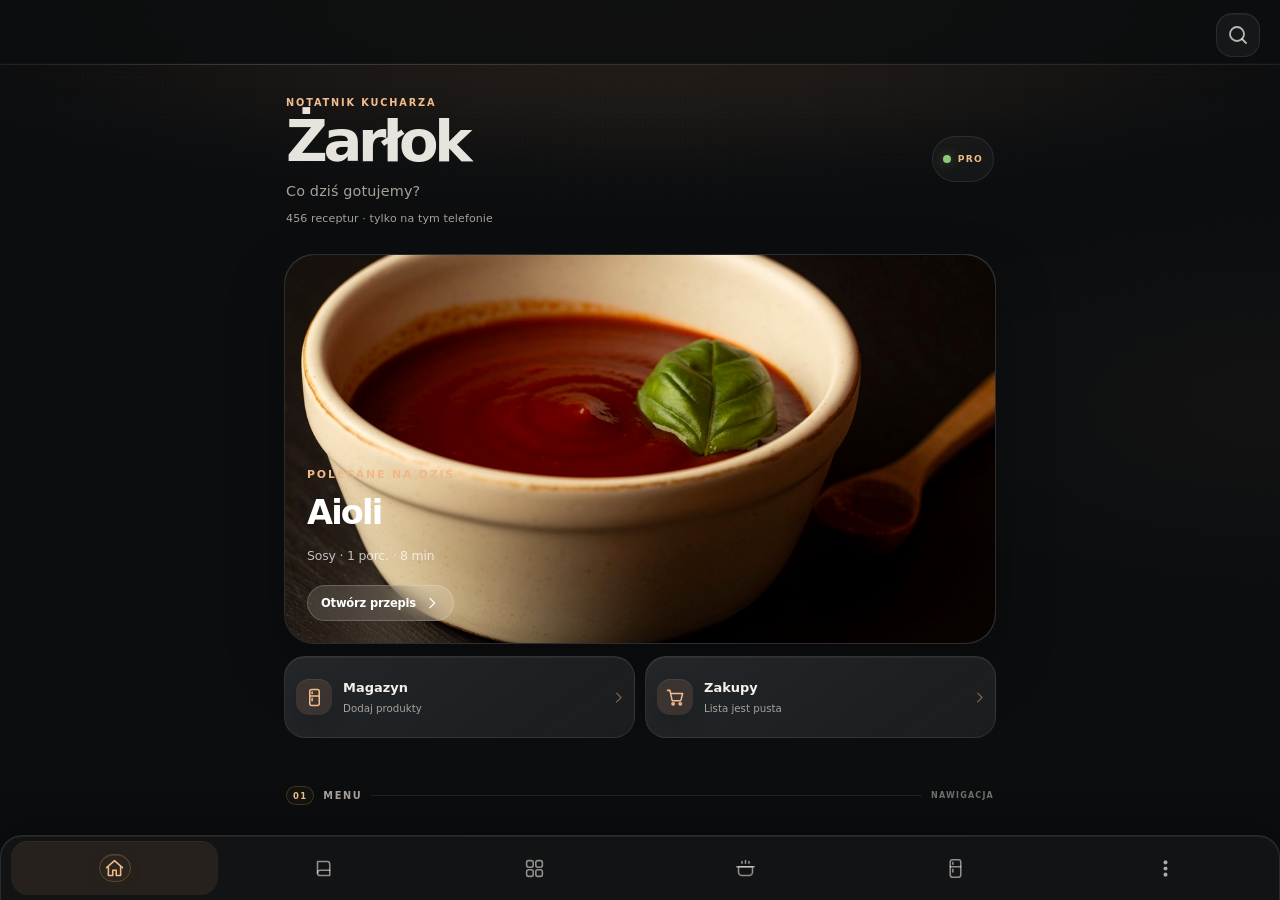
<file: index.html>
<!doctype html>
<html lang="pl" data-theme="dark">
<head>
  <meta charset="utf-8">
  <title>Żarłok</title>
  <meta name="viewport" content="width=device-width, initial-scale=1, viewport-fit=cover">
  <meta name="description" content="Żarłok — prywatny notatnik szefa kuchni: receptury, przeliczanie, procenty piekarskie, food cost, zakupy. Działa offline.">

  <!-- Kolor paska systemowego (jasny / ciemny) -->
  <meta name="theme-color" content="#0b0d0f">
  <meta name="color-scheme" content="dark light">

  <!-- iOS: aplikacja na ekranie początkowym -->
  <meta name="apple-mobile-web-app-capable" content="yes">
  <meta name="mobile-web-app-capable" content="yes">
  <meta name="apple-mobile-web-app-status-bar-style" content="default">
  <meta name="apple-mobile-web-app-title" content="Żarłok">
  <meta name="format-detection" content="telephone=no">
  <link rel="apple-touch-icon" href="apple-touch-icon.png">
  <link rel="icon" type="image/png" sizes="192x192" href="icon-192.png">
  <link rel="manifest" href="manifest.webmanifest">

  <link rel="stylesheet" href="styles.css?v=2.1.34">
  <link rel="stylesheet" href="start-final.css?v=2.1.34">
  <link rel="stylesheet" href="visual-system.css?v=2.1.34">
  <link rel="stylesheet" href="kucharzyna-visual.css?v=2.1.34">
  <link rel="stylesheet" href="claude-completion.css?v=2.1.34">

  <!-- Motyw ustawiany zanim pojawi się cokolwiek (brak błysku). Źródłem prawdy jest IndexedDB. -->
  <script>
    (function () {
      try {
        var t = localStorage.getItem('k:theme'), z = localStorage.getItem('k:tap'), s = localStorage.getItem('k:ts'), g = localStorage.getItem('k:glass'), tl = localStorage.getItem('k:tl');
        var d = document.documentElement;
        if (t) d.setAttribute('data-theme', t);
        if (z) d.setAttribute('data-tap', z);
        if (s) d.style.setProperty('--ts', String(+s / 100));
        if (g) d.style.setProperty('--glass', String(+g / 100));
        if (tl) d.setAttribute('data-tablabels', tl);
      } catch (e) {}
    })();
  </script>
  <style>
    #view.boot-shell {
      min-height: 100%;
      display: grid;
      place-items: center;
      padding: 30px;
    }
    .boot-shell-inner {
      display: grid;
      justify-items: center;
      gap: 12px;
      color: rgba(247,247,244,.72);
      text-align: center;
    }
    .boot-shell-mark {
      width: 72px;
      height: 72px;
      display: grid;
      place-items: center;
      border-radius: 50%;
      border: 1px solid rgba(242,184,75,.24);
      background: rgba(242,184,75,.055);
      color: #f2b84b;
      box-shadow: 0 0 0 9px rgba(242,184,75,.02);
      font-size: 30px;
    }
    .boot-shell-name {
      color: rgba(247,247,244,.92);
      font: 520 1.2rem -apple-system,BlinkMacSystemFont,"SF Pro Text",system-ui,sans-serif;
      letter-spacing: -.03em;
    }
    .boot-shell-note {
      color: rgba(247,247,244,.42);
      font: 500 .68rem -apple-system,BlinkMacSystemFont,"SF Pro Text",system-ui,sans-serif;
    }
  </style>
  <link rel="stylesheet" href="visual-redesign.css?v=2.1.34">
  <link rel="stylesheet" href="generated-art.css?v=2.1.34">
  <link rel="stylesheet" href="zarlok-v2.css?v=2.1.34">
  <link rel="stylesheet" href="design-overhaul.css?v=2.1.34">
  <link rel="stylesheet" href="mobile-polish.css?v=2.1.34">
  <link rel="stylesheet" href="art-direction.css?v=2.1.34">
</head>
<body>
  <div id="app">
    <main id="view" class="boot-shell" aria-live="polite">
    <div class="boot-shell-inner">
      <div class="boot-shell-mark" aria-hidden="true">👨‍🍳</div>
      <div class="boot-shell-name">Żarłok</div>
      <div class="boot-shell-note">Przygotowuję Twój notatnik…</div>
    </div>
  </main>
    <nav id="tabbar" aria-label="Główna nawigacja"></nav>
  </div>
  <div id="toasts" aria-live="polite"></div>
  <div id="overlays"></div>
  <noscript><p style="padding:24px;font:16px system-ui">Żarłok wymaga włączonego JavaScriptu.</p></noscript>
  <script>
    (function () {
      var shown = false;
      function showError(message) {
        if (shown) return;
        shown = true;
        var view = document.getElementById('view');
        if (!view) return;
        view.className = '';
        view.innerHTML =
          '<div style="min-height:100%;display:grid;place-items:center;padding:28px;text-align:center;color:#f7f7f4">' +
            '<div style="max-width:330px">' +
              '<div style="font-size:40px;margin-bottom:16px">⚠️</div>' +
              '<h2 style="margin:0 0 10px;font:600 24px system-ui">Żarłok nie wystartował</h2>' +
              '<p style="margin:0 0 16px;color:rgba(247,247,244,.55);font:14px/1.5 system-ui">Wystąpił błąd podczas ładowania aplikacji.</p>' +
              '<pre style="margin:0 0 18px;padding:12px;border:1px solid rgba(255,255,255,.1);border-radius:14px;white-space:pre-wrap;overflow:auto;max-height:150px;color:rgba(247,247,244,.7);font:11px/1.45 ui-monospace">' +
                String(message || 'Nieznany błąd').replace(/[<>&]/g, function (x) {
                  return x === '<' ? '&lt;' : x === '>' ? '&gt;' : '&amp;';
                }) +
              '</pre>' +
              '<button id="boot-retry" style="border:0;border-radius:999px;padding:13px 20px;background:#f7f7f4;color:#151515;font:600 14px system-ui">Uruchom ponownie</button>' +
            '</div>' +
          '</div>';
        var retry = document.getElementById('boot-retry');
        if (retry) retry.addEventListener('click', function () { location.reload(); });
      }

      window.addEventListener('error', function (event) {
        var file = event && event.filename ? String(event.filename) : '';
        var msg = event && event.error ? String(event.error.stack || event.error.message || event.error) : (event && event.message ? event.message : '');
        if (event && event.filename) msg += '\\nŹRÓDŁO: ' + event.filename + ':' + (event.lineno || 0) + ':' + (event.colno || 0);
        if (file.indexOf('app.js') >= 0 || file.indexOf('views-') >= 0 || file.indexOf('recipes.js') >= 0) {
          showError(msg || 'Błąd JavaScript podczas uruchamiania.');
        }
      });

      window.addEventListener('unhandledrejection', function (event) {
        var reason = event && event.reason;
        showError(reason && (reason.stack || reason.message) ? (reason.stack || reason.message) : String(reason || 'Nieobsłużony błąd Promise.'));
      });

      window.setTimeout(function () {
        var view = document.getElementById('view');
        if (view && view.className.indexOf('boot-shell') >= 0) {
          showError('Aplikacja nie odpowiedziała podczas uruchamiania.');
        }
      }, 8000);
    }());
  </script>
  <script type="module" src="app.js?v=2.1.34"></script>
</body>
</html>
</file>
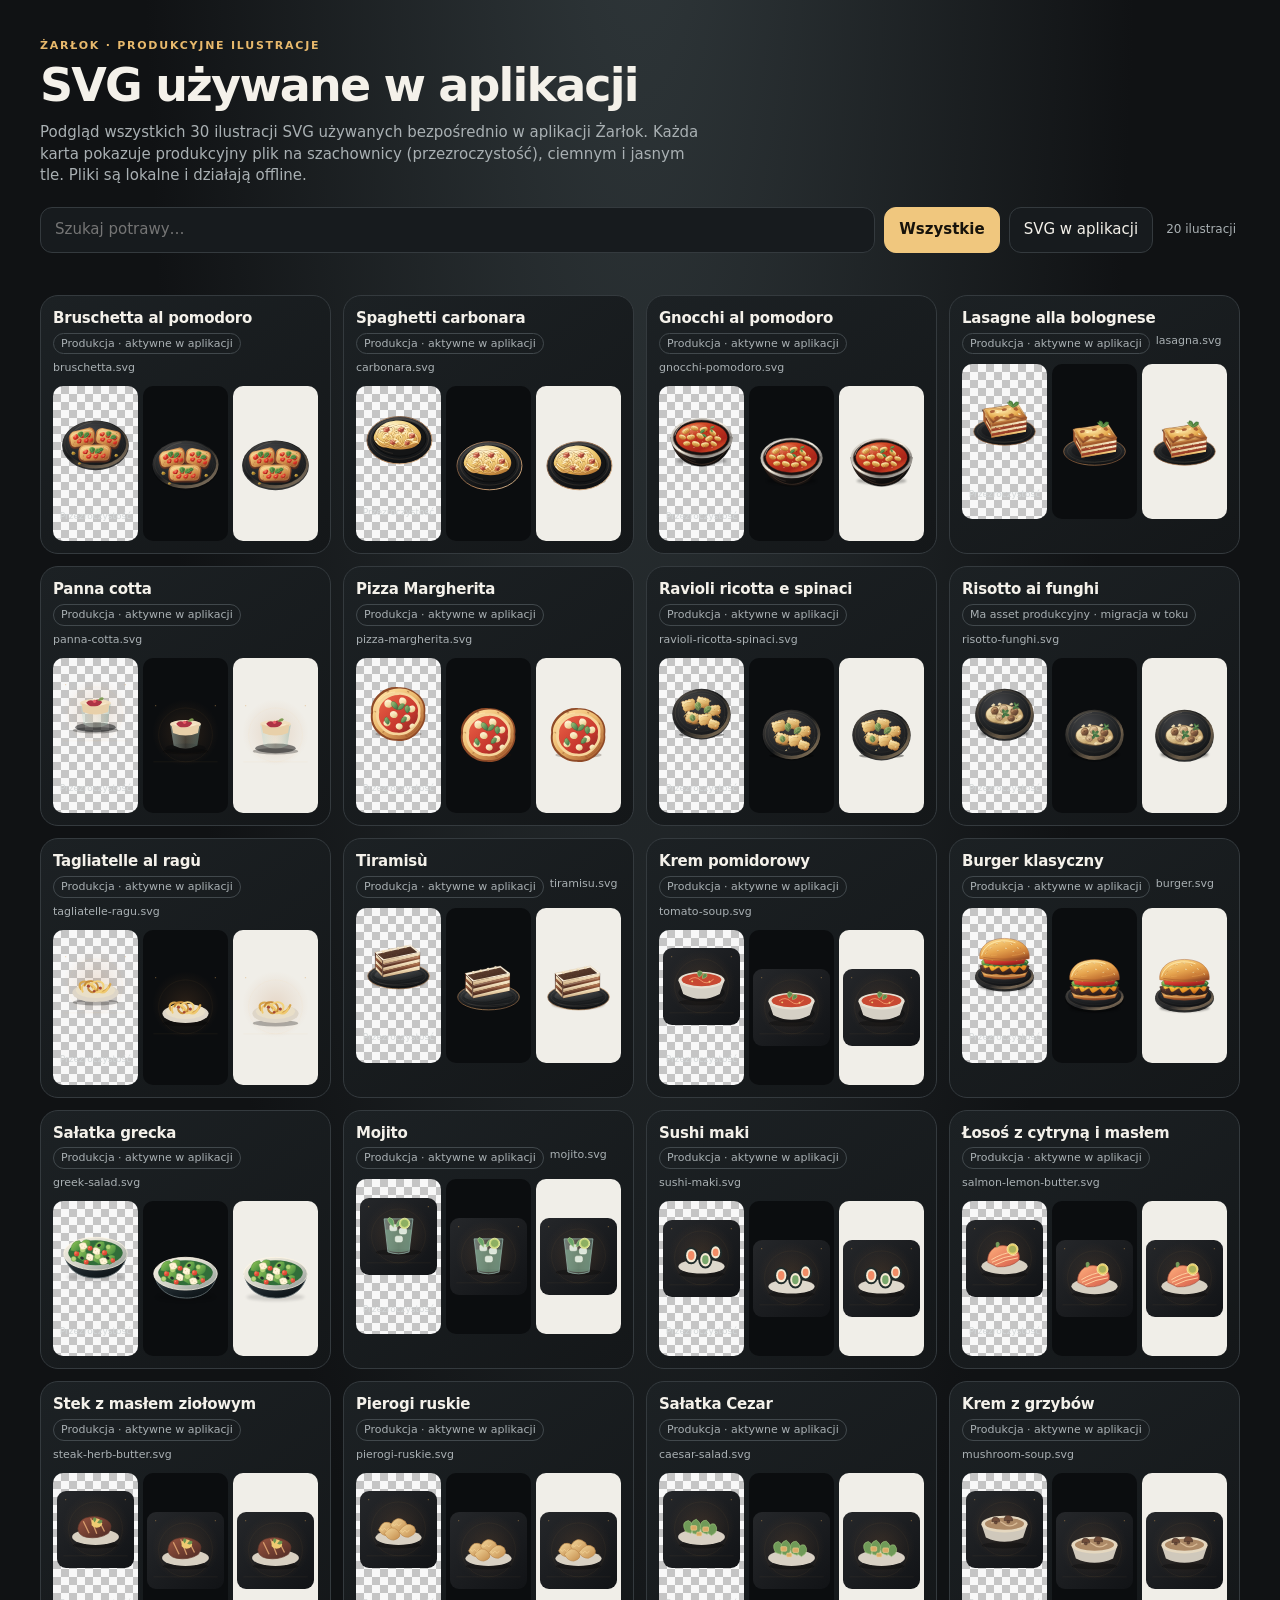
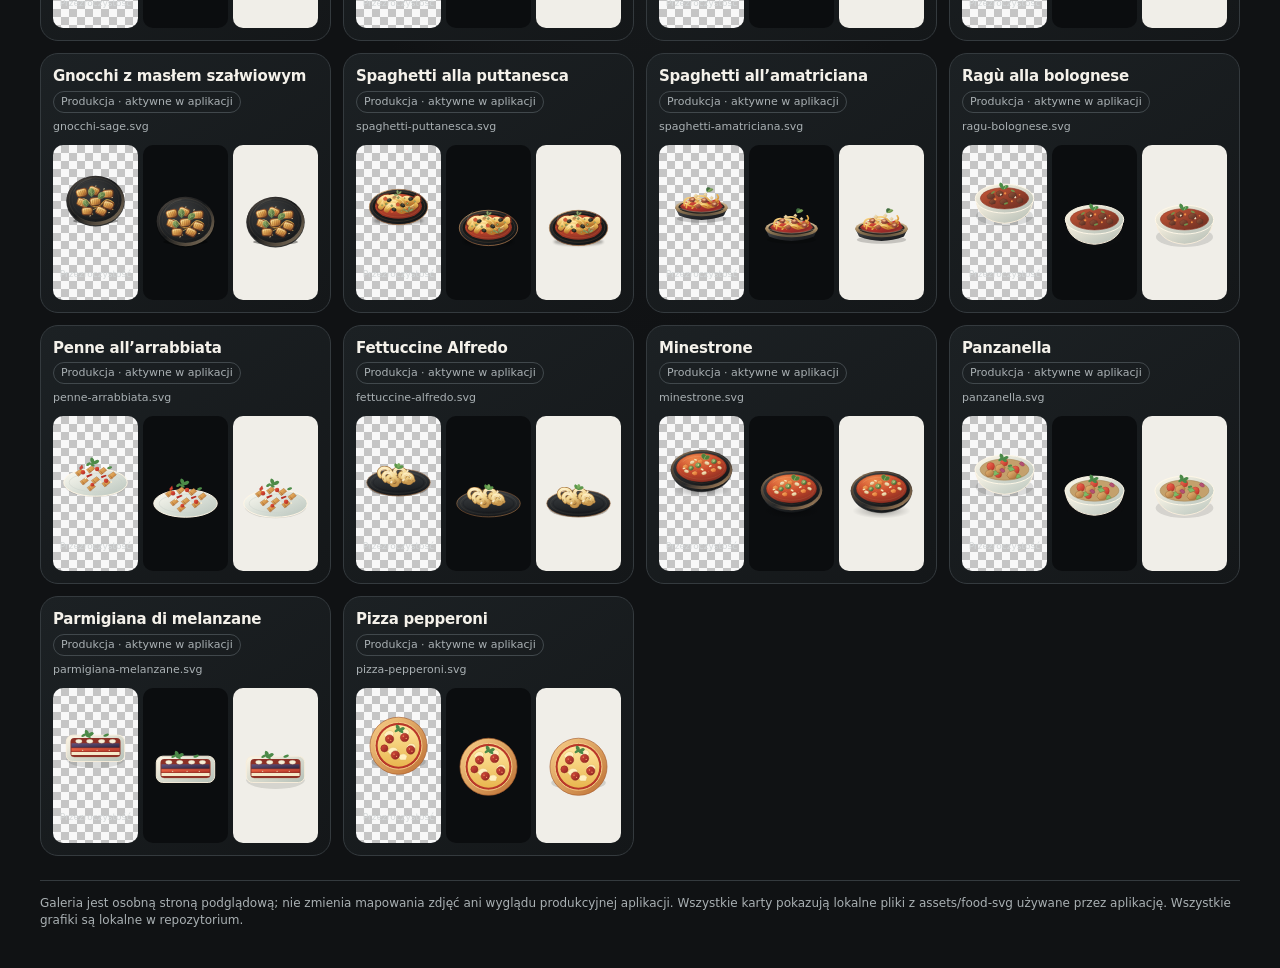
<file: svg-gallery.html>
<!doctype html>
<html lang="pl">
<head>
<meta charset="utf-8">
<meta name="viewport" content="width=device-width, initial-scale=1, viewport-fit=cover">
<meta name="color-scheme" content="dark">
<meta name="theme-color" content="#101214">
<title>Żarłok — galeria ilustracji SVG</title>
<style>
:root{color-scheme:dark;--bg:#101214;--panel:#191d20;--line:#343a3e;--text:#f4f1ea;--muted:#a9b0b3;--accent:#e8b96c}
*{box-sizing:border-box}
body{margin:0;background:radial-gradient(ellipse at 50% -10%,#30383b 0,var(--bg) 55%);color:var(--text);font:15px/1.45 -apple-system,BlinkMacSystemFont,"SF Pro Text",system-ui,sans-serif;padding:clamp(14px,3vw,30px)}
main{max-width:1200px;margin:auto}
header{padding:8px 0 22px}
.kicker{font-size:11px;letter-spacing:.16em;text-transform:uppercase;color:var(--accent);font-weight:800}
h1{font-size:clamp(28px,6vw,46px);line-height:1.04;letter-spacing:-.04em;margin:8px 0 12px}
p{color:var(--muted);max-width:70ch;margin:0}
.toolbar{display:flex;gap:9px;flex-wrap:wrap;margin:20px 0}
input,button{font:inherit;border:1px solid var(--line);border-radius:12px;background:#171b1e;color:var(--text);padding:11px 14px}
input{flex:1;min-width:190px}
button{cursor:pointer}
button[aria-pressed=true]{background:#f0c77e;color:#17130b;border-color:#f0c77e;font-weight:750}
#count{font-size:12px;color:var(--muted);align-self:center;padding:0 4px}
.grid{display:grid;grid-template-columns:repeat(2,minmax(0,1fr));gap:12px}
.card{min-width:0;overflow:hidden;border:1px solid var(--line);border-radius:18px;background:linear-gradient(145deg,#1c2124,#141719);padding:12px}
.card h2{font-size:15px;margin:0 0 3px;letter-spacing:-.015em}
.meta{font-size:11px;color:var(--muted);display:flex;gap:6px;flex-wrap:wrap}
.tag{border:1px solid #41484c;border-radius:99px;padding:2px 7px}
.preview{margin-top:10px;display:grid;grid-template-columns:repeat(3,minmax(0,1fr));gap:5px}
.swatch{height:clamp(92px,22vw,155px);display:grid;place-items:center;border-radius:10px;overflow:hidden;padding:4px}
.swatch img{width:100%;height:100%;object-fit:contain;display:block}
.swatch.checker{background-color:#eee;background-image:conic-gradient(#c5c5c5 25%,#f8f8f8 0 50%,#c5c5c5 0 75%,#f8f8f8 0);background-size:16px 16px}
.swatch.dark{background:#0b0d0f}
.swatch.light{background:#f0eee8}
.swatch small{font-size:9px;color:#697074;text-align:center}
.swatch.checker small,.swatch.dark small{color:#d4d8d9}
footer{margin:24px 0 8px;border-top:1px solid var(--line);padding-top:14px;color:var(--muted);font-size:12px}
@media(min-width:720px){.grid{grid-template-columns:repeat(3,minmax(0,1fr))}}
@media(min-width:1040px){.grid{grid-template-columns:repeat(4,minmax(0,1fr))}}
@media(prefers-reduced-motion:no-preference){.card{transition:transform .18s ease,border-color .18s ease}.card:hover{transform:translateY(-2px);border-color:#6d6250}}
</style>
</head>
<body>
<main>
<header>
<div class="kicker">Żarłok · produkcyjne ilustracje</div>
<h1>SVG używane w aplikacji</h1>
<p>Podgląd wszystkich 30 ilustracji SVG używanych bezpośrednio w aplikacji Żarłok. Każda karta pokazuje produkcyjny plik na szachownicy (przezroczystość), ciemnym i jasnym tle. Pliki są lokalne i działają offline.</p>
<div class="toolbar" role="search">
<input id="search" type="search" placeholder="Szukaj potrawy…" aria-label="Szukaj potrawy">
<button type="button" data-filter="all" aria-pressed="true">Wszystkie</button>

<button type="button" data-filter="production" aria-pressed="false">SVG w aplikacji</button>
<span id="count" aria-live="polite">20 ilustracji</span>
</div>
</header>
<section class="grid" id="gallery" aria-label="Ilustracje SVG">
<article class="card" data-kind="production" data-name="bruschetta al pomodoro">
<h2>Bruschetta al pomodoro</h2><div class="meta"><span class="tag">Produkcja · aktywne w aplikacji</span><span>bruschetta.svg</span></div>
<div class="preview"><div class="swatch checker"><img src="assets/food-svg/bruschetta.svg" alt="Bruschetta na szachownicy" loading="lazy"><small>Przezroczystość</small></div><div class="swatch dark"><img src="assets/food-svg/bruschetta.svg" alt="Bruschetta na ciemnym tle" loading="lazy"></div><div class="swatch light"><img src="assets/food-svg/bruschetta.svg" alt="Bruschetta na jasnym tle" loading="lazy"></div></div></article>
<article class="card" data-kind="production" data-name="spaghetti carbonara">
<h2>Spaghetti carbonara</h2><div class="meta"><span class="tag">Produkcja · aktywne w aplikacji</span><span>carbonara.svg</span></div>
<div class="preview"><div class="swatch checker"><img src="assets/food-svg/carbonara.svg" alt="Carbonara na szachownicy" loading="lazy"><small>Przezroczystość</small></div><div class="swatch dark"><img src="assets/food-svg/carbonara.svg" alt="Carbonara na ciemnym tle" loading="lazy"></div><div class="swatch light"><img src="assets/food-svg/carbonara.svg" alt="Carbonara na jasnym tle" loading="lazy"></div></div></article>
<article class="card" data-kind="production" data-name="gnocchi al pomodoro">
<h2>Gnocchi al pomodoro</h2><div class="meta"><span class="tag">Produkcja · aktywne w aplikacji</span><span>gnocchi-pomodoro.svg</span></div>
<div class="preview"><div class="swatch checker"><img src="assets/food-svg/gnocchi-pomodoro.svg" alt="Gnocchi na szachownicy" loading="lazy"><small>Przezroczystość</small></div><div class="swatch dark"><img src="assets/food-svg/gnocchi-pomodoro.svg" alt="Gnocchi na ciemnym tle" loading="lazy"></div><div class="swatch light"><img src="assets/food-svg/gnocchi-pomodoro.svg" alt="Gnocchi na jasnym tle" loading="lazy"></div></div></article>
<article class="card" data-kind="production" data-name="lasagne alla bolognese">
<h2>Lasagne alla bolognese</h2><div class="meta"><span class="tag">Produkcja · aktywne w aplikacji</span><span>lasagna.svg</span></div>
<div class="preview"><div class="swatch checker"><img src="assets/food-svg/lasagna.svg" alt="Lasagne na szachownicy" loading="lazy"><small>Przezroczystość</small></div><div class="swatch dark"><img src="assets/food-svg/lasagna.svg" alt="Lasagne na ciemnym tle" loading="lazy"></div><div class="swatch light"><img src="assets/food-svg/lasagna.svg" alt="Lasagne na jasnym tle" loading="lazy"></div></div></article>
<article class="card" data-kind="production" data-name="panna cotta">
<h2>Panna cotta</h2><div class="meta"><span class="tag">Produkcja · aktywne w aplikacji</span><span>panna-cotta.svg</span></div>
<div class="preview"><div class="swatch checker"><img src="assets/food-svg/panna-cotta.svg" alt="Panna cotta na szachownicy" loading="lazy"><small>Przezroczystość</small></div><div class="swatch dark"><img src="assets/food-svg/panna-cotta.svg" alt="Panna cotta na ciemnym tle" loading="lazy"></div><div class="swatch light"><img src="assets/food-svg/panna-cotta.svg" alt="Panna cotta na jasnym tle" loading="lazy"></div></div></article>
<article class="card" data-kind="production" data-name="pizza margherita">
<h2>Pizza Margherita</h2><div class="meta"><span class="tag">Produkcja · aktywne w aplikacji</span><span>pizza-margherita.svg</span></div>
<div class="preview"><div class="swatch checker"><img src="assets/food-svg/pizza-margherita.svg" alt="Pizza Margherita na szachownicy" loading="lazy"><small>Przezroczystość</small></div><div class="swatch dark"><img src="assets/food-svg/pizza-margherita.svg" alt="Pizza Margherita na ciemnym tle" loading="lazy"></div><div class="swatch light"><img src="assets/food-svg/pizza-margherita.svg" alt="Pizza Margherita na jasnym tle" loading="lazy"></div></div></article>
<article class="card" data-kind="production" data-name="ravioli ricotta e spinaci">
<h2>Ravioli ricotta e spinaci</h2><div class="meta"><span class="tag">Produkcja · aktywne w aplikacji</span><span>ravioli-ricotta-spinaci.svg</span></div>
<div class="preview"><div class="swatch checker"><img src="assets/food-svg/ravioli-ricotta-spinaci.svg" alt="Ravioli na szachownicy" loading="lazy"><small>Przezroczystość</small></div><div class="swatch dark"><img src="assets/food-svg/ravioli-ricotta-spinaci.svg" alt="Ravioli na ciemnym tle" loading="lazy"></div><div class="swatch light"><img src="assets/food-svg/ravioli-ricotta-spinaci.svg" alt="Ravioli na jasnym tle" loading="lazy"></div></div></article>
<article class="card" data-kind="production" data-name="risotto ai funghi">
<h2>Risotto ai funghi</h2><div class="meta"><span class="tag">Ma asset produkcyjny · migracja w toku</span><span>risotto-funghi.svg</span></div>
<div class="preview"><div class="swatch checker"><img src="assets/food-svg/risotto-funghi.svg" alt="Risotto na szachownicy" loading="lazy"><small>Przezroczystość</small></div><div class="swatch dark"><img src="assets/food-svg/risotto-funghi.svg" alt="Risotto na ciemnym tle" loading="lazy"></div><div class="swatch light"><img src="assets/food-svg/risotto-funghi.svg" alt="Risotto na jasnym tle" loading="lazy"></div></div></article>
<article class="card" data-kind="production" data-name="tagliatelle al ragu">
<h2>Tagliatelle al ragù</h2><div class="meta"><span class="tag">Produkcja · aktywne w aplikacji</span><span>tagliatelle-ragu.svg</span></div>
<div class="preview"><div class="swatch checker"><img src="assets/food-svg/tagliatelle-ragu.svg" alt="Tagliatelle na szachownicy" loading="lazy"><small>Przezroczystość</small></div><div class="swatch dark"><img src="assets/food-svg/tagliatelle-ragu.svg" alt="Tagliatelle na ciemnym tle" loading="lazy"></div><div class="swatch light"><img src="assets/food-svg/tagliatelle-ragu.svg" alt="Tagliatelle na jasnym tle" loading="lazy"></div></div></article>
<article class="card" data-kind="production" data-name="tiramisu">
<h2>Tiramisù</h2><div class="meta"><span class="tag">Produkcja · aktywne w aplikacji</span><span>tiramisu.svg</span></div>
<div class="preview"><div class="swatch checker"><img src="assets/food-svg/tiramisu.svg" alt="Tiramisù na szachownicy" loading="lazy"><small>Przezroczystość</small></div><div class="swatch dark"><img src="assets/food-svg/tiramisu.svg" alt="Tiramisù na ciemnym tle" loading="lazy"></div><div class="swatch light"><img src="assets/food-svg/tiramisu.svg" alt="Tiramisù na jasnym tle" loading="lazy"></div></div></article>
<article class="card" data-kind="production" data-name="krem pomidorowy">
<h2>Krem pomidorowy</h2><div class="meta"><span class="tag">Produkcja · aktywne w aplikacji</span><span>tomato-soup.svg</span></div>
<div class="preview"><div class="swatch checker"><img src="assets/food-svg/tomato-soup.svg" alt="Krem pomidorowy na szachownicy" loading="lazy"><small>Przezroczystość</small></div><div class="swatch dark"><img src="assets/food-svg/tomato-soup.svg" alt="Krem pomidorowy na ciemnym tle" loading="lazy"></div><div class="swatch light"><img src="assets/food-svg/tomato-soup.svg" alt="Krem pomidorowy na jasnym tle" loading="lazy"></div></div></article>
<article class="card" data-kind="production" data-name="burger klasyczny">
<h2>Burger klasyczny</h2><div class="meta"><span class="tag">Produkcja · aktywne w aplikacji</span><span>burger.svg</span></div>
<div class="preview"><div class="swatch checker"><img src="assets/food-svg/burger.svg" alt="Burger na szachownicy" loading="lazy"><small>Przezroczystość</small></div><div class="swatch dark"><img src="assets/food-svg/burger.svg" alt="Burger na ciemnym tle" loading="lazy"></div><div class="swatch light"><img src="assets/food-svg/burger.svg" alt="Burger na jasnym tle" loading="lazy"></div></div></article>
<article class="card" data-kind="production" data-name="salatka grecka">
<h2>Sałatka grecka</h2><div class="meta"><span class="tag">Produkcja · aktywne w aplikacji</span><span>greek-salad.svg</span></div>
<div class="preview"><div class="swatch checker"><img src="assets/food-svg/greek-salad.svg" alt="Sałatka grecka na szachownicy" loading="lazy"><small>Przezroczystość</small></div><div class="swatch dark"><img src="assets/food-svg/greek-salad.svg" alt="Sałatka grecka na ciemnym tle" loading="lazy"></div><div class="swatch light"><img src="assets/food-svg/greek-salad.svg" alt="Sałatka grecka na jasnym tle" loading="lazy"></div></div></article>
<article class="card" data-kind="production" data-name="mojito">
<h2>Mojito</h2><div class="meta"><span class="tag">Produkcja · aktywne w aplikacji</span><span>mojito.svg</span></div>
<div class="preview"><div class="swatch checker"><img src="assets/food-svg/mojito.svg" alt="Mojito na szachownicy" loading="lazy"><small>Przezroczystość</small></div><div class="swatch dark"><img src="assets/food-svg/mojito.svg" alt="Mojito na ciemnym tle" loading="lazy"></div><div class="swatch light"><img src="assets/food-svg/mojito.svg" alt="Mojito na jasnym tle" loading="lazy"></div></div></article>
<article class="card" data-kind="production" data-name="sushi maki">
<h2>Sushi maki</h2><div class="meta"><span class="tag">Produkcja · aktywne w aplikacji</span><span>sushi-maki.svg</span></div>
<div class="preview"><div class="swatch checker"><img src="assets/food-svg/sushi-maki.svg" alt="Sushi maki na szachownicy" loading="lazy"><small>Przezroczystość</small></div><div class="swatch dark"><img src="assets/food-svg/sushi-maki.svg" alt="Sushi maki na ciemnym tle" loading="lazy"></div><div class="swatch light"><img src="assets/food-svg/sushi-maki.svg" alt="Sushi maki na jasnym tle" loading="lazy"></div></div></article>
<article class="card" data-kind="production" data-name="losos cytryna maslo">
<h2>Łosoś z cytryną i masłem</h2><div class="meta"><span class="tag">Produkcja · aktywne w aplikacji</span><span>salmon-lemon-butter.svg</span></div>
<div class="preview"><div class="swatch checker"><img src="assets/food-svg/salmon-lemon-butter.svg" alt="Łosoś na szachownicy" loading="lazy"><small>Przezroczystość</small></div><div class="swatch dark"><img src="assets/food-svg/salmon-lemon-butter.svg" alt="Łosoś na ciemnym tle" loading="lazy"></div><div class="swatch light"><img src="assets/food-svg/salmon-lemon-butter.svg" alt="Łosoś na jasnym tle" loading="lazy"></div></div></article>
<article class="card" data-kind="production" data-name="stek maslo ziolowe">
<h2>Stek z masłem ziołowym</h2><div class="meta"><span class="tag">Produkcja · aktywne w aplikacji</span><span>steak-herb-butter.svg</span></div>
<div class="preview"><div class="swatch checker"><img src="assets/food-svg/steak-herb-butter.svg" alt="Stek na szachownicy" loading="lazy"><small>Przezroczystość</small></div><div class="swatch dark"><img src="assets/food-svg/steak-herb-butter.svg" alt="Stek na ciemnym tle" loading="lazy"></div><div class="swatch light"><img src="assets/food-svg/steak-herb-butter.svg" alt="Stek na jasnym tle" loading="lazy"></div></div></article>
<article class="card" data-kind="production" data-name="pierogi ruskie">
<h2>Pierogi ruskie</h2><div class="meta"><span class="tag">Produkcja · aktywne w aplikacji</span><span>pierogi-ruskie.svg</span></div>
<div class="preview"><div class="swatch checker"><img src="assets/food-svg/pierogi-ruskie.svg" alt="Pierogi ruskie na szachownicy" loading="lazy"><small>Przezroczystość</small></div><div class="swatch dark"><img src="assets/food-svg/pierogi-ruskie.svg" alt="Pierogi ruskie na ciemnym tle" loading="lazy"></div><div class="swatch light"><img src="assets/food-svg/pierogi-ruskie.svg" alt="Pierogi ruskie na jasnym tle" loading="lazy"></div></div></article>
<article class="card" data-kind="production" data-name="salatka cezar">
<h2>Sałatka Cezar</h2><div class="meta"><span class="tag">Produkcja · aktywne w aplikacji</span><span>caesar-salad.svg</span></div>
<div class="preview"><div class="swatch checker"><img src="assets/food-svg/caesar-salad.svg" alt="Sałatka Cezar na szachownicy" loading="lazy"><small>Przezroczystość</small></div><div class="swatch dark"><img src="assets/food-svg/caesar-salad.svg" alt="Sałatka Cezar na ciemnym tle" loading="lazy"></div><div class="swatch light"><img src="assets/food-svg/caesar-salad.svg" alt="Sałatka Cezar na jasnym tle" loading="lazy"></div></div></article>
<article class="card" data-kind="production" data-name="krem z grzybow">
<h2>Krem z grzybów</h2><div class="meta"><span class="tag">Produkcja · aktywne w aplikacji</span><span>mushroom-soup.svg</span></div>
<div class="preview"><div class="swatch checker"><img src="assets/food-svg/mushroom-soup.svg" alt="Krem z grzybów na szachownicy" loading="lazy"><small>Przezroczystość</small></div><div class="swatch dark"><img src="assets/food-svg/mushroom-soup.svg" alt="Krem z grzybów na ciemnym tle" loading="lazy"></div><div class="swatch light"><img src="assets/food-svg/mushroom-soup.svg" alt="Krem z grzybów na jasnym tle" loading="lazy"></div></div></article>


<article class="card" data-kind="production" data-name="gnocchi z maslem szalwiowym">
<h2>Gnocchi z masłem szałwiowym</h2><div class="meta"><span class="tag">Produkcja · aktywne w aplikacji</span><span>gnocchi-sage.svg</span></div>
<div class="preview"><div class="swatch checker"><img src="assets/food-svg/gnocchi-sage.svg" alt="Gnocchi z masłem szałwiowym na szachownicy" loading="lazy"><small>Przezroczystość</small></div><div class="swatch dark"><img src="assets/food-svg/gnocchi-sage.svg" alt="Gnocchi z masłem szałwiowym na ciemnym tle" loading="lazy"></div><div class="swatch light"><img src="assets/food-svg/gnocchi-sage.svg" alt="Gnocchi z masłem szałwiowym na jasnym tle" loading="lazy"></div></div></article>
<article class="card" data-kind="production" data-name="spaghetti alla puttanesca">
<h2>Spaghetti alla puttanesca</h2><div class="meta"><span class="tag">Produkcja · aktywne w aplikacji</span><span>spaghetti-puttanesca.svg</span></div>
<div class="preview"><div class="swatch checker"><img src="assets/food-svg/spaghetti-puttanesca.svg" alt="Spaghetti alla puttanesca na szachownicy" loading="lazy"><small>Przezroczystość</small></div><div class="swatch dark"><img src="assets/food-svg/spaghetti-puttanesca.svg" alt="Spaghetti alla puttanesca na ciemnym tle" loading="lazy"></div><div class="swatch light"><img src="assets/food-svg/spaghetti-puttanesca.svg" alt="Spaghetti alla puttanesca na jasnym tle" loading="lazy"></div></div></article>
<article class="card" data-kind="production" data-name="spaghetti all amatriciana">
<h2>Spaghetti all’amatriciana</h2><div class="meta"><span class="tag">Produkcja · aktywne w aplikacji</span><span>spaghetti-amatriciana.svg</span></div>
<div class="preview"><div class="swatch checker"><img src="assets/food-svg/spaghetti-amatriciana.svg" alt="Spaghetti all’amatriciana na szachownicy" loading="lazy"><small>Przezroczystość</small></div><div class="swatch dark"><img src="assets/food-svg/spaghetti-amatriciana.svg" alt="Spaghetti all’amatriciana na ciemnym tle" loading="lazy"></div><div class="swatch light"><img src="assets/food-svg/spaghetti-amatriciana.svg" alt="Spaghetti all’amatriciana na jasnym tle" loading="lazy"></div></div></article>
<article class="card" data-kind="production" data-name="ragu alla bolognese">
<h2>Ragù alla bolognese</h2><div class="meta"><span class="tag">Produkcja · aktywne w aplikacji</span><span>ragu-bolognese.svg</span></div>
<div class="preview"><div class="swatch checker"><img src="assets/food-svg/ragu-bolognese.svg" alt="Ragù alla bolognese na szachownicy" loading="lazy"><small>Przezroczystość</small></div><div class="swatch dark"><img src="assets/food-svg/ragu-bolognese.svg" alt="Ragù alla bolognese na ciemnym tle" loading="lazy"></div><div class="swatch light"><img src="assets/food-svg/ragu-bolognese.svg" alt="Ragù alla bolognese na jasnym tle" loading="lazy"></div></div></article>
<article class="card" data-kind="production" data-name="penne all arrabbiata">
<h2>Penne all’arrabbiata</h2><div class="meta"><span class="tag">Produkcja · aktywne w aplikacji</span><span>penne-arrabbiata.svg</span></div>
<div class="preview"><div class="swatch checker"><img src="assets/food-svg/penne-arrabbiata.svg" alt="Penne all’arrabbiata na szachownicy" loading="lazy"><small>Przezroczystość</small></div><div class="swatch dark"><img src="assets/food-svg/penne-arrabbiata.svg" alt="Penne all’arrabbiata na ciemnym tle" loading="lazy"></div><div class="swatch light"><img src="assets/food-svg/penne-arrabbiata.svg" alt="Penne all’arrabbiata na jasnym tle" loading="lazy"></div></div></article>
<article class="card" data-kind="production" data-name="fettuccine alfredo">
<h2>Fettuccine Alfredo</h2><div class="meta"><span class="tag">Produkcja · aktywne w aplikacji</span><span>fettuccine-alfredo.svg</span></div>
<div class="preview"><div class="swatch checker"><img src="assets/food-svg/fettuccine-alfredo.svg" alt="Fettuccine Alfredo na szachownicy" loading="lazy"><small>Przezroczystość</small></div><div class="swatch dark"><img src="assets/food-svg/fettuccine-alfredo.svg" alt="Fettuccine Alfredo na ciemnym tle" loading="lazy"></div><div class="swatch light"><img src="assets/food-svg/fettuccine-alfredo.svg" alt="Fettuccine Alfredo na jasnym tle" loading="lazy"></div></div></article>
<article class="card" data-kind="production" data-name="minestrone">
<h2>Minestrone</h2><div class="meta"><span class="tag">Produkcja · aktywne w aplikacji</span><span>minestrone.svg</span></div>
<div class="preview"><div class="swatch checker"><img src="assets/food-svg/minestrone.svg" alt="Minestrone na szachownicy" loading="lazy"><small>Przezroczystość</small></div><div class="swatch dark"><img src="assets/food-svg/minestrone.svg" alt="Minestrone na ciemnym tle" loading="lazy"></div><div class="swatch light"><img src="assets/food-svg/minestrone.svg" alt="Minestrone na jasnym tle" loading="lazy"></div></div></article>
<article class="card" data-kind="production" data-name="panzanella">
<h2>Panzanella</h2><div class="meta"><span class="tag">Produkcja · aktywne w aplikacji</span><span>panzanella.svg</span></div>
<div class="preview"><div class="swatch checker"><img src="assets/food-svg/panzanella.svg" alt="Panzanella na szachownicy" loading="lazy"><small>Przezroczystość</small></div><div class="swatch dark"><img src="assets/food-svg/panzanella.svg" alt="Panzanella na ciemnym tle" loading="lazy"></div><div class="swatch light"><img src="assets/food-svg/panzanella.svg" alt="Panzanella na jasnym tle" loading="lazy"></div></div></article>
<article class="card" data-kind="production" data-name="parmigiana di melanzane">
<h2>Parmigiana di melanzane</h2><div class="meta"><span class="tag">Produkcja · aktywne w aplikacji</span><span>parmigiana-melanzane.svg</span></div>
<div class="preview"><div class="swatch checker"><img src="assets/food-svg/parmigiana-melanzane.svg" alt="Parmigiana di melanzane na szachownicy" loading="lazy"><small>Przezroczystość</small></div><div class="swatch dark"><img src="assets/food-svg/parmigiana-melanzane.svg" alt="Parmigiana di melanzane na ciemnym tle" loading="lazy"></div><div class="swatch light"><img src="assets/food-svg/parmigiana-melanzane.svg" alt="Parmigiana di melanzane na jasnym tle" loading="lazy"></div></div></article>
<article class="card" data-kind="production" data-name="pizza pepperoni">
<h2>Pizza pepperoni</h2><div class="meta"><span class="tag">Produkcja · aktywne w aplikacji</span><span>pizza-pepperoni.svg</span></div>
<div class="preview"><div class="swatch checker"><img src="assets/food-svg/pizza-pepperoni.svg" alt="Pizza pepperoni na szachownicy" loading="lazy"><small>Przezroczystość</small></div><div class="swatch dark"><img src="assets/food-svg/pizza-pepperoni.svg" alt="Pizza pepperoni na ciemnym tle" loading="lazy"></div><div class="swatch light"><img src="assets/food-svg/pizza-pepperoni.svg" alt="Pizza pepperoni na jasnym tle" loading="lazy"></div></div></article>
</section>
<footer>Galeria jest osobną stroną podglądową; nie zmienia mapowania zdjęć ani wyglądu produkcyjnej aplikacji. Wszystkie karty pokazują lokalne pliki z assets/food-svg używane przez aplikację. Wszystkie grafiki są lokalne w repozytorium.</footer>
</main>
<script>
const cards=[...document.querySelectorAll('.card')];
const search=document.querySelector('#search');
const count=document.querySelector('#count');
let filter='all';
function update(){let visible=0;for(const card of cards){const matches=card.dataset.name.includes(search.value.trim().toLocaleLowerCase('pl'));const kind=filter==='all'||(filter==='production'?card.dataset.kind==='production':card.dataset.kind==='prototype');card.hidden=!(matches&&kind);if(!card.hidden)visible++;}count.textContent=visible+' ilustracji';}
search.addEventListener('input',update);
for(const button of document.querySelectorAll('[data-filter]'))button.addEventListener('click',()=>{filter=button.dataset.filter;for(const other of document.querySelectorAll('[data-filter]'))other.setAttribute('aria-pressed',String(other===button));update();});
</script>
</body>
</html>
</file>
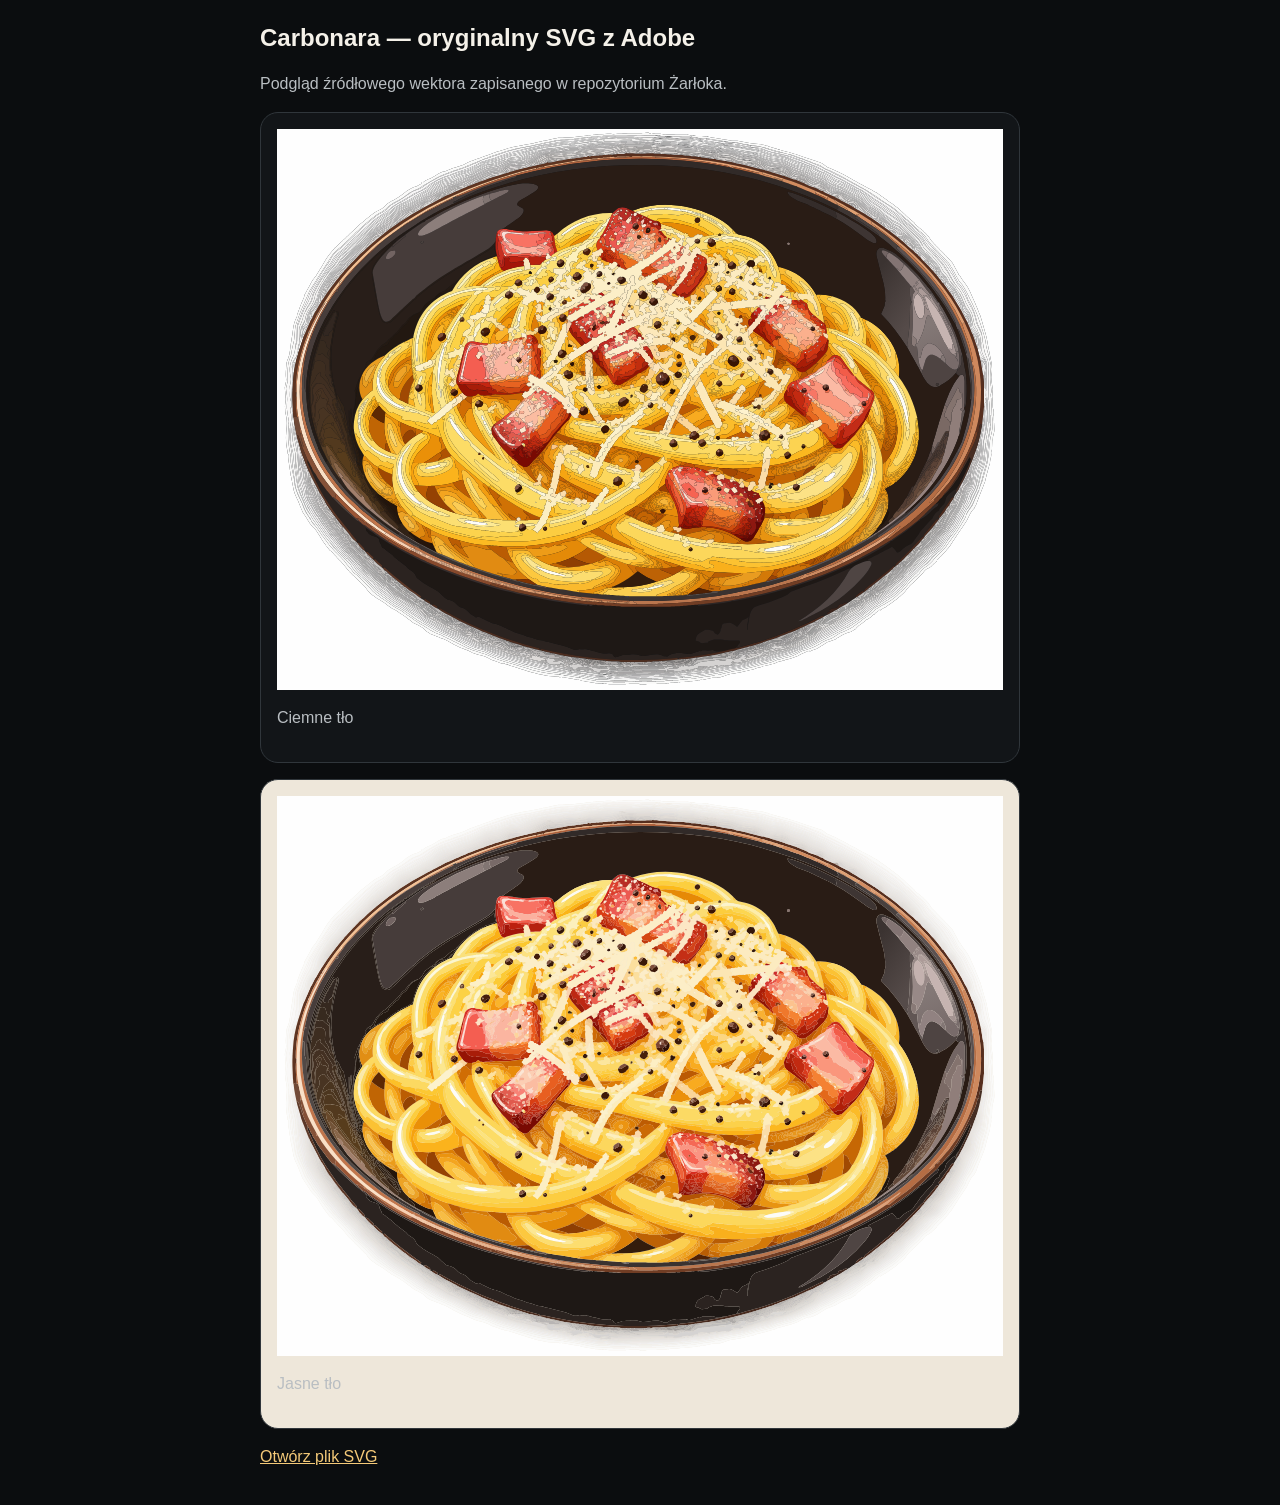
<file: design/carbonara-original-preview.html>
<!doctype html>
<html lang="pl">
<head>
<meta charset="utf-8">
<meta name="viewport" content="width=device-width,initial-scale=1,viewport-fit=cover">
<title>Żarłok — Carbonara SVG</title>
<style>
*{box-sizing:border-box}body{margin:0;padding:20px;background:#0b0d0f;color:#f5f1e9;font:16px/1.5 -apple-system,BlinkMacSystemFont,sans-serif}
main{max-width:760px;margin:auto}h1{font-size:24px;margin:0 0 8px}p{color:#b9bec2}
.panel{background:#121518;border:1px solid #30363b;border-radius:18px;padding:16px;margin:16px 0}
.light{background:#eee7da}
img{display:block;width:100%;height:auto;max-height:75vh;object-fit:contain}
a{color:#f4c978}
</style>
</head>
<body><main>
<h1>Carbonara — oryginalny SVG z Adobe</h1>
<p>Podgląd źródłowego wektora zapisanego w repozytorium Żarłoka.</p>
<div class="panel"><img src="svg-detailed/carbonara-original.svg" alt="Carbonara — ciemne tło"><p>Ciemne tło</p></div>
<div class="panel light"><img src="svg-detailed/carbonara-original.svg" alt="Carbonara — jasne tło"><p>Jasne tło</p></div>
<p><a href="svg-detailed/carbonara-original.svg">Otwórz plik SVG</a></p>
</main></body></html>
</file>
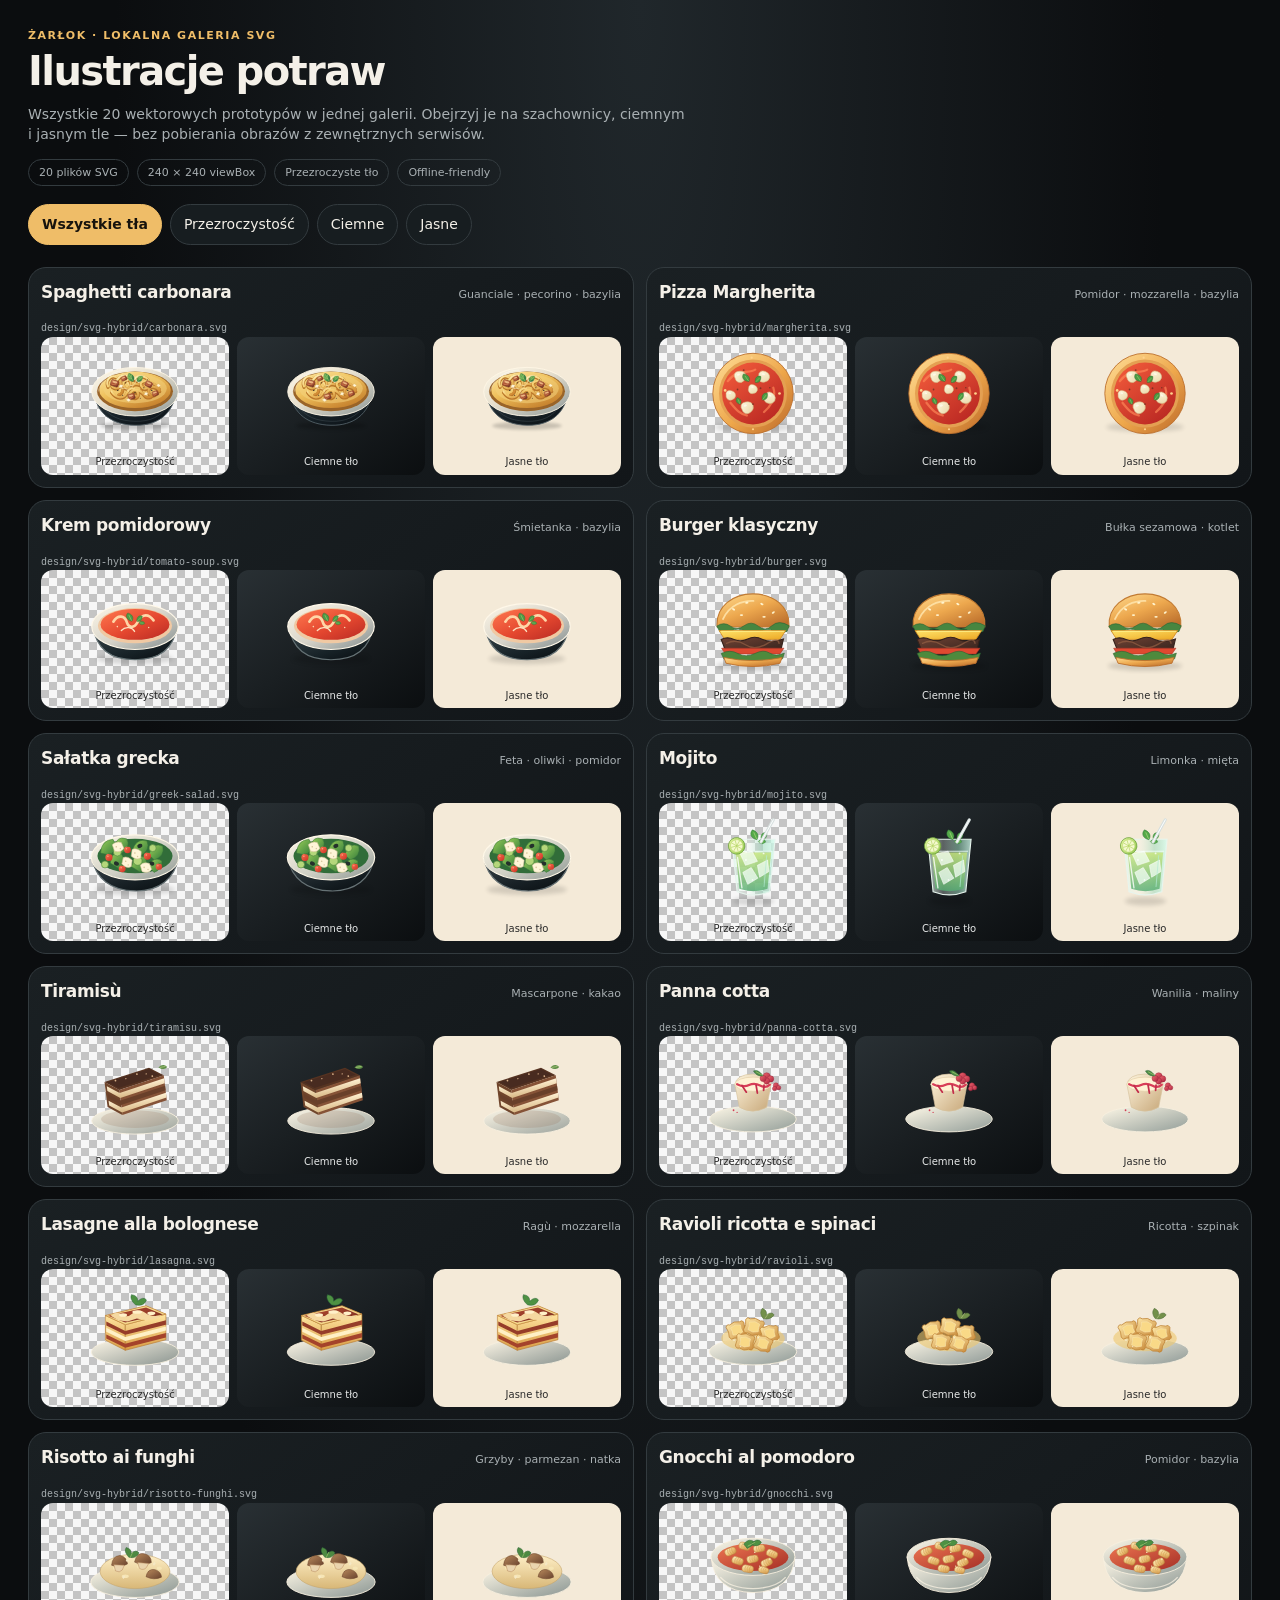
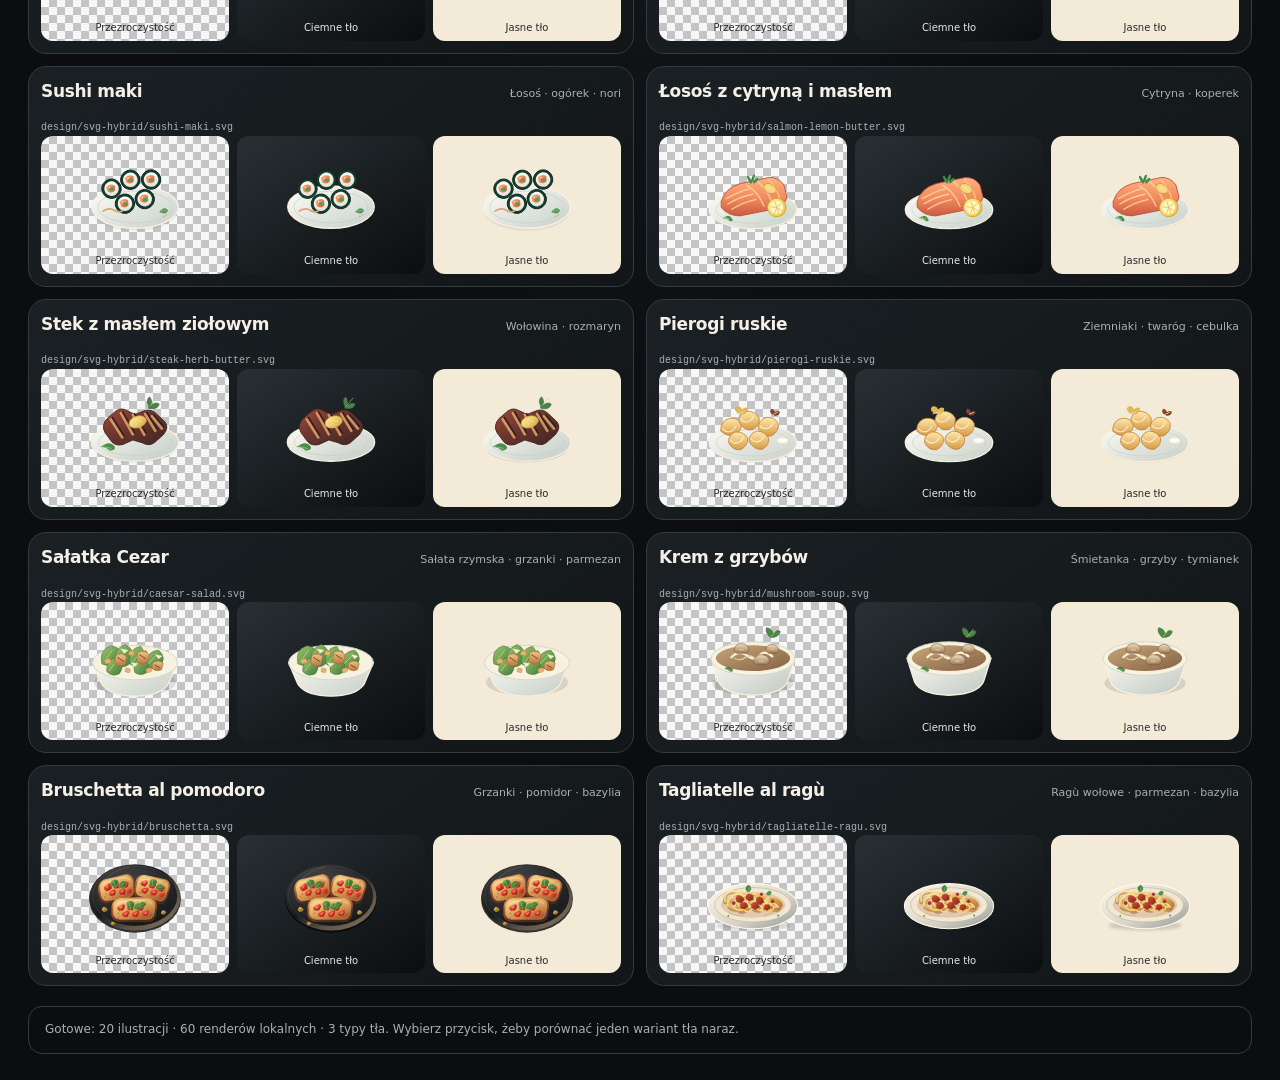
<file: design/svg-art-gallery.html>
<!doctype html>
<html lang="pl">
<head>
<meta charset="utf-8">
<meta name="viewport" content="width=device-width, initial-scale=1, viewport-fit=cover">
<meta name="color-scheme" content="dark light">
<title>Żarłok — galeria SVG premium</title>
<style>
:root{color-scheme:dark;--page:#0b0d0f;--card:#151a1d;--line:#333b3f;--ink:#f4f0e8;--muted:#a9b0b3;--accent:#efbd68}
*{box-sizing:border-box}
body{margin:0;padding:clamp(12px,3vw,28px);background:radial-gradient(ellipse at top,#20272b 0%,var(--page) 58%);color:var(--ink);font:14px/1.45 -apple-system,BlinkMacSystemFont,"SF Pro Text",system-ui,sans-serif}
main{max-width:1240px;margin:0 auto}
header{margin:0 0 22px}.eyebrow{text-transform:uppercase;letter-spacing:.14em;font-size:11px;color:var(--accent);font-weight:800}
h1{font-size:clamp(26px,5vw,40px);line-height:1.08;letter-spacing:-.04em;margin:.4rem 0 .65rem}
p{max-width:74ch;color:var(--muted);margin:.45rem 0}
.legend{display:flex;flex-wrap:wrap;gap:8px;margin-top:14px}.legend span{border:1px solid var(--line);border-radius:999px;padding:5px 10px;font-size:11px;color:var(--muted)}
.toolbar{display:flex;gap:8px;flex-wrap:wrap;margin:18px 0}
button{appearance:none;border:1px solid var(--line);border-radius:999px;padding:9px 13px;background:#171d20;color:var(--ink);font:inherit;cursor:pointer}
button[aria-pressed=true]{background:#efbd68;color:#17130d;border-color:#efbd68;font-weight:700}
.grid{display:grid;grid-template-columns:1fr;gap:12px}
.dish-card{min-width:0;padding:14px;border:1px solid var(--line);border-radius:18px;background:linear-gradient(145deg,#1a2023,#121619)}
.dish-head{display:flex;align-items:baseline;justify-content:space-between;gap:10px;flex-wrap:wrap;margin-bottom:12px}
h2{margin:0;font-size:17px;letter-spacing:-.02em}.dish-head span{font-size:11px;color:var(--muted)}
.samples{display:grid;grid-template-columns:repeat(3,minmax(0,1fr));gap:8px}
.sample{min-width:0;height:154px;border-radius:12px;padding:8px 4px;display:flex;flex-direction:column;align-items:center;justify-content:center;gap:6px;overflow:hidden}
.sample img{display:block;width:100%;height:122px;object-fit:contain}
.sample small{font-size:10px;line-height:1.1;text-align:center;color:#e6e8e8}
.sample.checker{background-color:#eee;background-image:conic-gradient(#c4c4c4 25%,#f7f7f7 0 50%,#c4c4c4 0 75%,#f7f7f7 0);background-size:16px 16px}
.sample.dark{background:linear-gradient(145deg,#293034,#0b0e10)}
.sample.light{background:#f4ead8}
.sample.checker small,.sample.light small{color:#292929}
code{font-size:10px;color:var(--muted);overflow-wrap:anywhere}
.hidden{display:none!important}
footer{margin:20px 0 0;padding:14px 16px;border:1px solid var(--line);border-radius:14px;color:var(--muted);font-size:12px}
@media(min-width:760px){.grid{grid-template-columns:repeat(2,minmax(0,1fr))}.dish-card{padding:12px}.sample{height:138px}.sample img{height:106px}}
@media(max-width:420px){.samples{gap:5px}.sample{height:118px;padding:5px 2px}.sample img{height:88px}.sample small{font-size:9px}}
@media(prefers-reduced-motion:reduce){*{scroll-behavior:auto!important;animation:none!important;transition:none!important}}
</style>
</head>
<body>
<main>
<header>
<div class="eyebrow">Żarłok · lokalna galeria SVG</div>
<h1>Ilustracje potraw</h1>
<p>Wszystkie 20 wektorowych prototypów w jednej galerii. Obejrzyj je na szachownicy, ciemnym i jasnym tle — bez pobierania obrazów z zewnętrznych serwisów.</p>
<div class="legend"><span>20 plików SVG</span><span>240 × 240 viewBox</span><span>Przezroczyste tło</span><span>Offline-friendly</span></div>
<div class="toolbar" aria-label="Filtr tła">
<button type="button" data-filter="all" aria-pressed="true">Wszystkie tła</button>
<button type="button" data-filter="checker" aria-pressed="false">Przezroczystość</button>
<button type="button" data-filter="dark" aria-pressed="false">Ciemne</button>
<button type="button" data-filter="light" aria-pressed="false">Jasne</button>
</div>
</header>
<section class="grid" aria-label="Ilustracje SVG">
<article class="dish-card" data-dish="carbonara"><header class="dish-head"><h2>Spaghetti carbonara</h2><span>Guanciale · pecorino · bazylia</span></header><code>design/svg-hybrid/carbonara.svg</code><div class="samples"><div class="sample checker"><img src="svg-hybrid/carbonara.svg" alt="Carbonara na szachownicy"><small>Przezroczystość</small></div><div class="sample dark"><img src="svg-hybrid/carbonara.svg" alt="Carbonara na ciemnym tle"><small>Ciemne tło</small></div><div class="sample light"><img src="svg-hybrid/carbonara.svg" alt="Carbonara na jasnym tle"><small>Jasne tło</small></div></div></article>
<article class="dish-card" data-dish="margherita"><header class="dish-head"><h2>Pizza Margherita</h2><span>Pomidor · mozzarella · bazylia</span></header><code>design/svg-hybrid/margherita.svg</code><div class="samples"><div class="sample checker"><img src="svg-hybrid/margherita.svg" alt="Pizza Margherita na szachownicy"><small>Przezroczystość</small></div><div class="sample dark"><img src="svg-hybrid/margherita.svg" alt="Pizza Margherita na ciemnym tle"><small>Ciemne tło</small></div><div class="sample light"><img src="svg-hybrid/margherita.svg" alt="Pizza Margherita na jasnym tle"><small>Jasne tło</small></div></div></article>
<article class="dish-card" data-dish="tomato-soup"><header class="dish-head"><h2>Krem pomidorowy</h2><span>Śmietanka · bazylia</span></header><code>design/svg-hybrid/tomato-soup.svg</code><div class="samples"><div class="sample checker"><img src="svg-hybrid/tomato-soup.svg" alt="Krem pomidorowy na szachownicy"><small>Przezroczystość</small></div><div class="sample dark"><img src="svg-hybrid/tomato-soup.svg" alt="Krem pomidorowy na ciemnym tle"><small>Ciemne tło</small></div><div class="sample light"><img src="svg-hybrid/tomato-soup.svg" alt="Krem pomidorowy na jasnym tle"><small>Jasne tło</small></div></div></article>
<article class="dish-card" data-dish="burger"><header class="dish-head"><h2>Burger klasyczny</h2><span>Bułka sezamowa · kotlet</span></header><code>design/svg-hybrid/burger.svg</code><div class="samples"><div class="sample checker"><img src="svg-hybrid/burger.svg" alt="Burger na szachownicy"><small>Przezroczystość</small></div><div class="sample dark"><img src="svg-hybrid/burger.svg" alt="Burger na ciemnym tle"><small>Ciemne tło</small></div><div class="sample light"><img src="svg-hybrid/burger.svg" alt="Burger na jasnym tle"><small>Jasne tło</small></div></div></article>
<article class="dish-card" data-dish="greek-salad"><header class="dish-head"><h2>Sałatka grecka</h2><span>Feta · oliwki · pomidor</span></header><code>design/svg-hybrid/greek-salad.svg</code><div class="samples"><div class="sample checker"><img src="svg-hybrid/greek-salad.svg" alt="Sałatka grecka na szachownicy"><small>Przezroczystość</small></div><div class="sample dark"><img src="svg-hybrid/greek-salad.svg" alt="Sałatka grecka na ciemnym tle"><small>Ciemne tło</small></div><div class="sample light"><img src="svg-hybrid/greek-salad.svg" alt="Sałatka grecka na jasnym tle"><small>Jasne tło</small></div></div></article>
<article class="dish-card" data-dish="mojito"><header class="dish-head"><h2>Mojito</h2><span>Limonka · mięta</span></header><code>design/svg-hybrid/mojito.svg</code><div class="samples"><div class="sample checker"><img src="svg-hybrid/mojito.svg" alt="Mojito na szachownicy"><small>Przezroczystość</small></div><div class="sample dark"><img src="svg-hybrid/mojito.svg" alt="Mojito na ciemnym tle"><small>Ciemne tło</small></div><div class="sample light"><img src="svg-hybrid/mojito.svg" alt="Mojito na jasnym tle"><small>Jasne tło</small></div></div></article>
<article class="dish-card" data-dish="tiramisu"><header class="dish-head"><h2>Tiramisù</h2><span>Mascarpone · kakao</span></header><code>design/svg-hybrid/tiramisu.svg</code><div class="samples"><div class="sample checker"><img src="svg-hybrid/tiramisu.svg" alt="Tiramisù na szachownicy"><small>Przezroczystość</small></div><div class="sample dark"><img src="svg-hybrid/tiramisu.svg" alt="Tiramisù na ciemnym tle"><small>Ciemne tło</small></div><div class="sample light"><img src="svg-hybrid/tiramisu.svg" alt="Tiramisù na jasnym tle"><small>Jasne tło</small></div></div></article>
<article class="dish-card" data-dish="panna-cotta"><header class="dish-head"><h2>Panna cotta</h2><span>Wanilia · maliny</span></header><code>design/svg-hybrid/panna-cotta.svg</code><div class="samples"><div class="sample checker"><img src="svg-hybrid/panna-cotta.svg" alt="Panna cotta na szachownicy"><small>Przezroczystość</small></div><div class="sample dark"><img src="svg-hybrid/panna-cotta.svg" alt="Panna cotta na ciemnym tle"><small>Ciemne tło</small></div><div class="sample light"><img src="svg-hybrid/panna-cotta.svg" alt="Panna cotta na jasnym tle"><small>Jasne tło</small></div></div></article>
<article class="dish-card" data-dish="lasagna"><header class="dish-head"><h2>Lasagne alla bolognese</h2><span>Ragù · mozzarella</span></header><code>design/svg-hybrid/lasagna.svg</code><div class="samples"><div class="sample checker"><img src="svg-hybrid/lasagna.svg" alt="Lasagne na szachownicy"><small>Przezroczystość</small></div><div class="sample dark"><img src="svg-hybrid/lasagna.svg" alt="Lasagne na ciemnym tle"><small>Ciemne tło</small></div><div class="sample light"><img src="svg-hybrid/lasagna.svg" alt="Lasagne na jasnym tle"><small>Jasne tło</small></div></div></article>
<article class="dish-card" data-dish="ravioli"><header class="dish-head"><h2>Ravioli ricotta e spinaci</h2><span>Ricotta · szpinak</span></header><code>design/svg-hybrid/ravioli.svg</code><div class="samples"><div class="sample checker"><img src="svg-hybrid/ravioli.svg" alt="Ravioli na szachownicy"><small>Przezroczystość</small></div><div class="sample dark"><img src="svg-hybrid/ravioli.svg" alt="Ravioli na ciemnym tle"><small>Ciemne tło</small></div><div class="sample light"><img src="svg-hybrid/ravioli.svg" alt="Ravioli na jasnym tle"><small>Jasne tło</small></div></div></article>
<article class="dish-card" data-dish="risotto-funghi"><header class="dish-head"><h2>Risotto ai funghi</h2><span>Grzyby · parmezan · natka</span></header><code>design/svg-hybrid/risotto-funghi.svg</code><div class="samples"><div class="sample checker"><img src="svg-hybrid/risotto-funghi.svg" alt="Risotto na szachownicy"><small>Przezroczystość</small></div><div class="sample dark"><img src="svg-hybrid/risotto-funghi.svg" alt="Risotto na ciemnym tle"><small>Ciemne tło</small></div><div class="sample light"><img src="svg-hybrid/risotto-funghi.svg" alt="Risotto na jasnym tle"><small>Jasne tło</small></div></div></article>
<article class="dish-card" data-dish="gnocchi"><header class="dish-head"><h2>Gnocchi al pomodoro</h2><span>Pomidor · bazylia</span></header><code>design/svg-hybrid/gnocchi.svg</code><div class="samples"><div class="sample checker"><img src="svg-hybrid/gnocchi.svg" alt="Gnocchi na szachownicy"><small>Przezroczystość</small></div><div class="sample dark"><img src="svg-hybrid/gnocchi.svg" alt="Gnocchi na ciemnym tle"><small>Ciemne tło</small></div><div class="sample light"><img src="svg-hybrid/gnocchi.svg" alt="Gnocchi na jasnym tle"><small>Jasne tło</small></div></div></article>
<article class="dish-card" data-dish="sushi-maki"><header class="dish-head"><h2>Sushi maki</h2><span>Łosoś · ogórek · nori</span></header><code>design/svg-hybrid/sushi-maki.svg</code><div class="samples"><div class="sample checker"><img src="svg-hybrid/sushi-maki.svg" alt="Sushi maki na szachownicy"><small>Przezroczystość</small></div><div class="sample dark"><img src="svg-hybrid/sushi-maki.svg" alt="Sushi maki na ciemnym tle"><small>Ciemne tło</small></div><div class="sample light"><img src="svg-hybrid/sushi-maki.svg" alt="Sushi maki na jasnym tle"><small>Jasne tło</small></div></div></article>
<article class="dish-card" data-dish="salmon-lemon-butter"><header class="dish-head"><h2>Łosoś z cytryną i masłem</h2><span>Cytryna · koperek</span></header><code>design/svg-hybrid/salmon-lemon-butter.svg</code><div class="samples"><div class="sample checker"><img src="svg-hybrid/salmon-lemon-butter.svg" alt="Łosoś na szachownicy"><small>Przezroczystość</small></div><div class="sample dark"><img src="svg-hybrid/salmon-lemon-butter.svg" alt="Łosoś na ciemnym tle"><small>Ciemne tło</small></div><div class="sample light"><img src="svg-hybrid/salmon-lemon-butter.svg" alt="Łosoś na jasnym tle"><small>Jasne tło</small></div></div></article>
<article class="dish-card" data-dish="steak-herb-butter"><header class="dish-head"><h2>Stek z masłem ziołowym</h2><span>Wołowina · rozmaryn</span></header><code>design/svg-hybrid/steak-herb-butter.svg</code><div class="samples"><div class="sample checker"><img src="svg-hybrid/steak-herb-butter.svg" alt="Stek na szachownicy"><small>Przezroczystość</small></div><div class="sample dark"><img src="svg-hybrid/steak-herb-butter.svg" alt="Stek na ciemnym tle"><small>Ciemne tło</small></div><div class="sample light"><img src="svg-hybrid/steak-herb-butter.svg" alt="Stek na jasnym tle"><small>Jasne tło</small></div></div></article>
<article class="dish-card" data-dish="pierogi-ruskie"><header class="dish-head"><h2>Pierogi ruskie</h2><span>Ziemniaki · twaróg · cebulka</span></header><code>design/svg-hybrid/pierogi-ruskie.svg</code><div class="samples"><div class="sample checker"><img src="svg-hybrid/pierogi-ruskie.svg" alt="Pierogi ruskie na szachownicy"><small>Przezroczystość</small></div><div class="sample dark"><img src="svg-hybrid/pierogi-ruskie.svg" alt="Pierogi ruskie na ciemnym tle"><small>Ciemne tło</small></div><div class="sample light"><img src="svg-hybrid/pierogi-ruskie.svg" alt="Pierogi ruskie na jasnym tle"><small>Jasne tło</small></div></div></article>
<article class="dish-card" data-dish="caesar-salad"><header class="dish-head"><h2>Sałatka Cezar</h2><span>Sałata rzymska · grzanki · parmezan</span></header><code>design/svg-hybrid/caesar-salad.svg</code><div class="samples"><div class="sample checker"><img src="svg-hybrid/caesar-salad.svg" alt="Sałatka Cezar na szachownicy"><small>Przezroczystość</small></div><div class="sample dark"><img src="svg-hybrid/caesar-salad.svg" alt="Sałatka Cezar na ciemnym tle"><small>Ciemne tło</small></div><div class="sample light"><img src="svg-hybrid/caesar-salad.svg" alt="Sałatka Cezar na jasnym tle"><small>Jasne tło</small></div></div></article>
<article class="dish-card" data-dish="mushroom-soup"><header class="dish-head"><h2>Krem z grzybów</h2><span>Śmietanka · grzyby · tymianek</span></header><code>design/svg-hybrid/mushroom-soup.svg</code><div class="samples"><div class="sample checker"><img src="svg-hybrid/mushroom-soup.svg" alt="Krem z grzybów na szachownicy"><small>Przezroczystość</small></div><div class="sample dark"><img src="svg-hybrid/mushroom-soup.svg" alt="Krem z grzybów na ciemnym tle"><small>Ciemne tło</small></div><div class="sample light"><img src="svg-hybrid/mushroom-soup.svg" alt="Krem z grzybów na jasnym tle"><small>Jasne tło</small></div></div></article>
<article class="dish-card" data-dish="bruschetta"><header class="dish-head"><h2>Bruschetta al pomodoro</h2><span>Grzanki · pomidor · bazylia</span></header><code>design/svg-hybrid/bruschetta.svg</code><div class="samples"><div class="sample checker"><img src="svg-hybrid/bruschetta.svg" alt="Bruschetta na szachownicy"><small>Przezroczystość</small></div><div class="sample dark"><img src="svg-hybrid/bruschetta.svg" alt="Bruschetta na ciemnym tle"><small>Ciemne tło</small></div><div class="sample light"><img src="svg-hybrid/bruschetta.svg" alt="Bruschetta na jasnym tle"><small>Jasne tło</small></div></div></article>
<article class="dish-card" data-dish="tagliatelle-ragu"><header class="dish-head"><h2>Tagliatelle al ragù</h2><span>Ragù wołowe · parmezan · bazylia</span></header><code>design/svg-hybrid/tagliatelle-ragu.svg</code><div class="samples"><div class="sample checker"><img src="svg-hybrid/tagliatelle-ragu.svg" alt="Tagliatelle na szachownicy"><small>Przezroczystość</small></div><div class="sample dark"><img src="svg-hybrid/tagliatelle-ragu.svg" alt="Tagliatelle na ciemnym tle"><small>Ciemne tło</small></div><div class="sample light"><img src="svg-hybrid/tagliatelle-ragu.svg" alt="Tagliatelle na jasnym tle"><small>Jasne tło</small></div></div></article>
</section>
<footer id="gallery-status">Ładowanie galerii…</footer>
</main>
<script>
(() => {
  const buttons = [...document.querySelectorAll('[data-filter]')];
  const samples = [...document.querySelectorAll('.sample')];
  const cards = [...document.querySelectorAll('.dish-card')];
  const status = document.getElementById('gallery-status');
  for (const button of buttons) {
    button.addEventListener('click', () => {
      const filter = button.dataset.filter;
      for (const option of buttons) option.setAttribute('aria-pressed', String(option === button));
      for (const sample of samples) sample.classList.toggle('hidden', filter !== 'all' && !sample.classList.contains(filter));
      for (const card of cards) card.querySelector('.samples').style.gridTemplateColumns = filter === 'all' ? '' : 'minmax(0,1fr)';
    });
  }
  const imgs = [...document.querySelectorAll('.sample img')];
  Promise.all(imgs.map((img) => img.decode().catch(() => undefined))).then(() => {
    const missing = imgs.filter((img) => !img.naturalWidth);
    status.textContent = missing.length ? 'Uwaga: nie udało się wczytać ' + missing.length + ' ilustracji.' : 'Gotowe: 20 ilustracji · 60 renderów lokalnych · 3 typy tła. Wybierz przycisk, żeby porównać jeden wariant tła naraz.';
  });
})();
</script>
</body>
</html>
</file>
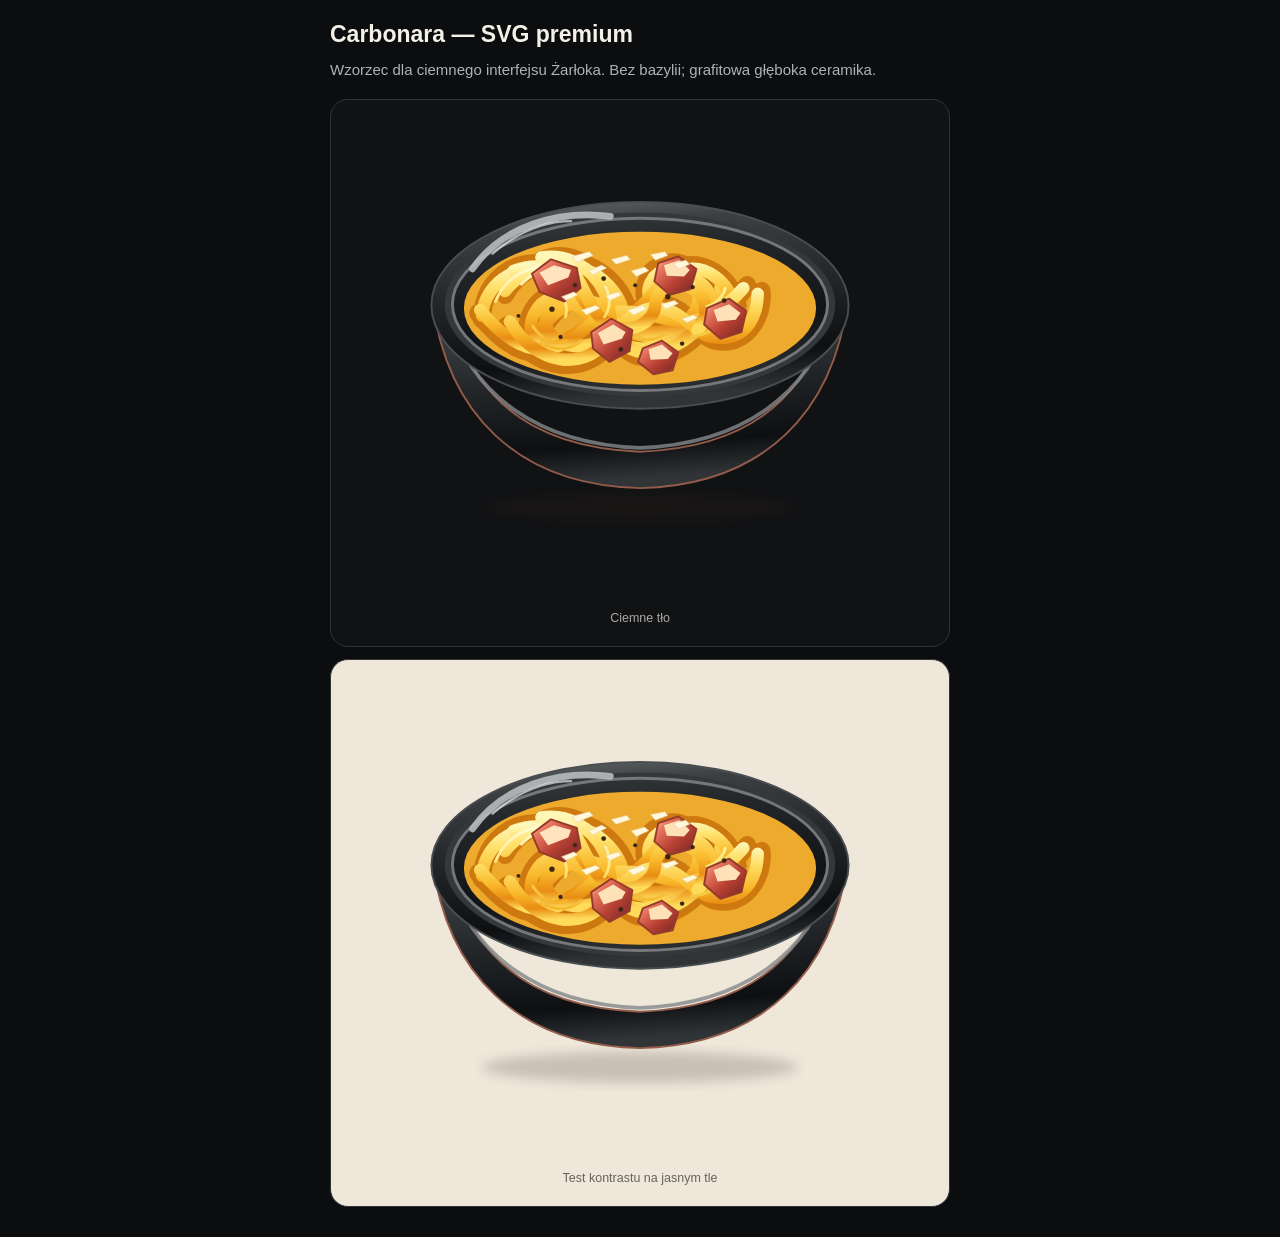
<file: design/svg-detailed-preview.html>
<!doctype html>
<html lang="pl"><head><meta charset="utf-8"><meta name="viewport" content="width=device-width,initial-scale=1,viewport-fit=cover"><title>Żarłok — Carbonara SVG</title>
<style>*{box-sizing:border-box}body{margin:0;padding:18px;background:#0b0d0f;color:#f5f1e9;font:15px/1.45 -apple-system,BlinkMacSystemFont,sans-serif}main{max-width:620px;margin:auto}h1{font-size:23px;margin:0 0 8px}p{color:#adb3b6;margin:0 0 18px}.panel{border:1px solid #303438;border-radius:18px;padding:12px;margin:12px 0;background:#101214}.light{background:#eee7da;color:#282420}img{width:100%;max-width:490px;height:auto;display:block;margin:auto}small{display:block;text-align:center;opacity:.68;margin:7px}</style></head>
<body><main><h1>Carbonara — SVG premium</h1><p>Wzorzec dla ciemnego interfejsu Żarłoka. Bez bazylii; grafitowa głęboka ceramika.</p><div class="panel"><img src="svg-detailed/carbonara.svg" alt="Carbonara na ciemnym tle"><small>Ciemne tło</small></div><div class="panel light"><img src="svg-detailed/carbonara.svg" alt="Carbonara na jasnym tle"><small>Test kontrastu na jasnym tle</small></div></main></body></html>
</file>
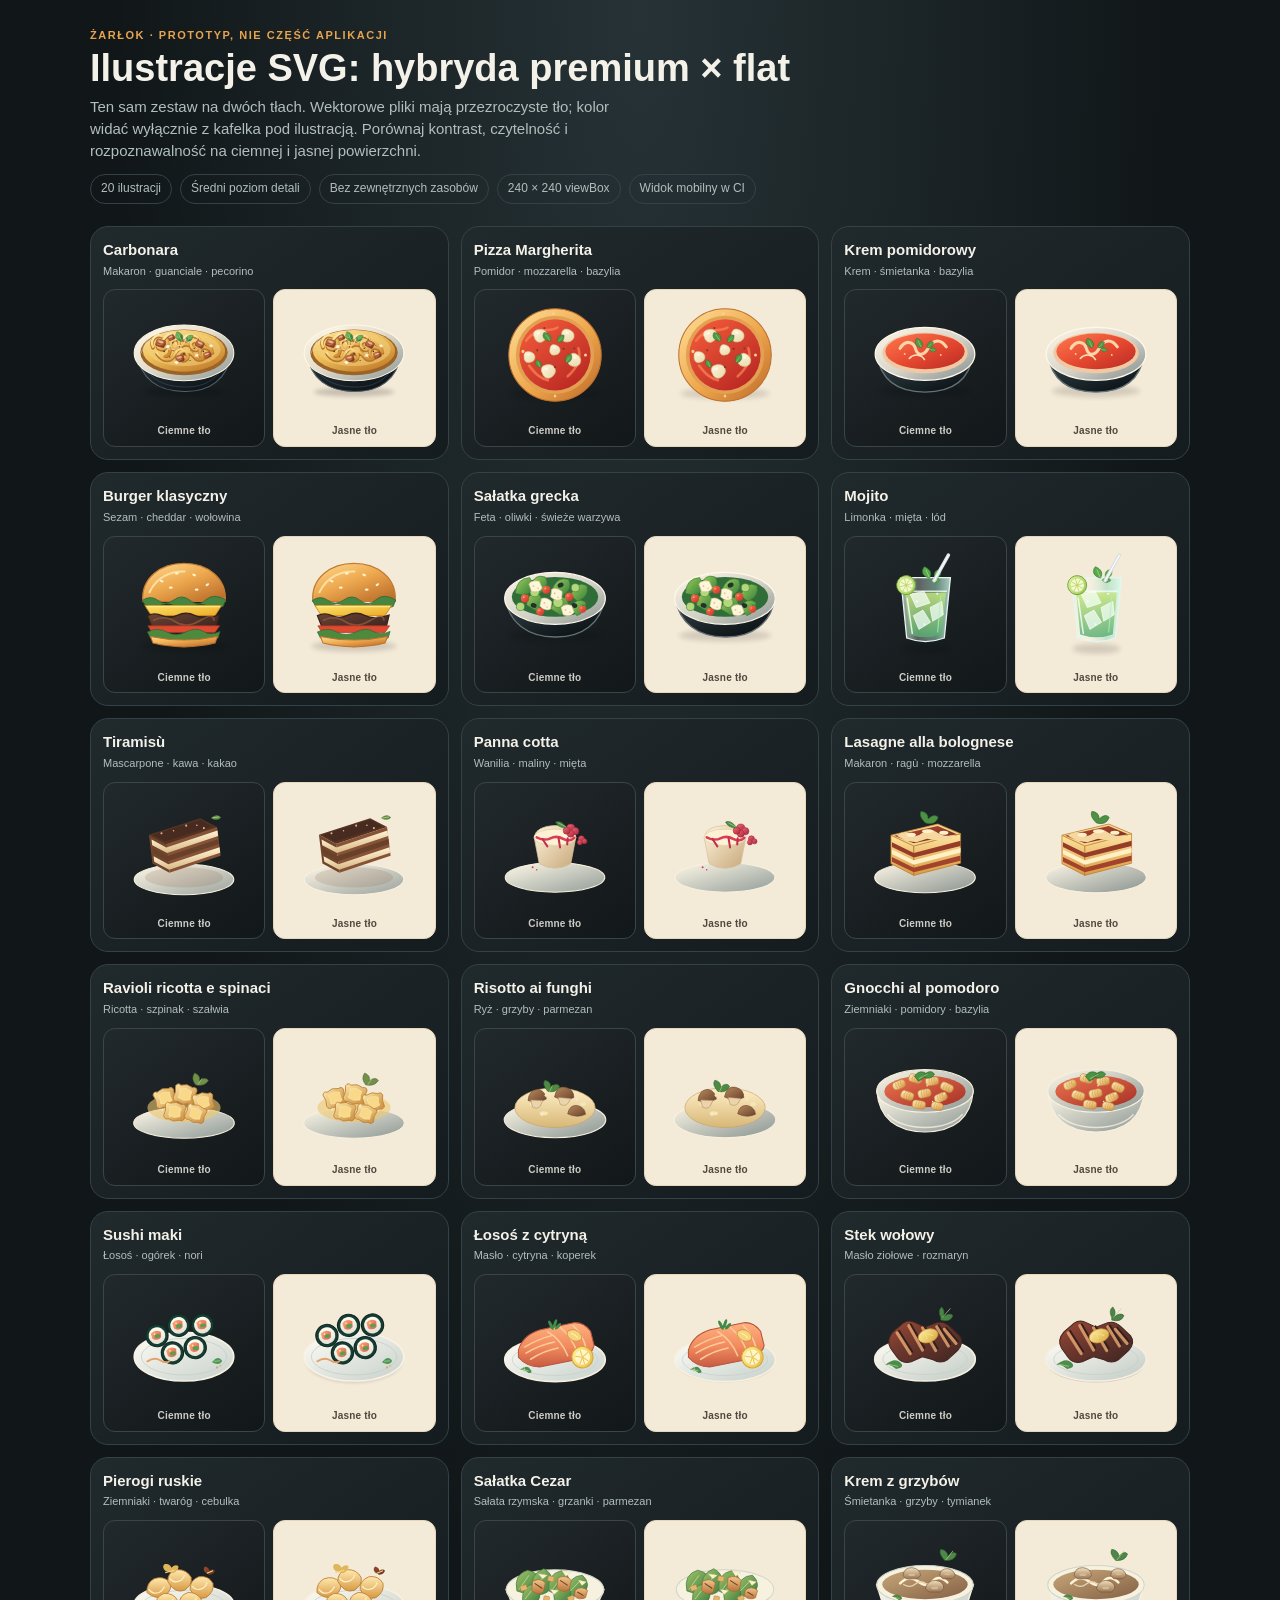
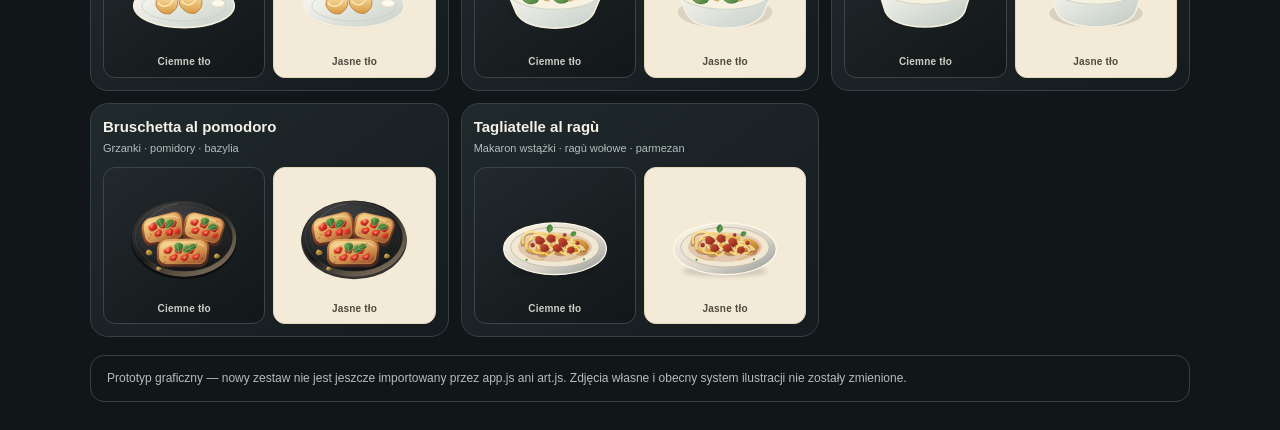
<file: design/svg-hybrid-preview.html>
<!doctype html>
<html lang="pl">
<head>
<meta charset="utf-8">
<meta name="viewport" content="width=device-width, initial-scale=1, viewport-fit=cover">
<meta name="color-scheme" content="dark light">
<title>Żarłok — audyt ilustracji SVG</title>
<style>
:root{color-scheme:dark;--page:#111719;--panel:#1b2326;--border:#344247;--ink:#f4f1e8;--muted:#b2bebd;--accent:#e8a34d}
*{box-sizing:border-box}
body{margin:0;padding:clamp(12px,3vw,28px);background:radial-gradient(ellipse at top,#263236 0%,var(--page) 58%);color:var(--ink);font:15px/1.45 -apple-system,BlinkMacSystemFont,"Segoe UI",sans-serif}
main{max-width:1100px;margin:0 auto}
header{margin:0 0 22px}
.eyebrow{text-transform:uppercase;letter-spacing:.14em;font-size:11px;color:var(--accent);font-weight:800}
h1{margin:.25rem 0 .4rem;font-size:clamp(25px,5vw,38px);line-height:1.1}
header p{margin:0;color:var(--muted);max-width:64ch}
.legend{display:flex;gap:8px;flex-wrap:wrap;margin-top:13px}
.legend span{border:1px solid var(--border);border-radius:999px;padding:5px 10px;color:var(--muted);font-size:12px}
.grid{display:grid;grid-template-columns:repeat(3,minmax(0,1fr));gap:12px}
.card{min-width:0;overflow:hidden;background:linear-gradient(145deg,#20292c,#151c1f);border:1px solid var(--border);border-radius:18px;padding:12px}
h2{font-size:15px;margin:0 0 3px}
.slug{font-size:11px;color:var(--muted);margin-bottom:10px}
.samples{display:grid;grid-template-columns:repeat(2,minmax(0,1fr));gap:8px}
.sample{min-width:0;border-radius:12px;min-height:140px;padding:8px 5px 7px;display:flex;flex-direction:column;align-items:center;justify-content:center;gap:4px;overflow:hidden}
.sample.dark{background:linear-gradient(145deg,#22292c,#121719);border:1px solid #3b4548}
.sample.light{background:#f4ead8;color:#30281f;border:1px solid #e6d7bc}
.sample img{display:block;width:min(100%,122px);aspect-ratio:1;object-fit:contain}
.sample small{font-size:10px;letter-spacing:.02em;font-weight:700;opacity:.83}
footer{margin:18px 0 0;padding:14px 16px;border:1px solid var(--border);border-radius:14px;color:var(--muted);font-size:12px}
@media(max-width:740px){.grid{grid-template-columns:repeat(2,minmax(0,1fr))}.card{padding:9px;border-radius:14px}.sample{min-height:124px}.sample img{width:min(100%,112px)}}
@media(max-width:430px){.grid{grid-template-columns:1fr}.card{padding:12px}.sample{min-height:142px}.sample img{width:min(100%,124px)}}
@media(prefers-reduced-motion:reduce){*{scroll-behavior:auto!important;animation:none!important;transition:none!important}}
</style>
</head>
<body>
<main>
<header>
 <div class="eyebrow">Żarłok · prototyp, nie część aplikacji</div>
 <h1>Ilustracje SVG: hybryda premium × flat</h1>
 <p>Ten sam zestaw na dwóch tłach. Wektorowe pliki mają przezroczyste tło; kolor widać wyłącznie z kafelka pod ilustracją. Porównaj kontrast, czytelność i rozpoznawalność na ciemnej i jasnej powierzchni.</p>
 <div class="legend"><span>20 ilustracji</span><span>Średni poziom detali</span><span>Bez zewnętrznych zasobów</span><span>240 × 240 viewBox</span><span>Widok mobilny w CI</span></div>
</header>
<section class="grid" aria-label="Porównanie dwudziestu ilustracji">
<article class="card"><h2>Carbonara</h2><div class="slug">Makaron · guanciale · pecorino</div><div class="samples">
<div class="sample dark"><img src="svg-hybrid/carbonara.svg" alt="Carbonara na ciemnym tle" data-dish="carbonara" data-background="dark"><small>Ciemne tło</small></div>
<div class="sample light"><img src="svg-hybrid/carbonara.svg" alt="Carbonara na jasnym tle" data-dish="carbonara" data-background="light"><small>Jasne tło</small></div></div></article>
<article class="card"><h2>Pizza Margherita</h2><div class="slug">Pomidor · mozzarella · bazylia</div><div class="samples">
<div class="sample dark"><img src="svg-hybrid/margherita.svg" alt="Pizza na ciemnym tle" data-dish="margherita" data-background="dark"><small>Ciemne tło</small></div>
<div class="sample light"><img src="svg-hybrid/margherita.svg" alt="Pizza na jasnym tle" data-dish="margherita" data-background="light"><small>Jasne tło</small></div></div></article>
<article class="card"><h2>Krem pomidorowy</h2><div class="slug">Krem · śmietanka · bazylia</div><div class="samples">
<div class="sample dark"><img src="svg-hybrid/tomato-soup.svg" alt="Krem na ciemnym tle" data-dish="tomato-soup" data-background="dark"><small>Ciemne tło</small></div>
<div class="sample light"><img src="svg-hybrid/tomato-soup.svg" alt="Krem na jasnym tle" data-dish="tomato-soup" data-background="light"><small>Jasne tło</small></div></div></article>
<article class="card"><h2>Burger klasyczny</h2><div class="slug">Sezam · cheddar · wołowina</div><div class="samples">
<div class="sample dark"><img src="svg-hybrid/burger.svg" alt="Burger na ciemnym tle" data-dish="burger" data-background="dark"><small>Ciemne tło</small></div>
<div class="sample light"><img src="svg-hybrid/burger.svg" alt="Burger na jasnym tle" data-dish="burger" data-background="light"><small>Jasne tło</small></div></div></article>
<article class="card"><h2>Sałatka grecka</h2><div class="slug">Feta · oliwki · świeże warzywa</div><div class="samples">
<div class="sample dark"><img src="svg-hybrid/greek-salad.svg" alt="Sałatka na ciemnym tle" data-dish="greek-salad" data-background="dark"><small>Ciemne tło</small></div>
<div class="sample light"><img src="svg-hybrid/greek-salad.svg" alt="Sałatka na jasnym tle" data-dish="greek-salad" data-background="light"><small>Jasne tło</small></div></div></article>
<article class="card"><h2>Mojito</h2><div class="slug">Limonka · mięta · lód</div><div class="samples">
<div class="sample dark"><img src="svg-hybrid/mojito.svg" alt="Mojito na ciemnym tle" data-dish="mojito" data-background="dark"><small>Ciemne tło</small></div>
<div class="sample light"><img src="svg-hybrid/mojito.svg" alt="Mojito na jasnym tle" data-dish="mojito" data-background="light"><small>Jasne tło</small></div></div></article>
<article class="card"><h2>Tiramisù</h2><div class="slug">Mascarpone · kawa · kakao</div><div class="samples"><div class="sample dark"><img src="svg-hybrid/tiramisu.svg" alt="Tiramisù na ciemnym tle" data-dish="tiramisu" data-background="dark"><small>Ciemne tło</small></div><div class="sample light"><img src="svg-hybrid/tiramisu.svg" alt="Tiramisù na jasnym tle" data-dish="tiramisu" data-background="light"><small>Jasne tło</small></div></div></article>
<article class="card"><h2>Panna cotta</h2><div class="slug">Wanilia · maliny · mięta</div><div class="samples"><div class="sample dark"><img src="svg-hybrid/panna-cotta.svg" alt="Panna cotta na ciemnym tle" data-dish="panna-cotta" data-background="dark"><small>Ciemne tło</small></div><div class="sample light"><img src="svg-hybrid/panna-cotta.svg" alt="Panna cotta na jasnym tle" data-dish="panna-cotta" data-background="light"><small>Jasne tło</small></div></div></article>
<article class="card"><h2>Lasagne alla bolognese</h2><div class="slug">Makaron · ragù · mozzarella</div><div class="samples"><div class="sample dark"><img src="svg-hybrid/lasagna.svg" alt="Lasagne na ciemnym tle" data-dish="lasagna" data-background="dark"><small>Ciemne tło</small></div><div class="sample light"><img src="svg-hybrid/lasagna.svg" alt="Lasagne na jasnym tle" data-dish="lasagna" data-background="light"><small>Jasne tło</small></div></div></article>
<article class="card"><h2>Ravioli ricotta e spinaci</h2><div class="slug">Ricotta · szpinak · szałwia</div><div class="samples"><div class="sample dark"><img src="svg-hybrid/ravioli.svg" alt="Ravioli na ciemnym tle" data-dish="ravioli" data-background="dark"><small>Ciemne tło</small></div><div class="sample light"><img src="svg-hybrid/ravioli.svg" alt="Ravioli na jasnym tle" data-dish="ravioli" data-background="light"><small>Jasne tło</small></div></div></article>
<article class="card"><h2>Risotto ai funghi</h2><div class="slug">Ryż · grzyby · parmezan</div><div class="samples"><div class="sample dark"><img src="svg-hybrid/risotto-funghi.svg" alt="Risotto na ciemnym tle" data-dish="risotto-funghi" data-background="dark"><small>Ciemne tło</small></div><div class="sample light"><img src="svg-hybrid/risotto-funghi.svg" alt="Risotto na jasnym tle" data-dish="risotto-funghi" data-background="light"><small>Jasne tło</small></div></div></article>
<article class="card"><h2>Gnocchi al pomodoro</h2><div class="slug">Ziemniaki · pomidory · bazylia</div><div class="samples"><div class="sample dark"><img src="svg-hybrid/gnocchi.svg" alt="Gnocchi na ciemnym tle" data-dish="gnocchi" data-background="dark"><small>Ciemne tło</small></div><div class="sample light"><img src="svg-hybrid/gnocchi.svg" alt="Gnocchi na jasnym tle" data-dish="gnocchi" data-background="light"><small>Jasne tło</small></div></div></article>
<article class="card"><h2>Sushi maki</h2><div class="slug">Łosoś · ogórek · nori</div><div class="samples"><div class="sample dark"><img src="svg-hybrid/sushi-maki.svg" alt="Sushi maki z łososiem i ogórkiem na ciemnym tle" data-dish="sushi-maki" data-background="dark"><small>Ciemne tło</small></div><div class="sample light"><img src="svg-hybrid/sushi-maki.svg" alt="Sushi maki z łososiem i ogórkiem na jasnym tle" data-dish="sushi-maki" data-background="light"><small>Jasne tło</small></div></div></article>
<article class="card"><h2>Łosoś z cytryną</h2><div class="slug">Masło · cytryna · koperek</div><div class="samples"><div class="sample dark"><img src="svg-hybrid/salmon-lemon-butter.svg" alt="Łosoś z cytryną i masłem na ciemnym tle" data-dish="salmon-lemon-butter" data-background="dark"><small>Ciemne tło</small></div><div class="sample light"><img src="svg-hybrid/salmon-lemon-butter.svg" alt="Łosoś z cytryną i masłem na jasnym tle" data-dish="salmon-lemon-butter" data-background="light"><small>Jasne tło</small></div></div></article>
<article class="card"><h2>Stek wołowy</h2><div class="slug">Masło ziołowe · rozmaryn</div><div class="samples"><div class="sample dark"><img src="svg-hybrid/steak-herb-butter.svg" alt="Stek wołowy z masłem ziołowym na ciemnym tle" data-dish="steak-herb-butter" data-background="dark"><small>Ciemne tło</small></div><div class="sample light"><img src="svg-hybrid/steak-herb-butter.svg" alt="Stek wołowy z masłem ziołowym na jasnym tle" data-dish="steak-herb-butter" data-background="light"><small>Jasne tło</small></div></div></article>
<article class="card"><h2>Pierogi ruskie</h2><div class="slug">Ziemniaki · twaróg · cebulka</div><div class="samples"><div class="sample dark"><img src="svg-hybrid/pierogi-ruskie.svg" alt="Pierogi ruskie z cebulką na ciemnym tle" data-dish="pierogi-ruskie" data-background="dark"><small>Ciemne tło</small></div><div class="sample light"><img src="svg-hybrid/pierogi-ruskie.svg" alt="Pierogi ruskie z cebulką na jasnym tle" data-dish="pierogi-ruskie" data-background="light"><small>Jasne tło</small></div></div></article>
<article class="card"><h2>Sałatka Cezar</h2><div class="slug">Sałata rzymska · grzanki · parmezan</div><div class="samples"><div class="sample dark"><img src="svg-hybrid/caesar-salad.svg" alt="Sałatka Cezar na ciemnym tle" data-dish="caesar-salad" data-background="dark"><small>Ciemne tło</small></div><div class="sample light"><img src="svg-hybrid/caesar-salad.svg" alt="Sałatka Cezar na jasnym tle" data-dish="caesar-salad" data-background="light"><small>Jasne tło</small></div></div></article>
<article class="card"><h2>Krem z grzybów</h2><div class="slug">Śmietanka · grzyby · tymianek</div><div class="samples"><div class="sample dark"><img src="svg-hybrid/mushroom-soup.svg" alt="Krem z grzybów na ciemnym tle" data-dish="mushroom-soup" data-background="dark"><small>Ciemne tło</small></div><div class="sample light"><img src="svg-hybrid/mushroom-soup.svg" alt="Krem z grzybów na jasnym tle" data-dish="mushroom-soup" data-background="light"><small>Jasne tło</small></div></div></article>
<article class="card"><h2>Bruschetta al pomodoro</h2><div class="slug">Grzanki · pomidory · bazylia</div><div class="samples">
<div class="sample dark"><img src="svg-hybrid/bruschetta.svg" alt="Bruschetta al pomodoro na ciemnym tle" data-dish="bruschetta" data-background="dark"><small>Ciemne tło</small></div>
<div class="sample light"><img src="svg-hybrid/bruschetta.svg" alt="Bruschetta al pomodoro na jasnym tle" data-dish="bruschetta" data-background="light"><small>Jasne tło</small></div></div></article>
<article class="card"><h2>Tagliatelle al ragù</h2><div class="slug">Makaron wstążki · ragù wołowe · parmezan</div><div class="samples">
<div class="sample dark"><img src="svg-hybrid/tagliatelle-ragu.svg" alt="Tagliatelle al ragù na ciemnym tle" data-dish="tagliatelle-ragu" data-background="dark"><small>Ciemne tło</small></div>
<div class="sample light"><img src="svg-hybrid/tagliatelle-ragu.svg" alt="Tagliatelle al ragù na jasnym tle" data-dish="tagliatelle-ragu" data-background="light"><small>Jasne tło</small></div></div></article>
</section>
<footer>Prototyp graficzny — nowy zestaw nie jest jeszcze importowany przez app.js ani art.js. Zdjęcia własne i obecny system ilustracji nie zostały zmienione.</footer>
</main>
</body>
</html>
</file>
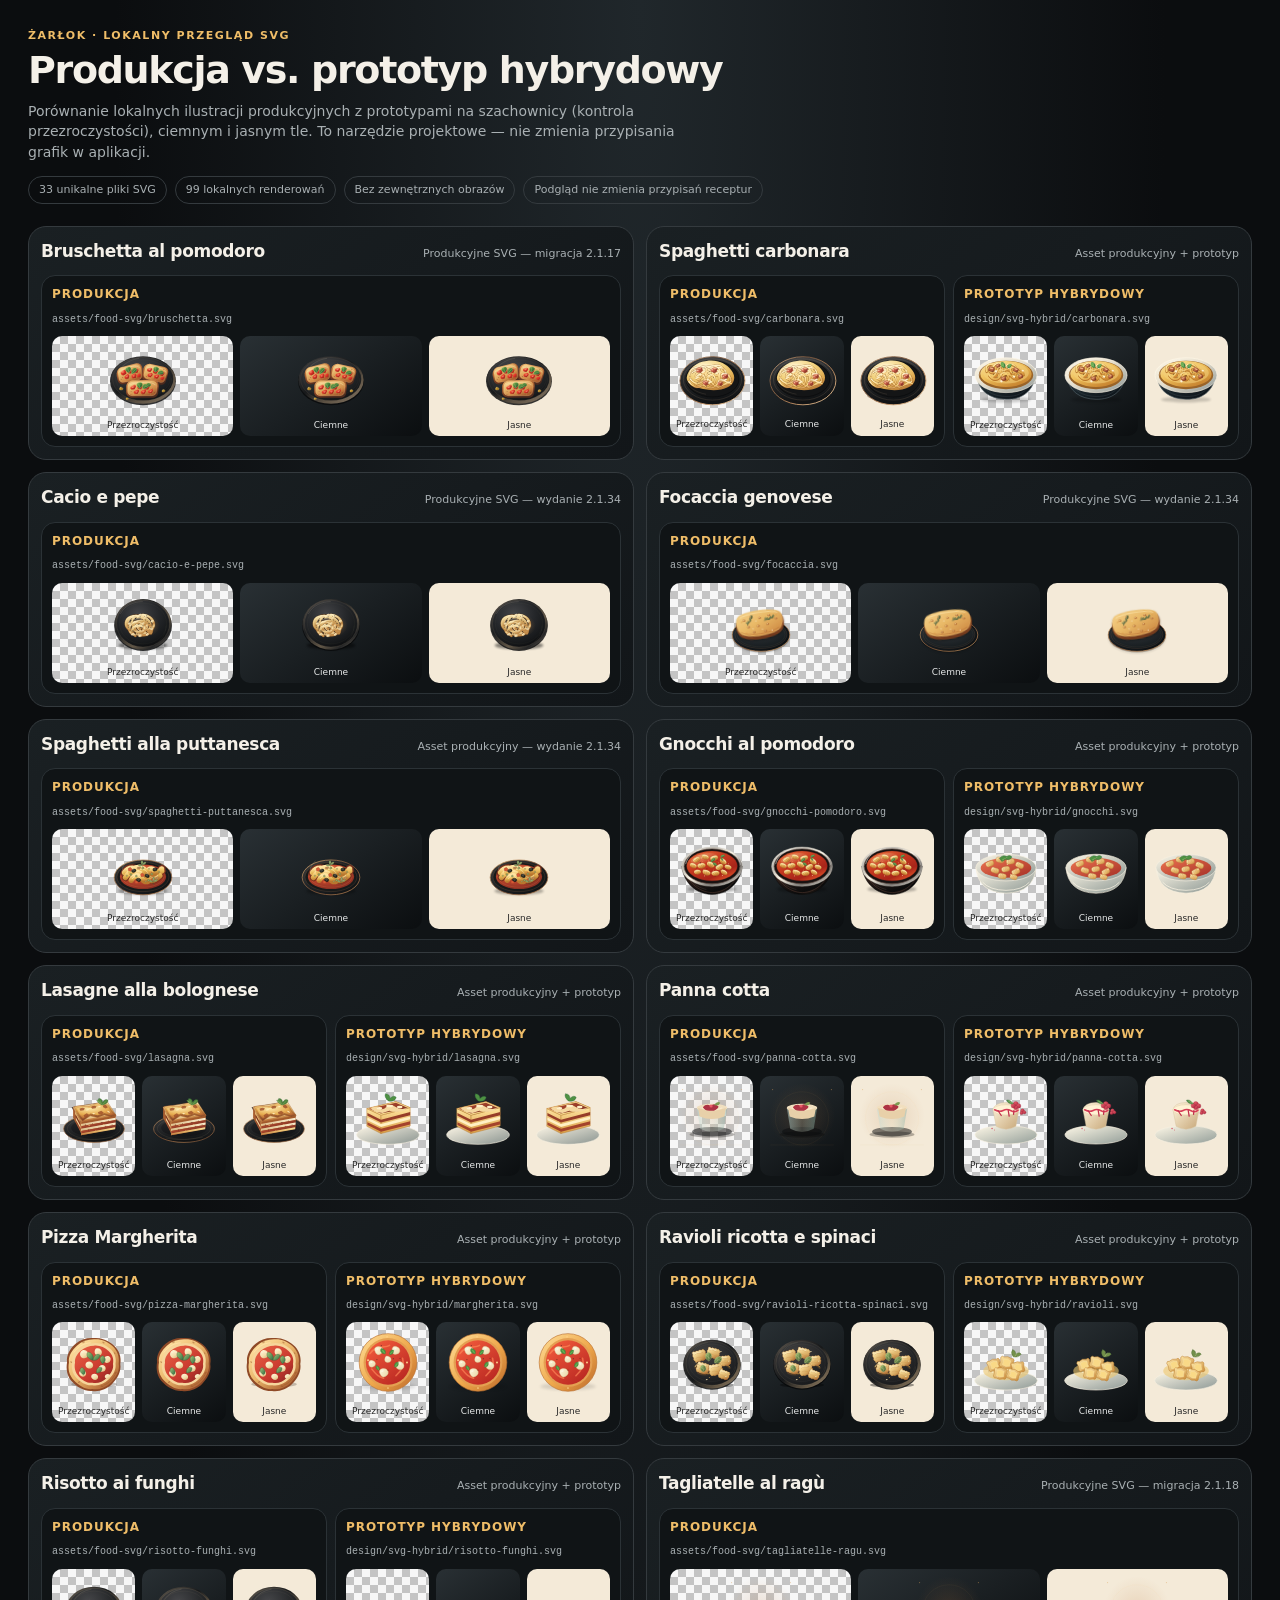
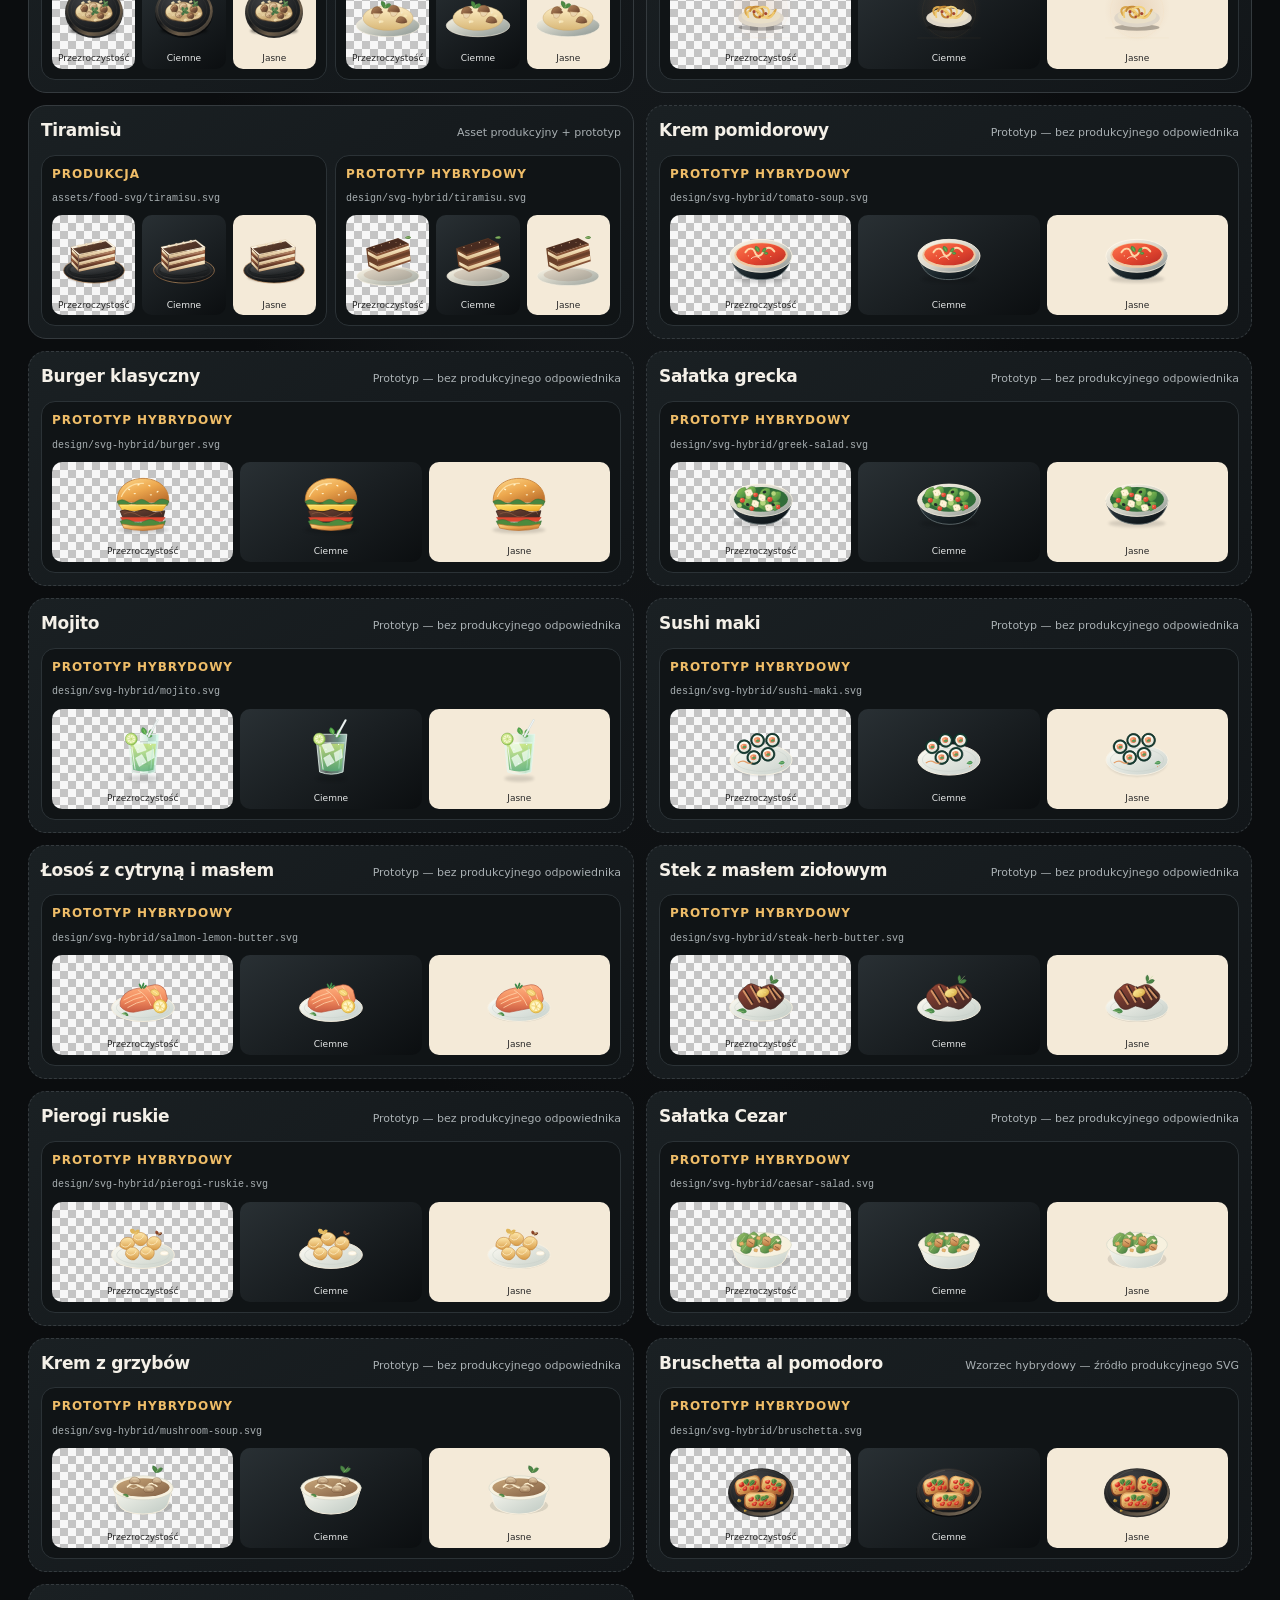
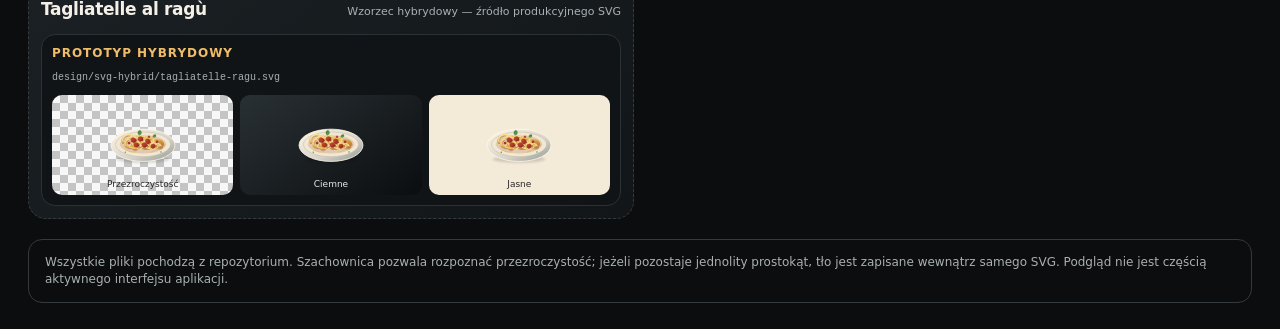
<file: design/svg-production-compare.html>
<!doctype html>
<html lang="pl">
<head>
<meta charset="utf-8">
<meta name="viewport" content="width=device-width, initial-scale=1, viewport-fit=cover">
<meta name="color-scheme" content="dark light">
<title>Żarłok — porównanie SVG produkcyjnych i prototypów</title>
<style>
:root{color-scheme:dark;--page:#0b0d0f;--panel:#15191c;--border:#343a3e;--ink:#f4f0e8;--muted:#a9b0b3;--accent:#efbd68}
*{box-sizing:border-box}
body{margin:0;padding:clamp(12px,3vw,28px);background:radial-gradient(ellipse at top,#20272b 0%,var(--page) 58%);color:var(--ink);font:14px/1.45 -apple-system,BlinkMacSystemFont,"SF Pro Text",system-ui,sans-serif}
main{max-width:1240px;margin:0 auto}
.page-head{margin:0 0 22px}.eyebrow{font-size:11px;font-weight:800;letter-spacing:.14em;text-transform:uppercase;color:var(--accent)}
h1{margin:.35rem 0 .6rem;font-size:clamp(25px,5vw,38px);line-height:1.1;letter-spacing:-.035em}
.page-head p{max-width:75ch;color:var(--muted);margin:.4rem 0}
.legend{display:flex;flex-wrap:wrap;gap:8px;margin-top:14px}.legend span{border:1px solid var(--border);border-radius:999px;padding:5px 10px;font-size:11px;color:var(--muted)}
.grid{display:grid;grid-template-columns:1fr;gap:12px}
.dish-card{min-width:0;padding:14px;border:1px solid var(--border);border-radius:18px;background:linear-gradient(145deg,#1a2023,#121619)}
.dish-head{display:flex;align-items:baseline;justify-content:space-between;gap:10px;flex-wrap:wrap;margin-bottom:12px}
h2{margin:0;font-size:17px;letter-spacing:-.02em}.dish-head span{font-size:11px;color:var(--muted)}
.compare-grid{display:grid;grid-template-columns:1fr 1fr;gap:12px}.compare-grid.single{grid-template-columns:minmax(0,1fr)}
.variant{min-width:0;border:1px solid #2b3236;border-radius:14px;padding:10px;background:#101416}
h3{font-size:12px;text-transform:uppercase;letter-spacing:.08em;margin:0 0 3px;color:var(--accent)}
code{font-size:10px;color:var(--muted);overflow-wrap:anywhere}
.samples{display:grid;grid-template-columns:repeat(3,minmax(0,1fr));gap:7px;margin-top:9px}
.sample{min-width:0;height:112px;border-radius:10px;padding:6px 3px;display:flex;flex-direction:column;align-items:center;justify-content:center;gap:4px;overflow:hidden}
.sample img{display:block;width:100%;height:86px;object-fit:contain}
.sample small{font-size:9px;line-height:1.1;text-align:center;color:#e6e8e8;white-space:nowrap}
.sample.checker{background-color:#eee;background-image:conic-gradient(#c4c4c4 25%,#f7f7f7 0 50%,#c4c4c4 0 75%,#f7f7f7 0);background-size:16px 16px}
.sample.checker small,.sample.light small{color:#292929}
.sample.dark{background:linear-gradient(145deg,#293034,#0b0e10)}
.sample.light{background:#f4ead8}
.prototype-only{border-style:dashed}
footer{margin:20px 0 0;padding:14px 16px;border:1px solid var(--border);border-radius:14px;color:var(--muted);font-size:12px}
@media(min-width:760px){.grid{grid-template-columns:repeat(2,minmax(0,1fr))}.dish-card{padding:12px}.compare-grid{gap:8px}.sample{height:100px}.sample img{height:76px}}
@media(max-width:600px){.compare-grid{grid-template-columns:minmax(0,1fr)}.dish-card{padding:11px}.samples{gap:6px}.sample{height:112px}.sample img{height:86px}}
@media(prefers-reduced-motion:reduce){*{scroll-behavior:auto!important;animation:none!important;transition:none!important}}
</style>
</head>
<body>
<main>
<header class="page-head">
<div class="eyebrow">Żarłok · lokalny przegląd SVG</div>
<h1>Produkcja vs. prototyp hybrydowy</h1>
<p>Porównanie lokalnych ilustracji produkcyjnych z prototypami na szachownicy (kontrola przezroczystości), ciemnym i jasnym tle. To narzędzie projektowe — nie zmienia przypisania grafik w aplikacji.</p>
<div class="legend"><span>33 unikalne pliki SVG</span><span>99 lokalnych renderowań</span><span>Bez zewnętrznych obrazów</span><span>Podgląd nie zmienia przypisań receptur</span></div>
</header>
<section class="grid" aria-label="Porównanie ilustracji produkcyjnych i prototypów">
<article class="dish-card"><header class="dish-head"><h2>Bruschetta al pomodoro</h2><span>Produkcyjne SVG — migracja 2.1.17</span></header><div class="compare-grid single"><section class="variant"><h3>Produkcja</h3><code>assets/food-svg/bruschetta.svg</code><div class="samples"><div class="sample checker"><img src="../assets/food-svg/bruschetta.svg" alt="Bruschetta al pomodoro — przezroczystość" data-asset-kind="production" data-asset-id="production:bruschetta" data-background="checker" decoding="async"><small>Przezroczystość</small></div><div class="sample dark"><img src="../assets/food-svg/bruschetta.svg" alt="Bruschetta al pomodoro — ciemne" data-asset-kind="production" data-asset-id="production:bruschetta" data-background="dark" decoding="async"><small>Ciemne</small></div><div class="sample light"><img src="../assets/food-svg/bruschetta.svg" alt="Bruschetta al pomodoro — jasne" data-asset-kind="production" data-asset-id="production:bruschetta" data-background="light" decoding="async"><small>Jasne</small></div></div></section></div></article>
<article class="dish-card"><header class="dish-head"><h2>Spaghetti carbonara</h2><span>Asset produkcyjny + prototyp</span></header><div class="compare-grid "><section class="variant"><h3>Produkcja</h3><code>assets/food-svg/carbonara.svg</code><div class="samples"><div class="sample checker"><img src="../assets/food-svg/carbonara.svg" alt="Spaghetti carbonara — przezroczystość" data-asset-kind="production" data-asset-id="production:carbonara" data-background="checker" decoding="async"><small>Przezroczystość</small></div><div class="sample dark"><img src="../assets/food-svg/carbonara.svg" alt="Spaghetti carbonara — ciemne" data-asset-kind="production" data-asset-id="production:carbonara" data-background="dark" decoding="async"><small>Ciemne</small></div><div class="sample light"><img src="../assets/food-svg/carbonara.svg" alt="Spaghetti carbonara — jasne" data-asset-kind="production" data-asset-id="production:carbonara" data-background="light" decoding="async"><small>Jasne</small></div></div></section><section class="variant"><h3>Prototyp hybrydowy</h3><code>design/svg-hybrid/carbonara.svg</code><div class="samples"><div class="sample checker"><img src="svg-hybrid/carbonara.svg" alt="Carbonara — przezroczystość" data-asset-kind="prototype" data-asset-id="prototype:carbonara" data-background="checker" decoding="async"><small>Przezroczystość</small></div><div class="sample dark"><img src="svg-hybrid/carbonara.svg" alt="Carbonara — ciemne" data-asset-kind="prototype" data-asset-id="prototype:carbonara" data-background="dark" decoding="async"><small>Ciemne</small></div><div class="sample light"><img src="svg-hybrid/carbonara.svg" alt="Carbonara — jasne" data-asset-kind="prototype" data-asset-id="prototype:carbonara" data-background="light" decoding="async"><small>Jasne</small></div></div></section></div></article>
<article class="dish-card"><header class="dish-head"><h2>Cacio e pepe</h2><span>Produkcyjne SVG — wydanie 2.1.34</span></header><div class="compare-grid single"><section class="variant"><h3>Produkcja</h3><code>assets/food-svg/cacio-e-pepe.svg</code><div class="samples"><div class="sample checker"><img src="../assets/food-svg/cacio-e-pepe.svg" alt="Cacio e pepe — przezroczystość" data-asset-kind="production" data-asset-id="production:cacio-e-pepe" data-background="checker" decoding="async"><small>Przezroczystość</small></div><div class="sample dark"><img src="../assets/food-svg/cacio-e-pepe.svg" alt="Cacio e pepe — ciemne" data-asset-kind="production" data-asset-id="production:cacio-e-pepe" data-background="dark" decoding="async"><small>Ciemne</small></div><div class="sample light"><img src="../assets/food-svg/cacio-e-pepe.svg" alt="Cacio e pepe — jasne" data-asset-kind="production" data-asset-id="production:cacio-e-pepe" data-background="light" decoding="async"><small>Jasne</small></div></div></section></div></article>
<article class="dish-card"><header class="dish-head"><h2>Focaccia genovese</h2><span>Produkcyjne SVG — wydanie 2.1.34</span></header><div class="compare-grid single"><section class="variant"><h3>Produkcja</h3><code>assets/food-svg/focaccia.svg</code><div class="samples"><div class="sample checker"><img src="../assets/food-svg/focaccia.svg" alt="Focaccia genovese — przezroczystość" data-asset-kind="production" data-asset-id="production:focaccia" data-background="checker" decoding="async"><small>Przezroczystość</small></div><div class="sample dark"><img src="../assets/food-svg/focaccia.svg" alt="Focaccia genovese — ciemne" data-asset-kind="production" data-asset-id="production:focaccia" data-background="dark" decoding="async"><small>Ciemne</small></div><div class="sample light"><img src="../assets/food-svg/focaccia.svg" alt="Focaccia genovese — jasne" data-asset-kind="production" data-asset-id="production:focaccia" data-background="light" decoding="async"><small>Jasne</small></div></div></section></div></article>
<article class="dish-card"><header class="dish-head"><h2>Spaghetti alla puttanesca</h2><span>Asset produkcyjny — wydanie 2.1.34</span></header><div class="compare-grid single"><section class="variant"><h3>Produkcja</h3><code>assets/food-svg/spaghetti-puttanesca.svg</code><div class="samples"><div class="sample checker"><img src="../assets/food-svg/spaghetti-puttanesca.svg" alt="Spaghetti alla puttanesca — przezroczystość" data-asset-kind="production" data-asset-id="production:spaghetti-puttanesca" data-background="checker" decoding="async"><small>Przezroczystość</small></div><div class="sample dark"><img src="../assets/food-svg/spaghetti-puttanesca.svg" alt="Spaghetti alla puttanesca — ciemne" data-asset-kind="production" data-asset-id="production:spaghetti-puttanesca" data-background="dark" decoding="async"><small>Ciemne</small></div><div class="sample light"><img src="../assets/food-svg/spaghetti-puttanesca.svg" alt="Spaghetti alla puttanesca — jasne" data-asset-kind="production" data-asset-id="production:spaghetti-puttanesca" data-background="light" decoding="async"><small>Jasne</small></div></div></section></div></article>
<article class="dish-card"><header class="dish-head"><h2>Gnocchi al pomodoro</h2><span>Asset produkcyjny + prototyp</span></header><div class="compare-grid "><section class="variant"><h3>Produkcja</h3><code>assets/food-svg/gnocchi-pomodoro.svg</code><div class="samples"><div class="sample checker"><img src="../assets/food-svg/gnocchi-pomodoro.svg" alt="Gnocchi al pomodoro — przezroczystość" data-asset-kind="production" data-asset-id="production:gnocchi-pomodoro" data-background="checker" decoding="async"><small>Przezroczystość</small></div><div class="sample dark"><img src="../assets/food-svg/gnocchi-pomodoro.svg" alt="Gnocchi al pomodoro — ciemne" data-asset-kind="production" data-asset-id="production:gnocchi-pomodoro" data-background="dark" decoding="async"><small>Ciemne</small></div><div class="sample light"><img src="../assets/food-svg/gnocchi-pomodoro.svg" alt="Gnocchi al pomodoro — jasne" data-asset-kind="production" data-asset-id="production:gnocchi-pomodoro" data-background="light" decoding="async"><small>Jasne</small></div></div></section><section class="variant"><h3>Prototyp hybrydowy</h3><code>design/svg-hybrid/gnocchi.svg</code><div class="samples"><div class="sample checker"><img src="svg-hybrid/gnocchi.svg" alt="Gnocchi al pomodoro — przezroczystość" data-asset-kind="prototype" data-asset-id="prototype:gnocchi" data-background="checker" decoding="async"><small>Przezroczystość</small></div><div class="sample dark"><img src="svg-hybrid/gnocchi.svg" alt="Gnocchi al pomodoro — ciemne" data-asset-kind="prototype" data-asset-id="prototype:gnocchi" data-background="dark" decoding="async"><small>Ciemne</small></div><div class="sample light"><img src="svg-hybrid/gnocchi.svg" alt="Gnocchi al pomodoro — jasne" data-asset-kind="prototype" data-asset-id="prototype:gnocchi" data-background="light" decoding="async"><small>Jasne</small></div></div></section></div></article>
<article class="dish-card"><header class="dish-head"><h2>Lasagne alla bolognese</h2><span>Asset produkcyjny + prototyp</span></header><div class="compare-grid "><section class="variant"><h3>Produkcja</h3><code>assets/food-svg/lasagna.svg</code><div class="samples"><div class="sample checker"><img src="../assets/food-svg/lasagna.svg" alt="Lasagne alla bolognese — przezroczystość" data-asset-kind="production" data-asset-id="production:lasagna" data-background="checker" decoding="async"><small>Przezroczystość</small></div><div class="sample dark"><img src="../assets/food-svg/lasagna.svg" alt="Lasagne alla bolognese — ciemne" data-asset-kind="production" data-asset-id="production:lasagna" data-background="dark" decoding="async"><small>Ciemne</small></div><div class="sample light"><img src="../assets/food-svg/lasagna.svg" alt="Lasagne alla bolognese — jasne" data-asset-kind="production" data-asset-id="production:lasagna" data-background="light" decoding="async"><small>Jasne</small></div></div></section><section class="variant"><h3>Prototyp hybrydowy</h3><code>design/svg-hybrid/lasagna.svg</code><div class="samples"><div class="sample checker"><img src="svg-hybrid/lasagna.svg" alt="Lasagne alla bolognese — przezroczystość" data-asset-kind="prototype" data-asset-id="prototype:lasagna" data-background="checker" decoding="async"><small>Przezroczystość</small></div><div class="sample dark"><img src="svg-hybrid/lasagna.svg" alt="Lasagne alla bolognese — ciemne" data-asset-kind="prototype" data-asset-id="prototype:lasagna" data-background="dark" decoding="async"><small>Ciemne</small></div><div class="sample light"><img src="svg-hybrid/lasagna.svg" alt="Lasagne alla bolognese — jasne" data-asset-kind="prototype" data-asset-id="prototype:lasagna" data-background="light" decoding="async"><small>Jasne</small></div></div></section></div></article>
<article class="dish-card"><header class="dish-head"><h2>Panna cotta</h2><span>Asset produkcyjny + prototyp</span></header><div class="compare-grid "><section class="variant"><h3>Produkcja</h3><code>assets/food-svg/panna-cotta.svg</code><div class="samples"><div class="sample checker"><img src="../assets/food-svg/panna-cotta.svg" alt="Panna cotta — przezroczystość" data-asset-kind="production" data-asset-id="production:panna-cotta" data-background="checker" decoding="async"><small>Przezroczystość</small></div><div class="sample dark"><img src="../assets/food-svg/panna-cotta.svg" alt="Panna cotta — ciemne" data-asset-kind="production" data-asset-id="production:panna-cotta" data-background="dark" decoding="async"><small>Ciemne</small></div><div class="sample light"><img src="../assets/food-svg/panna-cotta.svg" alt="Panna cotta — jasne" data-asset-kind="production" data-asset-id="production:panna-cotta" data-background="light" decoding="async"><small>Jasne</small></div></div></section><section class="variant"><h3>Prototyp hybrydowy</h3><code>design/svg-hybrid/panna-cotta.svg</code><div class="samples"><div class="sample checker"><img src="svg-hybrid/panna-cotta.svg" alt="Panna cotta — przezroczystość" data-asset-kind="prototype" data-asset-id="prototype:panna-cotta" data-background="checker" decoding="async"><small>Przezroczystość</small></div><div class="sample dark"><img src="svg-hybrid/panna-cotta.svg" alt="Panna cotta — ciemne" data-asset-kind="prototype" data-asset-id="prototype:panna-cotta" data-background="dark" decoding="async"><small>Ciemne</small></div><div class="sample light"><img src="svg-hybrid/panna-cotta.svg" alt="Panna cotta — jasne" data-asset-kind="prototype" data-asset-id="prototype:panna-cotta" data-background="light" decoding="async"><small>Jasne</small></div></div></section></div></article>
<article class="dish-card"><header class="dish-head"><h2>Pizza Margherita</h2><span>Asset produkcyjny + prototyp</span></header><div class="compare-grid "><section class="variant"><h3>Produkcja</h3><code>assets/food-svg/pizza-margherita.svg</code><div class="samples"><div class="sample checker"><img src="../assets/food-svg/pizza-margherita.svg" alt="Pizza Margherita — przezroczystość" data-asset-kind="production" data-asset-id="production:pizza-margherita" data-background="checker" decoding="async"><small>Przezroczystość</small></div><div class="sample dark"><img src="../assets/food-svg/pizza-margherita.svg" alt="Pizza Margherita — ciemne" data-asset-kind="production" data-asset-id="production:pizza-margherita" data-background="dark" decoding="async"><small>Ciemne</small></div><div class="sample light"><img src="../assets/food-svg/pizza-margherita.svg" alt="Pizza Margherita — jasne" data-asset-kind="production" data-asset-id="production:pizza-margherita" data-background="light" decoding="async"><small>Jasne</small></div></div></section><section class="variant"><h3>Prototyp hybrydowy</h3><code>design/svg-hybrid/margherita.svg</code><div class="samples"><div class="sample checker"><img src="svg-hybrid/margherita.svg" alt="Pizza Margherita — przezroczystość" data-asset-kind="prototype" data-asset-id="prototype:margherita" data-background="checker" decoding="async"><small>Przezroczystość</small></div><div class="sample dark"><img src="svg-hybrid/margherita.svg" alt="Pizza Margherita — ciemne" data-asset-kind="prototype" data-asset-id="prototype:margherita" data-background="dark" decoding="async"><small>Ciemne</small></div><div class="sample light"><img src="svg-hybrid/margherita.svg" alt="Pizza Margherita — jasne" data-asset-kind="prototype" data-asset-id="prototype:margherita" data-background="light" decoding="async"><small>Jasne</small></div></div></section></div></article>
<article class="dish-card"><header class="dish-head"><h2>Ravioli ricotta e spinaci</h2><span>Asset produkcyjny + prototyp</span></header><div class="compare-grid "><section class="variant"><h3>Produkcja</h3><code>assets/food-svg/ravioli-ricotta-spinaci.svg</code><div class="samples"><div class="sample checker"><img src="../assets/food-svg/ravioli-ricotta-spinaci.svg" alt="Ravioli ricotta e spinaci — przezroczystość" data-asset-kind="production" data-asset-id="production:ravioli-ricotta-spinaci" data-background="checker" decoding="async"><small>Przezroczystość</small></div><div class="sample dark"><img src="../assets/food-svg/ravioli-ricotta-spinaci.svg" alt="Ravioli ricotta e spinaci — ciemne" data-asset-kind="production" data-asset-id="production:ravioli-ricotta-spinaci" data-background="dark" decoding="async"><small>Ciemne</small></div><div class="sample light"><img src="../assets/food-svg/ravioli-ricotta-spinaci.svg" alt="Ravioli ricotta e spinaci — jasne" data-asset-kind="production" data-asset-id="production:ravioli-ricotta-spinaci" data-background="light" decoding="async"><small>Jasne</small></div></div></section><section class="variant"><h3>Prototyp hybrydowy</h3><code>design/svg-hybrid/ravioli.svg</code><div class="samples"><div class="sample checker"><img src="svg-hybrid/ravioli.svg" alt="Ravioli ricotta e spinaci — przezroczystość" data-asset-kind="prototype" data-asset-id="prototype:ravioli" data-background="checker" decoding="async"><small>Przezroczystość</small></div><div class="sample dark"><img src="svg-hybrid/ravioli.svg" alt="Ravioli ricotta e spinaci — ciemne" data-asset-kind="prototype" data-asset-id="prototype:ravioli" data-background="dark" decoding="async"><small>Ciemne</small></div><div class="sample light"><img src="svg-hybrid/ravioli.svg" alt="Ravioli ricotta e spinaci — jasne" data-asset-kind="prototype" data-asset-id="prototype:ravioli" data-background="light" decoding="async"><small>Jasne</small></div></div></section></div></article>
<article class="dish-card"><header class="dish-head"><h2>Risotto ai funghi</h2><span>Asset produkcyjny + prototyp</span></header><div class="compare-grid "><section class="variant"><h3>Produkcja</h3><code>assets/food-svg/risotto-funghi.svg</code><div class="samples"><div class="sample checker"><img src="../assets/food-svg/risotto-funghi.svg" alt="Risotto ai funghi — przezroczystość" data-asset-kind="production" data-asset-id="production:risotto-funghi" data-background="checker" decoding="async"><small>Przezroczystość</small></div><div class="sample dark"><img src="../assets/food-svg/risotto-funghi.svg" alt="Risotto ai funghi — ciemne" data-asset-kind="production" data-asset-id="production:risotto-funghi" data-background="dark" decoding="async"><small>Ciemne</small></div><div class="sample light"><img src="../assets/food-svg/risotto-funghi.svg" alt="Risotto ai funghi — jasne" data-asset-kind="production" data-asset-id="production:risotto-funghi" data-background="light" decoding="async"><small>Jasne</small></div></div></section><section class="variant"><h3>Prototyp hybrydowy</h3><code>design/svg-hybrid/risotto-funghi.svg</code><div class="samples"><div class="sample checker"><img src="svg-hybrid/risotto-funghi.svg" alt="Risotto ai funghi — przezroczystość" data-asset-kind="prototype" data-asset-id="prototype:risotto-funghi" data-background="checker" decoding="async"><small>Przezroczystość</small></div><div class="sample dark"><img src="svg-hybrid/risotto-funghi.svg" alt="Risotto ai funghi — ciemne" data-asset-kind="prototype" data-asset-id="prototype:risotto-funghi" data-background="dark" decoding="async"><small>Ciemne</small></div><div class="sample light"><img src="svg-hybrid/risotto-funghi.svg" alt="Risotto ai funghi — jasne" data-asset-kind="prototype" data-asset-id="prototype:risotto-funghi" data-background="light" decoding="async"><small>Jasne</small></div></div></section></div></article>
<article class="dish-card"><header class="dish-head"><h2>Tagliatelle al ragù</h2><span>Produkcyjne SVG — migracja 2.1.18</span></header><div class="compare-grid single"><section class="variant"><h3>Produkcja</h3><code>assets/food-svg/tagliatelle-ragu.svg</code><div class="samples"><div class="sample checker"><img src="../assets/food-svg/tagliatelle-ragu.svg" alt="Tagliatelle al ragù — przezroczystość" data-asset-kind="production" data-asset-id="production:tagliatelle-ragu" data-background="checker" decoding="async"><small>Przezroczystość</small></div><div class="sample dark"><img src="../assets/food-svg/tagliatelle-ragu.svg" alt="Tagliatelle al ragù — ciemne" data-asset-kind="production" data-asset-id="production:tagliatelle-ragu" data-background="dark" decoding="async"><small>Ciemne</small></div><div class="sample light"><img src="../assets/food-svg/tagliatelle-ragu.svg" alt="Tagliatelle al ragù — jasne" data-asset-kind="production" data-asset-id="production:tagliatelle-ragu" data-background="light" decoding="async"><small>Jasne</small></div></div></section></div></article>
<article class="dish-card"><header class="dish-head"><h2>Tiramisù</h2><span>Asset produkcyjny + prototyp</span></header><div class="compare-grid "><section class="variant"><h3>Produkcja</h3><code>assets/food-svg/tiramisu.svg</code><div class="samples"><div class="sample checker"><img src="../assets/food-svg/tiramisu.svg" alt="Tiramisù — przezroczystość" data-asset-kind="production" data-asset-id="production:tiramisu" data-background="checker" decoding="async"><small>Przezroczystość</small></div><div class="sample dark"><img src="../assets/food-svg/tiramisu.svg" alt="Tiramisù — ciemne" data-asset-kind="production" data-asset-id="production:tiramisu" data-background="dark" decoding="async"><small>Ciemne</small></div><div class="sample light"><img src="../assets/food-svg/tiramisu.svg" alt="Tiramisù — jasne" data-asset-kind="production" data-asset-id="production:tiramisu" data-background="light" decoding="async"><small>Jasne</small></div></div></section><section class="variant"><h3>Prototyp hybrydowy</h3><code>design/svg-hybrid/tiramisu.svg</code><div class="samples"><div class="sample checker"><img src="svg-hybrid/tiramisu.svg" alt="Tiramisù — przezroczystość" data-asset-kind="prototype" data-asset-id="prototype:tiramisu" data-background="checker" decoding="async"><small>Przezroczystość</small></div><div class="sample dark"><img src="svg-hybrid/tiramisu.svg" alt="Tiramisù — ciemne" data-asset-kind="prototype" data-asset-id="prototype:tiramisu" data-background="dark" decoding="async"><small>Ciemne</small></div><div class="sample light"><img src="svg-hybrid/tiramisu.svg" alt="Tiramisù — jasne" data-asset-kind="prototype" data-asset-id="prototype:tiramisu" data-background="light" decoding="async"><small>Jasne</small></div></div></section></div></article>
<article class="dish-card prototype-only"><header class="dish-head"><h2>Krem pomidorowy</h2><span>Prototyp — bez produkcyjnego odpowiednika</span></header><div class="compare-grid single"><section class="variant"><h3>Prototyp hybrydowy</h3><code>design/svg-hybrid/tomato-soup.svg</code><div class="samples"><div class="sample checker"><img src="svg-hybrid/tomato-soup.svg" alt="Krem pomidorowy — przezroczystość" data-asset-kind="prototype" data-asset-id="prototype:tomato-soup" data-background="checker" decoding="async"><small>Przezroczystość</small></div><div class="sample dark"><img src="svg-hybrid/tomato-soup.svg" alt="Krem pomidorowy — ciemne" data-asset-kind="prototype" data-asset-id="prototype:tomato-soup" data-background="dark" decoding="async"><small>Ciemne</small></div><div class="sample light"><img src="svg-hybrid/tomato-soup.svg" alt="Krem pomidorowy — jasne" data-asset-kind="prototype" data-asset-id="prototype:tomato-soup" data-background="light" decoding="async"><small>Jasne</small></div></div></section></div></article>
<article class="dish-card prototype-only"><header class="dish-head"><h2>Burger klasyczny</h2><span>Prototyp — bez produkcyjnego odpowiednika</span></header><div class="compare-grid single"><section class="variant"><h3>Prototyp hybrydowy</h3><code>design/svg-hybrid/burger.svg</code><div class="samples"><div class="sample checker"><img src="svg-hybrid/burger.svg" alt="Burger klasyczny — przezroczystość" data-asset-kind="prototype" data-asset-id="prototype:burger" data-background="checker" decoding="async"><small>Przezroczystość</small></div><div class="sample dark"><img src="svg-hybrid/burger.svg" alt="Burger klasyczny — ciemne" data-asset-kind="prototype" data-asset-id="prototype:burger" data-background="dark" decoding="async"><small>Ciemne</small></div><div class="sample light"><img src="svg-hybrid/burger.svg" alt="Burger klasyczny — jasne" data-asset-kind="prototype" data-asset-id="prototype:burger" data-background="light" decoding="async"><small>Jasne</small></div></div></section></div></article>
<article class="dish-card prototype-only"><header class="dish-head"><h2>Sałatka grecka</h2><span>Prototyp — bez produkcyjnego odpowiednika</span></header><div class="compare-grid single"><section class="variant"><h3>Prototyp hybrydowy</h3><code>design/svg-hybrid/greek-salad.svg</code><div class="samples"><div class="sample checker"><img src="svg-hybrid/greek-salad.svg" alt="Sałatka grecka — przezroczystość" data-asset-kind="prototype" data-asset-id="prototype:greek-salad" data-background="checker" decoding="async"><small>Przezroczystość</small></div><div class="sample dark"><img src="svg-hybrid/greek-salad.svg" alt="Sałatka grecka — ciemne" data-asset-kind="prototype" data-asset-id="prototype:greek-salad" data-background="dark" decoding="async"><small>Ciemne</small></div><div class="sample light"><img src="svg-hybrid/greek-salad.svg" alt="Sałatka grecka — jasne" data-asset-kind="prototype" data-asset-id="prototype:greek-salad" data-background="light" decoding="async"><small>Jasne</small></div></div></section></div></article>
<article class="dish-card prototype-only"><header class="dish-head"><h2>Mojito</h2><span>Prototyp — bez produkcyjnego odpowiednika</span></header><div class="compare-grid single"><section class="variant"><h3>Prototyp hybrydowy</h3><code>design/svg-hybrid/mojito.svg</code><div class="samples"><div class="sample checker"><img src="svg-hybrid/mojito.svg" alt="Mojito — przezroczystość" data-asset-kind="prototype" data-asset-id="prototype:mojito" data-background="checker" decoding="async"><small>Przezroczystość</small></div><div class="sample dark"><img src="svg-hybrid/mojito.svg" alt="Mojito — ciemne" data-asset-kind="prototype" data-asset-id="prototype:mojito" data-background="dark" decoding="async"><small>Ciemne</small></div><div class="sample light"><img src="svg-hybrid/mojito.svg" alt="Mojito — jasne" data-asset-kind="prototype" data-asset-id="prototype:mojito" data-background="light" decoding="async"><small>Jasne</small></div></div></section></div></article>
<article class="dish-card prototype-only"><header class="dish-head"><h2>Sushi maki</h2><span>Prototyp — bez produkcyjnego odpowiednika</span></header><div class="compare-grid single"><section class="variant"><h3>Prototyp hybrydowy</h3><code>design/svg-hybrid/sushi-maki.svg</code><div class="samples"><div class="sample checker"><img src="svg-hybrid/sushi-maki.svg" alt="Sushi maki — przezroczystość" data-asset-kind="prototype" data-asset-id="prototype:sushi-maki" data-background="checker" decoding="async"><small>Przezroczystość</small></div><div class="sample dark"><img src="svg-hybrid/sushi-maki.svg" alt="Sushi maki — ciemne" data-asset-kind="prototype" data-asset-id="prototype:sushi-maki" data-background="dark" decoding="async"><small>Ciemne</small></div><div class="sample light"><img src="svg-hybrid/sushi-maki.svg" alt="Sushi maki — jasne" data-asset-kind="prototype" data-asset-id="prototype:sushi-maki" data-background="light" decoding="async"><small>Jasne</small></div></div></section></div></article>
<article class="dish-card prototype-only"><header class="dish-head"><h2>Łosoś z cytryną i masłem</h2><span>Prototyp — bez produkcyjnego odpowiednika</span></header><div class="compare-grid single"><section class="variant"><h3>Prototyp hybrydowy</h3><code>design/svg-hybrid/salmon-lemon-butter.svg</code><div class="samples"><div class="sample checker"><img src="svg-hybrid/salmon-lemon-butter.svg" alt="Łosoś z cytryną i masłem — przezroczystość" data-asset-kind="prototype" data-asset-id="prototype:salmon-lemon-butter" data-background="checker" decoding="async"><small>Przezroczystość</small></div><div class="sample dark"><img src="svg-hybrid/salmon-lemon-butter.svg" alt="Łosoś z cytryną i masłem — ciemne" data-asset-kind="prototype" data-asset-id="prototype:salmon-lemon-butter" data-background="dark" decoding="async"><small>Ciemne</small></div><div class="sample light"><img src="svg-hybrid/salmon-lemon-butter.svg" alt="Łosoś z cytryną i masłem — jasne" data-asset-kind="prototype" data-asset-id="prototype:salmon-lemon-butter" data-background="light" decoding="async"><small>Jasne</small></div></div></section></div></article>
<article class="dish-card prototype-only"><header class="dish-head"><h2>Stek z masłem ziołowym</h2><span>Prototyp — bez produkcyjnego odpowiednika</span></header><div class="compare-grid single"><section class="variant"><h3>Prototyp hybrydowy</h3><code>design/svg-hybrid/steak-herb-butter.svg</code><div class="samples"><div class="sample checker"><img src="svg-hybrid/steak-herb-butter.svg" alt="Stek z masłem ziołowym — przezroczystość" data-asset-kind="prototype" data-asset-id="prototype:steak-herb-butter" data-background="checker" decoding="async"><small>Przezroczystość</small></div><div class="sample dark"><img src="svg-hybrid/steak-herb-butter.svg" alt="Stek z masłem ziołowym — ciemne" data-asset-kind="prototype" data-asset-id="prototype:steak-herb-butter" data-background="dark" decoding="async"><small>Ciemne</small></div><div class="sample light"><img src="svg-hybrid/steak-herb-butter.svg" alt="Stek z masłem ziołowym — jasne" data-asset-kind="prototype" data-asset-id="prototype:steak-herb-butter" data-background="light" decoding="async"><small>Jasne</small></div></div></section></div></article>
<article class="dish-card prototype-only"><header class="dish-head"><h2>Pierogi ruskie</h2><span>Prototyp — bez produkcyjnego odpowiednika</span></header><div class="compare-grid single"><section class="variant"><h3>Prototyp hybrydowy</h3><code>design/svg-hybrid/pierogi-ruskie.svg</code><div class="samples"><div class="sample checker"><img src="svg-hybrid/pierogi-ruskie.svg" alt="Pierogi ruskie — przezroczystość" data-asset-kind="prototype" data-asset-id="prototype:pierogi-ruskie" data-background="checker" decoding="async"><small>Przezroczystość</small></div><div class="sample dark"><img src="svg-hybrid/pierogi-ruskie.svg" alt="Pierogi ruskie — ciemne" data-asset-kind="prototype" data-asset-id="prototype:pierogi-ruskie" data-background="dark" decoding="async"><small>Ciemne</small></div><div class="sample light"><img src="svg-hybrid/pierogi-ruskie.svg" alt="Pierogi ruskie — jasne" data-asset-kind="prototype" data-asset-id="prototype:pierogi-ruskie" data-background="light" decoding="async"><small>Jasne</small></div></div></section></div></article>
<article class="dish-card prototype-only"><header class="dish-head"><h2>Sałatka Cezar</h2><span>Prototyp — bez produkcyjnego odpowiednika</span></header><div class="compare-grid single"><section class="variant"><h3>Prototyp hybrydowy</h3><code>design/svg-hybrid/caesar-salad.svg</code><div class="samples"><div class="sample checker"><img src="svg-hybrid/caesar-salad.svg" alt="Sałatka Cezar — przezroczystość" data-asset-kind="prototype" data-asset-id="prototype:caesar-salad" data-background="checker" decoding="async"><small>Przezroczystość</small></div><div class="sample dark"><img src="svg-hybrid/caesar-salad.svg" alt="Sałatka Cezar — ciemne" data-asset-kind="prototype" data-asset-id="prototype:caesar-salad" data-background="dark" decoding="async"><small>Ciemne</small></div><div class="sample light"><img src="svg-hybrid/caesar-salad.svg" alt="Sałatka Cezar — jasne" data-asset-kind="prototype" data-asset-id="prototype:caesar-salad" data-background="light" decoding="async"><small>Jasne</small></div></div></section></div></article>
<article class="dish-card prototype-only"><header class="dish-head"><h2>Krem z grzybów</h2><span>Prototyp — bez produkcyjnego odpowiednika</span></header><div class="compare-grid single"><section class="variant"><h3>Prototyp hybrydowy</h3><code>design/svg-hybrid/mushroom-soup.svg</code><div class="samples"><div class="sample checker"><img src="svg-hybrid/mushroom-soup.svg" alt="Krem z grzybów — przezroczystość" data-asset-kind="prototype" data-asset-id="prototype:mushroom-soup" data-background="checker" decoding="async"><small>Przezroczystość</small></div><div class="sample dark"><img src="svg-hybrid/mushroom-soup.svg" alt="Krem z grzybów — ciemne" data-asset-kind="prototype" data-asset-id="prototype:mushroom-soup" data-background="dark" decoding="async"><small>Ciemne</small></div><div class="sample light"><img src="svg-hybrid/mushroom-soup.svg" alt="Krem z grzybów — jasne" data-asset-kind="prototype" data-asset-id="prototype:mushroom-soup" data-background="light" decoding="async"><small>Jasne</small></div></div></section></div></article>
<article class="dish-card prototype-only"><header class="dish-head"><h2>Bruschetta al pomodoro</h2><span>Wzorzec hybrydowy — źródło produkcyjnego SVG</span></header><div class="compare-grid single"><section class="variant"><h3>Prototyp hybrydowy</h3><code>design/svg-hybrid/bruschetta.svg</code><div class="samples"><div class="sample checker"><img src="svg-hybrid/bruschetta.svg" alt="Bruschetta al pomodoro — przezroczystość" data-asset-kind="prototype" data-asset-id="prototype:bruschetta" data-background="checker" decoding="async"><small>Przezroczystość</small></div><div class="sample dark"><img src="svg-hybrid/bruschetta.svg" alt="Bruschetta al pomodoro — ciemne" data-asset-kind="prototype" data-asset-id="prototype:bruschetta" data-background="dark" decoding="async"><small>Ciemne</small></div><div class="sample light"><img src="svg-hybrid/bruschetta.svg" alt="Bruschetta al pomodoro — jasne" data-asset-kind="prototype" data-asset-id="prototype:bruschetta" data-background="light" decoding="async"><small>Jasne</small></div></div></section></div></article>
<article class="dish-card prototype-only"><header class="dish-head"><h2>Tagliatelle al ragù</h2><span>Wzorzec hybrydowy — źródło produkcyjnego SVG</span></header><div class="compare-grid single"><section class="variant"><h3>Prototyp hybrydowy</h3><code>design/svg-hybrid/tagliatelle-ragu.svg</code><div class="samples"><div class="sample checker"><img src="svg-hybrid/tagliatelle-ragu.svg" alt="Tagliatelle al ragù — przezroczystość" data-asset-kind="prototype" data-asset-id="prototype:tagliatelle-ragu" data-background="checker" decoding="async"><small>Przezroczystość</small></div><div class="sample dark"><img src="svg-hybrid/tagliatelle-ragu.svg" alt="Tagliatelle al ragù — ciemne" data-asset-kind="prototype" data-asset-id="prototype:tagliatelle-ragu" data-background="dark" decoding="async"><small>Ciemne</small></div><div class="sample light"><img src="svg-hybrid/tagliatelle-ragu.svg" alt="Tagliatelle al ragù — jasne" data-asset-kind="prototype" data-asset-id="prototype:tagliatelle-ragu" data-background="light" decoding="async"><small>Jasne</small></div></div></section></div></article>
</section>
<footer>Wszystkie pliki pochodzą z repozytorium. Szachownica pozwala rozpoznać przezroczystość; jeżeli pozostaje jednolity prostokąt, tło jest zapisane wewnątrz samego SVG. Podgląd nie jest częścią aktywnego interfejsu aplikacji.</footer>
</main>
</body>
</html>
</file>
<file: styles.css>
/* ==========================================================================
   Kucharzyna — arkusz stylów
   Motywy: jasny | ciemny | auto. Tokeny na górze,
   potem układ iPhone (safe-area, dvh, klawiatura), komponenty, ekrany.
   ========================================================================== */

/* ---------- Tokeny kolorów ---------- */
:root {
  --bg: #f4f4f1;
  --surface: #ffffff;
  --surface-2: #ebebe6;
  --line: #dcdcd5;
  --text: #17181a;
  --muted: #5d6168;
  --accent: #f5b400;
  --on-accent: #1a1400;
  --accent-text: #8a5d00;
  --accent-soft: #fff3cc;
  --danger: #b3261e;
  --danger-solid: #c62828;
  --danger-soft: #fdeaea;
  --warn: #9a5b00;
  --warn-soft: #fff1dc;
  --focus: #0a64d6;
  --toast-bg: #1f2023;
  --toast-fg: #f4f4f1;
  --toast-act: #ffc21a;
  --heart: #d6245c;
  --shadow: 0 1px 2px rgba(20,20,10,.06), 0 6px 18px rgba(20,20,10,.06);
  color-scheme: light;
}
:root[data-theme="dark"] {
  --bg: #111214;
  --surface: #1b1c1f;
  --surface-2: #25262a;
  --line: #34363b;
  --text: #f1f1ee;
  --muted: #a0a4ab;
  --accent: #ffc21a;
  --on-accent: #1a1400;
  --accent-text: #ffc21a;
  --accent-soft: #3a2f0a;
  --danger: #ff8a80;
  --danger-solid: #c93636;
  --danger-soft: #3a1b1b;
  --warn: #ffb74d;
  --warn-soft: #3a2a10;
  --focus: #7ab8ff;
  --toast-bg: #f1f1ee;
  --toast-fg: #111214;
  --toast-act: #8a5d00;
  --heart: #ff6b8f;
  --shadow: 0 1px 2px rgba(0,0,0,.4), 0 8px 24px rgba(0,0,0,.35);
  color-scheme: dark;
}
@media (prefers-color-scheme: dark) {
  :root[data-theme="auto"] {
    --bg: #111214;
    --surface: #1b1c1f;
    --surface-2: #25262a;
    --line: #34363b;
    --text: #f1f1ee;
    --muted: #a0a4ab;
    --accent: #ffc21a;
    --on-accent: #1a1400;
    --accent-text: #ffc21a;
    --accent-soft: #3a2f0a;
    --danger: #ff8a80;
    --danger-solid: #c93636;
    --danger-soft: #3a1b1b;
    --warn: #ffb74d;
    --warn-soft: #3a2a10;
    --focus: #7ab8ff;
    --toast-bg: #f1f1ee;
    --toast-fg: #111214;
    --toast-act: #8a5d00;
    --heart: #ff6b8f;
    --shadow: 0 1px 2px rgba(0,0,0,.4), 0 8px 24px rgba(0,0,0,.35);
    color-scheme: dark;
  }
}

/* ---------- Tokeny wymiarów ---------- */
:root {
  --r: 14px; --r-sm: 11px; --r-lg: 22px;
  --tap-user: 56px;
  --tap: var(--tap-user);
  --ts: 1;
  --font: -apple-system, BlinkMacSystemFont, "SF Pro Text", "Segoe UI", system-ui, Roboto, "Helvetica Neue", Arial, sans-serif;
  --tab-h: 62px;
  --gutter: 16px;
}
:root[data-tap="normal"] { --tap-user: 48px; }
:root[data-tap="large"]  { --tap-user: 56px; }
:root[data-tap="xl"]     { --tap-user: 64px; }

/* ---------- Baza ---------- */
*, *::before, *::after { box-sizing: border-box; }
[hidden] { display: none !important; }
html {
  font-size: calc(16px * var(--ts, 1));
  -webkit-text-size-adjust: 100%; text-size-adjust: 100%;
  -webkit-tap-highlight-color: transparent;
  height: 100%; overflow: hidden; background: var(--bg);
}
body {
  margin: 0; height: 100%; overflow: hidden; overscroll-behavior: none;
  background: var(--bg); color: var(--text);
  font-family: var(--font); line-height: 1.4; font-weight: 450;
  -webkit-font-smoothing: antialiased; text-rendering: optimizeLegibility;
}
h1, h2, h3, p, ul, ol { margin: 0; }
button, input, select, textarea { font: inherit; color: inherit; }
button { cursor: pointer; -webkit-user-select: none; user-select: none; touch-action: manipulation; }
a { color: inherit; touch-action: manipulation; }
svg { flex: none; display: block; }
img { max-width: 100%; }
:focus { outline: none; }
:focus-visible { outline: 3px solid var(--focus); outline-offset: 2px; border-radius: 6px; }
.num { font-variant-numeric: tabular-nums; }
.muted { color: var(--muted); }
.small { font-size: .85rem; }
.pad { padding: 4px 4px 8px; }
.sr-file { position: absolute; width: 1px; height: 1px; opacity: 0; pointer-events: none; overflow: hidden; }

/* ---------- Powłoka aplikacji (iPhone: dvh, safe-area, klawiatura) ---------- */
#app {
  position: fixed; top: 0; left: 0; right: 0;
  height: 100vh; height: 100lvh; height: 100svh; height: 100dvh;
  display: flex; flex-direction: column; overflow: hidden; background: var(--bg);
}
body.kb-open #app { height: var(--app-h); transform: translateY(var(--vv-top, 0px)); }
#view { flex: 1 1 auto; min-height: 0; display: flex; flex-direction: column; position: relative; }

.screen { flex: 1 1 auto; min-height: 0; display: flex; flex-direction: column; position: relative; }
.screen.enter { animation: enter .22s ease-out both; }
@keyframes enter { from { opacity: 0; transform: translateY(6px); } to { opacity: 1; transform: none; } }

.topbar {
  flex: none; background: var(--bg); z-index: 5;
  padding-top: calc(env(safe-area-inset-top, 0px) + 6px);
  padding-left: max(10px, env(safe-area-inset-left, 0px));
  padding-right: max(10px, env(safe-area-inset-right, 0px));
  border-bottom: 1px solid transparent;
}
.topbar-row { display: flex; align-items: center; gap: 4px; min-height: calc(var(--tap) + 2px); }
.topbar-title {
  flex: 1 1 auto; min-width: 0; margin: 0 4px; padding-left: 6px;
  font-size: 1.4rem; font-weight: 800; letter-spacing: -.015em; line-height: 1.15;
  overflow: hidden; text-overflow: ellipsis; white-space: nowrap;
}
.topbar-row:has(.iconbtn:first-child) .topbar-title { padding-left: 0; }
html.offline .topbar-title::after { content: "● offline"; margin-left: 10px; font-size: .68rem; font-weight: 800; letter-spacing: .04em; color: var(--warn); vertical-align: middle; }
.subbar { padding: 0 6px 6px; }

.scroll {
  flex: 1 1 auto; min-height: 0; overflow-y: auto; overflow-x: hidden;
  -webkit-overflow-scrolling: touch; overscroll-behavior: contain;
  padding-left: max(var(--gutter), env(safe-area-inset-left, 0px));
  padding-right: max(var(--gutter), env(safe-area-inset-right, 0px));
}
body.no-tabs .screen:not(.editor):not(.cook) .scroll { padding-bottom: env(safe-area-inset-bottom, 0px); }
.content { max-width: 720px; margin: 0 auto; padding: 10px 0 28px; display: flex; flex-direction: column; gap: 14px; }

/* ---------- Dolna nawigacja (element flex, nigdy nie zasłania treści) ---------- */
#tabbar {
  flex: none; display: flex; align-items: stretch; background: var(--surface);
  border-top: 1px solid var(--line); z-index: 6;
  padding: 0 max(4px, env(safe-area-inset-left, 0px)) env(safe-area-inset-bottom, 0px) max(4px, env(safe-area-inset-right, 0px));
}
body.no-tabs #tabbar, body.kb-open #tabbar { display: none; }
.tab {
  flex: 1 1 0; min-width: 0; min-height: var(--tab-h); display: flex; flex-direction: column; align-items: center; justify-content: center; gap: 3px;
  text-decoration: none; color: var(--muted); font-weight: 650; padding: 6px 2px;
}
.tab-ico { position: relative; display: grid; place-items: center; width: 52px; height: 30px; border-radius: 999px; transition: background .15s; }
.tab-label { font-size: max(11px, .72rem); letter-spacing: .01em; white-space: nowrap; overflow: hidden; text-overflow: ellipsis; max-width: 100%; }
.tab.on { color: var(--text); }
.tab.on .tab-ico { background: var(--accent); color: var(--on-accent); }
.tab:active .tab-ico { transform: scale(.94); }
.badge {
  position: absolute; top: -4px; right: 2px; min-width: 20px; height: 20px; padding: 0 5px; border-radius: 999px;
  background: var(--danger-solid); color: #fff; font-size: .72rem; font-weight: 800; display: grid; place-items: center; line-height: 1;
  border: 2px solid var(--surface);
}

/* ---------- Przyciski ---------- */
.btn {
  min-height: var(--tap); padding: 0 18px; border-radius: var(--r); border: 1.5px solid var(--line);
  background: var(--surface); color: var(--text); font-weight: 650; font-size: 1rem; line-height: 1.1;
  display: inline-flex; align-items: center; justify-content: center; gap: 8px; text-decoration: none; text-align: center;
  transition: transform .08s, background .15s, opacity .15s;
}
.btn:active { transform: scale(.98); }
.btn:disabled { opacity: .45; pointer-events: none; }
.btn.primary { background: var(--accent); color: var(--on-accent); border-color: transparent; font-weight: 800; }
.btn.ghost { background: transparent; border-color: transparent; color: var(--text); }
.btn.danger { background: var(--danger-solid); color: #fff; border-color: transparent; font-weight: 750; }
.btn.block { width: 100%; }
.btn.lg { min-height: calc(var(--tap) + 10px); font-size: 1.2rem; letter-spacing: .02em; border-radius: calc(var(--r) + 2px); }
.btn.sm { min-height: max(44px, calc(var(--tap) * .78)); padding: 0 14px; font-size: .92rem; }

.iconbtn {
  flex: none; width: max(44px, calc(var(--tap) * .86)); height: max(44px, calc(var(--tap) * .86)); border-radius: var(--r-sm);
  display: inline-grid; place-items: center; background: transparent; border: 0; color: var(--text); padding: 0; text-decoration: none;
}
.iconbtn:active { background: var(--surface-2); }
.iconbtn:disabled { opacity: .3; pointer-events: none; }
.iconbtn.primary { background: var(--accent); color: var(--on-accent); }
.iconbtn.quiet { color: var(--muted); }
.iconbtn.quiet.has { color: var(--accent-text); }
.iconbtn.danger { color: var(--danger); }
.iconbtn.active { background: var(--accent-soft); color: var(--accent-text); }
.iconbtn.txt { font-weight: 800; font-size: 1rem; }
.iconbtn.txt.big { font-size: 1.3rem; }
.iconbtn.ghost-space { visibility: hidden; }

/* ---------- Formularze ---------- */
.field { display: flex; flex-direction: column; gap: 6px; min-width: 0; }
.field-label { font-size: .8rem; font-weight: 750; color: var(--muted); letter-spacing: .02em; }
.field-hint { font-size: .82rem; color: var(--muted); }
.input {
  width: 100%; min-width: 0; min-height: var(--tap); padding: 0 14px; border: 1.5px solid var(--line); border-radius: var(--r-sm);
  background: var(--surface); color: var(--text); font-size: max(16px, 1rem); line-height: 1.3; appearance: none; -webkit-appearance: none;
}
.input::placeholder { color: var(--muted); opacity: .75; }
.input:focus { border-color: var(--accent-text); box-shadow: 0 0 0 3px var(--accent-soft); outline: none; }
.input.invalid { border-color: var(--danger); }
textarea.input { padding: 12px 14px; min-height: calc(var(--tap) + 8px); resize: none; line-height: 1.45; overflow: hidden; display: block; }
select.input {
  padding-right: 38px; text-overflow: ellipsis;
  background-image: url("data:image/svg+xml;utf8,<svg xmlns='http://www.w3.org/2000/svg' width='16' height='16' viewBox='0 0 24 24' fill='none' stroke='%23888' stroke-width='3' stroke-linecap='round' stroke-linejoin='round'><path d='M6 9l6 6 6-6'/></svg>");
  background-repeat: no-repeat; background-position: right 12px center;
}
input[type="search"]::-webkit-search-cancel-button, input[type="search"]::-webkit-search-decoration { -webkit-appearance: none; display: none; }
.emoji-input { font-size: 1.5rem; text-align: center; }

.seg { display: flex; gap: 4px; padding: 4px; background: var(--surface-2); border-radius: calc(var(--r) + 2px); }
.seg button {
  flex: 1 1 0; min-width: 0; min-height: calc(var(--tap) - 8px); padding: 0 6px; border: 0; border-radius: var(--r-sm); background: transparent;
  color: var(--text); font-weight: 650; font-size: .95rem;
}
.seg button.on { background: var(--accent); color: var(--on-accent); font-weight: 800; }

.switch-row { display: flex; align-items: center; justify-content: space-between; gap: 14px; min-height: var(--tap); cursor: pointer; }
.switch-text { display: flex; flex-direction: column; min-width: 0; }
.switch-text small { color: var(--muted); font-size: .82rem; }
.switch { position: relative; flex: none; width: 56px; height: 32px; }
.switch input { position: absolute; inset: 0; width: 100%; height: 100%; margin: 0; opacity: 0; cursor: pointer; z-index: 1; }
.switch .track { position: absolute; inset: 0; border-radius: 999px; background: var(--line); transition: background .15s; }
.switch .track::after { content: ""; position: absolute; top: 3px; left: 3px; width: 26px; height: 26px; border-radius: 50%; background: #fff; box-shadow: 0 1px 3px rgba(0,0,0,.35); transition: transform .15s; }
.switch input:checked + .track { background: var(--accent); }
.switch input:checked + .track::after { transform: translateX(24px); }
.switch input:focus-visible + .track { outline: 3px solid var(--focus); outline-offset: 2px; }
.range { width: 100%; height: 44px; accent-color: var(--accent); }

/* ---------- Układ pomocniczy ---------- */
.row { display: flex; align-items: center; gap: 8px; }
.row.gap { gap: 10px; }
.row.wrap { flex-wrap: wrap; }
.row.center { justify-content: center; }
.row.between { justify-content: space-between; }
.grow { flex: 1 1 0; min-width: 0; }
.stack { display: flex; flex-direction: column; gap: 12px; }
.unit-sel { flex: 0 0 112px; }
.field-wrap { min-width: 0; }

/* ---------- Karty i nagłówki ---------- */
.card { background: var(--surface); border: 1px solid var(--line); border-radius: var(--r); padding: 16px; }
.card-title { display: flex; align-items: center; gap: 8px; font-size: 1rem; font-weight: 800; margin-bottom: 10px; }
.card-title svg { color: var(--accent-text); }
.card.stack > .card-title { margin-bottom: 0; }
.sechead { display: flex; align-items: center; justify-content: space-between; gap: 10px; margin-top: 8px; }
.sechead h2 { font-size: 1.15rem; font-weight: 800; letter-spacing: -.01em; }
.count { display: inline-block; margin-left: 8px; padding: 1px 9px; border-radius: 999px; background: var(--surface-2); color: var(--muted); font-size: .75rem; font-weight: 750; vertical-align: middle; }
.linkbtn { display: inline-flex; align-items: center; gap: 2px; min-height: 44px; padding: 0 4px; background: none; border: 0; color: var(--accent-text); font-weight: 700; }
.group-title { display: flex; align-items: center; gap: 6px; margin: 8px 0 -2px; font-size: .78rem; font-weight: 800; letter-spacing: .09em; text-transform: uppercase; color: var(--muted); }
.group-title svg { color: var(--accent-text); fill: currentColor; }
.counter { font-size: .85rem; }
.tape { display: inline-block; align-self: flex-start; margin: 12px 0 4px; padding: 5px 10px; border-radius: 4px; background: var(--text); color: var(--bg); font-size: .72rem; font-weight: 850; letter-spacing: .12em; text-transform: uppercase; }
.pill { display: inline-flex; align-items: center; padding: 4px 12px; border-radius: 999px; background: var(--accent-soft); color: var(--accent-text); font-size: .85rem; font-weight: 750; }
.pill.soft { background: var(--surface-2); color: var(--muted); }

.chips { display: flex; gap: 8px; overflow-x: auto; scrollbar-width: none; padding: 4px 2px; -webkit-overflow-scrolling: touch; }
.chips::-webkit-scrollbar { display: none; }
.chips.wrap { flex-wrap: wrap; overflow: visible; }
.chip {
  flex: none; min-height: 44px; padding: 0 15px; border-radius: 999px; border: 1.5px solid var(--line); background: var(--surface); color: var(--text);
  font-size: .95rem; font-weight: 650; display: inline-flex; align-items: center; gap: 6px; white-space: nowrap;
}
.chip.on { background: var(--accent); border-color: transparent; color: var(--on-accent); font-weight: 800; }
.chip.ghost { border-style: dashed; color: var(--muted); }
.chip-n { opacity: .65; font-size: .8em; font-weight: 700; }

.empty { display: flex; flex-direction: column; align-items: center; text-align: center; gap: 10px; padding: 36px 12px; }
.empty-emoji { font-size: 3rem; line-height: 1; }
.empty h2 { font-size: 1.25rem; font-weight: 800; }
.empty p { max-width: 34ch; }

.banner { display: flex; flex-direction: column; gap: 10px; padding: 12px 14px; border-radius: var(--r); background: var(--accent-soft); border: 1px solid var(--accent); }
.banner.warn { background: var(--warn-soft); border-color: var(--warn); }
.banner.info { background: var(--surface-2); border-color: var(--line); }
.banner.small { flex-direction: row; align-items: center; justify-content: space-between; padding: 8px 12px; }
.banner-text { display: flex; flex-direction: column; gap: 3px; min-width: 0; }
.banner-slot:empty { display: none; }
.preview-line { padding: 10px 12px; border-radius: var(--r-sm); background: var(--surface-2); line-height: 1.45; }
.suggest { display: flex; align-items: center; justify-content: space-between; gap: 10px; padding: 10px 12px; border-radius: var(--r-sm); background: var(--accent-soft); }
.dialog-msg { line-height: 1.5; margin: 0; }

ul.plain, ol.plain { list-style: none; padding: 0; margin: 0; }
ul.plain li { padding: 2px 0; }
ol.steps-mini { list-style: decimal; padding-left: 20px; }
ol.steps-mini li { padding: 2px 0; }

.kv { display: flex; flex-direction: column; }
.kv-row { display: flex; justify-content: space-between; gap: 14px; padding: 9px 0; border-bottom: 1px dashed var(--line); }
.kv-row span:last-child { text-align: right; font-weight: 650; }
.kv-total { padding-top: 10px; }

/* ---------- Okna, arkusze, toasty, ekran startowy ---------- */
#overlays { position: relative; z-index: 100; }
.overlay {
  position: fixed; top: 0; left: 0; right: 0; z-index: 100; display: flex; justify-content: center;
  height: 100vh; height: 100lvh; height: 100svh; height: 100dvh;
  padding-left: env(safe-area-inset-left, 0px); padding-right: env(safe-area-inset-right, 0px);
  opacity: 0; pointer-events: none; transition: opacity .18s ease;
}
body.kb-open .overlay { height: var(--app-h); transform: translateY(var(--vv-top, 0px)); }
.overlay.in { opacity: 1; pointer-events: auto; }
.backdrop { position: absolute; inset: 0; background: rgba(8, 8, 10, .5); touch-action: none; -webkit-backdrop-filter: blur(2px); backdrop-filter: blur(2px); }
.panel {
  position: relative; display: flex; flex-direction: column; min-height: 0; background: var(--surface); color: var(--text);
  box-shadow: 0 -8px 40px rgba(0,0,0,.25); outline: none; transition: transform .22s cubic-bezier(.2,.8,.2,1);
}
.overlay.sheet { align-items: flex-end; padding-top: max(12px, env(safe-area-inset-top, 0px)); }
.overlay.sheet .panel { width: 100%; max-width: 640px; max-height: 100%; border-radius: var(--r-lg) var(--r-lg) 0 0; transform: translateY(36px); }
.overlay.center { align-items: center; padding-top: max(14px, env(safe-area-inset-top, 0px)); padding-bottom: 14px; }
.overlay.center .panel { width: min(calc(100% - 28px), 440px); max-height: 100%; border-radius: var(--r-lg); transform: scale(.96); }
.overlay.in .panel { transform: none; }
.panel-head { flex: none; display: flex; align-items: center; justify-content: space-between; gap: 8px; padding: 10px 8px 0 20px; }
.panel-head h2 { font-size: 1.2rem; font-weight: 800; letter-spacing: -.01em; min-width: 0; overflow: hidden; text-overflow: ellipsis; }
.panel-body { flex: 1 1 auto; min-height: 0; overflow-y: auto; overscroll-behavior: contain; -webkit-overflow-scrolling: touch; padding: 12px 20px 16px; }
.overlay.sheet .panel-body:last-child { padding-bottom: calc(18px + env(safe-area-inset-bottom, 0px)); }
.panel-foot { flex: none; display: flex; gap: 10px; padding: 12px 20px 12px; border-top: 1px solid var(--line); }
.overlay.sheet .panel-foot { padding-bottom: calc(12px + env(safe-area-inset-bottom, 0px)); }
body.kb-open .overlay.sheet .panel-foot, body.kb-open .overlay.sheet .panel-body:last-child { padding-bottom: 12px; }
.panel-foot .btn { flex: 1 1 0; min-width: 0; padding: 0 8px; }
.panel-foot .btn.primary { flex: 1.3 1 0; }
.menu { display: flex; flex-direction: column; gap: 8px; }
.menu .btn { justify-content: flex-start; padding: 0 16px; }

.optlist { display: flex; flex-direction: column; gap: 8px; }
.opt { display: flex; align-items: center; justify-content: space-between; width: 100%; min-height: var(--tap); padding: 0 16px; border: 1.5px solid var(--line); border-radius: var(--r-sm); background: var(--surface); font-weight: 650; text-align: left; }
.opt svg { opacity: 0; }
.opt.on { border-color: var(--accent-text); background: var(--accent-soft); }
.opt.on svg { opacity: 1; color: var(--accent-text); }

#toasts {
  position: fixed; left: 0; right: 0; z-index: 200; pointer-events: none; display: flex; flex-direction: column; align-items: center;
  bottom: calc(var(--tab-h) + env(safe-area-inset-bottom, 0px) + 12px);
  padding: 0 max(12px, env(safe-area-inset-left, 0px));
}
body.no-tabs #toasts { bottom: calc(env(safe-area-inset-bottom, 0px) + 96px); }
body.kb-open #toasts { bottom: auto; top: calc(var(--vv-top, 0px) + env(safe-area-inset-top, 0px) + 70px); }
.toast {
  pointer-events: auto; display: flex; align-items: center; gap: 12px; max-width: min(100%, 520px); margin-top: 8px; padding: 12px 16px;
  border-radius: var(--r); background: var(--toast-bg); color: var(--toast-fg); box-shadow: 0 8px 28px rgba(0,0,0,.3);
  font-weight: 600; line-height: 1.3; opacity: 0; transform: translateY(12px); transition: opacity .18s, transform .18s;
}
.toast.in { opacity: 1; transform: none; }
.toast.error { background: var(--danger-solid); color: #fff; }
.toast-act { flex: none; min-height: 44px; padding: 0 8px; margin: -6px -6px -6px 0; background: none; border: 0; color: var(--toast-act); font-weight: 850; letter-spacing: .02em; }
.toast.error .toast-act { color: #fff; text-decoration: underline; }

.boot { position: fixed; inset: 0; z-index: 300; background: var(--bg); display: grid; place-content: center; text-align: center; gap: 6px; transition: opacity .3s; }
.boot.gone { opacity: 0; pointer-events: none; }
.boot-mark { font-size: 3.4rem; }
.boot-name { font-size: 1.4rem; font-weight: 800; letter-spacing: -.01em; }

/* ---------- START ---------- */
.hero { padding: 6px 2px 2px; display: flex; flex-direction: column; gap: 6px; }
.eyebrow { font-size: .72rem; font-weight: 850; letter-spacing: .16em; text-transform: uppercase; color: var(--accent-text); }
.hero-line { font-size: 1.6rem; font-weight: 850; line-height: 1.18; letter-spacing: -.02em; text-wrap: balance; }
.hero-sub { font-size: .9rem; }
.tiles { display: grid; grid-template-columns: 1fr 1fr; gap: 12px; }
.tile {
  position: relative; display: flex; flex-direction: column; align-items: flex-start; justify-content: space-between; gap: 14px; min-height: 104px; padding: 14px;
  background: var(--surface); border: 1px solid var(--line); border-radius: var(--r); color: var(--text); text-decoration: none; transition: transform .08s;
}
.tile:active { transform: scale(.98); }
.tile-ico { position: relative; display: grid; place-items: center; width: 46px; height: 46px; border-radius: var(--r-sm); background: var(--accent-soft); color: var(--accent-text); }
.tile-ico .badge { top: -6px; right: -8px; }
.tile-label { font-size: 1.05rem; font-weight: 750; line-height: 1.15; }
.tile.primary { background: var(--accent); border-color: transparent; color: var(--on-accent); }
.tile.primary .tile-ico { background: rgba(0,0,0,.14); color: var(--on-accent); }
.notice { display: flex; align-items: center; gap: 12px; padding: 12px 14px; border-radius: var(--r); background: var(--accent-soft); color: var(--text); }
.notice svg { color: var(--accent-text); }
.notice-text { flex: 1; min-width: 0; display: flex; flex-direction: column; font-size: .92rem; }

/* ---------- RECEPTURY: lista i karty ---------- */
.list { display: flex; flex-direction: column; gap: 10px; }
.rcard { display: flex; align-items: stretch; background: var(--surface); border: 1px solid var(--line); border-radius: var(--r); overflow: hidden; }
.rcard.trad-card { border-left: 4px solid var(--accent); }
.rcard-main { flex: 1 1 auto; min-width: 0; display: flex; align-items: center; gap: 12px; padding: 10px 4px 10px 10px; min-height: calc(var(--tap) + 24px); text-decoration: none; color: inherit; }
.rcard-main:active { background: var(--surface-2); }
.rthumb { flex: none; width: 64px; height: 64px; border-radius: calc(var(--r) - 4px); overflow: hidden; background: var(--surface-2); }
.rthumb img { width: 100%; height: 100%; object-fit: cover; display: block; }
.rthumb.emoji { display: grid; place-items: center; font-size: 1.9rem; }
.rbody { min-width: 0; display: flex; flex-direction: column; gap: 3px; }
.rtitle { display: flex; align-items: center; gap: 6px; min-width: 0; }
.rname { font-size: 1.06rem; font-weight: 750; line-height: 1.2; display: -webkit-box; -webkit-line-clamp: 2; -webkit-box-orient: vertical; overflow: hidden; }
.rmeta { font-size: .84rem; color: var(--muted); overflow: hidden; text-overflow: ellipsis; white-space: nowrap; }
.trad { flex: none; display: inline-flex; align-items: center; gap: 3px; color: var(--accent-text); }
.trad svg { fill: currentColor; }
.flag { font-size: 1.05rem; line-height: 1; }
.heart { flex: none; width: max(52px, var(--tap)); display: grid; place-items: center; background: none; border: 0; color: var(--muted); }
.heart:active { background: var(--surface-2); }
.heart.on { color: var(--heart); }
.heart.on svg { fill: currentColor; stroke: currentColor; stroke-width: 1.7; filter: drop-shadow(0 0 6px color-mix(in srgb, var(--heart) 28%, transparent)); }
.heart-slot { display: inline-flex; }

.searchbar { display: flex; align-items: center; gap: 2px; padding: 2px 0 0; }
.searchbox { position: relative; flex: 1 1 auto; min-width: 0; display: flex; align-items: center; }
.searchbox > svg { position: absolute; left: 14px; color: var(--muted); pointer-events: none; }
.search-input { padding-left: 44px; padding-right: 46px; border-radius: 999px; }
.searchbox .clear { position: absolute; right: 0; }
.import-cta { text-align: center; padding: 18px 0 6px; display: flex; flex-direction: column; gap: 10px; }
.catlist { display: flex; flex-direction: column; }
.catrow { display: flex; align-items: center; gap: 2px; border-bottom: 1px solid var(--line); }
.cat-emoji { width: 40px; text-align: center; font-size: 1.4rem; }
.cat-name { flex: 1 1 auto; min-width: 0; min-height: var(--tap); display: flex; flex-direction: column; align-items: flex-start; justify-content: center; background: none; border: 0; text-align: left; font-weight: 650; }
.cat-name small { font-weight: 450; }

/* ---------- Podgląd receptury ---------- */
.hero-photo { width: 100%; max-height: 260px; object-fit: cover; border-radius: var(--r); display: block; }
.detail-head { display: flex; flex-direction: column; gap: 10px; }
.trad-big { display: inline-flex; align-items: center; gap: 6px; padding: 4px 12px 4px 8px; border-radius: 999px; background: var(--accent-soft); color: var(--accent-text); font-size: .85rem; font-weight: 750; }
.desc { line-height: 1.5; font-size: 1.02rem; }
.facts { display: flex; flex-wrap: wrap; gap: 8px 16px; }
.fact { display: inline-flex; align-items: center; gap: 6px; color: var(--muted); font-size: .95rem; font-weight: 550; }
.actions-primary { display: flex; flex-direction: column; gap: 10px; }
.actions-row { display: grid; grid-template-columns: repeat(3, 1fr); gap: 8px; }
.actions-row .btn { flex-direction: column; gap: 3px; padding: 6px 4px; min-height: calc(var(--tap) + 8px); font-size: .9rem; }
.scale-banner { position: sticky; top: 0; z-index: 2; box-shadow: var(--shadow); }
.ing-section { display: flex; flex-direction: column; }
.ing-list { list-style: none; padding: 0; margin: 0; }
.ing { display: flex; align-items: baseline; gap: 10px; min-height: 48px; padding: 10px 0; border-bottom: 1px dashed var(--line); }
.ing:last-child { border-bottom: 0; }
.ing-name { flex: 1 1 auto; min-width: 0; font-size: 1.05rem; line-height: 1.3; }
.kind { margin-left: 8px; font-size: .68rem; font-weight: 800; letter-spacing: .08em; text-transform: uppercase; color: var(--muted); }
.ing-pct { flex: none; font-size: .9rem; color: var(--muted); font-weight: 650; }
.ing-qty { flex: none; display: flex; align-items: baseline; gap: 5px; white-space: nowrap; text-align: right; }
.ing-qty .amt, .cook-qty .amt { font-size: 1.5rem; font-weight: 800; letter-spacing: -.02em; font-variant-numeric: tabular-nums; line-height: 1; }
.ing-qty .unit, .cook-qty .unit { font-size: .95rem; font-weight: 650; color: var(--muted); }
.ing.warn .ing-qty .unit { color: var(--warn); }
ol.steps { list-style: none; counter-reset: stp; padding: 0; margin: 0; display: flex; flex-direction: column; gap: 14px; }
ol.steps > li { counter-increment: stp; display: flex; align-items: flex-start; gap: 12px; }
ol.steps > li::before { content: counter(stp); flex: none; display: grid; place-items: center; width: 32px; height: 32px; border-radius: 9px; background: var(--surface-2); color: var(--text); font-weight: 850; font-size: .95rem; }
.step-text { flex: 1; min-width: 0; line-height: 1.55; font-size: 1.04rem; padding-top: 3px; }
ol.steps.compact { gap: 8px; }
ol.steps.compact .step-text { font-size: .95rem; }
.stats { display: grid; grid-template-columns: 1fr 1fr; gap: 10px; margin-bottom: 12px; }
.stat { display: flex; flex-direction: column; gap: 2px; padding: 10px 12px; border-radius: var(--r-sm); background: var(--surface-2); }
.stat-k { font-size: .78rem; font-weight: 700; color: var(--muted); }
.stat-v { font-size: 1.4rem; font-weight: 800; letter-spacing: -.02em; }
.stat.warn .stat-v { color: var(--warn); }
.meta-foot { text-align: center; display: flex; flex-direction: column; gap: 2px; padding: 4px 0; }
a.ext { display: inline-flex; align-items: center; gap: 6px; min-height: 44px; color: var(--accent-text); font-weight: 650; text-decoration: none; }
.price-row { display: flex; flex-direction: column; gap: 8px; padding: 12px 0; border-bottom: 1px solid var(--line); }
.price-name { font-weight: 700; }
.hist-item { display: flex; flex-direction: column; gap: 8px; padding: 12px; border-radius: var(--r-sm); background: var(--surface-2); }
.hist-date { font-size: .85rem; font-weight: 800; }
.hist-changes li { font-size: .92rem; }
.hist-detail { padding-top: 8px; border-top: 1px dashed var(--line); font-size: .92rem; }
.saved-hint { min-width: 4.5em; text-align: right; }
.bk-preview { display: flex; flex-direction: column; gap: 8px; }
.import-name { font-size: 1.3rem; font-weight: 850; letter-spacing: -.01em; }

/* ---------- EDYTOR ---------- */
.form { display: flex; flex-direction: column; gap: 14px; }
.actionbar {
  flex: none; display: flex; gap: 10px; background: var(--surface); border-top: 1px solid var(--line);
  padding: 10px max(16px, env(safe-area-inset-right, 0px)) calc(10px + env(safe-area-inset-bottom, 0px)) max(16px, env(safe-area-inset-left, 0px));
}
body.kb-open .actionbar, body.kb-open .cookbar, body.kb-open .guidebar { padding-bottom: 10px; }
.actionbar .btn { padding: 0 20px; }
.actionbar .grow { flex: 1 1 0; }
.photo-block { display: flex; flex-direction: column; gap: 10px; }
.photo-prev { width: 100%; max-height: 240px; object-fit: cover; border-radius: var(--r); }
.photo-empty { display: flex; flex-direction: column; align-items: center; justify-content: center; gap: 6px; height: 112px; border: 2px dashed var(--line); border-radius: var(--r); color: var(--muted); }
.sec-card { display: flex; flex-direction: column; gap: 12px; }
.sec-head { align-items: center; }
.sec-name { font-weight: 800; letter-spacing: .06em; }
.ing-edit { display: flex; flex-direction: column; gap: 8px; padding: 10px; border: 1px solid var(--line); border-radius: var(--r-sm); background: var(--bg); }
.row.ing-line2 { display: grid; grid-template-columns: repeat(6, 1fr); gap: 8px; align-items: center; }
.ing-line2 > .grow:nth-child(1), .ing-line2 > .grow:nth-child(2) { grid-column: span 3; flex: initial; }
.ing-line2 > .iconbtn { grid-column: span 2; width: auto; justify-self: stretch; border: 1px solid var(--line); background: var(--surface); }
.ing-line2 .unit-sel { flex: initial; }
.step-edit { display: grid; grid-template-columns: 32px 1fr; gap: 6px 8px; align-items: start; padding: 10px; border: 1px solid var(--line); border-radius: var(--r-sm); background: var(--bg); }
.step-n { display: grid; place-items: center; width: 32px; height: 32px; margin-top: 8px; border-radius: 9px; background: var(--surface-2); font-weight: 850; }
.step-edit > .grow { grid-column: 2; }
.step-btns { grid-column: 2; display: flex; gap: 8px; justify-content: flex-end; }
.step-btns .iconbtn { border: 1px solid var(--line); background: var(--surface); }

/* ---------- KALKULATORY ---------- */
.cards { display: flex; flex-direction: column; gap: 12px; }
.bigcard { display: flex; align-items: center; gap: 14px; min-height: calc(var(--tap) + 40px); padding: 14px 16px; background: var(--surface); border: 1px solid var(--line); border-radius: var(--r); color: var(--text); text-decoration: none; }
.bigcard:active { background: var(--surface-2); }
.bigcard-ico { flex: none; display: grid; place-items: center; width: 54px; height: 54px; border-radius: var(--r-sm); background: var(--accent); color: var(--on-accent); }
.bigcard-text { flex: 1; min-width: 0; display: flex; flex-direction: column; gap: 2px; }
.bigcard-text strong { font-size: 1.12rem; font-weight: 800; }
.bigcard-text .muted { font-size: .88rem; line-height: 1.3; }
.results { display: flex; flex-direction: column; gap: 12px; }
.results-grid { display: grid; grid-template-columns: 1fr 1fr; gap: 10px; }
.result { display: flex; flex-direction: column; gap: 2px; padding: 12px 14px; background: var(--surface); border: 1px solid var(--line); border-radius: var(--r); min-width: 0; }
.result-k { font-size: .76rem; font-weight: 750; letter-spacing: .04em; text-transform: uppercase; color: var(--muted); }
.result-v { font-size: 1.7rem; font-weight: 850; letter-spacing: -.025em; line-height: 1.15; overflow-wrap: anywhere; }
.result-v small { font-size: .5em; font-weight: 750; color: var(--muted); letter-spacing: 0; }
.result.big .result-v { font-size: 2.3rem; }
.result.total { grid-column: 1 / -1; background: var(--accent-soft); border-color: transparent; }
.result.warn .result-v { color: var(--warn); }
.results > .result { width: 100%; }

/* ---------- ZAKUPY ---------- */
.addrow { display: flex; align-items: center; gap: 6px; padding: 2px 0 6px; }
.addrow .input { width: auto; }
.addrow .input.grow { flex: 1 1 0; width: 0; }
.addrow .amt { flex: 0 0 72px; padding: 0 8px; }
.addrow .unit { flex: 0 0 78px; padding-left: 8px; padding-right: 26px; background-position: right 8px center; }
.shop-list { display: flex; flex-direction: column; background: var(--surface); border: 1px solid var(--line); border-radius: var(--r); overflow: hidden; }
.shop-item { display: flex; align-items: center; gap: 4px; min-height: calc(var(--tap) + 8px); padding: 2px 2px 2px 10px; border-bottom: 1px solid var(--line); }
.shop-item:last-child { border-bottom: 0; }
.shop-check { flex: none; display: grid; place-items: center; width: 40px; height: 40px; border-radius: 12px; border: 2.5px solid var(--muted); background: transparent; color: transparent; padding: 0; }
.shop-check.on { background: var(--accent); border-color: var(--accent); color: var(--on-accent); }
.shop-main { flex: 1 1 auto; min-width: 0; align-self: stretch; display: flex; flex-direction: column; justify-content: center; align-items: flex-start; gap: 1px; padding: 8px 6px; background: none; border: 0; text-align: left; }
.shop-name { font-size: 1.1rem; font-weight: 650; line-height: 1.2; overflow-wrap: anywhere; }
.shop-from { font-size: .8rem; }
.shop-item.done .shop-name { text-decoration: line-through; color: var(--muted); }
.shop-item.done .shop-qty { color: var(--muted); }
.shop-qty { flex: none; font-weight: 750; white-space: nowrap; padding-right: 2px; }
.checklist { display: flex; flex-direction: column; }
.check-row { position: relative; display: flex; align-items: center; gap: 12px; min-height: var(--tap); padding: 6px 2px; border-bottom: 1px solid var(--line); cursor: pointer; }
.check-row input { position: absolute; opacity: 0; width: 1px; height: 1px; }
.check-box { flex: none; display: grid; place-items: center; width: 30px; height: 30px; border-radius: 9px; border: 2px solid var(--muted); color: transparent; }
.check-row input:checked + .check-box { background: var(--accent); border-color: var(--accent); color: var(--on-accent); }
.check-row input:focus-visible + .check-box { outline: 3px solid var(--focus); outline-offset: 2px; }
.check-text { flex: 1; min-width: 0; display: flex; justify-content: space-between; align-items: baseline; gap: 10px; }
.check-qty { flex: none; color: var(--muted); font-size: .92rem; font-weight: 650; }

/* ---------- GOTUJĘ ---------- */
.cook .topbar { padding-bottom: 6px; }
.cook-sub { display: flex; flex-direction: column; gap: 4px; padding: 0 6px 4px; }
.cook-tabs { display: flex; gap: 6px; }
.ctab { flex: 1 1 0; min-height: var(--tap); border-radius: var(--r); border: 1.5px solid var(--line); background: var(--surface); font-weight: 750; font-size: 1rem; }
.ctab.on { background: var(--accent); border-color: transparent; color: var(--on-accent); font-weight: 850; }
.progress { height: 6px; border-radius: 99px; background: var(--surface-2); overflow: hidden; }
.progress .bar { display: block; height: 100%; width: 0; background: var(--accent); border-radius: 99px; transition: width .25s ease; }
.cook .content { font-size: calc(1rem * var(--cook-ts, 1.15)); }
.cook-list { display: flex; flex-direction: column; gap: 8px; }
.cook-row {
  display: flex; align-items: flex-start; gap: 14px; min-height: calc(var(--tap) + 12px); padding: 14px; background: var(--surface);
  border: 1.5px solid var(--line); border-radius: var(--r); cursor: pointer; -webkit-user-select: none; user-select: none; touch-action: manipulation;
  transition: opacity .15s, border-color .15s;
}
.cbox { flex: none; display: grid; place-items: center; width: 36px; height: 36px; margin-top: 1px; border-radius: 10px; border: 2.5px solid var(--muted); color: transparent; }
.cook-row.on { opacity: .55; }
.cook-row.on .cbox { background: var(--accent); border-color: var(--accent); color: var(--on-accent); }
.cook-row.on .cook-name { text-decoration: line-through; }
.cook-row.current { border-color: var(--accent-text); box-shadow: 0 0 0 3px var(--accent-soft); }
.cook-text { flex: 1; min-width: 0; display: flex; align-items: baseline; justify-content: space-between; gap: 12px; flex-wrap: wrap; }
.cook-name { font-size: 1.15em; font-weight: 650; line-height: 1.25; }
.cook-qty { display: flex; align-items: baseline; gap: 5px; white-space: nowrap; }
.cook-qty .amt { font-size: 1.6em; }
.cook-row.step .cook-text { flex-direction: column; align-items: flex-start; justify-content: flex-start; gap: 6px; }
.cook-step-n { font-size: .72em; font-weight: 850; letter-spacing: .1em; color: var(--accent-text); }
.cook-step-n::before { content: "KROK "; }
.cook-step { font-size: 1.12em; line-height: 1.5; }
.step-timer { align-self: flex-start; border-color: var(--accent-text); color: var(--accent-text); }
.cookbar {
  flex: none; display: flex; gap: 8px; background: var(--surface); border-top: 1px solid var(--line);
  padding: 10px max(12px, env(safe-area-inset-right, 0px)) calc(10px + env(safe-area-inset-bottom, 0px)) max(12px, env(safe-area-inset-left, 0px));
}
.cookbar .btn { flex: 1 1 0; padding: 0 8px; }
.cookbar .btn.primary { flex: 1.25 1 0; }
.timerbar {
  flex: none; display: flex; align-items: center; gap: 10px; background: var(--toast-bg); color: var(--toast-fg);
  padding: 8px max(14px, env(safe-area-inset-right, 0px)) 8px max(14px, env(safe-area-inset-left, 0px));
}
.timerbar .timer-time { font-size: 1.8rem; font-weight: 850; letter-spacing: -.02em; }
.timerbar .muted { color: inherit; opacity: .75; }
.timerbar .btn { background: var(--surface); color: var(--text); border-color: transparent; }
.timerbar .btn.primary { background: var(--accent); color: var(--on-accent); }
.timerbar.done { background: var(--accent); color: var(--on-accent); animation: pulse 1s ease-in-out infinite; }
@keyframes pulse { 50% { filter: brightness(1.18); } }
.preset-grid { display: grid; grid-template-columns: repeat(4, 1fr); gap: 8px; }
.preset-grid .btn { padding: 0 4px; }

/* ---------- Tryb poziomy (iPhone leżący) ---------- */
@media (orientation: landscape) and (max-height: 520px) {
  :root { --tap: min(var(--tap-user), 50px); --tab-h: 46px; }
  .topbar { padding-top: calc(env(safe-area-inset-top, 0px) + 2px); }
  .topbar-row { min-height: 46px; }
  .topbar-title { font-size: 1.15rem; }
  .tab { flex-direction: row; gap: 8px; padding: 2px 4px; }
  .tab-ico { width: 40px; height: 28px; }
  .content { padding-top: 6px; gap: 12px; }
  .hero-line { font-size: 1.3rem; }
  .btn.lg { min-height: calc(var(--tap) + 2px); }
  .overlay.center .panel { max-height: 100%; }
  #toasts { bottom: calc(var(--tab-h) + 10px); }
  .empty { padding: 14px 12px; }
}
@media (min-width: 560px) {
  .tiles { grid-template-columns: repeat(3, 1fr); }
  .results-grid { grid-template-columns: repeat(3, 1fr); }
  .row.ing-line2 { grid-template-columns: 2fr 2fr repeat(3, max(44px, calc(var(--tap) * .86))); }
  .ing-line2 > .grow:nth-child(1), .ing-line2 > .grow:nth-child(2), .ing-line2 > .iconbtn { grid-column: auto; }
  .ing-line2 > .iconbtn { justify-self: center; }
  .stats { grid-template-columns: repeat(4, 1fr); }
}
@media (max-width: 359px) {
  .tiles { gap: 8px; }
  .tab-ico { width: 44px; }
  .preset-grid { grid-template-columns: repeat(2, 1fr); }
}

/* ---------- Ruch ograniczony ---------- */
@media (prefers-reduced-motion: reduce) {
  *, *::before, *::after { animation-duration: .001ms !important; animation-iteration-count: 1 !important; transition-duration: .001ms !important; scroll-behavior: auto !important; }
}

/* ==========================================================================
   SKÓRKA „iOS 27” — Liquid Glass: szkło z regulowaną przezroczystością,
   pływający pasek kart, duże tytuły, zaokrąglenia współśrodkowe.
   ========================================================================== */
:root {
  --hairline: rgba(30,30,20,.07);
  --glass-line: rgba(255,255,255,.75);
  --glass-hi: rgba(255,255,255,.9);
  --glow1: rgba(245,180,0,.20);
  --glow2: rgba(110,140,255,.14);
  --glow3: rgba(255,120,110,.10);
  --glass-shadow: 0 8px 28px rgba(30,30,20,.12), 0 1px 3px rgba(30,30,20,.08);
  --glass-tint: 255,255,255;
}
:root[data-theme="dark"] {
  --hairline: rgba(255,255,255,.08);
  --glass-line: rgba(255,255,255,.14);
  --glass-hi: rgba(255,255,255,.18);
  --glow1: rgba(255,194,26,.16);
  --glow2: rgba(80,110,255,.18);
  --glow3: rgba(255,90,120,.09);
  --glass-shadow: 0 10px 30px rgba(0,0,0,.45), 0 1px 3px rgba(0,0,0,.4);
  --glass-tint: 40,40,46;
}
@media (prefers-color-scheme: dark) {
  :root[data-theme="auto"] {
    --hairline: rgba(255,255,255,.08);
    --glass-line: rgba(255,255,255,.14);
    --glass-hi: rgba(255,255,255,.18);
    --glow1: rgba(255,194,26,.16);
    --glow2: rgba(80,110,255,.18);
    --glow3: rgba(255,90,120,.09);
    --glass-shadow: 0 10px 30px rgba(0,0,0,.45), 0 1px 3px rgba(0,0,0,.4);
    --glass-tint: 40,40,46;
  }
}

:root {
  --glass: .7;
  --r: 22px; --r-sm: 16px; --r-lg: 34px;
  --tab-h: 64px;
  --tab-gap: max(10px, env(safe-area-inset-bottom, 0px));
  --glass-bg: rgba(var(--glass-tint), .72);
  --glass-strong: rgba(var(--glass-tint), .9);
  --blur: blur(22px) saturate(1.7);
  --blur-strong: blur(30px) saturate(1.8);
  --spring: cubic-bezier(.2, .9, .25, 1.05);
}
@supports (color: color-mix(in srgb, red 50%, transparent)) {
  :root {
    --glass-bg: color-mix(in srgb, var(--surface) calc((96 - 58 * var(--glass)) * 1%), transparent);
    --glass-strong: color-mix(in srgb, var(--surface) calc((99 - 30 * var(--glass)) * 1%), transparent);
  }
}

/* Tło z miękkimi, kolorowymi poświatami — szkło ma co załamywać */
#app { isolation: isolate; }
#app::before {
  content: ""; position: absolute; inset: 0; z-index: 0; pointer-events: none;
  background:
    radial-gradient(70% 38% at 12% -4%, var(--glow1), transparent 72%),
    radial-gradient(55% 36% at 104% 26%, var(--glow2), transparent 72%),
    radial-gradient(70% 40% at -6% 104%, var(--glow3), transparent 72%);
}
#view { z-index: 1; }

/* ---------- Pasek górny: duże tytuły, szkło po przewinięciu ---------- */
.topbar {
  position: absolute; top: 0; left: 0; right: 0; z-index: 5; background: transparent; border-bottom: 1px solid transparent;
  padding-top: calc(env(safe-area-inset-top, 0px) + 6px); transition: background .2s, border-color .2s, backdrop-filter .2s;
}
.topbar.scrolled { background: var(--glass-bg); -webkit-backdrop-filter: var(--blur); backdrop-filter: var(--blur); border-bottom-color: var(--glass-line); box-shadow: 0 1px 0 var(--hairline); }
.topbar-row { justify-content: space-between; min-height: max(48px, calc(var(--tap) * .9)); }
.topbar-mini { flex: 1 1 auto; min-width: 0; padding: 0 6px; text-align: center; font-size: 1.02rem; font-weight: 750; letter-spacing: -.01em; overflow: hidden; text-overflow: ellipsis; white-space: nowrap; opacity: 0; transition: opacity .18s; }
.topbar.scrolled .topbar-mini, .topbar.compact .topbar-mini { opacity: 1; }
.nav-spacer { flex: none; width: max(44px, calc(var(--tap) * .86)); height: 1px; }
.topbar .iconbtn {
  background: var(--glass-bg); -webkit-backdrop-filter: var(--blur); backdrop-filter: var(--blur); border: 1px solid var(--glass-line);
  box-shadow: var(--glass-shadow), inset 0 1px 0 var(--glass-hi); border-radius: 50%; margin: 0 2px;
}
.topbar .iconbtn.primary { background: var(--accent); color: var(--on-accent); border-color: transparent; }
.topbar .iconbtn.txt { border-radius: 999px; }
.topbar .iconbtn.active { background: var(--accent-soft); color: var(--accent-text); }
.scroll { padding-top: var(--top-h, 64px); scroll-padding-top: var(--top-h, 64px); padding-bottom: calc(var(--tab-h) + var(--tab-gap) + 14px); }
body.no-tabs .scroll, body.no-tabs .screen:not(.editor):not(.cook) .scroll { padding-bottom: 18px; }
.scroll > .topbar-title {
  max-width: 720px; width: 100%; margin: 2px auto 2px; padding: 4px 4px 6px; font-size: 2.15rem; font-weight: 820; letter-spacing: -.035em; line-height: 1.08;
  white-space: normal; overflow: visible; text-overflow: clip; text-wrap: balance; flex: none; display: block;
}
.topbar.has-sub + * { margin-top: 0; }

/* ---------- Pływający pasek kart (szklana kapsuła) ---------- */
#tabbar {
  position: absolute; left: 0; right: 0; bottom: var(--tab-gap); margin: 0 auto; z-index: 6;
  width: min(calc(100% - 24px - env(safe-area-inset-left, 0px) - env(safe-area-inset-right, 0px)), 520px); height: var(--tab-h); padding: 6px; gap: 2px;
  border: 1px solid var(--glass-line); border-radius: 999px; background: var(--glass-bg); -webkit-backdrop-filter: var(--blur); backdrop-filter: var(--blur);
  box-shadow: var(--glass-shadow), inset 0 1px 0 var(--glass-hi);
}
.tab { min-height: 0; border-radius: 999px; padding: 4px 2px; transition: background .2s, transform .15s var(--spring), color .15s; }
.tab-ico { width: auto; height: auto; background: transparent !important; }
.tab.on { background: color-mix(in srgb, var(--accent) 24%, transparent); color: var(--text); box-shadow: inset 0 0 0 1px color-mix(in srgb, var(--accent) 35%, transparent), inset 0 1px 0 var(--glass-hi); }
.tab.on .tab-ico { color: var(--accent-text); }
.tab:active { transform: scale(.94); }

/* ---------- Przyciski, karty, pola ---------- */
.btn { border-radius: 999px; background: var(--glass-bg); -webkit-backdrop-filter: var(--blur); backdrop-filter: var(--blur); border: 1px solid var(--glass-line); box-shadow: inset 0 1px 0 var(--glass-hi), 0 2px 8px rgba(0,0,0,.05); }
.btn.lg { border-radius: 999px; }
.btn.primary { background: linear-gradient(180deg, color-mix(in srgb, var(--accent) 86%, #fff), var(--accent)); border-color: transparent; box-shadow: inset 0 1px 0 rgba(255,255,255,.5), 0 8px 20px color-mix(in srgb, var(--accent) 32%, transparent); }
.btn.ghost { background: transparent; border-color: transparent; box-shadow: none; -webkit-backdrop-filter: none; backdrop-filter: none; }
.btn.danger { background: var(--danger-solid); box-shadow: 0 8px 20px color-mix(in srgb, var(--danger-solid) 30%, transparent); }
.iconbtn.glassy { background: var(--glass-bg); border: 1px solid var(--glass-line); border-radius: 50%; box-shadow: inset 0 1px 0 var(--glass-hi); }
.card, .rcard, .tile, .bigcard, .shop-list, .result, .sr-card, .cook-row, .ing-edit, .step-edit {
  border-color: var(--hairline); box-shadow: 0 1px 2px rgba(0,0,0,.04), 0 10px 28px rgba(0,0,0,.05);
}
:root[data-theme="dark"] .card, :root[data-theme="dark"] .rcard, :root[data-theme="dark"] .tile, :root[data-theme="dark"] .bigcard { box-shadow: 0 1px 2px rgba(0,0,0,.3), 0 10px 28px rgba(0,0,0,.3); }
.card { border-radius: var(--r); }
.input { border-radius: var(--r-sm); border-color: var(--hairline); background: color-mix(in srgb, var(--surface) 92%, var(--surface-2)); box-shadow: inset 0 1px 2px rgba(0,0,0,.04); }
.search-input { border-radius: 999px; }
.seg { background: color-mix(in srgb, var(--surface-2) 80%, transparent); border: 1px solid var(--hairline); border-radius: 999px; }
.seg button { border-radius: 999px; transition: background .2s var(--spring); }
.chip { background: var(--glass-bg); border-color: var(--glass-line); -webkit-backdrop-filter: var(--blur); backdrop-filter: var(--blur); box-shadow: inset 0 1px 0 var(--glass-hi); }
.chip.on { background: var(--accent); border-color: transparent; }
.tape { box-shadow: 0 1px 0 rgba(0,0,0,.1); }
.notice, .banner { border-radius: var(--r); }

/* ---------- Okna: pływające, wcięte arkusze ze szkła ---------- */
.overlay.sheet { padding-left: max(8px, env(safe-area-inset-left, 0px)); padding-right: max(8px, env(safe-area-inset-right, 0px)); padding-bottom: max(8px, env(safe-area-inset-bottom, 0px)); }
body.kb-open .overlay.sheet { padding-bottom: 8px; }
.panel { background: var(--glass-strong); -webkit-backdrop-filter: var(--blur-strong); backdrop-filter: var(--blur-strong); border: 1px solid var(--glass-line); box-shadow: 0 24px 70px rgba(0,0,0,.35), inset 0 1px 0 var(--glass-hi); }
.overlay.sheet .panel { width: 100%; max-width: 640px; border-radius: var(--r-lg); transition: transform .35s var(--spring); }
.overlay.sheet .panel::before { content: ""; align-self: center; flex: none; width: 38px; height: 5px; margin-top: 8px; border-radius: 99px; background: var(--muted); opacity: .35; }
.overlay.center .panel { border-radius: var(--r-lg); }
.panel-head { padding-top: 8px; }
.overlay.sheet .panel-body:last-child { padding-bottom: 20px; }
.overlay.sheet .panel-foot { padding-bottom: 14px; border-top-color: var(--hairline); }
body.kb-open .overlay.sheet .panel-foot, body.kb-open .overlay.sheet .panel-body:last-child { padding-bottom: 12px; }
.overlay.tall .panel { height: min(100%, 92vh); height: min(100%, 92dvh); }
.backdrop { background: rgba(10, 10, 14, .42); }

/* ---------- Powiadomienia: baner z góry (jak w iOS), nie zasłania paska kart ---------- */
body #toasts, body.no-tabs #toasts, body.kb-open #toasts {
  bottom: auto; top: calc(env(safe-area-inset-top, 0px) + 8px);
}
body.kb-open #toasts { top: calc(var(--vv-top, 0px) + env(safe-area-inset-top, 0px) + 8px); }
.toast {
  background: var(--glass-strong); color: var(--text); border: 1px solid var(--glass-line); border-radius: 26px; transform: translateY(-16px) scale(.97);
  -webkit-backdrop-filter: var(--blur-strong); backdrop-filter: var(--blur-strong); box-shadow: var(--glass-shadow), inset 0 1px 0 var(--glass-hi);
  transition: opacity .2s, transform .35s var(--spring);
}
.toast.in { transform: none; }
.toast.error { background: var(--danger-solid); color: #fff; border-color: transparent; }
.toast-act { color: var(--accent-text); }

/* ---------- Pastylka minutników ---------- */
.timer-pill {
  position: absolute; left: 50%; transform: translateX(-50%); z-index: 7; display: inline-flex; align-items: center; gap: 8px; min-height: 48px; padding: 0 18px 0 14px;
  bottom: calc(var(--tab-h) + var(--tab-gap) + 12px); max-width: calc(100% - 32px); border-radius: 999px; border: 1px solid var(--glass-line);
  background: var(--glass-strong); -webkit-backdrop-filter: var(--blur-strong); backdrop-filter: var(--blur-strong); box-shadow: var(--glass-shadow), inset 0 1px 0 var(--glass-hi); color: var(--text); font-weight: 700;
}
body.no-tabs .timer-pill { bottom: calc(env(safe-area-inset-bottom, 0px) + 96px); }
body.kb-open .timer-pill { display: none; }
.tp-time { font-size: 1.15rem; font-weight: 850; letter-spacing: -.01em; }
.tp-label { font-size: .85rem; color: var(--muted); font-weight: 600; max-width: 9em; overflow: hidden; text-overflow: ellipsis; white-space: nowrap; }
.tp-count { font-size: .78rem; padding: 2px 8px; border-radius: 99px; background: var(--accent); color: var(--on-accent); font-weight: 800; }
.timer-pill.done { background: var(--accent); color: var(--on-accent); animation: pulse 1s ease-in-out infinite; }
.timer-pill.done .tp-label { color: inherit; opacity: .8; }
.timer-list { display: flex; flex-direction: column; gap: 10px; }
.timer-row { display: flex; align-items: center; justify-content: space-between; gap: 10px; padding: 12px 14px; border-radius: var(--r-sm); background: var(--surface-2); flex-wrap: wrap; }
.timer-row.done { background: var(--accent-soft); }
.timer-info { flex: 1 1 140px; min-width: 0; }
.timer-big { font-size: 2rem; font-weight: 850; letter-spacing: -.02em; line-height: 1.1; }
.progress.thin { height: 5px; margin-top: 6px; }

/* ---------- Ekran Start, karuzele, kafelki receptur ---------- */
.hero-line { font-size: 1.7rem; }
.tile { border-radius: var(--r); background: var(--glass-bg); -webkit-backdrop-filter: var(--blur); backdrop-filter: var(--blur); border: 1px solid var(--glass-line); box-shadow: var(--glass-shadow), inset 0 1px 0 var(--glass-hi); }
.tile.primary { background: linear-gradient(160deg, color-mix(in srgb, var(--accent) 82%, #fff), var(--accent)); border-color: transparent; box-shadow: 0 12px 28px color-mix(in srgb, var(--accent) 34%, transparent), inset 0 1px 0 rgba(255,255,255,.5); }
.tile-ico { border-radius: 50%; }
.quick-tools { padding-bottom: 6px; }
.qchip { min-height: 46px; }
.rail { display: flex; gap: 14px; overflow-x: auto; scroll-snap-type: x mandatory; scrollbar-width: none; margin: 0 -16px; padding: 4px 16px 12px; -webkit-overflow-scrolling: touch; }
.rail::-webkit-scrollbar { display: none; }
.rtile { position: relative; flex: none; width: 150px; display: flex; flex-direction: column; gap: 6px; text-decoration: none; color: inherit; scroll-snap-align: start; scroll-margin-left: 16px; }
.rtile:active { transform: scale(.97); transition: transform .1s; }
.rtile-img { position: relative; aspect-ratio: 1; border-radius: 26px; overflow: hidden; background: var(--surface-2); box-shadow: 0 10px 24px rgba(0,0,0,.14); }
.rtile-img img { width: 100%; height: 100%; object-fit: cover; display: block; }
.rtile-badge { position: absolute; top: 8px; left: 8px; display: inline-flex; padding: 4px 8px; border-radius: 99px; background: var(--glass-strong); -webkit-backdrop-filter: var(--blur); backdrop-filter: var(--blur); color: var(--accent-text); }
.rtile-name { font-weight: 760; line-height: 1.2; font-size: .98rem; display: -webkit-box; -webkit-line-clamp: 2; -webkit-box-orient: vertical; overflow: hidden; }
.rtile-meta { font-size: .78rem; color: var(--muted); white-space: nowrap; overflow: hidden; text-overflow: ellipsis; }

.rcard { border-radius: var(--r); }
.rthumb { width: 72px; height: 72px; border-radius: 20px; box-shadow: 0 4px 12px rgba(0,0,0,.12); }
.rcard-main { min-height: 96px; }
.hero-media { margin: 0; }
.hero-photo { width: 100%; height: auto; aspect-ratio: 4 / 3; max-height: 320px; object-fit: cover; border-radius: 30px; box-shadow: 0 16px 36px rgba(0,0,0,.18); display: block; }
.scale-banner { top: calc(var(--top-h, 60px) + 6px); border-radius: var(--r); background: var(--glass-strong); -webkit-backdrop-filter: var(--blur); backdrop-filter: var(--blur); }
.center-text { text-align: center; }
.actions-primary { gap: 8px; }
.actions-row .btn { border-radius: 26px; }

/* ---------- Prowadź mnie ---------- */
.guide-progress { display: flex; gap: 4px; padding: 2px 8px 6px; }
.gseg { flex: 1 1 0; min-width: 0; height: 26px; padding: 0; border: 0; background: transparent; position: relative; }
.gseg::before { content: ""; position: absolute; left: 0; right: 0; top: 10px; height: 5px; border-radius: 99px; background: color-mix(in srgb, var(--muted) 30%, transparent); transition: background .2s, height .2s; }
.gseg.done::before { background: var(--accent); }
.gseg.now::before { background: var(--text); height: 7px; top: 9px; }
.guide .content { max-width: 680px; min-height: 100%; }
.guide-body { display: flex; flex-direction: column; flex: 1; }
.guide-card { display: flex; flex-direction: column; gap: 20px; padding: 6px 2px 16px; flex: 1; }
.guide-card.center { align-items: center; text-align: center; justify-content: center; }
.guide-card.in-right { animation: slideR .34s var(--spring) both; }
.guide-card.in-left { animation: slideL .34s var(--spring) both; }
@keyframes slideR { from { opacity: 0; transform: translateX(36px); } to { opacity: 1; transform: none; } }
@keyframes slideL { from { opacity: 0; transform: translateX(-36px); } to { opacity: 1; transform: none; } }
.guide-kicker { font-size: .82rem; font-weight: 850; letter-spacing: .14em; text-transform: uppercase; color: var(--accent-text); }
.guide-title { font-size: 2.1rem; font-weight: 820; letter-spacing: -.03em; line-height: 1.1; }
.guide-text { font-size: 1.7rem; line-height: 1.36; font-weight: 620; letter-spacing: -.015em; text-wrap: pretty; }
.guide-sub { font-size: .78rem; font-weight: 800; letter-spacing: .08em; text-transform: uppercase; color: var(--muted); margin-bottom: 8px; }
.guide-chips { display: flex; flex-wrap: wrap; gap: 8px; }
.gchip { display: inline-flex; align-items: baseline; gap: 8px; padding: 9px 15px; border-radius: 999px; background: var(--glass-bg); border: 1px solid var(--glass-line); -webkit-backdrop-filter: var(--blur); backdrop-filter: var(--blur); font-size: 1rem; box-shadow: inset 0 1px 0 var(--glass-hi); }
.gchip strong { font-weight: 850; }
.guide-timers { display: flex; flex-direction: column; gap: 10px; }
.guide-done { font-size: 4.5rem; line-height: 1; }
.guide-meta { font-size: .95rem; }
.stepper { display: flex; align-items: center; justify-content: center; gap: 22px; padding: 6px 0; }
.stepper-val { display: flex; flex-direction: column; align-items: center; min-width: 5.5em; }
.stepper-val strong { font-size: 2.3rem; font-weight: 850; letter-spacing: -.03em; line-height: 1; }
.stepper .iconbtn { width: 56px; height: 56px; }
.stars { display: flex; gap: 4px; justify-content: center; }
.star { width: 54px; height: 54px; display: grid; place-items: center; border: 0; background: none; color: var(--muted); transition: transform .15s var(--spring); }
.star:active { transform: scale(.88); }
.star.on { color: var(--accent); }
.star.on svg { fill: currentColor; }
.guidebar {
  flex: none; display: flex; gap: 10px; background: var(--glass-bg); -webkit-backdrop-filter: var(--blur); backdrop-filter: var(--blur); border-top: 1px solid var(--glass-line);
  padding: 10px max(16px, env(safe-area-inset-right, 0px)) calc(10px + env(safe-area-inset-bottom, 0px)) max(16px, env(safe-area-inset-left, 0px));
}
body.kb-open .guidebar { padding-bottom: 10px; }
.guidebar .guide-back { flex: 1 1 0; padding: 0 12px; }
.guidebar .guide-next { flex: 2 1 0; }

/* ---------- Wyszukiwarka w sieci ---------- */
.sr-card { display: flex; align-items: stretch; min-height: 100px; background: var(--surface); border: 1px solid var(--hairline); border-radius: var(--r); overflow: hidden; }
.sr-main { flex: 1 1 auto; min-width: 0; display: flex; align-items: center; gap: 12px; padding: 10px; background: none; border: 0; text-align: left; }
.sr-main:active { background: var(--surface-2); }
.sr-thumb { flex: none; width: 78px; height: 78px; border-radius: 18px; object-fit: cover; background: var(--surface-2); }
.sr-thumb.ph { display: grid; place-items: center; color: var(--muted); }
.sr-text { min-width: 0; display: flex; flex-direction: column; gap: 2px; }
.sr-title { font-weight: 760; line-height: 1.2; display: -webkit-box; -webkit-line-clamp: 2; -webkit-box-orient: vertical; overflow: hidden; }
.sr-snippet { font-size: .84rem; color: var(--muted); line-height: 1.3; display: -webkit-box; -webkit-line-clamp: 2; -webkit-box-orient: vertical; overflow: hidden; }
.sr-source { font-size: .74rem; font-weight: 750; color: var(--accent-text); }
.sr-add { flex: none; width: 66px; background: none; border: 0; border-left: 1px solid var(--hairline); color: var(--accent-text); display: grid; place-items: center; }
.sr-add:active { background: var(--accent-soft); }
.sr-add.done { color: var(--on-accent); background: var(--accent); }
.sr-add.busy { opacity: .35; }
.sr-card.skeleton { background: linear-gradient(90deg, var(--surface-2), var(--surface), var(--surface-2)); background-size: 220% 100%; animation: shimmer 1.2s linear infinite; border: 0; }
@keyframes shimmer { to { background-position: -220% 0; } }
.loading-row { display: flex; align-items: center; gap: 10px; color: var(--muted); font-weight: 600; padding: 4px 2px; }
.spinner { flex: none; width: 20px; height: 20px; border-radius: 50%; border: 3px solid color-mix(in srgb, var(--muted) 30%, transparent); border-top-color: var(--accent-text); animation: spin .8s linear infinite; }
@keyframes spin { to { transform: rotate(360deg); } }
.help-list { list-style: none; padding: 0; margin: 0; display: flex; flex-direction: column; gap: 16px; }
.help-step { display: flex; gap: 12px; line-height: 1.45; }
.help-n { flex: none; width: 28px; height: 28px; border-radius: 50%; background: var(--accent); color: var(--on-accent); display: grid; place-items: center; font-weight: 850; font-size: .9rem; }
.warn-text { color: var(--warn); }

/* ---------- Narzędzia kuchenne ---------- */
.temp-row { align-items: center; }
.temp-val { text-align: right; font-weight: 820; font-size: 1.05rem; white-space: nowrap; }
.sub-line { display: block; font-weight: 450; }
.sub-card { display: flex; flex-direction: column; gap: 4px; }
.sub-from { font-weight: 800; }
.sub-to { display: flex; gap: 8px; align-items: flex-start; color: var(--accent-text); font-weight: 650; line-height: 1.35; }
.sub-to svg { margin-top: 2px; }
.brine-list { display: flex; flex-direction: column; gap: 8px; }
.brine-item { display: flex; flex-direction: column; align-items: flex-start; gap: 2px; text-align: left; padding: 10px 14px; border-radius: var(--r-sm); border: 1.5px solid var(--hairline); background: var(--surface); }
.brine-item:active { background: var(--accent-soft); }
.pantry-item { display: flex; flex-direction: column; gap: 6px; }
.pantry-meta { display: flex; flex-wrap: wrap; gap: 8px; align-items: center; padding: 0 8px; }
.small.ok { color: var(--accent-text); font-weight: 700; }

/* ---------- Tryb poziomy ---------- */
@media (orientation: landscape) and (max-height: 520px) {
  :root { --tab-h: 50px; }
  .scroll > .topbar-title { font-size: 1.6rem; }
  .tab { flex-direction: row; gap: 8px; }
  #tabbar { width: min(calc(100% - 24px), 460px); }
  .timer-pill { bottom: calc(var(--tab-h) + var(--tab-gap) + 8px); }
  .guide-text { font-size: 1.3rem; }
  .rtile { width: 130px; }
}
@media (min-width: 560px) { .rtile { width: 170px; } }

/* Poprawki po przeglądzie wizualnym */
.tab-label { font-size: max(11px, .7rem); letter-spacing: 0; font-weight: 640; }
.tab { padding: 4px 0; }
.topbar .heart { width: max(44px, calc(var(--tap) * .86)); height: max(44px, calc(var(--tap) * .86)); border-radius: 50%; background: var(--glass-bg); border: 1px solid var(--glass-line); -webkit-backdrop-filter: var(--blur); backdrop-filter: var(--blur); box-shadow: var(--glass-shadow), inset 0 1px 0 var(--glass-hi); margin: 0 2px; }
.topbar .heart.on { color: var(--heart); }

/* ==========================================================================
   MAKIETA 1.2 — ciemny grafit, miękkie szare karty, miedziane światło u dołu,
   okrągłe zdjęcia dań, pasek ikon bez podpisów, font Poppins.
   ========================================================================== */
@font-face { font-family: "Poppins"; font-weight: 300; font-style: normal; font-display: swap; src: url("poppins-300.woff") format("woff"); }
@font-face { font-family: "Poppins"; font-weight: 400; font-style: normal; font-display: swap; src: url("poppins-400.woff") format("woff"); }
@font-face { font-family: "Poppins"; font-weight: 500; font-style: normal; font-display: swap; src: url("poppins-500.woff") format("woff"); }
@font-face { font-family: "Poppins"; font-weight: 700; font-style: normal; font-display: swap; src: url("poppins-700.woff") format("woff"); }

:root {
  --font: "Poppins", -apple-system, BlinkMacSystemFont, "SF Pro Text", system-ui, "Segoe UI", Roboto, sans-serif;
  --r: 28px; --r-sm: 20px; --r-lg: 38px;
  --copper: #c27a3e; --tab-h: 60px; --tab-gap: env(safe-area-inset-bottom, 0px);
  --card-a: #ffffff; --card-b: #f8f7f4; --rim: rgba(194, 122, 62, .30); --orb-bg: #ebe8e2;
  --tab-bg: linear-gradient(180deg, rgba(255,255,255,.9), rgba(246,244,240,.97));
}
@media (prefers-color-scheme: dark) { :root[data-theme="auto"] { --_dark: 1; } }

:root[data-theme="dark"] {
  --bg: #1d1d1f; --surface: #3a3a3d; --surface-2: #2a2a2d; --line: rgba(255,255,255,.09); --text: #f5f5f6; --muted: #a3a3a9;
  --accent: #ffb52e; --on-accent: #1c1204; --accent-text: #ffc24d; --accent-soft: rgba(255,181,46,.14);
  --danger: #ff8a80; --danger-solid: #c93636; --danger-soft: #3a1b1b; --warn: #ffb74d; --warn-soft: #3a2a10; --focus: #8cc4ff;
  --toast-bg: #f1f1ee; --toast-fg: #111214; --toast-act: #8a5d00; --heart: #ff6b8f;
  --hairline: rgba(255,255,255,.07); --glass-line: rgba(255,255,255,.1); --glass-hi: rgba(255,255,255,.12); --glass-tint: 46,46,49;
  --glow1: rgba(194,122,62,.18); --glow2: rgba(255,255,255,.04); --glow3: rgba(194,122,62,.12);
  --card-a: #454548; --card-b: #353538; --rim: rgba(194, 122, 62, .55); --orb-bg: #19191b;
  --tab-bg: radial-gradient(70% 150% at 10% 125%, rgba(194,122,62,.38), transparent 62%), linear-gradient(180deg, rgba(54,54,57,.9), rgba(34,34,37,.97));
  --shadow: 0 1px 2px rgba(0,0,0,.4), 0 14px 34px rgba(0,0,0,.4); --glass-shadow: 0 10px 30px rgba(0,0,0,.45); color-scheme: dark;
}
@media (prefers-color-scheme: dark) {
  :root[data-theme="auto"] {
    --bg: #1d1d1f; --surface: #3a3a3d; --surface-2: #2a2a2d; --line: rgba(255,255,255,.09); --text: #f5f5f6; --muted: #a3a3a9;
    --accent: #ffb52e; --on-accent: #1c1204; --accent-text: #ffc24d; --accent-soft: rgba(255,181,46,.14);
    --danger: #ff8a80; --danger-solid: #c93636; --danger-soft: #3a1b1b; --warn: #ffb74d; --warn-soft: #3a2a10; --focus: #8cc4ff;
    --toast-bg: #f1f1ee; --toast-fg: #111214; --toast-act: #8a5d00; --heart: #ff6b8f;
    --hairline: rgba(255,255,255,.07); --glass-line: rgba(255,255,255,.1); --glass-hi: rgba(255,255,255,.12); --glass-tint: 46,46,49;
    --glow1: rgba(194,122,62,.18); --glow2: rgba(255,255,255,.04); --glow3: rgba(194,122,62,.12);
    --card-a: #454548; --card-b: #353538; --rim: rgba(194, 122, 62, .55); --orb-bg: #19191b;
    --tab-bg: radial-gradient(70% 150% at 10% 125%, rgba(194,122,62,.38), transparent 62%), linear-gradient(180deg, rgba(54,54,57,.9), rgba(34,34,37,.97));
    --shadow: 0 1px 2px rgba(0,0,0,.4), 0 14px 34px rgba(0,0,0,.4); --glass-shadow: 0 10px 30px rgba(0,0,0,.45); color-scheme: dark;
  }
}
body { font-weight: 400; }
#app::before { background: radial-gradient(80% 45% at 50% 0%, var(--glow2), transparent 70%), radial-gradient(70% 40% at -5% 108%, var(--glow1), transparent 72%), radial-gradient(60% 36% at 108% 100%, var(--glow3), transparent 72%); }

/* ---------- Karty: grafitowe z miedzianą krawędzią ---------- */
.card, .tile, .bigcard, .rcard, .sr-card, .shop-list, .result, .rtile, .stat, .ing-edit, .step-edit, .sec-card {
  background: linear-gradient(158deg, var(--card-a), var(--card-b)); border: 1px solid var(--hairline);
  box-shadow: 0 18px 40px rgba(0,0,0,.28), inset 0 1px 0 rgba(255,255,255,.06), inset 0 -1.5px 0 var(--rim);
}
:root[data-theme="light"] .card, :root[data-theme="light"] .tile, :root[data-theme="light"] .rcard, :root[data-theme="light"] .rtile { box-shadow: 0 10px 28px rgba(60,40,20,.1), inset 0 -1.5px 0 var(--rim); }
.card { border-radius: var(--r); padding: 18px; }
.tile { border-radius: var(--r); }
.tile.primary { background: linear-gradient(155deg, #e69a4e, #a9591f); color: #fff; box-shadow: 0 16px 34px rgba(169,89,31,.35), inset 0 1px 0 rgba(255,255,255,.3); }
.tile.primary .tile-ico { background: rgba(0,0,0,.2); color: #fff; }
.tile-ico { background: rgba(255,255,255,.07); color: var(--text); }
:root[data-theme="light"] .tile-ico { background: rgba(0,0,0,.05); }
.tile-label, .btn, .chip, .seg button, .sechead h2, .card-title, .bigcard-text strong, .rname, .sr-title, .field-label, .tab-label, .group-title { font-weight: 500; }
.input { background: color-mix(in srgb, var(--surface-2) 90%, #000); border-color: var(--hairline); border-radius: var(--r-sm); }
:root[data-theme="light"] .input { background: #fff; }
.pill { background: rgba(255,255,255,.08); color: var(--text); font-weight: 500; }
.pill.soft { background: rgba(255,255,255,.05); color: var(--muted); }
:root[data-theme="light"] .pill { background: rgba(0,0,0,.06); } :root[data-theme="light"] .pill.soft { background: rgba(0,0,0,.04); }
a.pill { text-decoration: none; }

/* ---------- Przyciski ---------- */
.btn { background: rgba(255,255,255,.07); border: 1px solid var(--hairline); box-shadow: inset 0 1px 0 rgba(255,255,255,.07); -webkit-backdrop-filter: none; backdrop-filter: none; }
:root[data-theme="light"] .btn { background: rgba(0,0,0,.04); }
.btn.primary { background: linear-gradient(180deg, #ffd062, #f3a421); color: #1c1204; border-color: transparent; font-weight: 700; box-shadow: 0 10px 24px rgba(243,164,33,.28), inset 0 1px 0 rgba(255,255,255,.5); }
.btn.ghost { background: transparent; border-color: transparent; box-shadow: none; }
.btn.lg { font-weight: 700; letter-spacing: .04em; }
.chip { background: rgba(255,255,255,.06); border-color: var(--hairline); }
.chip.on { background: linear-gradient(180deg, #ffd062, #f3a421); color: #1c1204; font-weight: 700; }
:root[data-theme="light"] .chip { background: rgba(0,0,0,.04); }
.seg { background: rgba(255,255,255,.06); }
.seg button.on { background: linear-gradient(180deg, #ffd062, #f3a421); color: #1c1204; font-weight: 700; }

/* ---------- Pasek górny: zwykłe ikony, tytuły Poppins Medium ---------- */
.topbar .iconbtn, .topbar .heart { background: none; border: 0; box-shadow: none; -webkit-backdrop-filter: none; backdrop-filter: none; color: var(--text); }
.topbar .iconbtn.primary { background: linear-gradient(180deg, #ffd062, #f3a421); color: #1c1204; }
.topbar .iconbtn.active { background: var(--accent-soft); color: var(--accent-text); }
.topbar .heart.on { color: var(--heart); }
.topbar .iconbtn svg { stroke-width: 1.7; }
.scroll > .topbar-title { font-size: 1.85rem; font-weight: 500; letter-spacing: -.02em; line-height: 1.15; }
.hero-line { font-size: 1.5rem; font-weight: 500; letter-spacing: -.02em; line-height: 1.25; }
.eyebrow { display: none; }

/* ---------- Pasek ikon na dole (bez podpisów, jak na makiecie) ---------- */
#tabbar {
  left: 0; right: 0; bottom: 0; width: auto; margin: 0; height: calc(var(--tab-h) + env(safe-area-inset-bottom, 0px)); padding: 6px 14px env(safe-area-inset-bottom, 0px);
  border: 0; border-top: 1px solid var(--hairline); border-radius: 34px 34px 0 0; background: var(--tab-bg);
  -webkit-backdrop-filter: var(--blur-strong); backdrop-filter: var(--blur-strong);
  box-shadow: 0 -12px 40px rgba(0,0,0,.4), inset 0 1px 0 rgba(255,255,255,.07), inset 0 -1.5px 0 var(--rim);
}
.tab { color: #8c8c92; border-radius: 22px; gap: 4px; justify-content: center; }
:root[data-theme="light"] .tab { color: #8a8782; }
.tab svg { stroke-width: 1.5; }
.tab.on { background: none; box-shadow: none; color: var(--text); }
.tab.on .tab-ico { color: var(--text); }
.tab.on::after { content: ""; width: 5px; height: 5px; border-radius: 50%; background: var(--copper); box-shadow: 0 0 10px var(--copper); margin-top: 1px; }
.tab .tab-label { display: none; }
:root[data-tablabels="on"] .tab .tab-label { display: block; font-size: max(10.5px, .66rem); font-weight: 500; }
:root[data-tablabels="on"] .tab.on::after { display: none; }
:root[data-tablabels="on"] { --tab-h: 66px; }
.tab-ico svg { width: 26px; height: 26px; }
.badge { border-color: #2b2b2e; }

/* ---------- Duże karty z okrągłym zdjęciem (Start, siatka) ---------- */
.rtile { position: relative; display: block; width: auto; padding: 14px 14px 16px; border-radius: 36px; scroll-snap-align: start; scroll-margin-left: 16px; text-decoration: none; color: inherit; flex: none; }
.rtile-link { display: flex; flex-direction: column; gap: 14px; text-decoration: none; color: inherit; }
.rtile:active { transform: scale(.98); transition: transform .12s; }
.rtile-img { position: relative; width: 100%; aspect-ratio: 1; border-radius: 50%; overflow: hidden; background: #1b1b1d; box-shadow: 0 16px 32px rgba(0,0,0,.55), 0 0 0 1px rgba(255,255,255,.08); }
.rtile-img img { width: 100%; height: 100%; object-fit: cover; display: block; }
.rtile-row { display: flex; justify-content: space-between; align-items: flex-end; gap: 8px; }
.rtile-name { min-width: 0; font-size: .98rem; font-weight: 500; line-height: 1.25; display: -webkit-box; -webkit-line-clamp: 3; -webkit-box-orient: vertical; overflow: hidden; white-space: normal; }
.rtile-trad { display: inline-flex; vertical-align: -3px; margin-right: 5px; color: var(--accent-text); }
.rtile-trad .trad svg { fill: currentColor; }
.rt-side { display: flex; flex-direction: column; align-items: flex-end; gap: 2px; flex: none; text-align: right; }
.rt-rate { display: inline-flex; align-items: center; gap: 4px; font-size: .95rem; font-weight: 500; }
.rt-rate .star { color: #ffc61a; font-size: .9em; }
.rt-sub { font-size: .74rem; color: var(--muted); white-space: nowrap; }
.rtile-heart { position: absolute; top: 12px; right: 12px; z-index: 4; }
.rtile-heart .heart {
  width: 42px;
  height: 42px;
  border-radius: 50%;
  background: rgba(0,0,0,.46);
  -webkit-backdrop-filter: blur(12px);
  backdrop-filter: blur(12px);
  color: rgba(255,255,255,.96);
  border: 1px solid rgba(255,255,255,.16);
  box-shadow: inset 0 1px 0 rgba(255,255,255,.12), 0 6px 16px rgba(0,0,0,.28);
  transition: transform .14s ease, background .14s ease, color .14s ease, box-shadow .14s ease;
}
.rtile-heart .heart svg {
  fill: none;
  stroke: currentColor;
  stroke-width: 1.9;
  transition: transform .14s ease, fill .14s ease, stroke-width .14s ease;
}
.rtile-heart .heart:active { transform: scale(.91); }
.rtile-heart .heart.on {
  color: var(--heart);
  background: color-mix(in srgb, var(--heart) 18%, rgba(0,0,0,.52));
  border-color: color-mix(in srgb, var(--heart) 42%, rgba(255,255,255,.15));
  box-shadow:
    inset 0 1px 0 rgba(255,255,255,.15),
    0 0 0 4px color-mix(in srgb, var(--heart) 10%, transparent),
    0 7px 18px rgba(0,0,0,.30),
    0 0 18px color-mix(in srgb, var(--heart) 22%, transparent);
}
.rtile-heart .heart.on svg {
  fill: currentColor;
  stroke: currentColor;
  stroke-width: 1.6;
  transform: scale(1.05);
}
.rail .rtile { width: 196px; }
.rail.big .rtile { width: 236px; }
.rail { gap: 14px; padding-bottom: 16px; }
.rgrid { display: grid; grid-template-columns: repeat(2, minmax(0, 1fr)); gap: 14px; }
@media (min-width: 640px) { .rgrid { grid-template-columns: repeat(3, minmax(0, 1fr)); } }
@media (min-width: 900px) { .rgrid { grid-template-columns: repeat(4, minmax(0, 1fr)); } }
.rtile-link { display: flex; }

/* kategorie — okrągłe ilustracje */
.rail.cats { gap: 12px; }
.ctile { flex: none; width: 88px; display: flex; flex-direction: column; align-items: center; gap: 6px; background: none; border: 0; color: inherit; scroll-snap-align: start; padding: 0; }
.ctile-img { width: 80px; height: 80px; border-radius: 50%; overflow: hidden; box-shadow: 0 12px 24px rgba(0,0,0,.5), 0 0 0 1px rgba(255,255,255,.08); }
.ctile-img img { width: 100%; height: 100%; object-fit: cover; display: block; }
.ctile-name { font-size: .78rem; font-weight: 500; text-align: center; line-height: 1.15; }
.ctile-n { font-size: .7rem; color: var(--muted); margin-top: -4px; }
.ctile:active .ctile-img { transform: scale(.95); transition: transform .12s; }

/* lista (wiersz): okrągłe miniatury */
.rcard { border-radius: var(--r); }
.rthumb { border-radius: 50%; width: 76px; height: 76px; box-shadow: 0 8px 18px rgba(0,0,0,.45), 0 0 0 1px rgba(255,255,255,.07); }
.rname { font-weight: 500; }

/* ---------- Szczegóły receptury ---------- */
.detail-hero { display: flex; justify-content: center; padding: 8px 0 2px; }
.hero-circle { width: min(74vw, 300px); aspect-ratio: 1; border-radius: 50%; overflow: hidden; background: #1b1b1d; box-shadow: 0 26px 54px rgba(0,0,0,.6), 0 0 0 1px rgba(255,255,255,.09), 0 0 0 11px rgba(255,255,255,.035); }
.hero-circle img { width: 100%; height: 100%; object-fit: cover; display: block; }
.detail-title-row { display: flex; justify-content: space-between; align-items: flex-start; gap: 14px; margin-top: 10px; }
.detail-title { font-size: 1.6rem; font-weight: 500; line-height: 1.18; letter-spacing: -.02em; min-width: 0; text-wrap: balance; }
.detail-title-row .rt-rate { font-size: 1.1rem; }
.detail-title-row .rt-sub { font-size: .85rem; }
.desc { color: var(--muted); font-size: .9rem; line-height: 1.55; }
.orbit-title { font-size: 1.12rem; font-weight: 500; margin: 8px 0 0; }
.orbit { position: relative; height: calc(var(--oh, 54px) + 104px); margin-top: 4px; }
.orbit-arc { position: absolute; left: 9%; right: 9%; top: 28px; height: var(--oh, 54px); border: 1.5px solid rgba(255,255,255,.13); border-bottom: 0; border-radius: 50% 50% 0 0 / 100% 100% 0 0; }
:root[data-theme="light"] .orbit-arc { border-color: rgba(0,0,0,.12); }
.orb { position: absolute; transform: translateX(-50%); width: 76px; display: flex; flex-direction: column; align-items: center; gap: 4px; background: none; border: 0; color: inherit; padding: 0; }
.orb:active .orb-dot { transform: scale(.92); }
.orb-dot { width: 56px; height: 56px; border-radius: 50%; background: var(--orb-bg); display: grid; place-items: center; font-size: 1.6rem; line-height: 1; transition: transform .12s; box-shadow: 0 10px 20px rgba(0,0,0,.5), inset 0 0 0 1px rgba(255,255,255,.07); font-weight: 500; }
.orb-name { font-size: .72rem; max-width: 76px; text-align: center; line-height: 1.15; white-space: nowrap; overflow: hidden; text-overflow: ellipsis; font-weight: 500; }
.orb-amt { font-size: .68rem; color: var(--muted); }
.more-toggle { display: flex; flex-direction: column; align-items: center; gap: 0; margin: -2px auto 0; background: none; border: 0; color: var(--text); font-size: .9rem; font-weight: 500; min-height: 60px; padding: 6px 22px; }
.more-toggle svg { transition: transform .3s var(--spring); color: var(--muted); }
.more-toggle.open svg { transform: rotate(180deg); }
.detail-more { display: flex; flex-direction: column; gap: 14px; animation: rise .35s var(--spring) both; }
@keyframes rise { from { opacity: 0; transform: translateY(14px); } to { opacity: 1; transform: none; } }
.rate-row, .stepper-bar { display: flex; align-items: center; justify-content: space-between; gap: 12px; }
.stars.small { gap: 0; }
.stars.small .star { width: 40px; height: 40px; }
.kcal-note { padding: 0 2px; }
.whatsnew { padding-left: 18px; display: flex; flex-direction: column; gap: 10px; line-height: 1.45; }
.stepper-bar .stepper { gap: 14px; padding: 0; } .stepper-bar .stepper-val strong { font-size: 1.5rem; } .stepper-bar .stepper .iconbtn { width: 44px; height: 44px; }

/* ---------- Poprawki w innych ekranach ---------- */
.guide-card .tape, .tape { font-weight: 700; }
.timer-pill, .toast, .panel { background: var(--glass-strong); }
.bigcard-ico { background: rgba(255,255,255,.07); color: var(--accent-text); }
:root[data-theme="light"] .bigcard-ico { background: rgba(0,0,0,.05); }
.amt, .stat-v, .result-v { font-weight: 500; }
.sr-add.done { background: var(--accent); }
.actionbar, .cookbar, .guidebar { background: linear-gradient(180deg, rgba(54,54,57,.92), rgba(34,34,37,.98)); border-top: 1px solid var(--hairline); box-shadow: inset 0 -1.5px 0 var(--rim); }
:root[data-theme="light"] .actionbar, :root[data-theme="light"] .cookbar, :root[data-theme="light"] .guidebar { background: rgba(255,255,255,.92); }
@media (orientation: landscape) and (max-height: 520px) { #tabbar { width: auto; border-radius: 26px 26px 0 0; } :root { --tab-h: 52px; } .hero-circle { width: min(40vh, 230px); } .rail .rtile { width: 170px; } }
img.art { transform: scale(1.3); }
.ctile-img img.art { transform: scale(1.22); }
.rthumb img.art { transform: scale(1.22); }
.rtile-img, .hero-circle, .ctile-img, .rthumb { isolation: isolate; }


/* ==========================================================================
   ŻARŁOK — START MINIMAL / język ekranu receptury
   ========================================================================== */
.start-minimal .topbar {
  background: transparent;
  border-bottom-color: transparent;
  backdrop-filter: none;
  -webkit-backdrop-filter: none;
}

.start-minimal .scroll {
  padding-left: max(18px, env(safe-area-inset-left, 0px));
  padding-right: max(18px, env(safe-area-inset-right, 0px));
}

.start-minimal .content {
  max-width: 620px;
  gap: 22px;
  padding-top: 16px;
  padding-bottom: 32px;
}

/* Intro */
.start-intro {
  display: flex;
  flex-direction: column;
  align-items: center;
  text-align: center;
  gap: 3px;
  padding-top: 2px;
}

.start-eyebrow {
  color: var(--muted);
  font-size: .68rem;
  font-weight: 650;
  letter-spacing: .20em;
}

.start-title {
  margin-top: 2px;
  font-size: clamp(2rem, 8vw, 2.8rem);
  line-height: 1;
  font-weight: 500;
  letter-spacing: -.055em;
}

.start-sub {
  color: var(--muted);
  font-size: .82rem;
  margin-top: 4px;
}

/* Centralzny znak, inspirowany kołem zdjęcia z receptury */
.start-orb-hero {
  display: flex;
  flex-direction: column;
  align-items: center;
  gap: 11px;
  padding: 2px 0 0;
}

.start-orb-ring {
  width: 118px;
  height: 118px;
  border-radius: 50%;
  display: grid;
  place-items: center;
  background:
    radial-gradient(circle at 50% 42%, color-mix(in srgb, var(--surface-2) 82%, transparent), transparent 63%),
    var(--surface);
  box-shadow:
    0 18px 42px rgba(0,0,0,.42),
    0 0 0 1px rgba(255,255,255,.08),
    0 0 0 10px rgba(255,255,255,.025);
  position: relative;
}

.start-orb-ring::before,
.start-orb-ring::after {
  content: "";
  position: absolute;
  inset: 7px;
  border-radius: 50%;
  border: 1px solid rgba(255,255,255,.065);
  pointer-events: none;
}

.start-orb-ring::after {
  inset: 14px;
  border-color: color-mix(in srgb, var(--accent) 18%, transparent);
}

.start-orb-core {
  width: 70px;
  height: 70px;
  display: grid;
  place-items: center;
  border-radius: 50%;
  color: var(--accent-text);
  background: color-mix(in srgb, var(--surface-2) 74%, transparent);
  box-shadow: inset 0 0 0 1px rgba(255,255,255,.055);
}

.start-orb-copy {
  display: flex;
  flex-direction: column;
  align-items: center;
  gap: 1px;
  text-align: center;
}

.start-orb-copy strong {
  font-size: .98rem;
  font-weight: 500;
}

.start-orb-copy span {
  font-size: .78rem;
}

/* Główne menu: linie i okrągłe ikony, bez ciężkich kafli */
.start-nav {
  display: grid;
  grid-template-columns: 1fr 1fr;
  border-top: 1px solid color-mix(in srgb, var(--line) 72%, transparent);
  border-bottom: 1px solid color-mix(in srgb, var(--line) 72%, transparent);
}

.start-nav-item {
  position: relative;
  min-width: 0;
  min-height: 68px;
  display: grid;
  grid-template-columns: 42px minmax(0,1fr) 18px;
  align-items: center;
  gap: 10px;
  padding: 9px 5px;
  color: var(--text);
  text-decoration: none;
  background: transparent;
  border-bottom: 1px solid color-mix(in srgb, var(--line) 55%, transparent);
  transition: opacity .15s, transform .12s;
}

.start-nav-item:nth-child(odd) {
  border-right: 1px solid color-mix(in srgb, var(--line) 55%, transparent);
}

.start-nav-item:nth-last-child(-n+2) {
  border-bottom: 0;
}

.start-nav-item.primary {
  grid-column: 1 / -1;
  min-height: 76px;
  border-right: 0 !important;
  border-bottom: 1px solid color-mix(in srgb, var(--line) 72%, transparent);
}

.start-nav-item.primary .start-nav-icon {
  background: var(--accent);
  color: var(--on-accent);
}

.start-nav-item:active {
  opacity: .68;
  transform: scale(.985);
}

.start-nav-icon {
  width: 42px;
  height: 42px;
  border-radius: 50%;
  display: grid;
  place-items: center;
  color: var(--accent-text);
  background: color-mix(in srgb, var(--surface-2) 82%, transparent);
  box-shadow: inset 0 0 0 1px rgba(255,255,255,.045);
  position: relative;
}

.start-nav-label {
  min-width: 0;
  font-size: .93rem;
  font-weight: 500;
  line-height: 1.18;
}

.start-nav-arrow {
  display: grid;
  place-items: center;
  color: color-mix(in srgb, var(--muted) 72%, transparent);
}

.start-nav-badge {
  position: absolute;
  top: -4px;
  right: -5px;
  min-width: 18px;
  height: 18px;
  padding: 0 5px;
  border-radius: 999px;
  display: grid;
  place-items: center;
  background: var(--danger-solid);
  color: #fff;
  border: 2px solid var(--bg);
  font-size: .62rem;
  font-weight: 800;
}

/* Narzędzia: małe koła, jeden rytm z ikonami składników */
.start-tools-head {
  display: flex;
  align-items: center;
  justify-content: space-between;
  gap: 12px;
  margin-top: -3px;
}

.start-section-label {
  color: var(--muted);
  font-size: .68rem;
  font-weight: 650;
  letter-spacing: .18em;
  text-transform: uppercase;
}

.start-section-link {
  display: inline-flex;
  align-items: center;
  gap: 3px;
  min-height: 36px;
  padding: 0 3px;
  border: 0;
  background: transparent;
  color: var(--accent-text);
  font-size: .78rem;
  font-weight: 650;
}

.start-tools {
  display: grid;
  grid-template-columns: repeat(4, minmax(0,1fr));
  gap: 18px 8px;
}

.start-tool {
  min-width: 0;
  min-height: 72px;
  padding: 0 2px;
  display: flex;
  flex-direction: column;
  align-items: center;
  justify-content: flex-start;
  gap: 7px;
  border: 0;
  background: transparent;
  color: var(--text);
}

.start-tool-icon {
  width: 48px;
  height: 48px;
  border-radius: 50%;
  display: grid;
  place-items: center;
  color: var(--accent-text);
  background: color-mix(in srgb, var(--surface-2) 80%, transparent);
  box-shadow:
    0 7px 14px rgba(0,0,0,.22),
    inset 0 0 0 1px rgba(255,255,255,.045);
  transition: transform .12s, background .12s;
}

.start-tool:active .start-tool-icon {
  transform: scale(.91);
  background: color-mix(in srgb, var(--accent-soft) 88%, transparent);
}

.start-tool-label {
  width: 100%;
  overflow: hidden;
  text-overflow: ellipsis;
  white-space: nowrap;
  text-align: center;
  color: var(--muted);
  font-size: .69rem;
  font-weight: 500;
}

/* Backup jako cienka informacja, nie karta */
.start-backup {
  width: 100%;
  min-height: 44px;
  display: grid;
  grid-template-columns: 22px minmax(0,1fr) 18px;
  align-items: center;
  gap: 9px;
  padding: 0 3px;
  border: 0;
  border-top: 1px solid color-mix(in srgb, var(--line) 58%, transparent);
  border-bottom: 1px solid color-mix(in srgb, var(--line) 58%, transparent);
  background: transparent;
  color: var(--muted);
  font-size: .76rem;
  text-align: left;
}

.start-backup svg:first-child {
  color: var(--accent-text);
}

.start-backup:active {
  opacity: .65;
}

/* Startowe sekcje receptur są lżejsze niż klasyczne nagłówki */
.start-minimal .sechead {
  margin-top: 2px;
}

.start-minimal .sechead h2 {
  font-size: .98rem;
  font-weight: 500;
  letter-spacing: -.01em;
}

.start-minimal .rail {
  margin-left: -18px;
  margin-right: -18px;
  padding-left: 18px;
  padding-right: 18px;
}

/* Na małych ekranach zachowujemy cztery narzędzia w jednym rytmie */
@media (max-width: 360px) {
  .start-tools { gap: 16px 4px; }
  .start-tool-icon { width: 44px; height: 44px; }
  .start-tool-label { font-size: .65rem; }
  .start-nav-item { grid-template-columns: 38px minmax(0,1fr) 16px; gap: 8px; }
  .start-nav-icon { width: 38px; height: 38px; }
}

/* Jasny motyw: lekko spokojniejsze pierścienie */
:root[data-theme="light"] .start-orb-ring,
:root[data-theme="auto"] .start-orb-ring {
  box-shadow:
    0 18px 42px rgba(0,0,0,.12),
    0 0 0 1px rgba(0,0,0,.08),
    0 0 0 10px rgba(0,0,0,.018);
}

.detail-actions { margin-top: 2px; }
</file>
<file: start-final.css>
/* ==========================================================================
   ŻARŁOK / START FINAL
   Warstwa wyłącznie dla ekranu głównego. Bez przebudowy reszty aplikacji.
   ========================================================================== */

.start-final {
  --zf-lime: #9bd66b;
  --zf-amber: #f2b84b;
  --zf-coral: #ff7e68;
  --zf-blue: #6ca8ff;
  --zf-pink: #ec76b7;
  --zf-violet: #a88cf0;
  --zf-cyan: #61cbd8;
  --zf-orange: #f29a55;
  --zf-ink: rgba(247,247,244,.94);
  --zf-soft: rgba(247,247,244,.60);
  --zf-faint: rgba(247,247,244,.34);
  --zf-line: rgba(255,255,255,.095);
  --zf-line-soft: rgba(255,255,255,.06);
}

.start-final .scroll {
  background:
    radial-gradient(520px 360px at 50% -80px, rgba(255,150,82,.09), transparent 62%),
    radial-gradient(360px 260px at 9% 18%, rgba(104,168,255,.055), transparent 68%),
    radial-gradient(390px 280px at 96% 43%, rgba(170,140,240,.042), transparent 72%),
    var(--bg);
}

.start-final .content {
  padding: 14px 18px calc(116px + env(safe-area-inset-bottom, 0px));
  max-width: 620px;
  margin: 0 auto;
}

.start-final .topbar {
  background: linear-gradient(to bottom, rgba(17,18,20,.92), rgba(17,18,20,.70));
  border-bottom-color: rgba(255,255,255,.045);
  backdrop-filter: blur(24px) saturate(1.25);
  -webkit-backdrop-filter: blur(24px) saturate(1.25);
}

.start-final .topbar-row {
  min-height: 58px;
}

.start-final .topbar-mini {
  letter-spacing: .035em;
  font-weight: 600;
}

.start-final .iconbtn {
  width: 42px;
  height: 42px;
  color: rgba(247,247,244,.72);
  border: 1px solid rgba(255,255,255,.07);
  background: rgba(255,255,255,.035);
  box-shadow: 0 8px 24px rgba(0,0,0,.14), inset 0 0 0 1px rgba(255,255,255,.02);
}

.start-final .iconbtn:active {
  transform: scale(.94);
}

.zf-head {
  display: flex;
  align-items: flex-end;
  justify-content: space-between;
  gap: 18px;
  padding: 20px 2px 10px;
}

.zf-head-copy {
  min-width: 0;
}

.zf-kicker {
  display: block;
  color: var(--zf-faint);
  font-size: .64rem;
  line-height: 1.2;
  font-weight: 720;
  letter-spacing: .20em;
  text-transform: uppercase;
}

.zf-head h1 {
  margin: 5px 0 2px;
  color: var(--zf-ink);
  font-size: clamp(2.15rem, 9vw, 3.15rem);
  font-weight: 520;
  letter-spacing: -.055em;
  line-height: .98;
}

.zf-head p {
  margin: 9px 0 0;
  color: var(--zf-soft);
  font-size: .76rem;
  letter-spacing: .01em;
}

.zf-head-mark {
  flex: 0 0 auto;
  display: inline-flex;
  align-items: center;
  gap: 7px;
  margin-bottom: 5px;
  color: var(--zf-faint);
  font-size: .58rem;
  font-weight: 760;
  letter-spacing: .18em;
}

.zf-mark-dot {
  width: 7px;
  height: 7px;
  display: block;
  border-radius: 50%;
  background: var(--zf-lime);
  box-shadow: 0 0 12px rgba(155,214,107,.70);
}

.zf-feature-wrap {
  padding: 14px 0 4px;
}

.zf-feature {
  position: relative;
  min-height: 168px;
  display: grid;
  grid-template-columns: 148px minmax(0,1fr);
  align-items: center;
  gap: 15px;
  overflow: hidden;
  padding: 16px;
  color: var(--text);
  text-decoration: none;
  border-top: 1px solid var(--zf-line);
  border-bottom: 1px solid var(--zf-line);
  background:
    radial-gradient(130px 130px at 25% 50%, rgba(255,255,255,.045), transparent 72%),
    linear-gradient(135deg, rgba(255,255,255,.028), rgba(255,255,255,.010));
}

.zf-feature::after {
  content: "";
  position: absolute;
  width: 190px;
  height: 190px;
  right: -100px;
  top: -78px;
  border-radius: 50%;
  border: 1px solid rgba(255,255,255,.045);
  pointer-events: none;
}

.zf-feature:active {
  opacity: .76;
}

.zf-feature-ring {
  width: 134px;
  height: 134px;
  padding: 7px;
  border-radius: 50%;
  justify-self: center;
  background: conic-gradient(from 205deg, rgba(155,214,107,.80), rgba(242,184,75,.65), rgba(255,126,104,.62), rgba(108,168,255,.64), rgba(155,214,107,.80));
  box-shadow: 0 20px 44px rgba(0,0,0,.28), 0 0 0 1px rgba(255,255,255,.055);
}

.zf-feature-img {
  width: 100%;
  height: 100%;
  overflow: hidden;
  border-radius: 50%;
  background: #202124;
  box-shadow: inset 0 0 0 5px rgba(17,18,20,.76);
}

.zf-feature-img img {
  width: 100%;
  height: 100%;
  display: block;
  object-fit: cover;
  border-radius: 50%;
}

.zf-feature-img img.art {
  object-fit: contain;
  padding: 14px;
}

.zf-feature-copy {
  min-width: 0;
  padding-right: 3px;
}

.zf-feature-copy h2 {
  margin: 5px 0 7px;
  color: var(--zf-ink);
  font-size: clamp(1.15rem, 4.8vw, 1.50rem);
  font-weight: 540;
  letter-spacing: -.035em;
  line-height: 1.05;
}

.zf-feature-copy p {
  margin: 0;
  max-width: 22em;
  overflow: hidden;
  color: var(--zf-soft);
  font-size: .70rem;
  line-height: 1.45;
  text-overflow: ellipsis;
  white-space: nowrap;
}

.zf-feature-open {
  display: inline-flex;
  align-items: center;
  gap: 4px;
  margin-top: 14px;
  color: var(--zf-amber);
  font-size: .72rem;
  font-weight: 680;
}

.zf-feature-empty {
  min-height: 150px;
  display: grid;
  place-items: center;
  align-content: center;
  gap: 8px;
  border-top: 1px solid var(--zf-line);
  border-bottom: 1px solid var(--zf-line);
  color: var(--zf-soft);
  text-align: center;
}

.zf-feature-empty svg {
  color: var(--zf-amber);
}

.zf-section-title {
  display: flex;
  align-items: center;
  gap: 10px;
  margin: 27px 2px 10px;
  color: var(--zf-faint);
  font-size: .63rem;
  line-height: 1;
  font-weight: 740;
  letter-spacing: .18em;
}

.zf-section-line {
  flex: 1 1 auto;
  height: 1px;
  background: var(--zf-line-soft);
}

.zf-tools-title {
  margin-top: 25px;
}

.zf-section-link {
  display: inline-flex;
  align-items: center;
  gap: 3px;
  margin: -9px -2px -9px auto;
  min-height: 36px;
  padding: 0;
  border: 0;
  color: var(--zf-amber);
  background: transparent;
  font-size: .69rem;
  font-weight: 690;
  letter-spacing: 0;
}

.zf-actions {
  border-top: 1px solid var(--zf-line);
  border-bottom: 1px solid var(--zf-line);
}

.zf-action {
  position: relative;
  min-height: 67px;
  display: grid;
  grid-template-columns: 44px minmax(0,1fr) 18px;
  align-items: center;
  gap: 12px;
  padding: 7px 1px;
  color: var(--zf-ink);
  text-decoration: none;
  border-bottom: 1px solid var(--zf-line-soft);
  -webkit-tap-highlight-color: transparent;
}

.zf-action:last-child {
  border-bottom: 0;
}

.zf-action:active {
  opacity: .66;
}

.zf-action-icon {
  position: relative;
  width: 40px;
  height: 40px;
  display: grid;
  place-items: center;
  border-radius: 50%;
  color: var(--item-tint);
  background: color-mix(in srgb, var(--item-tint) 12%, rgba(255,255,255,.02));
  box-shadow:
    inset 0 0 0 1px color-mix(in srgb, var(--item-tint) 20%, transparent),
    0 8px 20px rgba(0,0,0,.16);
}

.zf-action.is-primary .zf-action-icon {
  width: 42px;
  height: 42px;
  background: color-mix(in srgb, var(--item-tint) 18%, rgba(255,255,255,.03));
  box-shadow:
    inset 0 0 0 1px color-mix(in srgb, var(--item-tint) 36%, transparent),
    0 0 22px color-mix(in srgb, var(--item-tint) 14%, transparent);
}

.zf-action-copy {
  min-width: 0;
  display: grid;
  gap: 4px;
}

.zf-action-copy strong {
  overflow: hidden;
  color: var(--zf-ink);
  font-size: .91rem;
  line-height: 1.12;
  font-weight: 530;
  letter-spacing: -.012em;
  text-overflow: ellipsis;
  white-space: nowrap;
}

.zf-action-copy small {
  color: var(--zf-faint);
  font-size: .65rem;
  line-height: 1.1;
}

.zf-action-go {
  display: grid;
  place-items: center;
  color: rgba(247,247,244,.25);
}

.zf-badge {
  position: absolute;
  top: -3px;
  right: -3px;
  min-width: 17px;
  height: 17px;
  padding: 0 4px;
  display: grid;
  place-items: center;
  border-radius: 50px;
  color: #fff;
  background: #e95d69;
  border: 2px solid var(--bg);
  font-size: .57rem;
  font-weight: 820;
  letter-spacing: -.01em;
}

.zf-tools-grid {
  display: grid;
  grid-template-columns: repeat(4, minmax(0,1fr));
  gap: 13px 4px;
  padding: 4px 0 2px;
}

.zf-tool {
  min-width: 0;
  min-height: 81px;
  display: flex;
  flex-direction: column;
  align-items: center;
  gap: 8px;
  padding: 4px 0;
  border: 0;
  color: var(--text);
  background: transparent;
  -webkit-tap-highlight-color: transparent;
}

.zf-tool:active .zf-tool-icon {
  transform: scale(.90);
}

.zf-tool-icon {
  width: 47px;
  height: 47px;
  display: grid;
  place-items: center;
  border-radius: 50%;
  color: var(--item-tint);
  background: color-mix(in srgb, var(--item-tint) 11%, rgba(255,255,255,.02));
  box-shadow:
    inset 0 0 0 1px color-mix(in srgb, var(--item-tint) 19%, transparent),
    0 10px 22px rgba(0,0,0,.16);
  transition: transform .15s ease, filter .15s ease;
}

.zf-tool-label {
  width: 100%;
  overflow: hidden;
  color: var(--zf-soft);
  font-size: .62rem;
  line-height: 1.2;
  text-align: center;
  text-overflow: ellipsis;
  white-space: nowrap;
}

.zf-backup {
  width: 100%;
  min-height: 49px;
  display: grid;
  grid-template-columns: 20px minmax(0,1fr) 17px;
  align-items: center;
  gap: 9px;
  margin-top: 22px;
  padding: 0 3px;
  border: 0;
  border-top: 1px solid var(--zf-line-soft);
  border-bottom: 1px solid var(--zf-line-soft);
  color: var(--zf-faint);
  background: transparent;
  font-size: .67rem;
  text-align: left;
}

.zf-backup svg:first-child {
  color: var(--zf-blue);
}

.zf-backup:active {
  opacity: .65;
}

.start-final .sechead {
  margin: 28px 2px 11px;
}

.start-final .sechead h2 {
  margin: 0;
  color: var(--zf-ink);
  font-size: 1rem;
  font-weight: 520;
  letter-spacing: -.025em;
}

.start-final .sechead .linkbtn {
  color: var(--zf-amber);
  font-size: .68rem;
}

.start-final .rail {
  margin-left: -18px;
  margin-right: -18px;
  padding-left: 18px;
  padding-right: 18px;
  scroll-padding-left: 18px;
}

.start-final .zf-cats-rail {
  gap: 16px;
}

.start-final .zf-recipe-rail {
  gap: 16px;
}

.start-final .ctile {
  min-width: 86px;
}

.start-final .ctile-img {
  width: 68px;
  height: 68px;
  border-color: rgba(255,255,255,.08);
  box-shadow: 0 12px 26px rgba(0,0,0,.20);
}

.start-final .ctile-name {
  max-width: 84px;
  color: var(--zf-soft);
  font-size: .62rem;
}

.start-final .ctile-n {
  color: var(--zf-faint);
  font-size: .58rem;
}

.start-final .rtile {
  min-width: 196px;
}

.start-final .rtile-img {
  border-color: rgba(255,255,255,.08);
  box-shadow: 0 16px 28px rgba(0,0,0,.20);
}

.start-final .rtile-name {
  font-size: .72rem;
}

.start-final .rt-side {
  transform: translateY(1px);
}

.zf-empty-card {
  margin-top: 24px;
  padding: 20px 0 2px;
  border-top: 1px solid var(--zf-line-soft);
}

.start-final .empty {
  padding: 12px 0 22px;
  color: var(--zf-ink);
}

.start-final .empty h2 {
  font-size: 1.05rem;
  font-weight: 540;
}

.start-final .empty p {
  font-size: .74rem;
}

.start-final .empty-emoji {
  filter: saturate(.9);
}

@media (max-width: 380px) {
  .start-final .content {
    padding-left: 16px;
    padding-right: 16px;
  }

  .zf-feature {
    grid-template-columns: 124px minmax(0,1fr);
    min-height: 154px;
    padding: 12px;
    gap: 12px;
  }

  .zf-feature-ring {
    width: 112px;
    height: 112px;
  }

  .zf-action {
    min-height: 62px;
  }

  .zf-action-copy strong {
    font-size: .86rem;
  }

  .zf-tool-icon {
    width: 44px;
    height: 44px;
  }

  .zf-tool {
    min-height: 76px;
  }
}

@media (prefers-reduced-motion: reduce) {
  .start-final *,
  .start-final *::before,
  .start-final *::after {
    scroll-behavior: auto !important;
    transition-duration: .01ms !important;
    animation-duration: .01ms !important;
  }
}

:root[data-theme="light"] .start-final {
  --zf-ink: rgba(24,25,27,.93);
  --zf-soft: rgba(24,25,27,.60);
  --zf-faint: rgba(24,25,27,.38);
  --zf-line: rgba(20,21,22,.12);
  --zf-line-soft: rgba(20,21,22,.075);
}

:root[data-theme="light"] .start-final .scroll {
  background:
    radial-gradient(520px 360px at 50% -80px, rgba(255,150,82,.10), transparent 62%),
    radial-gradient(360px 260px at 9% 18%, rgba(104,168,255,.06), transparent 68%),
    var(--bg);
}

:root[data-theme="light"] .start-final .topbar {
  background: linear-gradient(to bottom, rgba(244,244,241,.94), rgba(244,244,241,.72));
  border-bottom-color: rgba(20,21,22,.07);
}

:root[data-theme="light"] .start-final .iconbtn {
  color: rgba(24,25,27,.70);
  border-color: rgba(20,21,22,.09);
  background: rgba(255,255,255,.45);
}

:root[data-theme="light"] .zf-feature-img {
  background: #eceae5;
  box-shadow: inset 0 0 0 5px rgba(244,244,241,.80);
}


/* Boot recovery: spokojny ekran startowy i czytelny fallback po awarii modułu. */
.boot {
  background:
    radial-gradient(240px 220px at 50% 42%, rgba(242,184,75,.055), transparent 68%),
    #111214;
  color: rgba(247,247,244,.94);
}

.boot .boot-mark {
  width: 82px;
  height: 82px;
  display: grid;
  place-items: center;
  margin: 0 auto 18px;
  border-radius: 50%;
  border: 1px solid rgba(242,184,75,.25);
  background: rgba(242,184,75,.055);
  box-shadow: 0 0 0 9px rgba(242,184,75,.025), 0 18px 44px rgba(0,0,0,.26);
  font-size: 32px;
}

.boot .boot-name {
  letter-spacing: -.03em;
}

.boot-failed {
  display: grid !important;
  place-content: center;
  gap: 11px;
  text-align: center;
}

.boot-failed .boot-mark {
  color: #f2b84b;
  font-size: 34px;
}

.boot-failed .boot-retry {
  justify-self: center;
  min-height: 44px;
  padding: 0 18px;
  border: 1px solid rgba(242,184,75,.30);
  border-radius: 999px;
  color: #f2b84b;
  background: rgba(242,184,75,.07);
  font: inherit;
  font-size: .78rem;
  font-weight: 650;
}


/* ---------- MENU / konturowe karty ---------- */

.zf-actions {
  position: relative;
  padding: 6px;
  overflow: hidden;
  border: 1px solid rgba(255,255,255,.105);
  border-radius: 24px;
  background:
    linear-gradient(145deg, rgba(255,255,255,.035), rgba(255,255,255,.012)),
    rgba(14,15,17,.32);
  box-shadow:
    0 18px 42px rgba(0,0,0,.20),
    inset 0 1px 0 rgba(255,255,255,.045),
    inset 0 0 0 1px rgba(255,255,255,.012);
}

.zf-actions::before {
  content: "";
  position: absolute;
  inset: 1px;
  border: 1px solid rgba(255,255,255,.035);
  border-radius: 22px;
  pointer-events: none;
}

.zf-action {
  min-height: 68px;
  grid-template-columns: 48px minmax(0,1fr) 32px;
  gap: 12px;
  padding: 7px 8px;
  border-bottom: 1px solid rgba(255,255,255,.065);
  border-radius: 17px;
  isolation: isolate;
  transition: background .16s ease, transform .16s ease, box-shadow .16s ease;
}

.zf-action:last-child {
  border-bottom: 0;
}

.zf-action::before {
  content: "";
  position: absolute;
  left: 2px;
  top: 13px;
  bottom: 13px;
  width: 2px;
  border-radius: 99px;
  background: var(--item-tint);
  opacity: .48;
  box-shadow: 0 0 14px color-mix(in srgb, var(--item-tint) 32%, transparent);
}

.zf-action::after {
  content: "";
  position: absolute;
  inset: 1px;
  border-radius: 16px;
  border: 1px solid transparent;
  background:
    linear-gradient(rgba(255,255,255,.012), rgba(255,255,255,.005)) padding-box,
    linear-gradient(115deg,
      color-mix(in srgb, var(--item-tint) 28%, transparent),
      transparent 34%,
      transparent 70%,
      rgba(255,255,255,.025)) border-box;
  opacity: .72;
  pointer-events: none;
  z-index: -1;
}

.zf-action:active {
  opacity: 1;
  transform: scale(.992);
  background: color-mix(in srgb, var(--item-tint) 7%, rgba(255,255,255,.018));
  box-shadow: inset 0 0 0 1px color-mix(in srgb, var(--item-tint) 12%, transparent);
}

.zf-action-icon {
  width: 42px;
  height: 42px;
  margin-left: 2px;
  border: 1px solid color-mix(in srgb, var(--item-tint) 30%, rgba(255,255,255,.07));
  background:
    radial-gradient(circle at 35% 28%, rgba(255,255,255,.085), transparent 42%),
    color-mix(in srgb, var(--item-tint) 10%, rgba(255,255,255,.02));
  box-shadow:
    0 0 0 4px color-mix(in srgb, var(--item-tint) 4%, transparent),
    inset 0 0 0 1px rgba(255,255,255,.025),
    0 10px 24px rgba(0,0,0,.20);
}

.zf-action.is-primary .zf-action-icon {
  width: 44px;
  height: 44px;
  border-color: color-mix(in srgb, var(--item-tint) 44%, rgba(255,255,255,.07));
  box-shadow:
    0 0 0 5px color-mix(in srgb, var(--item-tint) 5%, transparent),
    0 0 24px color-mix(in srgb, var(--item-tint) 12%, transparent),
    inset 0 0 0 1px rgba(255,255,255,.03);
}

.zf-action-copy {
  gap: 5px;
}

.zf-action-copy strong {
  font-size: .92rem;
  font-weight: 550;
}

.zf-action-copy small {
  letter-spacing: .01em;
}

.zf-action-go {
  width: 29px;
  height: 29px;
  justify-self: end;
  border: 1px solid rgba(255,255,255,.085);
  border-radius: 50%;
  color: rgba(247,247,244,.42);
  background: rgba(255,255,255,.018);
  box-shadow:
    inset 0 0 0 1px rgba(255,255,255,.018),
    0 7px 18px rgba(0,0,0,.14);
}

.zf-action.is-primary .zf-action-go {
  color: var(--item-tint);
  border-color: color-mix(in srgb, var(--item-tint) 26%, rgba(255,255,255,.08));
  background: color-mix(in srgb, var(--item-tint) 5%, rgba(255,255,255,.015));
}

.zf-badge {
  border-width: 2px;
  box-shadow: 0 0 0 2px rgba(233,93,105,.08), 0 4px 12px rgba(0,0,0,.24);
}

.zf-tools-grid {
  padding-top: 6px;
}

.zf-tool {
  position: relative;
  min-height: 86px;
}

.zf-tool-icon {
  width: 49px;
  height: 49px;
  border: 1px solid color-mix(in srgb, var(--item-tint) 27%, rgba(255,255,255,.055));
  background:
    radial-gradient(circle at 35% 28%, rgba(255,255,255,.075), transparent 44%),
    color-mix(in srgb, var(--item-tint) 9%, rgba(255,255,255,.018));
  box-shadow:
    0 0 0 4px color-mix(in srgb, var(--item-tint) 3%, transparent),
    inset 0 0 0 1px rgba(255,255,255,.018),
    0 11px 24px rgba(0,0,0,.18);
}

.zf-tool-label {
  color: rgba(247,247,244,.56);
}

:root[data-theme="light"] .zf-actions {
  background:
    linear-gradient(145deg, rgba(255,255,255,.76), rgba(255,255,255,.45)),
    rgba(255,255,255,.30);
  border-color: rgba(20,21,22,.11);
  box-shadow:
    0 16px 34px rgba(20,21,22,.08),
    inset 0 1px 0 rgba(255,255,255,.72),
    inset 0 0 0 1px rgba(20,21,22,.018);
}

:root[data-theme="light"] .zf-actions::before,
:root[data-theme="light"] .zf-action::after {
  border-color: rgba(20,21,22,.035);
}

:root[data-theme="light"] .zf-action {
  border-bottom-color: rgba(20,21,22,.065);
}

:root[data-theme="light"] .zf-action-go {
  border-color: rgba(20,21,22,.10);
  color: rgba(24,25,27,.42);
  background: rgba(255,255,255,.32);
}

:root[data-theme="light"] .zf-tool-icon {
  border-color: color-mix(in srgb, var(--item-tint) 25%, rgba(20,21,22,.08));
  background:
    radial-gradient(circle at 35% 28%, rgba(255,255,255,.75), transparent 44%),
    color-mix(in srgb, var(--item-tint) 8%, rgba(255,255,255,.30));
}

@media (max-width: 380px) {
  .zf-actions {
    padding: 5px;
    border-radius: 21px;
  }

  .zf-action {
    min-height: 64px;
    grid-template-columns: 45px minmax(0,1fr) 30px;
    gap: 10px;
    padding: 6px 6px;
    border-radius: 15px;
  }

  .zf-action-icon {
    width: 40px;
    height: 40px;
  }

  .zf-action.is-primary .zf-action-icon {
    width: 42px;
    height: 42px;
  }

  .zf-action-go {
    width: 27px;
    height: 27px;
  }
}


.zf-menu-heading {
  position: relative;
  gap: 8px;
  margin-top: 29px;
  margin-bottom: 11px;
}

.zf-section-index {
  display: inline-grid;
  place-items: center;
  min-width: 25px;
  height: 19px;
  padding: 0 6px;
  border: 1px solid rgba(242,184,75,.20);
  border-radius: 999px;
  color: rgba(242,184,75,.72);
  background: rgba(242,184,75,.035);
  font-size: .53rem;
  letter-spacing: .08em;
}

.zf-menu-heading .zf-section-line {
  background: linear-gradient(90deg, rgba(255,255,255,.12), rgba(255,255,255,.025));
}

.zf-section-caption {
  margin-left: auto;
  color: rgba(247,247,244,.22);
  font-size: .50rem;
  letter-spacing: .14em;
}

:root[data-theme="light"] .zf-section-index {
  border-color: rgba(180,120,30,.22);
  color: rgba(145,92,18,.72);
  background: rgba(180,120,30,.035);
}

:root[data-theme="light"] .zf-section-caption {
  color: rgba(24,25,27,.25);
}


/* ---------- SZYBKO / wyraźny kontur i separacja ---------- */

.zf-tools-grid {
  position: relative;
  grid-template-columns: repeat(4, minmax(0, 1fr));
  gap: 5px;
  padding: 5px;
  overflow: hidden;
  border: 1px solid rgba(255,255,255,.105);
  border-radius: 23px;
  background:
    linear-gradient(145deg, rgba(255,255,255,.032), rgba(255,255,255,.010)),
    rgba(14,15,17,.28);
  box-shadow:
    0 16px 38px rgba(0,0,0,.16),
    inset 0 1px 0 rgba(255,255,255,.045),
    inset 0 0 0 1px rgba(255,255,255,.012);
}

.zf-tools-grid::before {
  content: "";
  position: absolute;
  inset: 1px;
  border: 1px solid rgba(255,255,255,.032);
  border-radius: 21px;
  pointer-events: none;
}

.zf-tool {
  position: relative;
  min-height: 86px;
  gap: 7px;
  padding: 9px 3px 8px;
  border: 1px solid rgba(255,255,255,.065);
  border-radius: 17px;
  background:
    linear-gradient(145deg, rgba(255,255,255,.024), rgba(255,255,255,.006));
  box-shadow:
    inset 0 1px 0 rgba(255,255,255,.025),
    0 7px 18px rgba(0,0,0,.09);
  transition: transform .15s ease, border-color .15s ease, background .15s ease;
}

.zf-tool::after {
  content: "";
  position: absolute;
  inset: 1px;
  border-radius: 15px;
  border: 1px solid color-mix(in srgb, var(--item-tint) 12%, transparent);
  pointer-events: none;
}

.zf-tool:active {
  transform: scale(.975);
  background: color-mix(in srgb, var(--item-tint) 6%, rgba(255,255,255,.018));
  border-color: color-mix(in srgb, var(--item-tint) 28%, rgba(255,255,255,.07));
}

.zf-tool-icon {
  width: 46px;
  height: 46px;
  border: 1px solid color-mix(in srgb, var(--item-tint) 34%, rgba(255,255,255,.075));
  box-shadow:
    0 0 0 3px color-mix(in srgb, var(--item-tint) 4%, transparent),
    inset 0 0 0 1px rgba(255,255,255,.025),
    0 9px 20px rgba(0,0,0,.18);
}

.zf-tool-label {
  position: relative;
  z-index: 1;
  color: rgba(247,247,244,.62);
  font-weight: 520;
}

.start-final .zf-cats-rail {
  margin-top: 2px;
  padding-top: 9px;
  padding-bottom: 10px;
  border: 1px solid rgba(255,255,255,.075);
  border-radius: 23px;
  background:
    linear-gradient(145deg, rgba(255,255,255,.024), rgba(255,255,255,.006)),
    rgba(14,15,17,.20);
  box-shadow:
    inset 0 1px 0 rgba(255,255,255,.025),
    0 12px 28px rgba(0,0,0,.11);
}

.start-final .zf-cats-rail .ctile {
  min-width: 86px;
}

.start-final .zf-recipe-rail {
  padding-top: 5px;
  padding-bottom: 9px;
}

@media (max-width: 380px) {
  .zf-tools-grid {
    gap: 4px;
    padding: 4px;
    border-radius: 21px;
  }

  .zf-tool {
    min-height: 82px;
    padding-top: 8px;
    border-radius: 15px;
  }

  .zf-tool-icon {
    width: 44px;
    height: 44px;
  }
}

:root[data-theme="light"] .zf-tools-grid {
  border-color: rgba(20,21,22,.11);
  background:
    linear-gradient(145deg, rgba(255,255,255,.78), rgba(255,255,255,.46)),
    rgba(255,255,255,.30);
  box-shadow:
    0 14px 32px rgba(20,21,22,.07),
    inset 0 1px 0 rgba(255,255,255,.75);
}

:root[data-theme="light"] .zf-tools-grid::before {
  border-color: rgba(20,21,22,.035);
}

:root[data-theme="light"] .zf-tool {
  border-color: rgba(20,21,22,.075);
  background: rgba(255,255,255,.20);
}

:root[data-theme="light"] .zf-tool-label {
  color: rgba(24,25,27,.60);
}

:root[data-theme="light"] .start-final .zf-cats-rail {
  border-color: rgba(20,21,22,.085);
  background: rgba(255,255,255,.20);
}


/* ==========================================================================
   ŻARŁOK 1.4.8 — finalny rytm Startu / granice, głębia, separacja
   ========================================================================== */

/* TOPBAR: osobny pas szkła, ale bez ciężkiej belki */
.start-final .topbar {
  border-bottom-color: rgba(255,255,255,.075);
  box-shadow:
    inset 0 -1px 0 rgba(255,255,255,.018),
    0 10px 28px rgba(0,0,0,.12);
}

.start-final .topbar-row {
  position: relative;
}

.start-final .topbar-row::after {
  content: "";
  position: absolute;
  left: 10px;
  right: 10px;
  bottom: -1px;
  height: 1px;
  background: linear-gradient(90deg, transparent, rgba(255,255,255,.11) 18%, rgba(255,255,255,.035) 82%, transparent);
  pointer-events: none;
}

.start-final .topbar .iconbtn {
  border-color: rgba(255,255,255,.11);
  background:
    radial-gradient(circle at 34% 25%, rgba(255,255,255,.065), transparent 48%),
    rgba(255,255,255,.028);
}

/* INTRO: subtelny kontur otwierający całą stronę */
.start-final .zf-head {
  position: relative;
  margin-top: 7px;
  padding: 19px 12px 13px;
  border: 1px solid rgba(255,255,255,.065);
  border-radius: 22px;
  background:
    radial-gradient(260px 140px at 14% 0%, rgba(255,150,82,.045), transparent 70%),
    linear-gradient(145deg, rgba(255,255,255,.018), rgba(255,255,255,.006));
  box-shadow:
    inset 0 1px 0 rgba(255,255,255,.025),
    0 12px 30px rgba(0,0,0,.10);
}

.start-final .zf-head::after {
  content: "";
  position: absolute;
  inset: 5px;
  border: 1px solid rgba(255,255,255,.018);
  border-radius: 17px;
  pointer-events: none;
}

/* HERO: pełna obwódka zamiast dwóch luźnych linii */
.start-final .zf-feature-wrap {
  padding-top: 13px;
}

.start-final .zf-feature {
  border: 1px solid rgba(255,255,255,.105);
  border-radius: 27px;
  background:
    radial-gradient(150px 150px at 20% 50%, rgba(255,255,255,.045), transparent 72%),
    radial-gradient(220px 150px at 100% 0%, rgba(108,168,255,.035), transparent 72%),
    linear-gradient(135deg, rgba(255,255,255,.032), rgba(255,255,255,.008));
  box-shadow:
    0 20px 40px rgba(0,0,0,.17),
    inset 0 1px 0 rgba(255,255,255,.042),
    inset 0 0 0 1px rgba(255,255,255,.010);
}

.start-final .zf-feature::before {
  content: "";
  position: absolute;
  inset: 5px;
  border: 1px solid rgba(255,255,255,.025);
  border-radius: 22px;
  pointer-events: none;
}

.start-final .zf-feature-ring {
  box-shadow:
    0 20px 44px rgba(0,0,0,.30),
    0 0 0 1px rgba(255,255,255,.085),
    0 0 0 6px rgba(255,255,255,.018);
}

.start-final .zf-feature-copy {
  position: relative;
  z-index: 1;
}

.start-final .zf-feature-open {
  min-height: 34px;
  padding: 0 10px;
  border: 1px solid rgba(242,184,75,.22);
  border-radius: 999px;
  background: rgba(242,184,75,.035);
  box-shadow: inset 0 0 0 1px rgba(255,255,255,.012);
}

/* SEKCJE: osobna granica między blokami */
.start-final .zf-section-title {
  position: relative;
}

.start-final .zf-tools-title {
  margin-top: 28px;
}

.start-final .zf-tools-title::after {
  content: "02";
  display: inline-grid;
  place-items: center;
  min-width: 25px;
  height: 19px;
  padding: 0 6px;
  margin-left: -2px;
  order: -1;
  border: 1px solid rgba(108,168,255,.18);
  border-radius: 999px;
  color: rgba(108,168,255,.66);
  background: rgba(108,168,255,.028);
  font-size: .53rem;
  letter-spacing: .08em;
}

.start-final .zf-tools-title {
  gap: 8px;
}

.start-final .zf-tools-title .zf-section-link {
  border: 1px solid rgba(242,184,75,.14);
  border-radius: 999px;
  padding: 0 9px 0 10px;
  background: rgba(242,184,75,.024);
}

/* MENU / quick cards: bardziej czytelna główna granica */
.start-final .zf-actions {
  position: relative;
  border-color: rgba(255,255,255,.11);
}

.start-final .zf-actions::after {
  content: "";
  position: absolute;
  inset: 4px;
  border: 1px solid rgba(255,255,255,.016);
  border-radius: 19px;
  pointer-events: none;
}

/* KATEGORIE: każdy krąg dostaje własną „tarczę” */
.start-final .zf-cats-rail {
  gap: 12px;
  padding-left: 10px;
  padding-right: 10px;
  overflow-y: visible;
}

.start-final .zf-cats-rail .ctile {
  position: relative;
  min-width: 90px;
  min-height: 110px;
  padding: 7px 5px 6px;
  border: 1px solid rgba(255,255,255,.055);
  border-radius: 20px;
  background:
    linear-gradient(145deg, rgba(255,255,255,.024), rgba(255,255,255,.006));
  box-shadow:
    inset 0 1px 0 rgba(255,255,255,.025),
    0 8px 20px rgba(0,0,0,.08);
}

.start-final .zf-cats-rail .ctile-img {
  position: relative;
  width: 66px;
  height: 66px;
  border: 2px solid rgba(255,255,255,.10);
  box-shadow:
    0 10px 22px rgba(0,0,0,.22),
    0 0 0 4px rgba(255,255,255,.015);
}

.start-final .zf-cats-rail .ctile-img::after {
  content: "";
  position: absolute;
  inset: 2px;
  border-radius: 50%;
  border: 1px solid rgba(255,255,255,.08);
  pointer-events: none;
}

.start-final .zf-cats-rail .ctile-name {
  margin-top: 1px;
  color: rgba(247,247,244,.66);
  font-weight: 560;
}

.start-final .zf-cats-rail .ctile-n {
  display: inline-flex;
  min-width: 22px;
  min-height: 17px;
  align-items: center;
  justify-content: center;
  margin-top: 0;
  padding: 0 6px;
  border: 1px solid rgba(255,255,255,.07);
  border-radius: 999px;
  background: rgba(255,255,255,.018);
  color: rgba(247,247,244,.42);
}

/* OSTATNIO / ULUBIONE: kapsuła listy i czytelniejsze koła */
.start-final .zf-recipe-rail {
  gap: 12px;
  padding: 8px 10px 11px;
  border: 1px solid rgba(255,255,255,.055);
  border-radius: 23px;
  background:
    linear-gradient(145deg, rgba(255,255,255,.022), rgba(255,255,255,.006));
  box-shadow:
    inset 0 1px 0 rgba(255,255,255,.018),
    0 10px 26px rgba(0,0,0,.09);
}

.start-final .zf-recipe-rail .rtile-img {
  box-shadow:
    0 14px 26px rgba(0,0,0,.22),
    0 0 0 2px rgba(255,255,255,.045);
}

.start-final .zf-recipe-rail .rtile-name {
  color: rgba(247,247,244,.72);
}

.start-final .zf-recipe-rail .rt-sub {
  color: rgba(247,247,244,.34);
}

/* TABBAR: dół ma należeć do tego samego systemu szkła */
#tabbar {
  background:
    linear-gradient(180deg, rgba(27,28,31,.92), rgba(18,19,21,.97));
  border-top-color: rgba(255,255,255,.095);
  box-shadow:
    0 -14px 34px rgba(0,0,0,.20),
    inset 0 1px 0 rgba(255,255,255,.028);
  -webkit-backdrop-filter: blur(22px) saturate(1.18);
  backdrop-filter: blur(22px) saturate(1.18);
}

.start-final + * {}

#tabbar .tab {
  position: relative;
}

#tabbar .tab-ico {
  border: 1px solid rgba(255,255,255,.055);
  background: rgba(255,255,255,.014);
  box-shadow: inset 0 1px 0 rgba(255,255,255,.018);
}

#tabbar .tab.on .tab-ico {
  border-color: color-mix(in srgb, var(--accent) 26%, rgba(255,255,255,.05));
  box-shadow:
    0 0 0 4px color-mix(in srgb, var(--accent) 4%, transparent),
    0 8px 18px color-mix(in srgb, var(--accent) 10%, transparent),
    inset 0 1px 0 rgba(255,255,255,.06);
}

:root[data-theme="light"] .start-final .topbar {
  border-bottom-color: rgba(20,21,22,.09);
  box-shadow: inset 0 -1px 0 rgba(20,21,22,.018), 0 8px 22px rgba(20,21,22,.06);
}

:root[data-theme="light"] .start-final .zf-head,
:root[data-theme="light"] .start-final .zf-feature,
:root[data-theme="light"] .start-final .zf-actions,
:root[data-theme="light"] .start-final .zf-cats-rail,
:root[data-theme="light"] .start-final .zf-recipe-rail {
  border-color: rgba(20,21,22,.10);
  background:
    linear-gradient(145deg, rgba(255,255,255,.80), rgba(255,255,255,.42)),
    rgba(255,255,255,.24);
  box-shadow:
    0 14px 30px rgba(20,21,22,.07),
    inset 0 1px 0 rgba(255,255,255,.80);
}

:root[data-theme="light"] .start-final .zf-head::after,
:root[data-theme="light"] .start-final .zf-feature::before,
:root[data-theme="light"] .start-final .zf-actions::after {
  border-color: rgba(20,21,22,.025);
}

:root[data-theme="light"] .start-final .zf-cats-rail .ctile,
:root[data-theme="light"] .start-final .zf-recipe-rail {
  border-color: rgba(20,21,22,.075);
}

:root[data-theme="light"] .start-final .zf-cats-rail .ctile-n,
:root[data-theme="light"] #tabbar .tab-ico {
  border-color: rgba(20,21,22,.075);
  background: rgba(255,255,255,.24);
}

:root[data-theme="light"] #tabbar {
  background: linear-gradient(180deg, rgba(255,255,255,.90), rgba(247,247,243,.96));
  border-top-color: rgba(20,21,22,.09);
  box-shadow: 0 -12px 28px rgba(20,21,22,.08), inset 0 1px 0 rgba(255,255,255,.88);
}

@media (max-width: 380px) {
  .start-final .zf-head { padding-left: 10px; padding-right: 10px; border-radius: 20px; }
  .start-final .zf-feature { border-radius: 23px; }
  .start-final .zf-cats-rail .ctile { min-width: 84px; padding-left: 3px; padding-right: 3px; }
  .start-final .zf-cats-rail { padding-left: 7px; padding-right: 7px; }
}

/* ==========================================================================
   RECEPTURA — pełne „WIĘCEJ” jako eleganckie okno + ikony składników
   ========================================================================== */

/* Lista składników: wyraźny rytm, ikona, nazwa i ilość */
.detail .ing {
  display: grid;
  grid-template-columns: 42px minmax(0,1fr) auto;
  align-items: center;
  gap: 11px;
  min-height: 62px;
  padding: 9px 0;
  border-bottom: 1px solid color-mix(in srgb, var(--line) 68%, transparent);
}
.detail .ing:last-child { border-bottom: 0; }
.detail .ing-icon {
  width: 40px;
  height: 40px;
  display: grid;
  place-items: center;
  position: relative;
  overflow: hidden;
  border-radius: 13px;
  font-size: 1.42rem;
  line-height: 1;
  background:
    radial-gradient(circle at 31% 22%, rgba(255,255,255,.20), transparent 28%),
    radial-gradient(circle at 55% 42%, rgba(255,255,255,.075), transparent 58%),
    linear-gradient(145deg, color-mix(in srgb, var(--surface-2) 96%, #fff 4%), color-mix(in srgb, var(--surface-2) 72%, #000 28%));
  border: 1px solid rgba(255,255,255,.13);
  box-shadow: inset 0 1px 0 rgba(255,255,255,.11), inset 0 -5px 10px rgba(0,0,0,.16), 0 7px 18px rgba(0,0,0,.22);
  text-shadow: 0 1px 1px rgba(0,0,0,.28), 0 0 9px rgba(255,255,255,.08);
}
.ing-icon::before {
  content: "";
  position: absolute;
  inset: 2px 3px auto;
  height: 34%;
  border-radius: 999px;
  background: linear-gradient(180deg, rgba(255,255,255,.18), transparent);
  pointer-events: none;
}
.detail .ing-main { min-width: 0; display: flex; flex-direction: column; gap: 2px; }
.detail .ing-name { display: block; font-size: 1rem; line-height: 1.24; }
.detail .kind {
  align-self: flex-start;
  margin: 0;
  font-size: .62rem;
  padding: 2px 7px;
  border: 1px solid color-mix(in srgb, var(--line) 90%, transparent);
  border-radius: 999px;
  letter-spacing: .06em;
}
.detail .ing-pct {
  grid-column: 2;
  justify-self: start;
  margin-top: -5px;
  font-size: .69rem;
}
.detail .ing-qty {
  grid-column: 3;
  grid-row: 1;
  min-width: 74px;
  justify-content: flex-end;
  gap: 4px;
  padding-left: 8px;
}
.detail .ing-qty .amt { font-size: 1.15rem; }
.detail .ing-qty .unit { font-size: .72rem; }

/* Okrągłe „więcej” wyróżnione, bo otwiera cały przepis */
.detail .orb-more { z-index: 3; }
.detail .orb-dot-more {
  border: 1.5px solid color-mix(in srgb, var(--accent) 58%, rgba(255,255,255,.12));
  color: var(--accent-text);
  background:
    radial-gradient(circle at 35% 28%, color-mix(in srgb, var(--accent) 18%, transparent), transparent 58%),
    color-mix(in srgb, var(--surface-2) 94%, transparent);
  box-shadow:
    inset 0 1px 0 rgba(255,255,255,.08),
    0 0 0 5px color-mix(in srgb, var(--accent) 5%, transparent),
    0 12px 26px rgba(0,0,0,.28);
  font-size: 1.05rem;
  font-weight: 750;
}
.detail .orb-more .orb-name { color: var(--accent-text); font-weight: 650; }

/* Pełna receptura: osobne, duże okno zamiast rozwijania strony */
.recipe-full-modal {
  z-index: 240;
}
.recipe-full-modal .backdrop {
  background:
    radial-gradient(circle at 50% 18%, rgba(242,184,75,.055), transparent 44%),
    rgba(5,5,7,.72);
  -webkit-backdrop-filter: blur(8px) saturate(1.08);
  backdrop-filter: blur(8px) saturate(1.08);
}
.recipe-full-modal .panel {
  width: min(calc(100% - 18px), 560px);
  height: min(86dvh, 780px);
  max-height: calc(100dvh - 18px);
  border: 1px solid rgba(255,255,255,.11);
  border-radius: 30px;
  overflow: hidden;
  background:
    linear-gradient(180deg, rgba(36,36,40,.98), rgba(22,22,25,.995));
  box-shadow:
    0 34px 90px rgba(0,0,0,.62),
    0 0 0 1px rgba(255,255,255,.035),
    inset 0 1px 0 rgba(255,255,255,.075);
}
.recipe-full-modal.in .panel {
  animation: recipeModalIn .36s cubic-bezier(.2,.85,.2,1) both;
}
@keyframes recipeModalIn {
  0% { opacity: 0; transform: translateY(18px) scale(.965); }
  62% { opacity: 1; transform: translateY(-2px) scale(1.008); }
  100% { opacity: 1; transform: translateY(0) scale(1); }
}
.recipe-full-modal .panel-head {
  position: relative;
  z-index: 2;
  min-height: 58px;
  padding: 10px 10px 7px 18px;
  border-bottom: 1px solid rgba(255,255,255,.07);
  background: linear-gradient(180deg, rgba(53,53,58,.72), rgba(31,31,35,.48));
  box-shadow: inset 0 -1px 0 rgba(255,255,255,.025);
}
.recipe-full-modal .panel-head h2 {
  font-size: 1rem;
  letter-spacing: -.025em;
}
.recipe-full-modal .panel-body {
  padding: 0 16px calc(18px + env(safe-area-inset-bottom, 0px));
}
.recipe-full-modal .panel-foot {
  background: rgba(26,26,30,.94);
  border-top: 1px solid rgba(255,255,255,.075);
  box-shadow: 0 -12px 28px rgba(0,0,0,.14);
  padding: 10px 14px calc(10px + env(safe-area-inset-bottom, 0px));
}
.recipe-modal { display: flex; flex-direction: column; gap: 18px; padding: 16px 0 4px; }
.recipe-modal-hero {
  display: grid;
  grid-template-columns: 76px minmax(0,1fr);
  gap: 13px;
  align-items: center;
  padding: 10px;
  border: 1px solid rgba(255,255,255,.08);
  border-radius: 22px;
  background:
    radial-gradient(circle at 16% 0%, rgba(242,184,75,.08), transparent 38%),
    linear-gradient(135deg, rgba(255,255,255,.045), rgba(255,255,255,.018));
  box-shadow: inset 0 1px 0 rgba(255,255,255,.045), 0 12px 28px rgba(0,0,0,.14);
}
.recipe-modal-photo-wrap {
  width: 76px;
  height: 76px;
  border-radius: 50%;
  padding: 4px;
  background: linear-gradient(145deg, rgba(242,184,75,.58), rgba(255,255,255,.12));
  box-shadow: 0 0 0 1px rgba(255,255,255,.08), 0 12px 24px rgba(0,0,0,.28);
}
.recipe-modal-photo {
  width: 100%;
  height: 100%;
  display: block;
  object-fit: cover;
  border-radius: 50%;
}
.recipe-modal-photo.art { transform: scale(1.14); }
.recipe-modal-heading { min-width: 0; display: flex; flex-direction: column; gap: 2px; }
.recipe-modal-kicker {
  font-size: .62rem;
  font-weight: 800;
  letter-spacing: .16em;
  text-transform: uppercase;
  color: var(--accent-text);
}
.recipe-modal-title {
  margin: 0;
  font-size: 1.28rem;
  line-height: 1.08;
  letter-spacing: -.045em;
  font-weight: 650;
}
.recipe-modal-facts {
  display: flex;
  flex-wrap: wrap;
  gap: 5px 9px;
  margin-top: 5px;
  color: var(--muted);
  font-size: .72rem;
  font-weight: 600;
}
.recipe-modal-facts span + span::before {
  content: "•";
  margin-right: 8px;
  color: color-mix(in srgb, var(--accent) 58%, var(--muted));
}
.recipe-modal-kcal {
  color: rgba(247,247,244,.48);
  font-size: .68rem;
  margin-top: 2px;
}
.recipe-modal-desc {
  margin: -4px 2px 0;
  color: var(--soft);
  font-size: .86rem;
  line-height: 1.48;
}
.recipe-modal-section {
  display: flex;
  flex-direction: column;
  gap: 9px;
}
.recipe-modal-section-head {
  display: grid;
  grid-template-columns: 31px minmax(0,1fr) auto;
  align-items: center;
  gap: 9px;
  padding-bottom: 8px;
  border-bottom: 1px solid rgba(255,255,255,.075);
}
.recipe-modal-section-head h3 {
  margin: 0;
  font-size: 1rem;
  letter-spacing: -.02em;
}
.recipe-modal-eyebrow {
  color: var(--muted);
  font-size: .57rem;
  font-weight: 800;
  letter-spacing: .16em;
}
.recipe-modal-index,
.recipe-modal-count {
  display: grid;
  place-items: center;
  min-width: 29px;
  height: 26px;
  padding: 0 7px;
  border: 1px solid rgba(255,255,255,.09);
  border-radius: 999px;
  color: var(--accent-text);
  font-size: .65rem;
  font-weight: 800;
}
.recipe-modal-count { color: var(--muted); }
.recipe-modal-group { display: flex; flex-direction: column; gap: 6px; }
.recipe-modal-group-title {
  margin: 2px 2px 0;
  color: var(--accent-text);
  font-size: .66rem;
  font-weight: 800;
  letter-spacing: .1em;
  text-transform: uppercase;
}
.recipe-modal-ingredients {
  display: flex;
  flex-direction: column;
  gap: 6px;
}
.recipe-modal-ing {
  display: grid;
  grid-template-columns: 40px minmax(0,1fr) auto auto;
  align-items: center;
  gap: 9px;
  min-height: 54px;
  padding: 6px 8px 6px 6px;
  border: 1px solid rgba(255,255,255,.065);
  border-radius: 16px;
  background: linear-gradient(135deg, rgba(255,255,255,.038), rgba(255,255,255,.014));
}
.recipe-modal-ing-icon {
  width: 38px;
  height: 38px;
  display: grid;
  place-items: center;
  border-radius: 12px;
  font-size: 1.3rem;
  background: rgba(255,255,255,.035);
  border: 1px solid rgba(255,255,255,.075);
}
.recipe-modal-ing-main {
  min-width: 0;
  display: flex;
  flex-direction: column;
  gap: 2px;
}
.recipe-modal-ing-name {
  min-width: 0;
  font-size: .88rem;
  line-height: 1.2;
}
.recipe-modal-ing-section {
  font-size: .6rem;
  color: var(--muted);
}
.recipe-modal-ing-qty {
  font-size: 1.05rem;
  font-weight: 750;
  color: var(--text);
  white-space: nowrap;
}
.recipe-modal-ing-unit {
  min-width: 22px;
  color: var(--muted);
  font-size: .64rem;
  white-space: nowrap;
}
.recipe-modal-steps {
  list-style: none;
  padding: 0;
  margin: 0;
  display: flex;
  flex-direction: column;
  gap: 8px;
  counter-reset: modalstep;
}
.recipe-modal-steps > li {
  counter-increment: modalstep;
  display: grid;
  grid-template-columns: 31px minmax(0,1fr);
  gap: 10px;
  align-items: start;
  padding: 8px 0;
}
.recipe-modal-steps > li::before {
  content: counter(modalstep);
  display: grid;
  place-items: center;
  width: 31px;
  height: 31px;
  border: 1px solid color-mix(in srgb, var(--accent) 28%, rgba(255,255,255,.08));
  border-radius: 10px;
  background: color-mix(in srgb, var(--accent) 6%, transparent);
  color: var(--accent-text);
  font-size: .73rem;
  font-weight: 800;
}
.recipe-modal-step-text {
  padding-top: 5px;
  color: var(--soft);
  font-size: .88rem;
  line-height: 1.5;
}
.recipe-modal-notes {
  padding: 12px;
  border: 1px solid rgba(255,255,255,.07);
  border-radius: 18px;
  background: rgba(255,255,255,.025);
}
.recipe-modal-notes .recipe-modal-section-head { border-bottom: 0; padding-bottom: 0; }
.recipe-modal-notes p {
  margin: 0;
  color: var(--soft);
  font-size: .86rem;
  line-height: 1.5;
}
:root[data-theme="light"] .detail .ing-icon,
:root[data-theme="light"] .recipe-full-modal .panel {
  background: linear-gradient(180deg, rgba(252,252,253,.98), rgba(245,245,247,.995));
  color: #1c1c1f;
}
:root[data-theme="light"] .recipe-full-modal .panel-head { background: rgba(255,255,255,.88); }
:root[data-theme="light"] .recipe-full-modal .panel-foot { background: rgba(255,255,255,.94); }
:root[data-theme="light"] .recipe-modal-hero,
:root[data-theme="light"] .recipe-modal-ing,
:root[data-theme="light"] .recipe-modal-notes { background: rgba(0,0,0,.025); }
:root[data-theme="light"] .recipe-modal-kcal { color: rgba(28,28,31,.5); }

@media (max-width: 390px) {
  .detail .ing { grid-template-columns: 38px minmax(0,1fr) auto; gap: 9px; }
  .detail .ing-icon { width: 36px; height: 36px; border-radius: 11px; font-size: 1.28rem; }
  .recipe-full-modal .panel { width: calc(100% - 12px); height: min(88dvh, 780px); border-radius: 27px; }
  .recipe-modal { gap: 15px; }
  .recipe-modal-hero { grid-template-columns: 66px minmax(0,1fr); padding: 8px; }
  .recipe-modal-photo-wrap { width: 66px; height: 66px; }
  .recipe-modal-title { font-size: 1.15rem; }
  .recipe-modal-ing { grid-template-columns: 36px minmax(0,1fr) auto auto; padding-right: 6px; }
  .recipe-modal-ing-icon { width: 34px; height: 34px; }
}


/* ==========================================================================
   ŻARŁOK · redesign inspirowany mobilnym deck UI
   Warstwa prezentacji: bez zmian w logice receptur i nawigacji.
   ========================================================================== */
.start-final {
  isolation: isolate;
  position: relative;
  overflow: clip;
  padding-bottom: calc(28px + env(safe-area-inset-bottom, 0px));
}
.start-final::before {
  content: "";
  position: absolute;
  z-index: -1;
  inset: 0;
  pointer-events: none;
  opacity: .22;
  background-image: radial-gradient(rgba(255,255,255,.15) .55px, transparent .8px);
  background-size: 5px 5px;
  mask-image: linear-gradient(to bottom, #000, transparent 76%);
}
.start-final .zf-head {
  align-items: center;
  margin-bottom: clamp(20px, 5vw, 32px);
}
.start-final .zf-head h1 {
  letter-spacing: -.055em;
  font-weight: 700;
  line-height: .98;
  text-wrap: balance;
}
.start-final .zf-head p {
  line-height: 1.45;
  max-width: 26ch;
}
.start-final .zf-head-mark {
  border: 1px solid color-mix(in srgb, var(--line) 76%, transparent);
  background: color-mix(in srgb, var(--surface) 58%, transparent);
  backdrop-filter: blur(18px) saturate(1.35);
  -webkit-backdrop-filter: blur(18px) saturate(1.35);
}
.start-final .zf-feature-wrap {
  margin-block: 0 30px;
  perspective: 900px;
}
.start-final .zf-feature {
  overflow: hidden;
  border-radius: 30px;
  border: 1px solid rgba(255,255,255,.10);
  background:
    linear-gradient(145deg, rgba(255,255,255,.075), transparent 52%),
    color-mix(in srgb, var(--surface) 88%, transparent);
  box-shadow: 0 22px 54px rgba(0,0,0,.20), inset 0 1px rgba(255,255,255,.08);
  backdrop-filter: blur(20px) saturate(1.2);
  -webkit-backdrop-filter: blur(20px) saturate(1.2);
  transition: transform .22s ease, border-color .22s ease, box-shadow .22s ease;
}
.start-final .zf-feature:active {
  transform: scale(.985);
  border-color: color-mix(in srgb, var(--accent) 45%, var(--line));
}
.start-final .zf-feature-ring {
  transform: translateZ(0);
}
.start-final .zf-feature-img img {
  transition: transform .45s cubic-bezier(.2,.8,.2,1);
}
@media (hover:hover) {
  .start-final .zf-feature:hover .zf-feature-img img { transform: scale(1.045); }
}
.start-final .zf-feature-copy h2 {
  letter-spacing: -.035em;
  line-height: 1.12;
  text-wrap: balance;
}
.start-final .zf-feature-open {
  min-height: 34px;
  padding: 0 12px;
  display: inline-flex;
  align-items: center;
  gap: 6px;
  border-radius: 999px;
  background: color-mix(in srgb, var(--accent) 13%, transparent);
  border: 1px solid color-mix(in srgb, var(--accent) 26%, transparent);
}
.start-final .zf-section-title {
  letter-spacing: .13em;
}
.start-final .zf-actions {
  gap: 3px;
}
.start-final .zf-action {
  min-height: 66px;
  border-radius: 19px;
  padding-inline: 10px 12px;
  transition: background .18s ease, transform .18s ease;
}
.start-final .zf-action:active {
  transform: scale(.985);
  background: color-mix(in srgb, var(--surface-2) 72%, transparent);
}
.start-final .zf-action-icon {
  border-radius: 15px;
  box-shadow: inset 0 0 0 1px rgba(255,255,255,.075), 0 5px 15px rgba(0,0,0,.12);
}
.start-final .zf-action-copy strong {
  letter-spacing: -.018em;
}
.start-final .zf-tools-grid {
  padding: 17px 12px 15px;
  border: 1px solid color-mix(in srgb, var(--line) 68%, transparent);
  border-radius: 26px;
  background: color-mix(in srgb, var(--surface) 55%, transparent);
  box-shadow: inset 0 1px rgba(255,255,255,.045);
  backdrop-filter: blur(18px);
  -webkit-backdrop-filter: blur(18px);
}
.start-final .zf-tool {
  min-height: 82px;
  border-radius: 18px;
  transition: transform .18s ease, background .18s ease;
}
.start-final .zf-tool:active { transform: scale(.94); }
.start-final .zf-tool-icon {
  border: 1px solid color-mix(in srgb, var(--item-tint) 28%, transparent);
  box-shadow: inset 0 1px rgba(255,255,255,.09), 0 7px 18px rgba(0,0,0,.16);
}
.start-final .zf-cats-rail .ctile,
.start-final .zf-recipe-rail .rtile {
  transform: translateZ(0);
  transition: transform .2s ease;
}
.start-final .zf-cats-rail .ctile:active,
.start-final .zf-recipe-rail .rtile:active { transform: scale(.97); }
#tabbar {
  padding: 7px 9px calc(7px + env(safe-area-inset-bottom, 0px));
  border-top: 1px solid rgba(255,255,255,.075);
  background: color-mix(in srgb, var(--bg) 74%, transparent);
  box-shadow: 0 -12px 32px rgba(0,0,0,.13);
  backdrop-filter: blur(28px) saturate(1.45);
  -webkit-backdrop-filter: blur(28px) saturate(1.45);
}
#tabbar .tab {
  min-height: 48px;
  border-radius: 17px;
  transition: background .18s ease, transform .18s ease;
}
#tabbar .tab:active { transform: scale(.94); }
#tabbar .tab.on {
  background: color-mix(in srgb, var(--accent) 10%, transparent);
}
#tabbar .tab.on .tab-ico {
  filter: drop-shadow(0 2px 8px color-mix(in srgb, var(--accent) 22%, transparent));
}
@media (orientation: landscape) and (max-height: 520px) {
  .start-final { padding-bottom: 18px; }
  .start-final .zf-head { margin-bottom: 14px; }
  .start-final .zf-feature-wrap { margin-bottom: 18px; }
  .start-final .zf-feature { max-height: 230px; }
  #tabbar { padding-bottom: max(4px, env(safe-area-inset-bottom, 0px)); }
}
@media (prefers-reduced-motion: reduce) {
  .start-final *, #tabbar .tab {
    animation-duration: .01ms !important;
    transition-duration: .01ms !important;
    scroll-behavior: auto !important;
  }
}


/* 2.1.6 — hero photo: eliminate the visible inset/square edge in composite food shots.
   The source photo must fill the rounded hero without an inner frame. A restrained
   crop hides the baked-in dark matte on older composite images; text stays above it. */
.start-final .zf-feature {
  isolation: isolate;
  background: #171719;
}
.start-final .zf-feature-img,
.start-final .zf-feature-ring {
  overflow: hidden !important;
  border-radius: inherit !important;
}
.start-final .zf-feature-img img {
  position: absolute !important;
  inset: 0 !important;
  width: 100% !important;
  height: 100% !important;
  padding: 0 !important;
  border: 0 !important;
  border-radius: inherit !important;
  object-fit: cover !important;
  object-position: center 54% !important;
  transform: scale(1.16);
  transform-origin: center center;
  mix-blend-mode: normal;
}
.start-final .zf-feature::before {
  border-radius: inherit;
}
.start-final .zf-feature-copy {
  background: transparent !important;
  box-shadow: none !important;
  -webkit-backdrop-filter: none !important;
  backdrop-filter: none !important;
}
@media (prefers-reduced-motion: reduce) {
  .start-final .zf-feature-img img { transform: none; }
}
</file>
<file: visual-system.css>
/* ==========================================================================
   ŻARŁOK — VISUAL SYSTEM v1
   6A.1 Design Tokens
   Kierunek opracowany na podstawie tablicy Adobe Firefly:
   grafit / smoked glass / ciepły miedziany akcent / chłodne światło.
   Ten plik definiuje materiał; komponenty korzystają z tych tokenów.
   ========================================================================== */

:root {
  --bg: #0d0f11;
  --surface: #171a1e;
  --surface-2: #20242a;
  --surface-3: #262b31;
  --line: rgba(255,255,255,.11);
  --line-soft: rgba(255,255,255,.065);

  --text: #f4f3ef;
  --muted: #9fa5ad;
  --text-soft: rgba(244,243,239,.72);
  --text-faint: rgba(244,243,239,.42);

  --accent: #d99761;
  --accent-strong: #efb784;
  --accent-text: #e8ad79;
  --accent-soft: rgba(217,151,97,.16);
  --accent-glow: rgba(217,151,97,.24);
  --on-accent: #1b130d;

  --heart: #ff6f91;
  --danger: #ff8f84;
  --danger-solid: #c93b3b;
  --danger-soft: rgba(201,59,59,.16);
  --warn: #e8b866;
  --warn-soft: rgba(232,184,102,.14);
  --focus: #8dc5ff;

  --toast-bg: #f4f3ef;
  --toast-fg: #111214;
  --toast-act: #9a6338;

  --glass-tint: rgba(255,255,255,.055);
  --glass-tint-strong: rgba(255,255,255,.085);
  --glass-highlight: rgba(255,255,255,.15);
  --glass-shadow: rgba(0,0,0,.42);
  --glass-blur: 24px;
  --glass-sat: 1.18;

  --shadow-1:
    0 1px 1px rgba(0,0,0,.22),
    0 10px 28px rgba(0,0,0,.20);
  --shadow-2:
    0 1px 1px rgba(0,0,0,.24),
    0 18px 44px rgba(0,0,0,.30);
  --shadow-glow:
    0 0 0 1px rgba(255,255,255,.03),
    0 12px 28px rgba(0,0,0,.28),
    0 0 24px rgba(217,151,97,.08);

  --r: 16px;
  --r-sm: 12px;
  --r-lg: 24px;
  --tap-user: 56px;
  --tap: var(--tap-user);
  --gutter: 16px;
  --tab-h: 64px;

  --font:
    -apple-system,
    BlinkMacSystemFont,
    "SF Pro Text",
    "SF Pro Display",
    "Segoe UI",
    system-ui,
    sans-serif;
  --font-display:
    -apple-system,
    BlinkMacSystemFont,
    "SF Pro Display",
    "SF Pro Text",
    "Segoe UI",
    system-ui,
    sans-serif;

  color-scheme: dark;
}

:root[data-theme="light"] {
  --bg: #f2f0ec;
  --surface: #fbfaf7;
  --surface-2: #e8e5df;
  --surface-3: #dedbd4;
  --line: rgba(20,22,25,.11);
  --line-soft: rgba(20,22,25,.065);
  --text: #17181a;
  --muted: #666a70;
  --text-soft: rgba(23,24,26,.72);
  --text-faint: rgba(23,24,26,.42);

  --accent: #a96d3e;
  --accent-strong: #bd7c4a;
  --accent-text: #985d34;
  --accent-soft: rgba(169,109,62,.13);
  --accent-glow: rgba(169,109,62,.18);
  --on-accent: #fffaf4;

  --glass-tint: rgba(255,255,255,.64);
  --glass-tint-strong: rgba(255,255,255,.78);
  --glass-highlight: rgba(255,255,255,.82);
  --glass-shadow: rgba(30,28,24,.14);

  --shadow-1:
    0 1px 2px rgba(40,34,26,.05),
    0 10px 28px rgba(40,34,26,.08);
  --shadow-2:
    0 1px 2px rgba(40,34,26,.06),
    0 18px 44px rgba(40,34,26,.12);
  --shadow-glow:
    0 0 0 1px rgba(255,255,255,.55),
    0 12px 28px rgba(40,34,26,.10),
    0 0 24px rgba(169,109,62,.09);

  color-scheme: light;
}

@media (prefers-color-scheme: dark) {
  :root[data-theme="auto"] {
    --bg: #0d0f11;
    --surface: #171a1e;
    --surface-2: #20242a;
    --surface-3: #262b31;
    --line: rgba(255,255,255,.11);
    --line-soft: rgba(255,255,255,.065);
    --text: #f4f3ef;
    --muted: #9fa5ad;
    --text-soft: rgba(244,243,239,.72);
    --text-faint: rgba(244,243,239,.42);
    --accent: #d99761;
    --accent-strong: #efb784;
    --accent-text: #e8ad79;
    --accent-soft: rgba(217,151,97,.16);
    --accent-glow: rgba(217,151,97,.24);
    --on-accent: #1b130d;
    --glass-tint: rgba(255,255,255,.055);
    --glass-tint-strong: rgba(255,255,255,.085);
    --glass-highlight: rgba(255,255,255,.15);
    --glass-shadow: rgba(0,0,0,.42);
    --shadow-1: 0 1px 1px rgba(0,0,0,.22), 0 10px 28px rgba(0,0,0,.20);
    --shadow-2: 0 1px 1px rgba(0,0,0,.24), 0 18px 44px rgba(0,0,0,.30);
    --shadow-glow: 0 0 0 1px rgba(255,255,255,.03), 0 12px 28px rgba(0,0,0,.28), 0 0 24px rgba(217,151,97,.08);
    color-scheme: dark;
  }
}

/* User ustawienia rozmiaru dotyku nadal mają pierwszeństwo. */
:root[data-tap="normal"] { --tap-user: 48px; }
:root[data-tap="large"]  { --tap-user: 56px; }
:root[data-tap="xl"]     { --tap-user: 64px; }


/* ==========================================================================
   6A.2 — LIQUID GLASS MATERIAL
   ========================================================================= */

html {
  background: var(--bg);
}

body {
  background:
    radial-gradient(520px 420px at 50% -180px, rgba(217,151,97,.075), transparent 68%),
    radial-gradient(420px 360px at 0% 48%, rgba(128,156,190,.035), transparent 72%),
    var(--bg);
}

/* Fallback surfaces: pełna czytelność nawet bez backdrop-filter. */
.card,
#tabbar,
.panel,
.topbar,
.input,
.chip,
.seg,
.switch .track {
  border-color: var(--line);
}

.card {
  background:
    linear-gradient(145deg, var(--glass-tint-strong), rgba(255,255,255,.018)),
    color-mix(in srgb, var(--surface) 82%, transparent);
  box-shadow: var(--shadow-1);
}

#tabbar {
  background:
    linear-gradient(to bottom, rgba(255,255,255,.045), rgba(255,255,255,.018)),
    color-mix(in srgb, var(--surface) 78%, transparent);
  box-shadow:
    0 -1px 0 rgba(255,255,255,.045),
    0 -14px 36px rgba(0,0,0,.22);
}

.topbar {
  background:
    linear-gradient(to bottom, rgba(255,255,255,.048), rgba(255,255,255,.014)),
    color-mix(in srgb, var(--bg) 78%, transparent);
  box-shadow: 0 1px 0 rgba(255,255,255,.035), 0 10px 28px rgba(0,0,0,.10);
}

.panel {
  background:
    linear-gradient(145deg, var(--glass-tint-strong), rgba(255,255,255,.018)),
    color-mix(in srgb, var(--surface) 84%, transparent);
  border: 1px solid var(--line);
  box-shadow:
    0 -10px 44px rgba(0,0,0,.28),
    inset 0 1px 0 rgba(255,255,255,.075);
}

.input {
  background:
    linear-gradient(145deg, rgba(255,255,255,.05), rgba(255,255,255,.018)),
    color-mix(in srgb, var(--surface-2) 86%, transparent);
  box-shadow:
    inset 0 1px 0 rgba(255,255,255,.045),
    inset 0 0 0 1px rgba(0,0,0,.08);
}

.input:focus {
  box-shadow:
    0 0 0 3px var(--accent-soft),
    inset 0 1px 0 rgba(255,255,255,.07);
}

.btn {
  background:
    linear-gradient(145deg, rgba(255,255,255,.055), rgba(255,255,255,.016)),
    color-mix(in srgb, var(--surface) 88%, transparent);
  box-shadow:
    inset 0 1px 0 rgba(255,255,255,.055),
    0 7px 18px rgba(0,0,0,.10);
}

.btn.primary {
  background:
    linear-gradient(145deg, color-mix(in srgb, var(--accent-strong) 92%, white 8%), var(--accent));
  box-shadow:
    inset 0 1px 0 rgba(255,255,255,.20),
    0 10px 26px var(--accent-glow);
}

.iconbtn {
  background:
    linear-gradient(145deg, rgba(255,255,255,.045), rgba(255,255,255,.012)),
    transparent;
  box-shadow: inset 0 1px 0 rgba(255,255,255,.045);
}

.iconbtn.primary {
  background:
    linear-gradient(145deg, color-mix(in srgb, var(--accent-strong) 90%, white 10%), var(--accent));
  box-shadow:
    inset 0 1px 0 rgba(255,255,255,.20),
    0 9px 24px var(--accent-glow);
}

.chip {
  background:
    linear-gradient(145deg, rgba(255,255,255,.045), rgba(255,255,255,.012)),
    color-mix(in srgb, var(--surface) 84%, transparent);
  box-shadow: inset 0 1px 0 rgba(255,255,255,.04);
}

.chip.on,
.seg button.on {
  background:
    linear-gradient(145deg, color-mix(in srgb, var(--accent-strong) 92%, white 8%), var(--accent));
  box-shadow:
    inset 0 1px 0 rgba(255,255,255,.20),
    0 7px 18px var(--accent-glow);
}

.seg {
  background:
    linear-gradient(145deg, rgba(255,255,255,.04), rgba(255,255,255,.012)),
    color-mix(in srgb, var(--surface-2) 84%, transparent);
  box-shadow: inset 0 1px 0 rgba(255,255,255,.035);
}

.switch .track {
  background:
    linear-gradient(145deg, rgba(255,255,255,.06), rgba(255,255,255,.025)),
    color-mix(in srgb, var(--surface-2) 86%, transparent);
  box-shadow: inset 0 1px 0 rgba(255,255,255,.05);
}

.switch input:checked + .track {
  background:
    linear-gradient(145deg, color-mix(in srgb, var(--accent-strong) 90%, white 10%), var(--accent));
  box-shadow: inset 0 1px 0 rgba(255,255,255,.16);
}

@supports ((-webkit-backdrop-filter: blur(1px)) or (backdrop-filter: blur(1px))) {
  #tabbar,
  .topbar,
  .card,
  .panel,
  .input,
  .chip,
  .seg {
    -webkit-backdrop-filter: blur(var(--glass-blur)) saturate(var(--glass-sat));
    backdrop-filter: blur(var(--glass-blur)) saturate(var(--glass-sat));
  }
}

@media (prefers-reduced-transparency: reduce) {
  #tabbar,
  .topbar,
  .card,
  .panel,
  .input,
  .chip,
  .seg {
    -webkit-backdrop-filter: none;
    backdrop-filter: none;
  }
}


/* ==========================================================================
   6A.3 — SHARED COMPONENT LANGUAGE
   ========================================================================= */

.card,
.rcard,
.rtile,
.sr-card,
.shop-list,
.result,
.stat,
.ing-edit,
.step-edit,
.sec-card,
.bigcard,
.tile {
  position: relative;
  border-color: var(--line);
  background:
    linear-gradient(145deg, var(--glass-tint-strong), rgba(255,255,255,.014)),
    color-mix(in srgb, var(--surface) 84%, transparent);
  box-shadow: var(--shadow-1);
}

.card::before,
.rcard::before,
.rtile::before,
.bigcard::before,
.shop-list::before,
.result::before,
.stat::before {
  content: "";
  position: absolute;
  inset: 0;
  border-radius: inherit;
  border-top: 1px solid rgba(255,255,255,.055);
  pointer-events: none;
}

.rcard,
.rtile {
  transition:
    transform .16s cubic-bezier(.2,.8,.2,1),
    box-shadow .16s ease,
    border-color .16s ease;
}

.rcard:active,
.rtile:active {
  transform: scale(.985);
}

.rcard-main:active,
.rtile-link:active {
  background: transparent;
}

.heart {
  width: max(52px, var(--tap));
  min-height: var(--tap);
  color: var(--text-faint);
  border-radius: 999px;
  transition:
    transform .14s cubic-bezier(.2,.8,.2,1),
    color .14s ease,
    background .14s ease,
    box-shadow .14s ease;
}

.heart svg {
  fill: none;
  stroke: currentColor;
  stroke-width: 1.75;
}

.heart:hover {
  background: rgba(255,255,255,.035);
}

.heart:active {
  transform: scale(.9);
}

.heart.on {
  color: var(--heart);
  background:
    radial-gradient(circle at 50% 42%, rgba(255,111,145,.15), transparent 66%);
  box-shadow: 0 0 22px rgba(255,111,145,.10);
}

.heart.on svg {
  fill: currentColor;
  stroke: currentColor;
  filter: drop-shadow(0 0 7px rgba(255,111,145,.30));
  animation: favoritePulse .24s cubic-bezier(.2,.8,.2,1) both;
}

@keyframes favoritePulse {
  0% { transform: scale(.74); }
  60% { transform: scale(1.12); }
  100% { transform: scale(1); }
}

.detail .ing-icon,
.recipe-modal-ing-icon {
  position: relative;
  overflow: hidden;
  border-color: rgba(255,255,255,.13);
  background:
    radial-gradient(circle at 28% 18%, rgba(255,255,255,.18), transparent 28%),
    linear-gradient(145deg, rgba(255,255,255,.075), rgba(255,255,255,.018)),
    color-mix(in srgb, var(--surface-2) 84%, transparent);
  box-shadow:
    inset 0 1px 0 rgba(255,255,255,.10),
    inset 0 -5px 12px rgba(0,0,0,.16),
    0 7px 18px rgba(0,0,0,.18);
}

.detail .ing-icon::after,
.recipe-modal-ing-icon::after {
  content: "";
  position: absolute;
  inset: 1px;
  border-radius: inherit;
  border: 1px solid rgba(255,255,255,.035);
  pointer-events: none;
}

.recipe-modal-ing {
  border-color: rgba(255,255,255,.075);
  background:
    linear-gradient(135deg, rgba(255,255,255,.04), rgba(255,255,255,.012)),
    color-mix(in srgb, var(--surface) 72%, transparent);
  box-shadow: inset 0 1px 0 rgba(255,255,255,.035);
}

.stepper .iconbtn {
  border: 1px solid rgba(255,255,255,.10);
  background:
    linear-gradient(145deg, rgba(255,255,255,.055), rgba(255,255,255,.012)),
    color-mix(in srgb, var(--surface) 80%, transparent);
  box-shadow:
    inset 0 1px 0 rgba(255,255,255,.065),
    0 8px 20px rgba(0,0,0,.16);
}

.actions-row .btn {
  border-color: rgba(255,255,255,.10);
  background:
    linear-gradient(145deg, rgba(255,255,255,.055), rgba(255,255,255,.012)),
    color-mix(in srgb, var(--surface) 84%, transparent);
  box-shadow:
    inset 0 1px 0 rgba(255,255,255,.055),
    0 8px 20px rgba(0,0,0,.12);
}

.actions-row .btn:active,
.stepper .iconbtn:active {
  transform: scale(.96);
}

.actions-primary .btn.primary {
  min-height: 58px;
  border-radius: 18px;
  letter-spacing: .035em;
  box-shadow:
    inset 0 1px 0 rgba(255,255,255,.22),
    0 14px 32px var(--accent-glow),
    0 0 0 1px rgba(255,255,255,.025);
}

.tab {
  color: var(--text-faint);
  transition:
    color .16s ease,
    transform .14s cubic-bezier(.2,.8,.2,1),
    background .16s ease;
}

.tab.on {
  color: var(--text);
  background:
    linear-gradient(145deg, rgba(255,255,255,.055), rgba(255,255,255,.012)),
    color-mix(in srgb, var(--accent) 10%, transparent);
  box-shadow:
    inset 0 1px 0 rgba(255,255,255,.075),
    inset 0 0 0 1px color-mix(in srgb, var(--accent) 22%, transparent);
}

.tab.on .tab-ico {
  color: var(--accent-strong);
}

@media (prefers-reduced-motion: reduce) {
  .rcard,
  .rtile,
  .heart,
  .tab,
  .btn,
  .iconbtn {
    transition: none;
  }

  .heart.on svg,
  .screen.enter,
  .recipe-full-modal.in .panel {
    animation: none !important;
  }
}


/* ==========================================================================
   6A.4 — START + RECEPTURY
   ========================================================================= */

.start-final {
  --zf-lime: #9dbb7c;
  --zf-amber: var(--accent-strong);
  --zf-coral: #c98970;
  --zf-blue: #7d9cbf;
  --zf-pink: #d77e96;
  --zf-violet: #9b8dbd;
  --zf-cyan: #72a9ad;
  --zf-orange: #c78f67;
  --zf-ink: var(--text);
  --zf-soft: var(--text-soft);
  --zf-faint: var(--text-faint);
  --zf-line: var(--line);
  --zf-line-soft: var(--line-soft);
}

.start-final .scroll {
  background:
    radial-gradient(520px 360px at 50% -90px, rgba(217,151,97,.10), transparent 64%),
    radial-gradient(340px 260px at 8% 22%, rgba(115,144,178,.045), transparent 70%),
    var(--bg);
}

.start-final .topbar {
  background:
    linear-gradient(to bottom, rgba(13,15,17,.82), rgba(13,15,17,.55)),
    transparent;
  border-bottom-color: var(--line-soft);
  -webkit-backdrop-filter: blur(var(--glass-blur)) saturate(var(--glass-sat));
  backdrop-filter: blur(var(--glass-blur)) saturate(var(--glass-sat));
}

.start-final .iconbtn {
  border-color: rgba(255,255,255,.085);
  background:
    linear-gradient(145deg, rgba(255,255,255,.055), rgba(255,255,255,.012)),
    rgba(255,255,255,.01);
  box-shadow:
    inset 0 1px 0 rgba(255,255,255,.065),
    0 8px 22px rgba(0,0,0,.16);
}

.start-final .zf-head h1 {
  font-family: var(--font-display);
  font-weight: 560;
}

.start-final .zf-feature {
  border-color: var(--line);
  border-radius: 26px;
  background:
    linear-gradient(145deg, rgba(255,255,255,.055), rgba(255,255,255,.012)),
    color-mix(in srgb, var(--surface) 76%, transparent);
  box-shadow:
    inset 0 1px 0 rgba(255,255,255,.055),
    var(--shadow-1);
  -webkit-backdrop-filter: blur(var(--glass-blur)) saturate(var(--glass-sat));
  backdrop-filter: blur(var(--glass-blur)) saturate(var(--glass-sat));
}

.start-final .zf-feature-ring {
  background:
    conic-gradient(
      from 205deg,
      color-mix(in srgb, var(--accent-strong) 84%, white 16%),
      rgba(255,255,255,.20),
      var(--accent),
      rgba(255,255,255,.16),
      color-mix(in srgb, var(--accent-strong) 84%, white 16%)
    );
  box-shadow:
    0 18px 38px rgba(0,0,0,.28),
    0 0 0 1px rgba(255,255,255,.065);
}

.start-final .zf-feature-img {
  background: var(--surface-2);
  box-shadow:
    inset 0 0 0 5px rgba(13,15,17,.72),
    inset 0 1px 0 rgba(255,255,255,.06);
}

.start-final .zf-feature-open,
.start-final .zf-section-link {
  color: var(--accent-strong);
}

.start-final .zf-actions {
  border-color: var(--line);
}

.start-final .zf-action {
  min-height: 70px;
  border-bottom-color: var(--line-soft);
}

.start-final .zf-action-icon,
.start-final .zf-tool-icon {
  background:
    linear-gradient(145deg, rgba(255,255,255,.065), rgba(255,255,255,.012)),
    color-mix(in srgb, var(--item-tint) 9%, transparent);
  border: 1px solid color-mix(in srgb, var(--item-tint) 24%, rgba(255,255,255,.08));
  box-shadow:
    inset 0 1px 0 rgba(255,255,255,.075),
    0 9px 22px rgba(0,0,0,.16);
}

.start-final .zf-action-copy strong,
.start-final .zf-tool-label {
  color: var(--text-soft);
}

.start-final .zf-action:active,
.start-final .zf-tool:active {
  background: rgba(255,255,255,.025);
}

.start-final .zf-tools-grid {
  gap: 12px 6px;
}

.start-final .zf-tool {
  border-radius: 18px;
  border: 1px solid var(--line-soft);
  background:
    linear-gradient(145deg, rgba(255,255,255,.045), rgba(255,255,255,.01)),
    color-mix(in srgb, var(--surface) 62%, transparent);
  box-shadow: inset 0 1px 0 rgba(255,255,255,.04);
  -webkit-backdrop-filter: blur(18px) saturate(1.1);
  backdrop-filter: blur(18px) saturate(1.1);
}

.start-final .zf-backup {
  border-color: color-mix(in srgb, var(--accent) 28%, var(--line));
  background:
    linear-gradient(145deg, rgba(217,151,97,.09), rgba(255,255,255,.014)),
    color-mix(in srgb, var(--surface) 70%, transparent);
  box-shadow:
    inset 0 1px 0 rgba(255,255,255,.055),
    var(--shadow-1);
}

/* Siatka receptur: jeden materiał, niezależnie od wariantu widoku. */
.recipes .content {
  padding-top: 12px;
  padding-bottom: 34px;
}

.recipes .searchbar {
  gap: 8px;
}

.recipes .searchbox {
  border-color: var(--line);
  background:
    linear-gradient(145deg, rgba(255,255,255,.055), rgba(255,255,255,.012)),
    color-mix(in srgb, var(--surface) 80%, transparent);
  box-shadow:
    inset 0 1px 0 rgba(255,255,255,.06),
    0 8px 22px rgba(0,0,0,.10);
  -webkit-backdrop-filter: blur(22px) saturate(var(--glass-sat));
  backdrop-filter: blur(22px) saturate(var(--glass-sat));
}

.recipes .rgrid {
  gap: 12px;
}

.recipes .rtile {
  padding: 10px 10px 12px;
  border: 1px solid var(--line-soft);
  border-radius: 22px;
  background:
    linear-gradient(145deg, rgba(255,255,255,.043), rgba(255,255,255,.010)),
    color-mix(in srgb, var(--surface) 66%, transparent);
  box-shadow: var(--shadow-1);
  -webkit-backdrop-filter: blur(18px) saturate(1.08);
  backdrop-filter: blur(18px) saturate(1.08);
}

.recipes .rtile-img {
  border-radius: 18px;
  box-shadow:
    inset 0 1px 0 rgba(255,255,255,.07),
    0 12px 26px rgba(0,0,0,.24);
}

.recipes .rtile-name {
  color: var(--text-soft);
}

.recipes .rt-side .rt-rate {
  color: var(--text-soft);
}

.recipes .rt-side .rt-sub {
  color: var(--text-faint);
}

.recipes .rtile-heart {
  top: 9px;
  right: 9px;
}

.recipes .rtile-heart .heart {
  width: 42px;
  height: 42px;
  min-height: 42px;
  background:
    rgba(10,11,13,.44);
  border: 1px solid rgba(255,255,255,.10);
  -webkit-backdrop-filter: blur(15px) saturate(1.08);
  backdrop-filter: blur(15px) saturate(1.08);
}

.recipes .rtile-heart .heart.on {
  color: var(--heart);
  background:
    radial-gradient(circle at 50% 42%, rgba(255,111,145,.18), transparent 70%),
    rgba(10,11,13,.44);
  box-shadow:
    inset 0 1px 0 rgba(255,255,255,.10),
    0 0 22px rgba(255,111,145,.12);
}

.recipes .rcard {
  border-radius: 18px;
  border-color: var(--line-soft);
  background:
    linear-gradient(145deg, rgba(255,255,255,.045), rgba(255,255,255,.01)),
    color-mix(in srgb, var(--surface) 72%, transparent);
  box-shadow: var(--shadow-1);
  -webkit-backdrop-filter: blur(18px) saturate(1.08);
  backdrop-filter: blur(18px) saturate(1.08);
}

.recipes .rcard-main:active {
  background: rgba(255,255,255,.025);
}

.recipes .group-title {
  color: var(--text-faint);
  letter-spacing: .12em;
}

.recipes .group-title svg {
  color: var(--accent-strong);
}

@media (prefers-reduced-motion: reduce) {
  .start-final .zf-feature,
  .start-final .zf-tool,
  .start-final .zf-action,
  .recipes .rtile,
  .recipes .rcard {
    transition: none !important;
  }
}


/* ==========================================================================
   6A.5 — RECIPE DETAIL / MODALS / SECONDARY SURFACES
   ========================================================================= */

.detail .topbar {
  background:
    linear-gradient(to bottom, rgba(13,15,17,.76), rgba(13,15,17,.48)),
    transparent;
  border-bottom-color: var(--line-soft);
  -webkit-backdrop-filter: blur(var(--glass-blur)) saturate(var(--glass-sat));
  backdrop-filter: blur(var(--glass-blur)) saturate(var(--glass-sat));
}

.detail .topbar .iconbtn,
.detail .topbar .heart {
  border: 1px solid rgba(255,255,255,.08);
  background:
    linear-gradient(145deg, rgba(255,255,255,.055), rgba(255,255,255,.012)),
    rgba(8,9,11,.18);
  box-shadow:
    inset 0 1px 0 rgba(255,255,255,.06),
    0 8px 20px rgba(0,0,0,.14);
  -webkit-backdrop-filter: blur(16px) saturate(1.08);
  backdrop-filter: blur(16px) saturate(1.08);
}

.detail .detail-hero {
  position: relative;
  border-radius: 30px;
  padding: 5px;
  background:
    radial-gradient(circle at 30% 14%, rgba(255,255,255,.10), transparent 34%),
    linear-gradient(145deg, rgba(217,151,97,.46), rgba(255,255,255,.08) 46%, rgba(255,255,255,.035));
  box-shadow:
    0 22px 46px rgba(0,0,0,.26),
    inset 0 1px 0 rgba(255,255,255,.10);
}

.detail .hero-circle {
  border-radius: 26px;
  overflow: hidden;
  background: var(--surface-2);
  box-shadow:
    inset 0 1px 0 rgba(255,255,255,.07),
    inset 0 -10px 24px rgba(0,0,0,.15);
}

.detail .detail-title {
  font-family: var(--font-display);
  font-weight: 620;
  letter-spacing: -.05em;
}

.detail .desc {
  color: var(--text-soft);
  line-height: 1.5;
}

.detail .orbit-title {
  color: var(--text-faint);
  font-size: .68rem;
  font-weight: 760;
  letter-spacing: .12em;
  text-transform: uppercase;
}

.detail .orbit-arc {
  border-color: rgba(255,255,255,.12);
  filter: drop-shadow(0 8px 16px rgba(0,0,0,.10));
}

.detail .orb {
  transition:
    transform .16s cubic-bezier(.2,.8,.2,1),
    filter .16s ease;
}

.detail .orb:active {
  transform: scale(.92);
}

.detail .orb-dot {
  box-shadow:
    inset 0 1px 0 rgba(255,255,255,.11),
    0 8px 18px rgba(0,0,0,.18);
}

.detail .orb-more .orb-dot-more {
  background:
    radial-gradient(circle at 33% 20%, rgba(255,255,255,.12), transparent 34%),
    linear-gradient(145deg, color-mix(in srgb, var(--accent) 18%, rgba(255,255,255,.025)), rgba(255,255,255,.014));
  border-color: color-mix(in srgb, var(--accent) 48%, rgba(255,255,255,.12));
  box-shadow:
    inset 0 1px 0 rgba(255,255,255,.10),
    0 0 0 4px color-mix(in srgb, var(--accent) 5%, transparent),
    0 10px 24px rgba(0,0,0,.20);
}

.detail .actions-primary .btn.primary {
  background:
    linear-gradient(145deg, color-mix(in srgb, var(--accent-strong) 88%, white 12%), var(--accent));
}

.detail .detail-actions .btn {
  min-height: 58px;
}

.detail .rate-row,
.detail .stepper-bar {
  padding: 12px 14px;
  border: 1px solid var(--line-soft);
  border-radius: 18px;
  background:
    linear-gradient(145deg, rgba(255,255,255,.035), rgba(255,255,255,.008)),
    color-mix(in srgb, var(--surface) 66%, transparent);
  box-shadow: inset 0 1px 0 rgba(255,255,255,.035);
}

.detail .scale-banner {
  border-color: color-mix(in srgb, var(--accent) 32%, var(--line));
  background:
    linear-gradient(145deg, rgba(217,151,97,.09), rgba(255,255,255,.014)),
    color-mix(in srgb, var(--surface) 72%, transparent);
}

/* Pełna receptura: szkło mocniejsze niż tło, ale tekst i zdjęcie pozostają
   zdecydowanie wyżej w hierarchii. */
.recipe-full-modal .backdrop {
  background:
    radial-gradient(circle at 50% 18%, rgba(217,151,97,.08), transparent 42%),
    rgba(4,5,7,.70);
  -webkit-backdrop-filter: blur(12px) saturate(1.10);
  backdrop-filter: blur(12px) saturate(1.10);
}

.recipe-full-modal .panel {
  background:
    linear-gradient(145deg, rgba(255,255,255,.070), rgba(255,255,255,.018)),
    color-mix(in srgb, var(--surface) 82%, transparent);
  border-color: rgba(255,255,255,.12);
  box-shadow:
    0 32px 84px rgba(0,0,0,.55),
    inset 0 1px 0 rgba(255,255,255,.085);
  -webkit-backdrop-filter: blur(calc(var(--glass-blur) + 4px)) saturate(1.18);
  backdrop-filter: blur(calc(var(--glass-blur) + 4px)) saturate(1.18);
}

.recipe-full-modal .panel-head {
  background:
    linear-gradient(180deg, rgba(255,255,255,.055), rgba(255,255,255,.012)),
    rgba(255,255,255,.012);
  border-bottom-color: var(--line-soft);
  box-shadow: inset 0 1px 0 rgba(255,255,255,.055);
  -webkit-backdrop-filter: blur(18px) saturate(1.10);
  backdrop-filter: blur(18px) saturate(1.10);
}

.recipe-full-modal .panel-foot {
  background:
    linear-gradient(145deg, rgba(255,255,255,.055), rgba(255,255,255,.012)),
    color-mix(in srgb, var(--surface) 74%, transparent);
  border-top-color: var(--line-soft);
  box-shadow:
    0 -14px 30px rgba(0,0,0,.16),
    inset 0 1px 0 rgba(255,255,255,.045);
  -webkit-backdrop-filter: blur(20px) saturate(1.10);
  backdrop-filter: blur(20px) saturate(1.10);
}

.recipe-modal-hero {
  background:
    linear-gradient(145deg, rgba(255,255,255,.060), rgba(255,255,255,.012)),
    color-mix(in srgb, var(--surface) 62%, transparent);
  border-color: var(--line);
  box-shadow:
    inset 0 1px 0 rgba(255,255,255,.055),
    var(--shadow-1);
}

.recipe-modal-photo-wrap {
  background:
    linear-gradient(145deg, color-mix(in srgb, var(--accent-strong) 80%, white 20%), rgba(255,255,255,.10));
  box-shadow:
    0 0 0 1px rgba(255,255,255,.09),
    0 14px 28px rgba(0,0,0,.24),
    inset 0 1px 0 rgba(255,255,255,.12);
}

.recipe-modal-section-head {
  border-bottom-color: var(--line-soft);
}

.recipe-modal-index {
  background:
    linear-gradient(145deg, rgba(217,151,97,.10), rgba(255,255,255,.012)),
    color-mix(in srgb, var(--surface) 60%, transparent);
  border-color: color-mix(in srgb, var(--accent) 24%, var(--line));
}

.recipe-modal-count {
  background: rgba(255,255,255,.018);
  border-color: var(--line-soft);
}

.recipe-modal-step-text,
.recipe-modal-ing-name {
  color: var(--text-soft);
}

.recipe-modal-steps > li::before {
  background:
    linear-gradient(145deg, rgba(217,151,97,.12), rgba(255,255,255,.012));
  border-color: color-mix(in srgb, var(--accent) 26%, var(--line));
  box-shadow: inset 0 1px 0 rgba(255,255,255,.05);
}

@media (prefers-reduced-transparency: reduce) {
  .detail .topbar .iconbtn,
  .detail .topbar .heart,
  .recipe-full-modal .panel,
  .recipe-full-modal .panel-head,
  .recipe-full-modal .panel-foot {
    -webkit-backdrop-filter: none;
    backdrop-filter: none;
  }
}

/* ŻARŁOK visual redesign 1.9.29 — presentation-only tokens and component polish */
:root{--bg:#0b0d0f;--surface:rgba(25,28,31,.86);--surface-2:rgba(34,37,41,.82);--surface-3:rgba(43,46,50,.78);--line:rgba(255,255,255,.085);--line-soft:rgba(255,255,255,.05);--text:#f5f1eb;--muted:#a6a19b;--text-soft:rgba(245,241,235,.73);--text-faint:rgba(245,241,235,.43);--accent:#d99761;--accent-strong:#f0b27e;--accent-text:#efb17c;--accent-soft:rgba(217,151,97,.13);--accent-glow:rgba(217,151,97,.18);--on-accent:#20140c;--glass-tint:rgba(255,255,255,.045);--glass-tint-strong:rgba(255,255,255,.075);--glass-highlight:rgba(255,255,255,.13);--glass-shadow:rgba(0,0,0,.3);--glass-blur:24px;--glass-sat:1.18;--r:22px;--r-sm:15px;--r-lg:29px;color-scheme:dark}
:root[data-theme="light"]{--bg:#f2eee8;--surface:rgba(255,252,247,.88);--surface-2:rgba(246,240,232,.88);--surface-3:rgba(238,230,219,.84);--line:rgba(54,42,29,.11);--line-soft:rgba(54,42,29,.065);--text:#211c18;--muted:#70675e;--text-soft:rgba(33,28,24,.72);--text-faint:rgba(33,28,24,.45);--accent:#a65d2d;--accent-strong:#bd7544;--accent-text:#935026;--accent-soft:rgba(166,93,45,.11);--accent-glow:rgba(166,93,45,.14);--on-accent:#fff9f2;--glass-tint:rgba(255,255,255,.7);--glass-tint-strong:rgba(255,255,255,.83);--glass-highlight:rgba(255,255,255,.9);--glass-shadow:rgba(54,42,29,.11);color-scheme:light}
:root[data-theme="auto"]{color-scheme:dark}
@media(prefers-color-scheme:light){:root[data-theme="auto"]{--bg:#f2eee8;--surface:rgba(255,252,247,.88);--surface-2:rgba(246,240,232,.88);--surface-3:rgba(238,230,219,.84);--line:rgba(54,42,29,.11);--line-soft:rgba(54,42,29,.065);--text:#211c18;--muted:#70675e;--text-soft:rgba(33,28,24,.72);--text-faint:rgba(33,28,24,.45);--accent:#a65d2d;--accent-strong:#bd7544;--accent-text:#935026;--accent-soft:rgba(166,93,45,.11);--accent-glow:rgba(166,93,45,.14);--on-accent:#fff9f2;--glass-tint:rgba(255,255,255,.7);--glass-tint-strong:rgba(255,255,255,.83);--glass-highlight:rgba(255,255,255,.9);--glass-shadow:rgba(54,42,29,.11);color-scheme:light}}
html,body{background:radial-gradient(ellipse 75% 34% at 50% -8%,rgba(217,151,97,.11),transparent 75%),radial-gradient(ellipse 48% 30% at 100% 57%,rgba(99,112,117,.055),transparent 75%),var(--bg)!important}
body{color:var(--text);-webkit-tap-highlight-color:transparent}#app::before{background:radial-gradient(70% 40% at 50% 0%,rgba(217,151,97,.095),transparent 75%),radial-gradient(58% 30% at 0% 90%,rgba(103,117,122,.045),transparent 74%);opacity:1}
.card,.tile,.bigcard,.rcard,.sr-card,.shop-list,.result,.rtile,.stat,.ing-edit,.step-edit,.sec-card,.ctile,.category-tile,.recipe-modal-ing,.hist-item,.inventory-summary-card,.inventory-item,.zf-status-card,.zf-action,.zf-tool,.zf-feature,.zf-more-cta,.more-card,.cook-row,.notice,.banner,.preview-line{border-color:var(--line)!important;box-shadow:inset 0 1px 0 rgba(255,255,255,.035),0 8px 26px rgba(0,0,0,.09)}
.card,.tile,.bigcard,.rcard,.sr-card,.shop-list,.result,.stat,.sec-card,.category-tile,.recipe-modal-ing,.hist-item,.inventory-summary-card,.inventory-item,.zf-status-card,.zf-action,.zf-tool,.zf-feature,.zf-more-cta,.more-card{background:linear-gradient(145deg,rgba(255,255,255,.045),rgba(255,255,255,.008) 60%),var(--surface)}
.card,.tile,.bigcard,.rcard,.sr-card,.shop-list,.result{border-radius:var(--r)}.card{padding:18px}.card-title,.sechead h2,.group-title,.bigcard-text strong{letter-spacing:-.025em}
.scroll{background:transparent;padding-bottom:calc(var(--tab-h,62px) + var(--tab-gap,20px) + max(22px,env(safe-area-inset-bottom,0px)))}.content{gap:17px;padding-top:12px}
.scroll>.topbar-title{font-size:clamp(1.65rem,7vw,2rem);letter-spacing:-.055em;line-height:1.08;font-weight:560}
.topbar{border-bottom-color:var(--line-soft);background:linear-gradient(180deg,rgba(18,20,22,.84),rgba(18,20,22,.56))}:root[data-theme="light"] .topbar{background:linear-gradient(180deg,rgba(249,245,239,.92),rgba(249,245,239,.72))}
.topbar .iconbtn,.topbar .heart,.topbar .iconbtn.glassy{border-color:var(--line);background:rgba(255,255,255,.035);box-shadow:inset 0 1px 0 rgba(255,255,255,.05)}
.topbar-title,.hero-line,.zf-head h1,.detail-title,.recipe-modal-title{letter-spacing:-.045em}
.btn{min-height:46px;border-radius:999px;background:rgba(255,255,255,.045);border:1px solid var(--line);box-shadow:inset 0 1px 0 rgba(255,255,255,.045);font-weight:600;transition:transform .16s ease,background .18s ease,border-color .18s ease}
.btn.primary,.chip.on,.seg button.on,.ctab.on{color:var(--on-accent);background:linear-gradient(135deg,#f0bd8d,#c77f49 84%);border-color:transparent;box-shadow:0 8px 22px rgba(196,124,72,.2),inset 0 1px 0 rgba(255,255,255,.34)}
.btn:active,.tile:active,.bigcard:active,.zf-action:active,.zf-tool:active{transform:scale(.985)}
.input,input,textarea,select{accent-color:var(--accent)}.input,.field .input,.searchbox,.topbar .searchbox,.inventory-search,.inventory-edit-form .input{border-color:var(--line);border-radius:16px}
.input,.field .input{background:rgba(255,255,255,.035);color:var(--text)}.input:focus,.field .input:focus,.inventory-edit-form .input:focus{border-color:color-mix(in srgb,var(--accent) 68%,transparent);box-shadow:0 0 0 3px rgba(217,151,97,.11)}
.rthumb,.rtile-img,.ctile-img,.hero-circle,.zf-feature-ring{border:1px solid rgba(255,255,255,.09);background:#191918;box-shadow:0 13px 28px rgba(0,0,0,.2),inset 0 1px 0 rgba(255,255,255,.07)}
.rthumb img,.rtile-img img,.ctile-img img,.hero-circle img,.zf-feature-img img{filter:saturate(1.06) contrast(1.035)}.rtile{width:158px;gap:8px}.rtile-img{border-radius:24px}.rtile-name,.rtitle,.rname{font-weight:650;letter-spacing:-.032em}.rtile-meta,.rmeta{color:var(--text-soft)}
.start-final .scroll{background:radial-gradient(500px 300px at 50% -60px,rgba(217,151,97,.105),transparent 70%),radial-gradient(360px 260px at 0% 40%,rgba(116,130,136,.045),transparent 75%),transparent}
.start-final .zf-head h1{font-size:2rem;font-weight:560;letter-spacing:-.065em}.start-final .zf-kicker,.start-final .zf-section-caption,.start-final .zf-section-index{letter-spacing:.15em}
.start-final .zf-feature{border-radius:29px;background:linear-gradient(145deg,rgba(255,255,255,.065),rgba(255,255,255,.01) 60%),rgba(22,24,26,.76);box-shadow:inset 0 1px 0 rgba(255,255,255,.075),0 18px 45px rgba(0,0,0,.2)}
.start-final .zf-feature-ring{box-shadow:0 16px 34px rgba(0,0,0,.27),0 0 0 7px rgba(217,151,97,.045)}.start-final .zf-action,.start-final .zf-tool{border-radius:21px;transition:transform .16s ease,background .18s ease,border-color .18s ease}
.start-final .zf-action.is-primary{background:linear-gradient(145deg,rgba(217,151,97,.16),rgba(217,151,97,.035)),var(--surface);border-color:rgba(217,151,97,.24)!important}
.start-final .zf-action-icon,.start-final .zf-tool-icon{border-radius:15px}.start-final .zf-status-card{border-radius:17px}.start-final .zf-status-icon{color:var(--accent-text);background:var(--accent-soft)}.start-final .zf-action-go,.start-final .zf-status-go{color:var(--accent-text)}
.recipes .rtile{padding:11px;border-radius:25px}.recipes .rtile-img{border-radius:19px}.recipes .rcard{border-radius:21px}.recipes .group-title{font-size:.78rem;letter-spacing:.12em;text-transform:uppercase}
.detail .detail-hero{padding-top:12px}.detail .hero-circle{width:min(70vw,278px);box-shadow:0 24px 52px rgba(0,0,0,.36),0 0 0 1px rgba(255,255,255,.08),0 0 0 9px rgba(217,151,97,.035)}.detail .detail-title{font-weight:560}.detail .desc{color:var(--text-soft)}.detail .detail-actions .btn{min-height:54px}.detail .orbit-title{letter-spacing:-.025em}
#tabbar{left:12px;right:12px;bottom:max(8px,env(safe-area-inset-bottom,0px));width:auto;height:auto;min-height:61px;padding:6px 7px;gap:3px;border-radius:25px;border:1px solid rgba(255,255,255,.12);background:rgba(22,24,26,.82);-webkit-backdrop-filter:blur(28px) saturate(1.28);backdrop-filter:blur(28px) saturate(1.28);box-shadow:0 15px 40px rgba(0,0,0,.32),inset 0 1px 0 rgba(255,255,255,.08)}
#tabbar .tab{border-radius:19px;gap:2px;color:rgba(245,241,235,.56);transition:color .18s ease,transform .16s ease}#tabbar .tab.on{color:var(--accent-strong);background:rgba(217,151,97,.095);box-shadow:inset 0 1px 0 rgba(217,151,97,.08)}
#tabbar .tab .tab-ico{width:40px;height:38px;border-radius:14px;background:transparent;color:inherit}#tabbar .tab .tab-ico svg,#tabbar .tab>svg{width:23px;height:23px;stroke-width:1.8}
#tabbar .tab .tab-label{color:inherit;font-size:.63rem;font-weight:550;letter-spacing:-.01em}:root[data-tablabels="on"] #tabbar .tab .tab-label{display:block}
:root[data-theme="light"] #tabbar{background:rgba(250,247,242,.9);border-color:rgba(58,43,29,.12);box-shadow:0 12px 34px rgba(70,48,29,.14),inset 0 1px 0 rgba(255,255,255,.9)}
:root[data-theme="light"] #tabbar .tab{color:rgba(44,36,30,.58)}:root[data-theme="light"] #tabbar .tab.on{color:#8b4c25;background:rgba(166,93,45,.09)}
body.no-tabs #tabbar,body.kb-open #tabbar{display:none}
.overlay.sheet .panel,.overlay.center .panel{border-radius:28px;border-color:var(--line);background:linear-gradient(155deg,rgba(255,255,255,.07),rgba(255,255,255,.015)),rgba(23,25,27,.94);box-shadow:0 26px 75px rgba(0,0,0,.38),inset 0 1px 0 rgba(255,255,255,.08)}
:root[data-theme="light"] .overlay.sheet .panel,:root[data-theme="light"] .overlay.center .panel{background:linear-gradient(155deg,rgba(255,255,255,.9),rgba(255,255,255,.55)),rgba(249,245,239,.96);box-shadow:0 22px 60px rgba(62,46,31,.18),inset 0 1px 0 rgba(255,255,255,.9)}
.panel-head h2{font-weight:650}.panel-foot{border-top-color:var(--line-soft)}.inventory-summary-card,.inventory-item{border-radius:20px}.inventory-item-actions{border-top-color:var(--line-soft)}.inventory-item-actions .iconbtn{border-radius:13px}.inventory-search{border-radius:16px}.inventory-filters .btn{min-height:39px}
@media(max-width:370px){.rtile{width:142px}.start-final .zf-action{padding-inline:11px}#tabbar{left:7px;right:7px;padding-inline:4px}#tabbar .tab .tab-ico{width:35px}#tabbar .tab .tab-label{font-size:.58rem}}
@media(prefers-reduced-motion:reduce){*,*::before,*::after{scroll-behavior:auto!important;animation-duration:.01ms!important;transition-duration:.01ms!important}}
@media(prefers-reduced-transparency:reduce){#tabbar,.topbar,.overlay.sheet .panel,.overlay.center .panel{-webkit-backdrop-filter:none;backdrop-filter:none;background:var(--surface)}}
</file>
<file: kucharzyna-visual.css>
/* ==========================================================================
   ŻARŁOK · Kucharzyna visual integration
   Adaptacja wybranych elementów wyglądu: grafit, ciepłe miedziane światło,
   okrągłe zdjęcia i pływający dok. Warstwa prezentacji bez zmian w logice.
   ========================================================================== */

@font-face {
  font-family: "Poppins";
  src: url("poppins-300.woff") format("woff");
  font-style: normal;
  font-weight: 300;
  font-display: swap;
}
@font-face {
  font-family: "Poppins";
  src: url("poppins-400.woff") format("woff");
  font-style: normal;
  font-weight: 400;
  font-display: swap;
}
@font-face {
  font-family: "Poppins";
  src: url("poppins-500.woff") format("woff");
  font-style: normal;
  font-weight: 500;
  font-display: swap;
}
@font-face {
  font-family: "Poppins";
  src: url("poppins-700.woff") format("woff");
  font-style: normal;
  font-weight: 700;
  font-display: swap;
}

:root {
  --font: "Poppins", -apple-system, BlinkMacSystemFont, "SF Pro Text", system-ui, sans-serif;
  --r: 28px;
  --r-sm: 20px;
  --r-lg: 36px;
  --tab-h: 66px;
  --tab-gap: calc(env(safe-area-inset-bottom, 0px) + 10px);

  --copper: #c27a3e;
  --accent: #e6a45d;
  --accent-text: #f1bc82;
  --accent-soft: rgba(194, 122, 62, .16);
  --on-accent: #21150c;
  --rim: rgba(194, 122, 62, .40);
  --hairline: rgba(255, 255, 255, .075);
  --glass-line: rgba(255, 255, 255, .105);
  --glass-hi: rgba(255, 255, 255, .10);
  --glass-tint: 46, 44, 42;
  --glow1: rgba(194, 122, 62, .14);
  --glow2: rgba(255, 255, 255, .035);
  --glow3: rgba(194, 122, 62, .10);
  --card-a: #343230;
  --card-b: #242322;
  --orb-bg: #23211f;
  --tab-bg: radial-gradient(70% 150% at 10% 125%, rgba(194,122,62,.23), transparent 65%),
    linear-gradient(180deg, rgba(48,46,44,.94), rgba(29,28,27,.98));
  --shadow: 0 1px 2px rgba(0,0,0,.35), 0 14px 34px rgba(0,0,0,.32);
  --glass-shadow: 0 12px 32px rgba(0,0,0,.38);

  --zc-mint: #d6ad83;
  --zc-coral: #d6a071;
  --zc-blue: #bca58c;
  --zc-violet: #c6ae95;
  --zc-cyan: #c9b39b;
  --zc-pink: #d9ac87;
  --zc-gold: #e6b77f;
}

:root[data-theme="dark"],
:root[data-theme="auto"] {
  --bg: #1b1a19;
  --surface: #302e2c;
  --surface-2: #262422;
  --line: rgba(255,255,255,.085);
  --text: #f4f0ea;
  --muted: #aca49b;
  --accent: #e6a45d;
  --accent-text: #f1bc82;
  --accent-soft: rgba(230,164,93,.14);
  --on-accent: #21150c;
  --focus: #ffd29f;
  --danger: #ff928a;
  --danger-solid: #c93636;
  --danger-soft: #3a1b1b;
  --warn: #ffc27b;
  --warn-soft: #3a2b1e;
  --toast-bg: #f4f0ea;
  --toast-fg: #1b1a19;
  --toast-act: #8d5528;
  --heart: #ff8ba3;
  --rim: rgba(194,122,62,.43);
  --hairline: rgba(255,255,255,.075);
  --glass-line: rgba(255,255,255,.105);
  --glass-hi: rgba(255,255,255,.10);
  --glass-tint: 46,44,42;
  --glow1: rgba(194,122,62,.14);
  --glow2: rgba(255,255,255,.035);
  --glow3: rgba(194,122,62,.10);
  --card-a: #343230;
  --card-b: #242322;
  --orb-bg: #23211f;
  --tab-bg: radial-gradient(70% 150% at 10% 125%, rgba(194,122,62,.23), transparent 65%),
    linear-gradient(180deg, rgba(48,46,44,.94), rgba(29,28,27,.98));
  color-scheme: dark;
}

:root[data-theme="light"] {
  --bg: #f3f0eb;
  --surface: #fffdfa;
  --surface-2: #ebe5dd;
  --line: rgba(80,60,42,.14);
  --text: #26211d;
  --muted: #777067;
  --accent: #b96e32;
  --accent-text: #93501f;
  --accent-soft: rgba(185,110,50,.12);
  --on-accent: #fffaf4;
  --focus: #88501f;
  --toast-bg: #26211d;
  --toast-fg: #fffaf4;
  --toast-act: #edb783;
  --rim: rgba(185,110,50,.26);
  --hairline: rgba(75,55,35,.10);
  --glass-line: rgba(75,55,35,.12);
  --glass-hi: rgba(255,255,255,.72);
  --glass-tint: 252,249,244;
  --glow1: rgba(194,122,62,.10);
  --glow2: rgba(255,255,255,.7);
  --glow3: rgba(194,122,62,.08);
  --card-a: #fffdfa;
  --card-b: #f5f0e9;
  --orb-bg: #ebe5dd;
  --tab-bg: linear-gradient(180deg, rgba(255,253,250,.97), rgba(242,236,227,.98));
  --shadow: 0 10px 28px rgba(70,48,27,.10);
  color-scheme: light;
}

body {
  font-family: var(--font);
  font-weight: 400;
  background:
    radial-gradient(ellipse at 10% 0%, rgba(194,122,62,.055), transparent 34%),
    radial-gradient(ellipse at 100% 44%, rgba(194,122,62,.035), transparent 35%),
    var(--bg);
}
#app::before {
  background:
    radial-gradient(80% 45% at 50% 0%, var(--glow2), transparent 70%),
    radial-gradient(70% 40% at -5% 108%, var(--glow1), transparent 72%),
    radial-gradient(60% 36% at 108% 100%, var(--glow3), transparent 72%);
  opacity: .52;
}
.topbar {
  background: linear-gradient(180deg, rgba(28,27,26,.94), rgba(28,27,26,.70));
  border-bottom-color: rgba(255,255,255,.055);
  -webkit-backdrop-filter: blur(24px) saturate(1.15);
  backdrop-filter: blur(24px) saturate(1.15);
}
:root[data-theme="light"] .topbar {
  background: linear-gradient(180deg, rgba(250,247,242,.96), rgba(250,247,242,.80));
  border-bottom-color: rgba(75,55,35,.08);
}
@media (prefers-color-scheme: light) {
  :root[data-theme="auto"] .topbar {
    background: linear-gradient(180deg, rgba(250,247,242,.96), rgba(250,247,242,.80));
    border-bottom-color: rgba(75,55,35,.08);
  }
}
.topbar-title, .scroll > .topbar-title, .hero-line {
  font-family: var(--font);
  font-weight: 500;
  letter-spacing: -.035em;
}
.topbar .iconbtn,
.topbar .heart,
.topbar .iconbtn.glassy {
  border-color: var(--glass-line);
  background: linear-gradient(145deg, rgba(255,255,255,.075), rgba(255,255,255,.018));
  box-shadow: inset 0 1px 0 rgba(255,255,255,.07), 0 7px 18px rgba(0,0,0,.12);
}
:root[data-theme="light"] .topbar .iconbtn,
:root[data-theme="light"] .topbar .heart,
:root[data-theme="light"] .topbar .iconbtn.glassy {
  background: rgba(255,255,255,.68);
  box-shadow: 0 6px 14px rgba(70,48,27,.07);
}

.card, .tile, .bigcard, .rcard, .sr-card, .shop-list, .result, .rtile,
.stat, .ing-edit, .step-edit, .sec-card, .pantry-item, .sub-card, .guide-card,
.cook-row {
  border-color: var(--glass-line);
  background: linear-gradient(158deg, var(--card-a), var(--card-b));
  box-shadow:
    0 16px 34px rgba(0,0,0,.22),
    inset 0 1px 0 rgba(255,255,255,.055),
    inset 0 -1.5px 0 var(--rim);
}
:root[data-theme="light"] .card,
:root[data-theme="light"] .tile,
:root[data-theme="light"] .bigcard,
:root[data-theme="light"] .rcard,
:root[data-theme="light"] .sr-card,
:root[data-theme="light"] .shop-list,
:root[data-theme="light"] .result,
:root[data-theme="light"] .rtile,
:root[data-theme="light"] .stat,
:root[data-theme="light"] .ing-edit,
:root[data-theme="light"] .step-edit,
:root[data-theme="light"] .sec-card,
:root[data-theme="light"] .pantry-item,
:root[data-theme="light"] .sub-card,
:root[data-theme="light"] .guide-card,
:root[data-theme="light"] .cook-row {
  box-shadow: 0 10px 28px rgba(60,40,20,.075), inset 0 -1.5px 0 var(--rim);
}

.card { border-radius: var(--r); }
.card-title, .sechead h2, .group-title, .bigcard-text strong { font-weight: 500; }
.btn {
  border-radius: 17px;
  border-color: var(--hairline);
  box-shadow: inset 0 1px 0 rgba(255,255,255,.065);
  transition: transform .16s cubic-bezier(.2,.8,.2,1), background .16s ease, border-color .16s ease;
}
.btn:active { transform: scale(.975); }
.btn.primary, .chip.on, .seg button.on {
  background: linear-gradient(180deg, #f2bd78, #d58a45);
  color: #21150c;
  border-color: rgba(255,255,255,.17);
  box-shadow: 0 9px 20px rgba(194,122,62,.22), inset 0 1px 0 rgba(255,255,255,.32);
}
:root[data-theme="light"] .btn.primary,
:root[data-theme="light"] .chip.on,
:root[data-theme="light"] .seg button.on {
  background: linear-gradient(180deg, #d99452, #b7682f);
  color: #fffaf5;
}
.input {
  border-radius: var(--r-sm);
  border-color: var(--hairline);
}
:root[data-theme="light"] .input { background: rgba(255,255,255,.9); }
.pill, .chip { border-color: var(--hairline); }
.pill.soft { background: rgba(255,255,255,.035); }
:root[data-theme="light"] .pill.soft { background: rgba(0,0,0,.035); }

@media (prefers-color-scheme: light) {
  :root[data-theme="auto"] {
    --bg: #f3f0eb;
    --surface: #fffdfa;
    --surface-2: #ebe5dd;
    --line: rgba(80,60,42,.14);
    --text: #26211d;
    --muted: #777067;
    --accent: #b96e32;
    --accent-text: #93501f;
    --accent-soft: rgba(185,110,50,.12);
    --on-accent: #fffaf4;
    --focus: #88501f;
    --toast-bg: #26211d;
    --toast-fg: #fffaf4;
    --toast-act: #edb783;
    --rim: rgba(185,110,50,.26);
    --hairline: rgba(75,55,35,.10);
    --glass-line: rgba(75,55,35,.12);
    --glass-hi: rgba(255,255,255,.72);
    --glass-tint: 252,249,244;
    --glow1: rgba(194,122,62,.10);
    --glow2: rgba(255,255,255,.7);
    --glow3: rgba(194,122,62,.08);
    --card-a: #fffdfa;
    --card-b: #f5f0e9;
    --orb-bg: #ebe5dd;
    --tab-bg: linear-gradient(180deg, rgba(255,253,250,.97), rgba(242,236,227,.98));
    --shadow: 0 10px 28px rgba(70,48,27,.10);
    --zc-mint: #b96e32;
    --zc-coral: #c17a43;
    --zc-blue: #af8f70;
    --zc-violet: #b49a80;
    --zc-cyan: #bca48c;
    --zc-pink: #c58b61;
    --zc-gold: #b96e32;
    color-scheme: light;
  }
}

.start-final {
  --zf-lime: #d6ad83;
  --zf-amber: #e6a45d;
  --zf-coral: #d6a071;
  --zf-blue: #bca58c;
  --zf-pink: #d9ac87;
  --zf-violet: #c6ae95;
  --zf-cyan: #c9b39b;
  --zf-orange: #e6a45d;
  --zf-ink: rgba(244,240,234,.94);
  --zf-soft: rgba(244,240,234,.60);
  --zf-faint: rgba(244,240,234,.34);
  --zf-line: rgba(255,255,255,.095);
  --zf-line-soft: rgba(255,255,255,.06);
}
:root[data-theme="light"] .start-final {

    --zf-lime: #b96e32;
    --zf-amber: #b96e32;
    --zf-coral: #c17a43;
    --zf-blue: #af8f70;
    --zf-pink: #c58b61;
    --zf-violet: #b49a80;
    --zf-cyan: #bca48c;
    --zf-orange: #b96e32;
    --zf-ink: rgba(38,33,29,.94);
    --zf-soft: rgba(38,33,29,.62);
    --zf-faint: rgba(38,33,29,.38);
    --zf-line: rgba(75,55,35,.13);
    --zf-line-soft: rgba(75,55,35,.08);
}
@media (prefers-color-scheme: light) {
  :root[data-theme="auto"] .start-final {

    --zf-lime: #b96e32;
    --zf-amber: #b96e32;
    --zf-coral: #c17a43;
    --zf-blue: #af8f70;
    --zf-pink: #c58b61;
    --zf-violet: #b49a80;
    --zf-cyan: #bca48c;
    --zf-orange: #b96e32;
    --zf-ink: rgba(38,33,29,.94);
    --zf-soft: rgba(38,33,29,.62);
    --zf-faint: rgba(38,33,29,.38);
    --zf-line: rgba(75,55,35,.13);
    --zf-line-soft: rgba(75,55,35,.08);
  }
}

/* Dania pozostają najważniejszym elementem kart. */
.rtile {
  border-radius: 32px;
  padding: 14px 14px 16px;
  background: linear-gradient(158deg, var(--card-a), var(--card-b));
}
.rtile-link { gap: 12px; }
.rtile-img {
  border-radius: 50%;
  box-shadow: 0 18px 30px rgba(0,0,0,.35), 0 0 0 1px rgba(255,255,255,.075), 0 0 0 5px rgba(194,122,62,.065);
}
.rtile-img img, .ctile-img img, .rthumb img, .hero-circle img, .zf-feature-img img {
  object-fit: cover;
  object-position: center;
}
.rtile-name { font-weight: 500; letter-spacing: -.018em; }
.rtile-meta, .rtile-desc, .rtile-from { font-family: var(--font); }
.rtile-heart .heart {
  border: 1px solid rgba(255,255,255,.12);
  box-shadow: 0 5px 14px rgba(0,0,0,.18);
}
.rthumb {
  border-radius: 50%;
  box-shadow: 0 8px 20px rgba(0,0,0,.25), 0 0 0 1px rgba(194,122,62,.18);
}
.ctile-img {
  border-radius: 50%;
  box-shadow: 0 12px 24px rgba(0,0,0,.28), 0 0 0 1px rgba(194,122,62,.20);
}
.hero-circle {
  border-radius: 50%;
  box-shadow: 0 26px 54px rgba(0,0,0,.44), 0 0 0 1px rgba(255,255,255,.10), 0 0 0 8px rgba(194,122,62,.06);
}
.detail .detail-hero {
  padding-top: 10px;
}
.detail .detail-title, .detail-title {
  font-weight: 500;
  letter-spacing: -.035em;
}
.detail .desc, .detail .fact { line-height: 1.55; }
.orbit-arc { border-color: rgba(214,161,110,.28); }
.orb-dot {
  background: linear-gradient(150deg, color-mix(in srgb, var(--orb-bg) 90%, #fff 10%), var(--orb-bg));
  box-shadow: 0 10px 22px rgba(0,0,0,.24), inset 0 0 0 1px rgba(214,161,110,.16), inset 0 1px 0 rgba(255,255,255,.06);
}
.orb-name { font-weight: 500; }
.detail .more-toggle { font-weight: 500; }
.detail .more-toggle svg { color: var(--accent-text); }

/* Pływający dock wzorowany na wersji z paczki; rozmiar respektuje safe-area. */
#tabbar {
  left: max(14px, env(safe-area-inset-left, 0px));
  right: max(14px, env(safe-area-inset-right, 0px));
  bottom: var(--tab-gap);
  width: auto;
  margin: 0;
  transform: none;
  height: var(--tab-h);
  padding: 7px 8px;
  border: 1px solid var(--glass-line);
  border-radius: 38px;
  overflow: visible;
  background: var(--tab-bg);
  background-color: rgba(29,28,27,.97);
  -webkit-backdrop-filter: blur(28px) saturate(1.25);
  backdrop-filter: blur(28px) saturate(1.25);
  box-shadow: 0 20px 44px rgba(0,0,0,.36), inset 0 1px 0 rgba(255,255,255,.08), inset 0 -1.5px 0 var(--rim);
}
.tab {
  position: relative;
  justify-content: center;
  align-items: center;
  gap: 0;
  border-radius: 30px;
}
.tab-ico {
  display: grid;
  place-items: center;
  width: 48px;
  height: 48px;
  border-radius: 50%;
  transition: transform .28s cubic-bezier(.2,.8,.2,1), background .2s ease, box-shadow .2s ease;
}
.tab-ico svg { width: 25px; height: 25px; stroke-width: 1.5; }
.tab.on { background: none; box-shadow: none; }
.tab.on .tab-ico {
  background: linear-gradient(160deg, #4b4946, #302e2c);
  transform: translateY(-11px) scale(1.04);
  color: #fff8ef;
  box-shadow: 0 12px 24px rgba(0,0,0,.42), inset 0 1px 0 rgba(255,255,255,.14), inset 0 -1.5px 0 var(--rim), 0 0 0 5px rgba(29,28,27,.9);
}
:root[data-theme="light"] #tabbar { background-color: rgba(242,236,227,.97); }
@media (prefers-color-scheme: light) {
  :root[data-theme="auto"] #tabbar { background-color: rgba(242,236,227,.97); }
}
:root[data-theme="light"] .tab.on .tab-ico {
  background: linear-gradient(160deg, #fffdfa, #e9e2d8);
  color: #38291c;
  box-shadow: 0 10px 22px rgba(60,40,20,.15), inset 0 -1.5px 0 var(--rim), 0 0 0 5px rgba(243,240,235,.96);
}
.tab.on::after {
  position: absolute;
  bottom: 6px;
  width: 5px;
  height: 5px;
  margin: 0;
  border-radius: 50%;
  background: var(--copper);
  box-shadow: 0 0 10px rgba(194,122,62,.65);
}
.tab .tab-label { position: absolute; bottom: 3px; font-family: var(--font); font-size: .62rem; }
:root[data-tablabels="on"] .tab .tab-label { display: block; }
:root[data-tablabels="on"] .tab:not(.on) .tab-ico { transform: translateY(-4px); }
:root[data-tablabels="on"] .tab.on::after { display: none; }
:root[data-tablabels="on"] { --tab-h: 72px; --tab-gap: calc(env(safe-area-inset-bottom, 0px) + 7px); }
.scroll { padding-bottom: calc(var(--tab-h) + var(--tab-gap) + 24px); }
.timer-pill { bottom: calc(var(--tab-h) + var(--tab-gap) + 24px); }

.zf-head-mark { color: var(--accent-text); }
.zf-mark-dot { background: var(--copper); box-shadow: 0 0 12px rgba(194,122,62,.58); }
.zf-head h1 { font-weight: 500; letter-spacing: -.055em; }
.zf-kicker, .zf-section-caption, .zf-section-index { letter-spacing: .16em; }
.zf-feature {
  border-top-color: var(--hairline);
  border-bottom-color: var(--hairline);
  background: radial-gradient(150px 150px at 25% 50%, rgba(194,122,62,.075), transparent 72%),
    linear-gradient(135deg, rgba(255,255,255,.035), rgba(255,255,255,.012));
}
.zf-feature-ring {
  background: conic-gradient(from 205deg, rgba(194,122,62,.8), rgba(234,186,128,.72), rgba(255,255,255,.14), rgba(194,122,62,.8));
  box-shadow: 0 12px 28px rgba(0,0,0,.28);
}
.zf-status-card, .zf-action, .zf-tool, .zf-feature, .zf-cats-rail, .zf-recipe-rail {
  border-color: var(--glass-line);
}
.zf-action-icon, .zf-tool-icon, .zf-status-icon {
  border-color: rgba(194,122,62,.18);
  box-shadow: inset 0 1px 0 rgba(255,255,255,.075), 0 8px 18px rgba(0,0,0,.16);
}
.zf-section-index { color: var(--accent-text); }
.zf-section-line { background: linear-gradient(90deg, rgba(194,122,62,.48), rgba(194,122,62,0)); }
.zf-status-icon { color: var(--accent-text); }
.zf-action-go, .zf-status-go { color: var(--accent-text); }

/* Przyjazne dla ruchu ograniczonego i urządzeń o niskich zasobach. */
@media (prefers-reduced-motion: reduce) {
  .tab-ico, .btn, .rtile, .rtile-img, .orb-dot { transition: none !important; }
}
@media (orientation: landscape) and (max-height: 520px) {
  #tabbar { left: 14px; right: 14px; bottom: 7px; border-radius: 28px; }
  :root { --tab-h: 54px; --tab-gap: 7px; }
  .tab-ico { width: 40px; height: 40px; }
  .tab.on .tab-ico { transform: translateY(-5px) scale(1.02); }
}
@media (max-width: 360px) {
  .rtile { border-radius: 26px; padding: 11px; }
  .rtile-link { gap: 10px; }
  #tabbar { left: 9px; right: 9px; padding-inline: 4px; }
  .tab-ico { width: 43px; height: 43px; }
}


/* KATEGORIE · osobny, dotykowy ekran kafelków */
.category-browser .category-subbar {
  padding: 0 14px 12px;
}
.category-browser .category-searchbox {
  width: 100%;
  min-height: 48px;
  border-radius: 19px;
}
.category-browser .category-search {
  min-height: 44px;
}
.category-browser .content {
  padding-top: 12px;
}
.category-tile-grid {
  display: grid;
  grid-template-columns: repeat(2, minmax(0, 1fr));
  align-items: stretch;
  gap: 12px;
  width: 100%;
  min-width: 0;
}
.category-tile-item { display: flex; min-width: 0; }
.category-tile {
  position: relative;
  display: flex;
  flex-direction: column;
  align-items: flex-start;
  gap: 10px;
  width: 100%;
  min-width: 0;
  min-height: 148px;
  padding: 15px 13px 13px;
  overflow: hidden;
  border: 1px solid var(--glass-line);
  border-radius: 25px;
  border-bottom: 2px solid var(--rim);
  color: var(--text);
  text-align: left;
  background:
    radial-gradient(circle at 100% 0%, rgba(194,122,62,.16), transparent 57%),
    linear-gradient(158deg, var(--card-a), var(--card-b));
  box-shadow: 0 14px 30px rgba(0,0,0,.20), inset 0 1px 0 rgba(255,255,255,.065);
  transition: transform .18s cubic-bezier(.2,.8,.2,1), border-color .18s ease, box-shadow .18s ease;
  touch-action: manipulation;
}
.category-tile:active {
  transform: scale(.975);
  border-color: var(--accent);
}
.category-tile:focus-visible {
  outline: 2px solid var(--focus);
  outline-offset: 3px;
}
.category-tile-icon {
  display: grid;
  place-items: center;
  flex: 0 0 44px;
  width: 44px;
  height: 44px;
  border-radius: 16px;
  border: 1px solid rgba(194,122,62,.23);
  background: rgba(194,122,62,.12);
  font-size: 23px;
  line-height: 1;
}
.category-tile-name {
  display: -webkit-box;
  width: 100%;
  min-height: 2.45em;
  padding-right: 13px;
  overflow: hidden;
  -webkit-box-orient: vertical;
  -webkit-line-clamp: 2;
  overflow-wrap: anywhere;
  font-family: var(--font);
  font-size: .91rem;
  font-weight: 500;
  letter-spacing: -.025em;
  line-height: 1.28;
}
.category-tile-count {
  margin-top: auto;
  color: var(--muted);
  font-size: .68rem;
  line-height: 1.3;
}
.category-tile-arrow {
  position: absolute;
  right: 10px;
  bottom: 11px;
  display: grid;
  place-items: center;
  color: var(--accent-text);
  opacity: .7;
}
.category-tile-special {
  background:
    radial-gradient(circle at 100% 0%, rgba(194,122,62,.22), transparent 60%),
    linear-gradient(158deg, color-mix(in srgb, var(--card-a) 88%, #5a3b29), var(--card-b));
}
:root[data-theme="light"] .category-tile {
  box-shadow: 0 10px 24px rgba(60,40,20,.075), inset 0 1px 0 rgba(255,255,255,.85), inset 0 -1.5px 0 var(--rim);
}
@media (prefers-color-scheme: light) {
  :root[data-theme="auto"] .category-tile {
    box-shadow: 0 10px 24px rgba(60,40,20,.075), inset 0 1px 0 rgba(255,255,255,.85), inset 0 -1.5px 0 var(--rim);
  }
}
@media (max-width: 350px) {
  .category-tile-grid { gap: 9px; }
  .category-tile { min-height: 136px; padding: 12px 10px 11px; border-radius: 21px; }
  .category-tile-name { font-size: .84rem; }
  .category-browser .category-subbar { padding-inline: 10px; }
}
@media (prefers-reduced-motion: reduce) {
  .category-tile { transition: none; }
}


/* Dopracowanie przeniesionego stylu na wąskich ekranach iOS. */
:root {
  --safe-bottom: env(safe-area-inset-bottom, 0px);
}
body {
  -webkit-font-smoothing: antialiased;
  text-rendering: optimizeLegibility;
}
button, a, input, select, textarea {
  -webkit-tap-highlight-color: transparent;
}
button:focus-visible, a:focus-visible, input:focus-visible,
select:focus-visible, textarea:focus-visible {
  outline: 2px solid var(--focus);
  outline-offset: 3px;
}
.card, .tile, .bigcard, .rcard, .sr-card, .shop-list, .result,
.rtile, .stat, .ing-edit, .step-edit, .sec-card, .pantry-item,
.sub-card, .guide-card, .cook-row, .category-tile {
  -webkit-backdrop-filter: blur(12px);
  backdrop-filter: blur(12px);
}
@media (max-width: 390px) {
  .content { gap: 11px; }
  .card, .tile, .bigcard, .rcard, .sr-card, .shop-list, .result {
    border-radius: 24px;
  }
}
@media (prefers-reduced-motion: reduce) {
  *, *::before, *::after {
    scroll-behavior: auto !important;
    animation-duration: .01ms !important;
    animation-iteration-count: 1 !important;
    transition-duration: .01ms !important;
  }
}


/* iPhone polish: stabilne cele dotykowe, przewidywalny scroll i formularze. */
:root {
  --ios-touch-target: 44px;
  --ios-content-gutter: clamp(14px, 4vw, 22px);
}
html {
  -webkit-text-size-adjust: 100%;
  scroll-padding-top: max(12px, env(safe-area-inset-top, 0px));
  scroll-padding-bottom: calc(var(--tab-h) + var(--tab-gap) + 18px);
}
body {
  overscroll-behavior-y: none;
}
button, [role="button"], .tab, .linkbtn, .heart {
  touch-action: manipulation;
}
input, textarea, select {
  min-height: var(--ios-touch-target);
  scroll-margin-block: 20px;
}
textarea {
  line-height: 1.5;
}
img {
  -webkit-user-drag: none;
}
#view, .scroll, .content {
  min-width: 0;
}
#tabbar {
  z-index: 50;
}
.tab {
  min-height: var(--ios-touch-target);
}
.rtile, .rcard, .category-tile, .zf-action, .zf-tool {
  overflow-wrap: anywhere;
}
@media (max-width: 390px) {
  .rtile-name, .rname, .category-tile-name {
    overflow-wrap: anywhere;
  }
}
@media (hover: hover) and (pointer: fine) {
  .rtile, .category-tile, .zf-action, .zf-tool {
    transition: transform .18s ease, border-color .18s ease, box-shadow .18s ease;
  }
  .rtile:hover, .category-tile:hover, .zf-action:hover, .zf-tool:hover {
    border-color: var(--rim);
  }
}
</file>
<file: claude-completion.css>
/* ==========================================================================
   ŻARŁOK · Claude design completion 1.7
   Spójna warstwa prezentacji dla wszystkich widoków mobilnych.
   Bez zmian w logice receptur, kalkulatorów, magazynu i IndexedDB.
   ========================================================================== */

:root {
  --zc-mint: #a9df82;
  --zc-coral: #ff927d;
  --zc-blue: #83baff;
  --zc-violet: #c0a2ff;
  --zc-cyan: #80e0d4;
  --zc-pink: #ff9fca;
  --zc-gold: #f2c36d;
  --zc-glass-1: rgba(255,255,255,.035);
  --zc-glass-2: rgba(255,255,255,.075);
  --zc-glass-edge: rgba(255,255,255,.12);
  --zc-glass-shine: rgba(255,255,255,.18);
  --zc-ease: cubic-bezier(.2,.8,.2,1);
}

html, body {
  background:
    radial-gradient(ellipse at 12% 0%, rgba(217,151,97,.075), transparent 34%),
    radial-gradient(ellipse at 100% 42%, rgba(91,143,165,.055), transparent 35%),
    var(--bg, #0d0f11);
}
body { -webkit-tap-highlight-color: transparent; }
#app { isolation: isolate; }
#app::before {
  opacity: .55;
  background:
    radial-gradient(ellipse at 15% 8%, rgba(217,151,97,.055), transparent 36%),
    radial-gradient(ellipse at 90% 34%, rgba(125,158,176,.035), transparent 34%);
  pointer-events: none;
}

.screen {
  background: transparent;
}
.screen .scroll {
  overscroll-behavior-y: contain;
  scrollbar-width: none;
}
.screen .scroll::-webkit-scrollbar { display: none; }
.screen .content {
  padding-left: max(var(--gutter, 16px), env(safe-area-inset-left, 0px));
  padding-right: max(var(--gutter, 16px), env(safe-area-inset-right, 0px));
  padding-bottom: calc(22px + env(safe-area-inset-bottom, 0px));
}
.topbar {
  background: linear-gradient(180deg, rgba(20,22,25,.84), rgba(20,22,25,.58));
  border-bottom: 1px solid rgba(255,255,255,.055);
  -webkit-backdrop-filter: blur(28px) saturate(1.35);
  backdrop-filter: blur(28px) saturate(1.35);
}
.topbar .iconbtn,
.topbar .heart,
.topbar .iconbtn.glassy {
  border-color: rgba(255,255,255,.12);
  background:
    radial-gradient(circle at 25% 0%, rgba(255,255,255,.11), transparent 55%),
    rgba(255,255,255,.035);
  box-shadow: inset 0 1px 0 rgba(255,255,255,.075), 0 8px 22px rgba(0,0,0,.13);
  transition: transform .18s var(--zc-ease), background .18s ease, border-color .18s ease;
}
.topbar .iconbtn:active,
.topbar .heart:active { transform: scale(.94); }
.topbar .iconbtn svg { stroke-width: 1.8; }
.topbar-title { letter-spacing: -.045em; }
.topbar.scrolled {
  box-shadow: 0 10px 28px rgba(0,0,0,.16);
}
:root[data-theme="light"] .topbar {
  background: linear-gradient(180deg, rgba(250,249,246,.91), rgba(250,249,246,.74));
  border-bottom-color: rgba(0,0,0,.07);
}

.card, .rcard, .tile, .bigcard, .shop-list, .result, .sr-card,
.cook-row, .ing-edit, .step-edit, .sec-card, .pantry-item, .sub-card,
.guide-card, .stat {
  border-color: var(--zc-glass-edge);
  background:
    linear-gradient(145deg, rgba(255,255,255,.055), rgba(255,255,255,.012) 62%),
    color-mix(in srgb, var(--surface, #171a1e) 88%, transparent);
  box-shadow:
    inset 0 1px 0 rgba(255,255,255,.055),
    0 12px 28px rgba(0,0,0,.12);
  -webkit-backdrop-filter: blur(16px) saturate(1.12);
  backdrop-filter: blur(16px) saturate(1.12);
}
.card { border-radius: 23px; }
.card-title {
  letter-spacing: -.025em;
  font-weight: 650;
}
.sechead { align-items: center; }
.sechead h2 { letter-spacing: -.035em; }
.group-title, .tape {
  letter-spacing: .11em;
  font-size: .72rem;
  font-weight: 750;
}
.banner, .notice {
  border-radius: 17px;
  -webkit-backdrop-filter: blur(16px);
  backdrop-filter: blur(16px);
}
.btn {
  min-height: 48px;
  border-radius: 16px;
  font-weight: 650;
  transition: transform .16s var(--zc-ease), filter .16s ease, box-shadow .16s ease;
}
.btn:active { transform: scale(.975); }
.btn.primary {
  box-shadow: 0 8px 22px color-mix(in srgb, var(--accent) 18%, transparent), inset 0 1px 0 rgba(255,255,255,.2);
}
.chip, .pill {
  border-radius: 999px;
  border-color: rgba(255,255,255,.105);
  background: rgba(255,255,255,.035);
}
.chip.on {
  border-color: color-mix(in srgb, var(--accent) 48%, transparent);
  background: color-mix(in srgb, var(--accent) 16%, rgba(255,255,255,.035));
  box-shadow: inset 0 1px 0 rgba(255,255,255,.08);
}
.input, input, textarea, select {
  border-radius: 15px;
}
.input:focus, .input:focus-visible {
  border-color: color-mix(in srgb, var(--focus, #8dc5ff) 65%, var(--line));
  box-shadow: 0 0 0 3px color-mix(in srgb, var(--focus, #8dc5ff) 13%, transparent);
}
button:focus-visible, a:focus-visible {
  outline: 2px solid var(--focus, #8dc5ff);
  outline-offset: 3px;
}

/* Karty receptur — zdjęcie/ilustracja jest głównym elementem, nie ozdobnikiem. */
.rtile, .rcard {
  overflow: hidden;
  border-radius: 24px;
  transition: transform .2s var(--zc-ease), border-color .2s ease, box-shadow .2s ease;
}
.rtile:active, .rcard:active { transform: scale(.985); }
.rtile-img, .ctile-img, .rthumb, .hero-circle {
  isolation: isolate;
  overflow: hidden;
  background:
    radial-gradient(circle at 25% 12%, rgba(255,255,255,.14), transparent 48%),
    linear-gradient(145deg, rgba(255,255,255,.07), rgba(255,255,255,.015)),
    var(--surface-2, #20242a);
}
.rtile-img img, .ctile-img img, .rthumb img, .hero-circle img,
.zf-feature-img img {
  transition: transform .45s var(--zc-ease), filter .35s ease;
}
@media (hover:hover) {
  .rtile:hover .rtile-img img, .ctile:hover .ctile-img img { transform: scale(1.045); }
}
.rtile-img::after, .ctile-img::after, .rthumb::after {
  content: "";
  position: absolute;
  inset: 0;
  pointer-events: none;
  border-radius: inherit;
  box-shadow: inset 0 1px 0 rgba(255,255,255,.13), inset 0 -18px 30px rgba(0,0,0,.12);
}
.rtile-name, .rname { letter-spacing: -.025em; font-weight: 650; }
.rtile-meta, .rmeta { color: var(--text-soft); }
.rt-rate .star, .trad svg { color: var(--zc-gold); }
.rtile-heart .heart.on {
  background: rgba(255,111,145,.15);
  border-color: rgba(255,111,145,.34);
  color: var(--heart, #ff6f91);
}
.ctile {
  overflow: hidden;
  border-radius: 23px;
  border-color: var(--zc-glass-edge);
  background: linear-gradient(145deg, rgba(255,255,255,.06), rgba(255,255,255,.015)), var(--surface);
  box-shadow: inset 0 1px 0 rgba(255,255,255,.07), 0 12px 26px rgba(0,0,0,.13);
}
.ctile-img { border-radius: 18px; }
.ctile-name { font-weight: 650; letter-spacing: -.02em; }
.ctile-n { color: var(--muted); font-variant-numeric: tabular-nums; }
.rgrid { gap: 13px; }

/* Strona receptury: duże zdjęcie, czysta hierarchia i czytelne dane. */
.detail .detail-hero {
  border-radius: 29px;
  overflow: hidden;
  background: linear-gradient(145deg, rgba(255,255,255,.07), rgba(255,255,255,.01)), var(--surface);
  box-shadow: 0 20px 46px rgba(0,0,0,.2), inset 0 1px 0 rgba(255,255,255,.1);
}
.detail .hero-circle {
  border: 1px solid rgba(255,255,255,.14);
  box-shadow: 0 0 0 7px rgba(255,255,255,.025), 0 20px 45px rgba(0,0,0,.24);
}
.detail .hero-circle img { filter: saturate(1.08) contrast(1.025); }
.detail .detail-title { letter-spacing: -.05em; line-height: 1.04; }
.detail .desc { max-width: 54ch; line-height: 1.58; }
.detail .fact { color: var(--text-soft); }
.detail .orbit-title {
  font-size: .75rem;
  font-weight: 750;
  letter-spacing: .14em;
  text-transform: uppercase;
}
.detail .orbit-arc {
  border-top-color: color-mix(in srgb, var(--accent) 32%, rgba(255,255,255,.08));
}
.detail .orb { transition: transform .18s var(--zc-ease), filter .18s ease; }
.detail .orb:active { transform: translateX(-50%) scale(.93); }
.detail .orb-dot {
  border-color: rgba(255,255,255,.16);
  background:
    radial-gradient(circle at 28% 18%, rgba(255,255,255,.22), transparent 52%),
    linear-gradient(145deg, rgba(255,255,255,.085), rgba(255,255,255,.02)),
    var(--surface-2);
  box-shadow: inset 0 1px 0 rgba(255,255,255,.12), 0 9px 22px rgba(0,0,0,.22);
  font-size: 1.65rem;
}
.detail .orb-name { font-weight: 600; }
.detail .detail-actions .btn { min-height: 56px; }
.detail .actions-primary .btn.primary {
  background: linear-gradient(135deg, #f4c77d, #d99761 70%, #c47c4b);
  color: #21150d;
  border-color: rgba(255,255,255,.2);
}
.detail .rate-row, .detail .stepper-bar {
  border-radius: 18px;
  background: linear-gradient(145deg, rgba(255,255,255,.06), rgba(255,255,255,.015)), var(--surface);
}

/* Ikony składników — osobny kolorowy materiał, bez zmiany nazw/ilości. */
.ing-icon, .recipe-modal-ing-icon {
  display: grid;
  place-items: center;
  flex: 0 0 auto;
  position: relative;
  overflow: hidden;
  border-radius: 14px;
  border: 1px solid rgba(255,255,255,.17);
  color: var(--text);
  background:
    radial-gradient(circle at 27% 14%, rgba(255,255,255,.24), transparent 52%),
    linear-gradient(145deg, rgba(255,255,255,.09), rgba(255,255,255,.018)),
    color-mix(in srgb, var(--tone, #8eb4a1) 17%, var(--surface-2, #20242a));
  box-shadow: inset 0 1px 0 rgba(255,255,255,.15), 0 5px 12px rgba(0,0,0,.16);
}
.ing-icon::after, .recipe-modal-ing-icon::after {
  content: "";
  position: absolute;
  inset: 1px;
  border-radius: inherit;
  pointer-events: none;
  box-shadow: inset 0 -8px 12px rgba(0,0,0,.07);
}
.ing-icon { width: 42px; height: 42px; font-size: 1.55rem; }
.recipe-modal-ing-icon { width: 42px; height: 42px; font-size: 1.45rem; }
.ing-icon[data-kind="vegetable"], .recipe-modal-ing-icon[data-kind="vegetable"] { --tone: #82d16f; }
.ing-icon[data-kind="fruit"], .recipe-modal-ing-icon[data-kind="fruit"] { --tone: #f4c76e; }
.ing-icon[data-kind="meat"], .recipe-modal-ing-icon[data-kind="meat"] { --tone: #ef8e85; }
.ing-icon[data-kind="fish"], .recipe-modal-ing-icon[data-kind="fish"] { --tone: #7dc9df; }
.ing-icon[data-kind="dairy"], .recipe-modal-ing-icon[data-kind="dairy"] { --tone: #e8d8a0; }
.ing-icon[data-kind="grain"], .recipe-modal-ing-icon[data-kind="grain"] { --tone: #d5b17d; }
.ing-icon[data-kind="oil"], .recipe-modal-ing-icon[data-kind="oil"] { --tone: #a7d66f; }
.ing-icon[data-kind="spice"], .recipe-modal-ing-icon[data-kind="spice"] { --tone: #c6a2f2; }
.ing-icon[data-kind="sauce"], .recipe-modal-ing-icon[data-kind="sauce"] { --tone: #e8a16f; }
.ing-icon[data-kind="other"], .recipe-modal-ing-icon[data-kind="other"] { --tone: #9daec6; }
.ing, .recipe-modal-ing {
  transition: background .18s ease, border-color .18s ease;
}
.ing {
  border-bottom-color: rgba(255,255,255,.055);
}
.ing-name, .recipe-modal-ing-name { font-weight: 560; }
.ing-qty, .recipe-modal-ing-qty { font-variant-numeric: tabular-nums; }
.recipe-modal-ing {
  border: 1px solid rgba(255,255,255,.075);
  border-radius: 17px;
  background: linear-gradient(145deg, rgba(255,255,255,.035), rgba(255,255,255,.008));
  padding: 10px 12px;
}
.recipe-modal-ing:last-child { margin-bottom: 0; }
.recipe-modal-ingredients { gap: 8px; }
.recipe-modal-group-title { margin: 14px 0 9px; }
.recipe-modal-title { letter-spacing: -.045em; }
.recipe-modal-desc { line-height: 1.6; }

/* Ekran startowy i ikony skrótów. */
.start-final .zf-head-mark {
  min-width: 46px;
  min-height: 46px;
  border-radius: 16px;
  display: grid;
  grid-template-columns: auto auto;
  align-items: center;
  justify-content: center;
  gap: 7px;
  padding: 0 10px;
  color: var(--zc-mint);
  font-size: .72rem;
  font-weight: 800;
  letter-spacing: .12em;
}
.start-final .zf-mark-dot {
  width: 8px;
  height: 8px;
  border-radius: 50%;
  background: var(--zc-mint);
  box-shadow: 0 0 12px rgba(169,223,130,.65);
}
.start-final .zf-actions { gap: 10px; }
.start-final .zf-action {
  border-color: rgba(255,255,255,.095);
  background: linear-gradient(145deg, rgba(255,255,255,.045), rgba(255,255,255,.012)), rgba(18,20,23,.48);
  box-shadow: inset 0 1px 0 rgba(255,255,255,.055);
}
.start-final .zf-action-icon, .start-final .zf-tool-icon {
  border: 1px solid color-mix(in srgb, var(--item-tint, var(--accent)) 28%, rgba(255,255,255,.08));
  background:
    radial-gradient(circle at 28% 12%, rgba(255,255,255,.2), transparent 54%),
    color-mix(in srgb, var(--item-tint, var(--accent)) 13%, rgba(255,255,255,.025));
  color: var(--item-tint, var(--accent));
  box-shadow: inset 0 1px 0 rgba(255,255,255,.10), 0 6px 16px rgba(0,0,0,.14);
}
.start-final .zf-action-copy strong { letter-spacing: -.025em; }
.start-final .zf-action-go {
  border-color: rgba(255,255,255,.12);
  background: rgba(255,255,255,.025);
}
.start-final .zf-tool {
  border-color: rgba(255,255,255,.09);
  background: linear-gradient(145deg, rgba(255,255,255,.05), rgba(255,255,255,.012)), rgba(20,22,25,.48);
  box-shadow: inset 0 1px 0 rgba(255,255,255,.05);
}
.start-final .zf-tool:active { transform: scale(.96); }
.start-final .zf-section-index { color: var(--zc-gold); }
.start-final .zf-section-caption { color: var(--text-faint); }
.start-final .zf-feature-img img { filter: saturate(1.1) contrast(1.03); }

/* Gotowanie, magazyn, zakupy i wyszukiwanie — wspólne interakcje. */
.cook .cook-row {
  border-radius: 18px;
  margin-block: 7px;
  padding: 12px;
}
.cook-row.on {
  border-color: rgba(169,223,130,.28);
  background: linear-gradient(145deg, rgba(169,223,130,.075), rgba(255,255,255,.012)), var(--surface);
}
.cook-step {
  border-radius: 22px;
  border-color: var(--zc-glass-edge);
  background: linear-gradient(145deg, rgba(255,255,255,.065), rgba(255,255,255,.012)), var(--surface);
  box-shadow: 0 16px 36px rgba(0,0,0,.18), inset 0 1px 0 rgba(255,255,255,.06);
}
.cook-step-n {
  background: color-mix(in srgb, var(--accent) 17%, var(--surface-2));
  border-color: color-mix(in srgb, var(--accent) 32%, var(--line));
}
.cookbar, .actionbar, .guidebar {
  background: linear-gradient(180deg, rgba(24,26,29,.72), rgba(18,20,23,.92));
  border-color: rgba(255,255,255,.1);
  -webkit-backdrop-filter: blur(24px) saturate(1.25);
  backdrop-filter: blur(24px) saturate(1.25);
}
.pantry-item, .sr-card {
  border-radius: 18px;
  margin-block: 7px;
}
.sr-thumb { border-radius: 14px; overflow: hidden; }
.sr-add {
  border-radius: 13px;
  color: var(--zc-mint);
  border-color: rgba(169,223,130,.25);
}
.price-row, .kv-row, .stat { border-color: var(--line-soft); }
.results-grid .result { border-radius: 18px; }
.bigcard {
  border-radius: 22px;
  overflow: hidden;
}
.bigcard-ico {
  border: 1px solid color-mix(in srgb, var(--accent) 26%, var(--line));
  background: color-mix(in srgb, var(--accent) 12%, var(--surface-2));
  box-shadow: inset 0 1px 0 rgba(255,255,255,.12);
}
.quick-tools .qchip, .timer-pill {
  border-color: rgba(255,255,255,.12);
  background: linear-gradient(145deg, rgba(255,255,255,.06), rgba(255,255,255,.015)), var(--surface);
}

/* Prawdziwe szkło dla dolnego paska, z zachowaniem obszaru Home Indicator. */
#tabbar {
  background:
    linear-gradient(180deg, rgba(42,43,46,.72), rgba(28,29,32,.91));
  border: 1px solid rgba(255,255,255,.13);
  box-shadow: 0 -14px 38px rgba(0,0,0,.25), inset 0 1px 0 rgba(255,255,255,.13);
  -webkit-backdrop-filter: blur(30px) saturate(1.35);
  backdrop-filter: blur(30px) saturate(1.35);
}
#tabbar .tab {
  border-radius: 19px;
  transition: background .2s ease, transform .18s var(--zc-ease), color .2s ease;
}
#tabbar .tab:active { transform: scale(.94); }
#tabbar .tab.on {
  background: linear-gradient(145deg, color-mix(in srgb, var(--accent) 17%, transparent), rgba(255,255,255,.025));
  box-shadow: inset 0 1px 0 rgba(255,255,255,.07);
}
#tabbar .tab.on .tab-ico, #tabbar .tab.on svg {
  color: var(--accent-strong, #efb784);
}
#tabbar .tab-ico svg { stroke-width: 1.8; }
:root[data-theme="light"] #tabbar {
  background: linear-gradient(180deg, rgba(250,249,246,.82), rgba(241,239,234,.95));
  border-color: rgba(0,0,0,.09);
  box-shadow: 0 -12px 30px rgba(0,0,0,.08), inset 0 1px 0 rgba(255,255,255,.85);
}

/* Okna, arkusze i formularze. */
.overlay .backdrop {
  background: rgba(3,4,6,.64);
  -webkit-backdrop-filter: blur(14px) saturate(1.1);
  backdrop-filter: blur(14px) saturate(1.1);
}
.overlay .panel {
  border-radius: 27px;
  border-color: rgba(255,255,255,.15);
  background: linear-gradient(145deg, rgba(255,255,255,.075), rgba(255,255,255,.018)), color-mix(in srgb, var(--surface) 91%, transparent);
  box-shadow: 0 28px 80px rgba(0,0,0,.45), inset 0 1px 0 rgba(255,255,255,.1);
}
.overlay .panel-head, .overlay .panel-foot {
  background: rgba(255,255,255,.025);
  border-color: var(--line-soft);
}
.overlay .panel-head h2 { letter-spacing: -.03em; }
.overlay .panel-foot { padding-bottom: max(12px, env(safe-area-inset-bottom, 0px)); }

/* iPhone: safe areas, landscape, accessibility. */
@media (max-width: 430px) {
  .screen .content { padding-top: 8px; }
  .card { border-radius: 21px; }
  .recipe-modal-ing { grid-template-columns: 42px minmax(0,1fr) auto auto; gap: 10px; }
  .recipe-modal-ing-name { line-height: 1.3; }
  .ing-icon, .recipe-modal-ing-icon { border-radius: 14px; }
}
@media (orientation: landscape) and (max-height: 500px) {
  #tabbar { min-height: 48px; }
  .screen .content { padding-bottom: 18px; }
  .detail .detail-hero { max-width: 720px; margin-inline: auto; }
  .overlay .panel { max-height: calc(100dvh - 20px); }
}
@media (prefers-reduced-motion: reduce) {
  *, *::before, *::after {
    scroll-behavior: auto !important;
    animation-duration: .01ms !important;
    animation-iteration-count: 1 !important;
    transition-duration: .01ms !important;
  }
}
@media (prefers-reduced-transparency: reduce) {
  .topbar, #tabbar, .cookbar, .actionbar, .guidebar,
  .overlay .panel, .overlay .backdrop {
    -webkit-backdrop-filter: none;
    backdrop-filter: none;
  }
  .topbar, #tabbar, .overlay .panel { background: var(--surface); }
}
:root[data-theme="light"] .card,
:root[data-theme="light"] .rcard,
:root[data-theme="light"] .tile,
:root[data-theme="light"] .bigcard,
:root[data-theme="light"] .shop-list,
:root[data-theme="light"] .result,
:root[data-theme="light"] .sr-card,
:root[data-theme="light"] .cook-row,
:root[data-theme="light"] .pantry-item {
  border-color: rgba(20,22,25,.10);
  background: linear-gradient(145deg, rgba(255,255,255,.8), rgba(255,255,255,.42)), var(--surface);
  box-shadow: inset 0 1px 0 rgba(255,255,255,.9), 0 10px 24px rgba(0,0,0,.045);
}

/* Magazyn: stany, koszty, straty i skaner EAN. */
.inventory-summary { display:grid; grid-template-columns:repeat(3,minmax(0,1fr)); gap:9px; margin:8px 0 14px; }
.inventory-summary-card { min-width:0; display:flex; flex-direction:column; justify-content:space-between; gap:9px; padding:13px 11px; border:1px solid var(--zc-glass-edge); border-radius:18px; background:linear-gradient(145deg,rgba(255,255,255,.065),rgba(255,255,255,.012)),var(--surface); box-shadow:inset 0 1px 0 rgba(255,255,255,.07),0 8px 20px rgba(0,0,0,.12); }
.inventory-summary-card strong { font-size:clamp(.95rem,4vw,1.25rem); letter-spacing:-.035em; overflow-wrap:anywhere; }
.inventory-stat-products strong { color:var(--zc-blue); }
.inventory-stat-low strong { color:var(--zc-coral); }
.inventory-stat-ok strong { color:var(--zc-mint); }
.inventory-stat-waste strong { color:var(--zc-gold); }
.inventory-low-panel { border-color:rgba(255,146,125,.22); }
.inventory-group { gap:12px; }
.inventory-items { display:grid; gap:9px; }
.inventory-item { display:grid; grid-template-columns:minmax(0,1fr) auto; gap:11px 12px; align-items:center; padding:13px; border:1px solid rgba(255,255,255,.085); border-radius:18px; background:linear-gradient(145deg,rgba(255,255,255,.045),rgba(255,255,255,.008)); }
.inventory-item.is-low { border-color:rgba(255,146,125,.28); background:linear-gradient(145deg,rgba(255,146,125,.055),rgba(255,255,255,.008)); }
.inventory-item-main { min-width:0; }
.inventory-item-title { display:flex; align-items:center; flex-wrap:wrap; gap:7px; }
.inventory-item-title strong { font-weight:700; letter-spacing:-.02em; overflow-wrap:anywhere; }
.inventory-item-main p { margin:5px 0 0; }
.inventory-low-badge { color:var(--zc-coral); background:rgba(255,146,125,.1); border:1px solid rgba(255,146,125,.2); border-radius:999px; padding:3px 7px; font-size:.66rem; font-weight:750; white-space:nowrap; }
.inventory-stock { text-align:right; display:flex; flex-direction:column; gap:4px; white-space:nowrap; }
.inventory-stock strong { font-size:1.05rem; font-variant-numeric:tabular-nums; }
.inventory-stock span { font-size:.7rem; }
.inventory-item-actions { grid-column:1 / -1; display:flex; justify-content:flex-end; flex-wrap:wrap; gap:7px; padding-top:8px; border-top:1px solid rgba(255,255,255,.055); }
.inventory-item-actions .iconbtn { width:39px; height:39px; border-radius:13px; border:1px solid rgba(255,255,255,.1); background:rgba(255,255,255,.035); }
.inventory-item-actions .iconbtn:first-child { color:var(--zc-coral); }
.inventory-item-actions .iconbtn:nth-child(2) { color:var(--zc-mint); }
.inventory-movement { display:flex; align-items:center; justify-content:space-between; gap:12px; padding:10px 0; border-bottom:1px solid var(--line-soft); }
.inventory-movement:last-child { border-bottom:0; }
.inventory-movement-cost { display:flex; flex-direction:column; align-items:flex-end; gap:3px; white-space:nowrap; }
.inventory-edit-form .grid.two { display:grid; grid-template-columns:minmax(0,1fr) minmax(0,1fr); gap:10px; }
.inventory-head-actions { gap:8px; }
.scanner-shell { gap:13px; }
.scanner-frame { position:relative; overflow:hidden; border-radius:22px; background:#080a0c; border:1px solid rgba(255,255,255,.16); aspect-ratio:16 / 9; display:grid; place-items:center; }
.scanner-video { width:100%; height:100%; object-fit:contain; display:block; background:#080a0c; }
.scanner-line { position:absolute; left:2%; right:2%; top:50%; height:2px; background:linear-gradient(90deg,transparent,#a9df82,#efffdc,#a9df82,transparent); box-shadow:0 0 14px rgba(169,223,130,.8); animation:scanner-sweep 2s ease-in-out infinite alternate; pointer-events:none; }
.scanner-status { margin:0; font-size:.86rem; }
@keyframes scanner-sweep { from { transform:translateY(-72px); } to { transform:translateY(72px); } }
@media(max-width:360px) { .inventory-summary { gap:6px; } .inventory-summary-card { padding:10px 8px; } .inventory-edit-form .grid.two { grid-template-columns:1fr; } }
@media(prefers-reduced-motion:reduce) { .scanner-line { animation:none; } }

.inventory-search { display:flex; align-items:center; gap:10px; padding:0 13px; min-height:49px; border:1px solid var(--zc-glass-edge); border-radius:16px; background:linear-gradient(145deg,rgba(255,255,255,.055),rgba(255,255,255,.012)),var(--surface); color:var(--text-soft); }
.inventory-search .input { flex:1; min-width:0; border:0; background:transparent; box-shadow:none; padding-left:0; padding-right:0; }
.inventory-search .input:focus { box-shadow:none; }
.inventory-filters { display:flex; gap:7px; overflow-x:auto; padding:2px 0 5px; scrollbar-width:none; }
.inventory-filters::-webkit-scrollbar { display:none; }
.inventory-filters .btn { min-height:36px; height:36px; padding:0 13px; border-radius:999px; white-space:nowrap; font-size:.78rem; }
.inventory-filters .btn.on { color:var(--zc-mint); background:rgba(169,223,130,.12); border-color:rgba(169,223,130,.3); }

.inventory-content { display:grid; gap:14px; }

.ing-icon[data-kind], .recipe-modal-ing-icon[data-kind] { color:var(--tone,#9daec6); }
.detail .orb-dot[data-kind] { color:var(--zc-mint); }
.ing-icon svg, .recipe-modal-ing-icon svg { display:block; width:26px; height:26px; overflow:visible; }
.detail .orb-dot svg { display:block; width:24px; height:24px; overflow:visible; }


/* Ikony składników: kolor i głębia zgodne z fotorealistycznym kierunkiem projektu. */
.ing-icon[data-kind], .recipe-modal-ing-icon[data-kind], .detail .orb-dot[data-kind] {
  color: color-mix(in srgb, var(--tone, #9daec6) 76%, #fff);
}
.ing-icon svg, .recipe-modal-ing-icon svg, .detail .orb-dot[data-kind] svg {
  filter: drop-shadow(0 2px 1.5px rgba(0,0,0,.24));
  stroke-width: 1.85;
}
.detail .orb-dot[data-kind="vegetable"] { --tone: #82d16f; }
.detail .orb-dot[data-kind="fruit"] { --tone: #f4c76e; }
.detail .orb-dot[data-kind="meat"] { --tone: #ef8e85; }
.detail .orb-dot[data-kind="fish"] { --tone: #7dc9df; }
.detail .orb-dot[data-kind="dairy"] { --tone: #e8d8a0; }
.detail .orb-dot[data-kind="grain"] { --tone: #d5b17d; }
.detail .orb-dot[data-kind="oil"] { --tone: #a7d66f; }
.detail .orb-dot[data-kind="spice"] { --tone: #c6a2f2; }
.detail .orb-dot[data-kind="sauce"] { --tone: #e8a16f; }
.detail .orb-dot[data-kind="other"] { --tone: #9daec6; }

/* Start dashboard status and the five-tab mobile navigation */
.zf-head-meta { display:block; margin-top:4px; color:var(--text-muted); font-size:.72rem; letter-spacing:.01em; }
.zf-status-row { display:grid; grid-template-columns:repeat(2,minmax(0,1fr)); gap:9px; margin:12px 0 19px; }
.zf-status-card { display:flex; align-items:center; gap:9px; min-width:0; padding:11px 10px; border:1px solid var(--zc-glass-edge); border-radius:17px; background:linear-gradient(145deg,rgba(255,255,255,.055),rgba(255,255,255,.012)),var(--surface); color:var(--text); text-align:left; }
.zf-status-icon { display:grid; place-items:center; flex:0 0 34px; width:34px; height:34px; border-radius:12px; color:var(--zc-mint); background:rgba(169,223,130,.1); }
.zf-status-icon.shopping { color:var(--zc-gold); background:rgba(226,181,121,.1); }
.zf-status-copy { display:flex; flex:1; flex-direction:column; gap:3px; min-width:0; }
.zf-status-copy strong { font-size:.78rem; font-weight:750; }
.zf-status-copy small { color:var(--text-muted); font-size:.67rem; line-height:1.25; overflow-wrap:anywhere; }
.zf-status-go { display:flex; flex:0 0 auto; opacity:.55; }
.zf-more-cta { display:flex; align-items:center; gap:12px; width:100%; margin-top:18px; padding:14px; border:1px solid var(--zc-glass-edge); border-radius:18px; background:linear-gradient(145deg,rgba(255,255,255,.05),rgba(255,255,255,.012)),var(--surface); color:var(--text); text-align:left; }
.zf-more-cta-icon { display:grid; place-items:center; width:40px; height:40px; border-radius:14px; color:var(--zc-mint); background:rgba(169,223,130,.1); }
.zf-more-cta > span:nth-child(2) { display:flex; flex:1; flex-direction:column; gap:3px; }
.zf-more-cta strong { font-size:.86rem; }
.zf-more-cta small { color:var(--text-muted); font-size:.72rem; }

/* Dedicated cooking entry */
.cook-entry-hero, .more-hero { padding:19px; border:1px solid var(--zc-glass-edge); border-radius:24px; background:radial-gradient(ellipse at 100% 0%,rgba(169,223,130,.12),transparent 48%),linear-gradient(145deg,rgba(255,255,255,.06),rgba(255,255,255,.012)),var(--surface); box-shadow:inset 0 1px 0 rgba(255,255,255,.06),0 14px 32px rgba(0,0,0,.16); }
.cook-entry-hero h2, .more-hero h2 { margin:8px 0 7px; font-size:1.35rem; letter-spacing:-.035em; }
.cook-entry-hero p, .more-hero p { margin:0; max-width:32rem; color:var(--text-muted); font-size:.84rem; line-height:1.5; }
.cook-entry-hero-actions { display:flex; flex-wrap:wrap; gap:8px; margin-top:15px; }
.cook-entry-hero-actions .btn { display:inline-flex; align-items:center; justify-content:center; gap:8px; min-height:42px; }
.cook-entry-search { display:flex; align-items:center; gap:10px; margin:17px 0 18px; padding:0 13px; min-height:49px; border:1px solid var(--zc-glass-edge); border-radius:16px; background:linear-gradient(145deg,rgba(255,255,255,.055),rgba(255,255,255,.012)),var(--surface); color:var(--text-soft); }
.cook-entry-search .input { flex:1; min-width:0; border:0; background:transparent; box-shadow:none; padding-left:0; padding-right:0; }
.cook-entry-search .input:focus { box-shadow:none; }
.cook-entry-heading { display:flex; flex-direction:column; gap:4px; margin-bottom:10px; }
.cook-entry-heading h2 { margin:0; font-size:1rem; }
.cook-entry-list { display:grid; gap:9px; }
.cook-entry-card { display:flex; align-items:center; gap:12px; width:100%; min-width:0; padding:10px; border:1px solid var(--zc-glass-edge); border-radius:18px; background:linear-gradient(145deg,rgba(255,255,255,.05),rgba(255,255,255,.012)),var(--surface); color:var(--text); text-align:left; }
.cook-entry-art { display:block; flex:0 0 64px; width:64px; height:64px; overflow:hidden; border-radius:14px; background:var(--surface-2); }
.cook-entry-art img { display:block; width:100%; height:100%; object-fit:cover; }
.cook-entry-copy { display:flex; flex:1; flex-direction:column; gap:4px; min-width:0; }
.cook-entry-copy strong { font-size:.84rem; line-height:1.25; }
.cook-entry-meta { color:var(--text-muted); font-size:.68rem; }
.cook-entry-arrow { display:flex; flex:0 0 auto; opacity:.65; }
.more-hero { margin-bottom:16px; }
.more-grid { display:grid; grid-template-columns:repeat(2,minmax(0,1fr)); gap:10px; }
.more-card { display:flex; flex-direction:column; align-items:flex-start; gap:13px; min-width:0; min-height:148px; padding:14px; border:1px solid var(--zc-glass-edge); border-radius:20px; background:linear-gradient(145deg,rgba(255,255,255,.05),rgba(255,255,255,.012)),var(--surface); color:var(--text); text-align:left; }
.more-card-icon { display:grid; place-items:center; width:42px; height:42px; border-radius:14px; border:1px solid rgba(169,223,130,.2); color:var(--zc-mint); background:rgba(169,223,130,.1); }
.more-card-copy { display:flex; flex-direction:column; gap:5px; min-width:0; }
.more-card-copy strong { font-size:.84rem; }
.more-card-copy small { color:var(--text-muted); font-size:.7rem; line-height:1.35; }
.more-card-arrow { align-self:flex-end; margin-top:auto; opacity:.55; }
@media (max-width:360px) { .zf-status-row { gap:6px; } .zf-status-card { padding:9px 7px; gap:6px; } .zf-status-icon { flex-basis:30px; width:30px; height:30px; } .more-grid { gap:7px; } .more-card { padding:11px; } }

/* ==========================================================================
   ŻARŁOK · stabilna dolna nawigacja iPhone
   Jedna końcowa definicja: bez starych pasków pełnej szerokości i bez
   dodatkowych markerów/transformacji, które powodowały optyczne skakanie.
   ========================================================================== */
#tabbar {
  position: absolute;
  left: 50%;
  right: auto;
  top: auto;
  bottom: calc(env(safe-area-inset-bottom, 0px) + 10px);
  width: min(520px, calc(100% - 24px - env(safe-area-inset-left, 0px) - env(safe-area-inset-right, 0px)));
  max-width: 520px;
  height: var(--tab-h, 64px);
  min-height: var(--tab-h, 64px);
  margin: 0;
  padding: 5px;
  display: flex;
  align-items: stretch;
  justify-content: space-between;
  gap: 3px;
  box-sizing: border-box;
  border: 1px solid var(--glass-line, rgba(255,255,255,.14));
  border-radius: 999px;
  /* Nie używaj ogólnej --glass-bg (.72 alfa): tekst kart prześwituje przez dock. */
  background: rgba(34,35,38,.95);
  -webkit-backdrop-filter: blur(24px) saturate(1.4);
  backdrop-filter: blur(24px) saturate(1.4);
  box-shadow: 0 10px 30px rgba(0,0,0,.24), inset 0 1px 0 rgba(255,255,255,.14);
  z-index: 20;
  transform: translateX(-50%);
  -webkit-tap-highlight-color: transparent;
}
#tabbar .tab {
  position: relative;
  display: flex;
  flex: 1 1 0;
  flex-direction: column;
  align-items: center;
  justify-content: center;
  gap: 2px;
  width: auto;
  min-width: 0;
  min-height: 0;
  height: 100%;
  margin: 0;
  padding: 0 2px;
  border: 0;
  border-radius: 999px;
  background: transparent;
  box-shadow: none;
  color: var(--muted, #a0a4ab);
  text-decoration: none;
  transform: none;
  transition: color .16s ease;
  -webkit-tap-highlight-color: transparent;
}
#tabbar .tab:active { transform: none; }
#tabbar .tab .tab-ico {
  position: relative;
  display: grid;
  flex: 0 0 auto;
  place-items: center;
  width: 42px;
  height: 34px;
  margin: 0;
  border: 1px solid transparent;
  border-radius: 999px;
  background: transparent !important;
  box-shadow: none;
  color: inherit;
  transform: none;
  transition: transform .16s ease, background-color .16s ease, border-color .16s ease, color .16s ease;
}
#tabbar .tab .tab-ico svg {
  display: block;
  width: 23px;
  height: 23px;
  stroke-width: 1.8;
}
#tabbar .tab.on {
  color: var(--text, #f1f1ee);
  background: transparent;
  box-shadow: none;
}
#tabbar .tab.on .tab-ico {
  background: color-mix(in srgb, var(--accent, #efb784) 17%, rgba(255,255,255,.055)) !important;
  border-color: color-mix(in srgb, var(--accent, #efb784) 27%, transparent);
  box-shadow: inset 0 1px 0 rgba(255,255,255,.10), 0 3px 12px rgba(0,0,0,.08);
  color: var(--accent-text, #efb784);
}
/* Starsze arkusze dodawały kropkę pod aktywną ikoną i animowały jednocześnie
   całą zakładkę oraz ikonę. Wyłączamy oba efekty konfliktowe. */
#tabbar .tab::after,
#tabbar .tab.on::after { content: none !important; display: none !important; }
#tabbar .tab:active .tab-ico {
  transform: scale(.92);
  background: color-mix(in srgb, var(--accent, #efb784) 20%, rgba(255,255,255,.07)) !important;
}
#tabbar .tab:focus-visible { outline: 2px solid var(--accent-text, #efb784); outline-offset: 2px; }
#tabbar .tab .tab-label { display: none; }
:root[data-tablabels="on"] #tabbar .tab .tab-label {
  display: block;
  max-width: 100%;
  overflow: hidden;
  text-overflow: ellipsis;
  white-space: nowrap;
  font-size: max(10px, .66rem);
  line-height: 1.1;
  font-weight: 550;
}
:root[data-tablabels="on"] #tabbar .tab .tab-ico { flex-basis: 32px; height: 32px; }
:root[data-theme="light"] #tabbar {
  background: rgba(249,248,245,.97);
  border-color: rgba(25,26,28,.10);
  box-shadow: 0 10px 28px rgba(20,21,22,.13), inset 0 1px 0 rgba(255,255,255,.95);
}
:root[data-theme="light"] #tabbar .tab { color: #777780; }
:root[data-theme="light"] #tabbar .tab.on { color: #222327; }
:root[data-theme="light"] #tabbar .tab.on .tab-ico {
  background: color-mix(in srgb, var(--accent, #c77f4c) 16%, white) !important;
}
body.no-tabs #tabbar,
body.kb-open #tabbar { display: none; }
@media (orientation: landscape) and (max-height: 520px) {
  #tabbar { height: var(--tab-h, 50px); min-height: var(--tab-h, 50px); }
  #tabbar .tab .tab-ico { height: 28px; }
  :root[data-tablabels="on"] #tabbar .tab .tab-ico { height: 25px; }
}
@media (prefers-reduced-motion: reduce) {
  #tabbar .tab .tab-ico { transition: none; }
}
@media (prefers-reduced-transparency: reduce) {
  #tabbar { -webkit-backdrop-filter: none; backdrop-filter: none; background: var(--surface, #202124); }
}

/* ==========================================================================
   1.9.9 — poprawka skanera EAN i centrowania pierwszej ikony paska
   Wyszukiwarka w subbarze znajduje się poza .recipes, dlatego stylujemy ją
   przez .topbar. Pole jest jedną szklaną kapsułą, bez drugiego kwadratowego tła.
   ========================================================================== */
.topbar .subbar {
  display: flex;
  flex-direction: column;
  gap: 9px;
  padding: 0 6px 10px;
}
.topbar .searchbar {
  display: flex;
  align-items: center;
  gap: 9px;
  min-width: 0;
}
.topbar .searchbox {
  position: relative;
  display: flex;
  flex: 1 1 auto;
  align-items: center;
  min-width: 0;
  min-height: 50px;
  box-sizing: border-box;
  padding: 0 4px;
  overflow: hidden;
  border: 1px solid rgba(255,255,255,.13);
  border-radius: 18px;
  background:
    radial-gradient(ellipse at 18% 0%, rgba(255,255,255,.075), transparent 62%),
    linear-gradient(145deg, rgba(255,255,255,.045), rgba(255,255,255,.012)),
    rgba(255,255,255,.025);
  box-shadow:
    inset 0 1px 0 rgba(255,255,255,.075),
    0 7px 20px rgba(0,0,0,.12);
  -webkit-backdrop-filter: blur(20px) saturate(1.2);
  backdrop-filter: blur(20px) saturate(1.2);
}
.topbar .searchbox > svg {
  z-index: 1;
  left: 13px;
  width: 19px;
  height: 19px;
  color: rgba(233,230,224,.56);
}
.topbar .searchbox .search-input {
  display: block;
  flex: 1 1 auto;
  width: 100%;
  min-width: 0;
  min-height: 48px;
  box-sizing: border-box;
  padding: 0 42px 0 40px;
  border: 0 !important;
  border-radius: 0 !important;
  outline: 0;
  background: transparent !important;
  box-shadow: none !important;
  color: var(--text, #f3f1ed);
  font-size: max(16px, .94rem);
  line-height: 1.25;
  -webkit-appearance: none;
  appearance: none;
}
.topbar .searchbox .search-input::placeholder {
  color: rgba(226,224,220,.58);
  opacity: 1;
}
.topbar .searchbox .search-input:focus,
.topbar .searchbox .search-input:focus-visible {
  border: 0 !important;
  outline: 0 !important;
  box-shadow: none !important;
}
.topbar .searchbox .clear {
  right: 2px;
  z-index: 2;
  width: 40px;
  min-width: 40px;
  height: 40px;
  border-radius: 999px;
  background: transparent;
}
.topbar .searchbox .clear:active {
  background: rgba(255,255,255,.075);
}
.topbar .chips {
  gap: 8px;
  padding: 2px 2px 4px;
  scroll-padding-inline: 12px;
}
.topbar .chip {
  min-height: 42px;
  padding-inline: 15px;
  border: 1px solid rgba(255,255,255,.12);
  background:
    linear-gradient(145deg, rgba(255,255,255,.045), rgba(255,255,255,.012)),
    rgba(255,255,255,.025);
  color: rgba(244,242,237,.88);
  font-size: .91rem;
  font-weight: 560;
  box-shadow: inset 0 1px 0 rgba(255,255,255,.045);
  transition:
    color .18s ease,
    background .18s ease,
    border-color .18s ease,
    box-shadow .18s ease,
    transform .16s ease;
}
.topbar .chip.on,
.topbar .chip[aria-pressed="true"] {
  border-color: rgba(242,195,109,.52);
  background:
    linear-gradient(145deg, rgba(242,195,109,.19), rgba(217,151,97,.09)),
    rgba(255,255,255,.025);
  color: #f5d9a8;
  font-weight: 720;
  box-shadow:
    inset 0 1px 0 rgba(255,255,255,.11),
    0 3px 12px rgba(0,0,0,.08);
}
.topbar .chip.on .chip-n,
.topbar .chip[aria-pressed="true"] .chip-n {
  color: rgba(255,235,199,.82);
  opacity: 1;
}
.topbar .chip.ghost {
  border-style: solid;
  color: rgba(232,229,222,.72);
}
.topbar .chip:active {
  transform: scale(.975);
}
:root[data-theme="light"] .topbar .searchbox {
  border-color: rgba(30,31,34,.13);
  background: linear-gradient(145deg, rgba(255,255,255,.94), rgba(245,243,239,.92));
  box-shadow: inset 0 1px 0 rgba(255,255,255,.95), 0 7px 18px rgba(0,0,0,.06);
}
:root[data-theme="light"] .topbar .searchbox .search-input::placeholder {
  color: rgba(54,54,58,.52);
}
:root[data-theme="light"] .topbar .chip {
  border-color: rgba(30,31,34,.13);
  background: rgba(0,0,0,.025);
  color: rgba(35,35,39,.78);
}
:root[data-theme="light"] .topbar .chip.on,
:root[data-theme="light"] .topbar .chip[aria-pressed="true"] {
  border-color: rgba(169,111,44,.48);
  background: linear-gradient(145deg, rgba(217,151,97,.18), rgba(242,195,109,.13));
  color: #70451d;
}
:root[data-theme="light"] .topbar .chip.on .chip-n,
:root[data-theme="light"] .topbar .chip[aria-pressed="true"] .chip-n {
  color: #70451d;
}
.recipes .group-title {
  gap: 8px;
  color: rgba(239,222,192,.74);
  letter-spacing: .14em;
}
.recipes .group-title svg {
  color: #f0bd69;
  fill: currentColor;
}
.recipes .group-title::after {
  content: "";
  flex: 1 1 auto;
  min-width: 12px;
  height: 1px;
  margin-left: 5px;
  background: linear-gradient(90deg, rgba(242,195,109,.24), rgba(242,195,109,.035));
}
:root[data-theme="light"] .recipes .group-title {
  color: rgba(94,70,43,.76);
}
:root[data-theme="light"] .recipes .group-title::after {
  background: linear-gradient(90deg, rgba(169,111,44,.26), rgba(169,111,44,.025));
}

@media (max-width: 370px) {
  .topbar .subbar { gap: 7px; padding-bottom: 8px; }
  .topbar .searchbar { gap: 7px; }
  .topbar .searchbox { min-height: 48px; border-radius: 16px; }
  .topbar .searchbox .search-input { min-height: 46px; }
  .topbar .chip { min-height: 40px; padding-inline: 12px; font-size: .88rem; }
}


/* ==========================================================================
   1.9.11 — finalna reguła dolnej nawigacji
   Jedno źródło prawdy dla ikon, podpisów, stanów dotyku i małych ekranów.
   ========================================================================= */
#tabbar .tab {
  min-height: 0;
  overflow: visible;
  text-align: center;
  touch-action: manipulation;
}
#tabbar .tab .tab-ico {
  box-sizing: border-box;
  flex: 0 0 42px;
  width: 42px;
  height: 42px;
  padding: 0;
  margin: 0 auto;
  line-height: 0;
}
#tabbar .tab .tab-ico svg,
#tabbar .tab > svg {
  transform: none !important;
  flex: 0 0 auto;
  margin: 0;
}
#tabbar .tab .tab-label {
  display: none;
  flex: 0 1 auto;
  min-width: 0;
  width: 100%;
  max-width: 100%;
  line-height: 1.1;
  text-align: center;
  overflow: hidden;
  text-overflow: ellipsis;
  white-space: nowrap;
}
:root[data-tablabels="on"] #tabbar .tab .tab-label {
  display: block;
}
#tabbar .tab:active {
  background: transparent;
  transform: none;
}
#tabbar .tab:active .tab-ico {
  transform: scale(.93);
}
#tabbar .tab:focus-visible {
  outline: 2px solid var(--accent-text, #efb784);
  outline-offset: -3px;
}
@media (max-width: 370px) {
  #tabbar { gap: 1px; padding: 4px; }
  #tabbar .tab { padding-inline: 0; }
  #tabbar .tab .tab-ico { flex-basis: 38px; width: 38px; height: 38px; }
  #tabbar .tab .tab-ico svg,
  #tabbar .tab > svg { width: 23px; height: 23px; }
}


/* Przyciski narracji kroków: czytelne i łatwe do trafienia w trybie GOTUJĘ. */
.guide-speech-actions {
  display: grid;
  grid-template-columns: repeat(2, minmax(0, 1fr));
  gap: 10px;
  margin-top: 14px;
}
.guide-speech-actions > .btn {
  width: 100%;
  min-width: 0;
  min-height: 46px;
  white-space: normal;
  justify-content: center;
}
@media (max-width: 350px) {
  .guide-speech-actions { grid-template-columns: 1fr; gap: 8px; }
}


/* Żarłok 1.9.26 — delikatne piktogramy produktów w kartach magazynu. */
.inventory-item-title { gap: 9px; }
.inventory-item-glyph {
  display: inline-grid;
  place-items: center;
  flex: 0 0 39px;
  width: 39px;
  height: 39px;
  border: 1px solid var(--zc-glass-edge);
  border-radius: 14px;
  background: radial-gradient(circle at 28% 18%, rgba(255,255,255,.12), transparent 68%), var(--surface-2);
  box-shadow: inset 0 1px 0 rgba(255,255,255,.08), 0 5px 13px rgba(0,0,0,.09);
  font-size: 1.35rem;
  line-height: 1;
}
.inventory-item-title > strong { flex: 1 1 90px; min-width: 0; }
:root[data-theme="light"] .inventory-item-glyph {
  border-color: rgba(30,32,38,.09);
  background: radial-gradient(circle at 28% 18%, rgba(255,255,255,.9), transparent 68%), rgba(255,255,255,.7);
  box-shadow: inset 0 1px 0 rgba(255,255,255,.9), 0 4px 12px rgba(25,30,40,.055);
}
@media (max-width: 360px) {
  .inventory-item-glyph { flex-basis: 35px; width: 35px; height: 35px; font-size: 1.2rem; }
}


/* Żarłok 1.9.27 — czytelne ostrzeżenia o terminach przydatności. */
.inventory-stat-expired strong { color: var(--zc-coral); }
.inventory-stat-expiring strong { color: var(--zc-gold); }
.inventory-item.is-expired { border-color: rgba(255, 104, 104, .42); background: linear-gradient(145deg, rgba(255, 91, 91, .09), rgba(255,255,255,.008)); }
.inventory-item.is-expiring { border-color: rgba(255, 193, 92, .32); }
.inventory-expiry-badge { display:inline-flex; align-items:center; gap:4px; border-radius:999px; padding:3px 7px; font-size:.66rem; font-weight:750; white-space:nowrap; border:1px solid transparent; }
.inventory-expiry-badge.is-expired { color:var(--zc-coral); background:rgba(255,91,91,.11); border-color:rgba(255,91,91,.23); }
.inventory-expiry-badge.is-expiring { color:var(--zc-gold); background:rgba(255,193,92,.1); border-color:rgba(255,193,92,.23); }
.inventory-expiry-text { display:flex; align-items:center; gap:5px; color:var(--zc-gold); font-size:.78rem; font-weight:650; }
.inventory-item.is-expired .inventory-expiry-text { color:var(--zc-coral); }
.inventory-expiry-panel { border-color:rgba(255,193,92,.22); background:linear-gradient(145deg,rgba(255,193,92,.055),rgba(255,255,255,.008)),var(--surface); }
.inventory-expiry-row { display:flex; align-items:center; gap:10px; padding:9px 0; border-bottom:1px solid var(--zc-glass-edge); }
.inventory-expiry-row:last-child { border-bottom:0; padding-bottom:0; }
.inventory-expiry-row .grow { min-width:0; }
.inventory-expiry-row .grow strong { overflow-wrap:anywhere; }
.inventory-expiry-row p { margin:3px 0 0; }
.inventory-expiry-dot { flex:0 0 9px; width:9px; height:9px; border-radius:50%; background:var(--zc-gold); box-shadow:0 0 0 4px rgba(255,193,92,.09); }
.inventory-expiry-dot.is-expired { background:var(--zc-coral); box-shadow:0 0 0 4px rgba(255,91,91,.09); }
:root[data-theme="light"] .inventory-item.is-expired { background:rgba(190,45,45,.035); }
:root[data-theme="light"] .inventory-item.is-expiring { background:rgba(170,110,0,.035); }
@media(max-width:360px) { .inventory-expiry-row { gap:7px; } .inventory-expiry-row > strong { font-size:.8rem; } }


/* Partie magazynowe — osobne terminy i czytelna rotacja FEFO na iPhonie. */
.inventory-lots-mini {
  display: grid;
  gap: 6px;
  margin-top: 9px;
  padding: 9px 10px;
  border: 1px solid color-mix(in srgb, var(--line) 72%, transparent);
  border-radius: 12px;
  background: color-mix(in srgb, var(--surface-2) 48%, transparent);
}
.inventory-lot-mini {
  display: flex;
  align-items: center;
  justify-content: space-between;
  gap: 10px;
  font-size: .72rem;
  color: var(--muted);
}
.inventory-lot-mini strong {
  color: var(--text);
  font-size: .75rem;
  white-space: nowrap;
}

/* Żarłok 2.1.1 — reset zagnieżdżonego pola wyszukiwania magazynu. */
.inventory-search > input.input {
  min-width: 0;
  width: 100%;
  min-height: 0;
  padding: 0 !important;
  border: 0 !important;
  border-radius: 0 !important;
  background: transparent !important;
  box-shadow: none !important;
  color: var(--text) !important;
  -webkit-appearance: none;
  appearance: none;
}
.inventory-search > input.input:focus,
.inventory-search > input.input:focus-visible {
  outline: none;
  box-shadow: none !important;
}
.inventory-search > input.input::placeholder {
  color: var(--text-soft);
  opacity: 1;
}

/* Żarłok 2.1.1 — widoczny kontrast akcji głównych. */
.iconbtn.primary {
  color: #21150d !important;
  background: linear-gradient(135deg, #f4c77d, #d99761 70%, #c47c4b) !important;
  border-color: rgba(255, 255, 255, .22) !important;
  box-shadow: inset 0 1px 0 rgba(255,255,255,.24), 0 7px 18px rgba(0,0,0,.18) !important;
}
:root[data-theme="light"] .iconbtn.primary {
  color: #21150d !important;
  background: linear-gradient(135deg, #f4c77d, #d99761 70%, #c47c4b) !important;
}

/* Claude recipe-detail metadata chips — adapted to Żarłok's existing tokens. */
.detail-from {
  display: flex;
  flex-wrap: wrap;
  align-items: center;
  justify-content: center;
  gap: 7px;
  width: 100%;
  margin: 10px 0 14px;
}
.from-chip {
  display: inline-flex;
  align-items: center;
  gap: 5px;
  max-width: 100%;
  min-height: 30px;
  padding: 6px 10px;
  border: 1px solid var(--line);
  border-radius: 999px;
  color: var(--text);
  background: color-mix(in srgb, var(--surface) 82%, transparent);
  font-size: 11px;
  line-height: 1.25;
  text-decoration: none;
  overflow-wrap: anywhere;
}
.from-chip.soft {
  color: var(--muted);
  background: color-mix(in srgb, var(--surface-2) 70%, transparent);
}
.from-chip a {
  color: inherit;
  text-decoration: none;
  overflow-wrap: anywhere;
}
.from-chip:focus-visible {
  outline: 2px solid var(--focus);
  outline-offset: 2px;
}
@media (max-width: 360px) {
  .detail-from { gap: 5px; }
  .from-chip { padding: 5px 8px; font-size: 10px; }
}
</file>
<file: visual-redesign.css>
/* ŻARŁOK visual redesign 1.9.29 — presentation-only tokens and component polish */
:root{--bg:#0b0d0f;--surface:rgba(25,28,31,.86);--surface-2:rgba(34,37,41,.82);--surface-3:rgba(43,46,50,.78);--line:rgba(255,255,255,.085);--line-soft:rgba(255,255,255,.05);--text:#f5f1eb;--muted:#a6a19b;--text-soft:rgba(245,241,235,.73);--text-faint:rgba(245,241,235,.43);--accent:#d99761;--accent-strong:#f0b27e;--accent-text:#efb17c;--accent-soft:rgba(217,151,97,.13);--accent-glow:rgba(217,151,97,.18);--on-accent:#20140c;--glass-tint:rgba(255,255,255,.045);--glass-tint-strong:rgba(255,255,255,.075);--glass-highlight:rgba(255,255,255,.13);--glass-shadow:rgba(0,0,0,.3);--glass-blur:24px;--glass-sat:1.18;--r:22px;--r-sm:15px;--r-lg:29px;color-scheme:dark}
:root[data-theme="light"]{--bg:#f2eee8;--surface:rgba(255,252,247,.88);--surface-2:rgba(246,240,232,.88);--surface-3:rgba(238,230,219,.84);--line:rgba(54,42,29,.11);--line-soft:rgba(54,42,29,.065);--text:#211c18;--muted:#70675e;--text-soft:rgba(33,28,24,.72);--text-faint:rgba(33,28,24,.45);--accent:#a65d2d;--accent-strong:#bd7544;--accent-text:#935026;--accent-soft:rgba(166,93,45,.11);--accent-glow:rgba(166,93,45,.14);--on-accent:#fff9f2;--glass-tint:rgba(255,255,255,.7);--glass-tint-strong:rgba(255,255,255,.83);--glass-highlight:rgba(255,255,255,.9);--glass-shadow:rgba(54,42,29,.11);color-scheme:light}
:root[data-theme="auto"]{color-scheme:dark}
@media(prefers-color-scheme:light){:root[data-theme="auto"]{--bg:#f2eee8;--surface:rgba(255,252,247,.88);--surface-2:rgba(246,240,232,.88);--surface-3:rgba(238,230,219,.84);--line:rgba(54,42,29,.11);--line-soft:rgba(54,42,29,.065);--text:#211c18;--muted:#70675e;--text-soft:rgba(33,28,24,.72);--text-faint:rgba(33,28,24,.45);--accent:#a65d2d;--accent-strong:#bd7544;--accent-text:#935026;--accent-soft:rgba(166,93,45,.11);--accent-glow:rgba(166,93,45,.14);--on-accent:#fff9f2;--glass-tint:rgba(255,255,255,.7);--glass-tint-strong:rgba(255,255,255,.83);--glass-highlight:rgba(255,255,255,.9);--glass-shadow:rgba(54,42,29,.11);color-scheme:light}}
html,body{background:radial-gradient(ellipse 75% 34% at 50% -8%,rgba(217,151,97,.11),transparent 75%),radial-gradient(ellipse 48% 30% at 100% 57%,rgba(99,112,117,.055),transparent 75%),var(--bg)!important}
body{color:var(--text);-webkit-tap-highlight-color:transparent}#app::before{background:radial-gradient(70% 40% at 50% 0%,rgba(217,151,97,.095),transparent 75%),radial-gradient(58% 30% at 0% 90%,rgba(103,117,122,.045),transparent 74%);opacity:1}
.card,.tile,.bigcard,.rcard,.sr-card,.shop-list,.result,.rtile,.stat,.ing-edit,.step-edit,.sec-card,.ctile,.category-tile,.recipe-modal-ing,.hist-item,.inventory-summary-card,.inventory-item,.zf-status-card,.zf-action,.zf-tool,.zf-feature,.zf-more-cta,.more-card,.cook-row,.notice,.banner,.preview-line{border-color:var(--line)!important;box-shadow:inset 0 1px 0 rgba(255,255,255,.035),0 8px 26px rgba(0,0,0,.09)}
.card,.tile,.bigcard,.rcard,.sr-card,.shop-list,.result,.stat,.sec-card,.category-tile,.recipe-modal-ing,.hist-item,.inventory-summary-card,.inventory-item,.zf-status-card,.zf-action,.zf-tool,.zf-feature,.zf-more-cta,.more-card{background:linear-gradient(145deg,rgba(255,255,255,.045),rgba(255,255,255,.008) 60%),var(--surface)}
.card,.tile,.bigcard,.rcard,.sr-card,.shop-list,.result{border-radius:var(--r)}.card{padding:18px}.card-title,.sechead h2,.group-title,.bigcard-text strong{letter-spacing:-.025em}
.scroll{background:transparent;padding-bottom:calc(var(--tab-h,62px) + var(--tab-gap,20px) + max(22px,env(safe-area-inset-bottom,0px)))}.content{gap:17px;padding-top:12px}
.scroll>.topbar-title{font-size:clamp(1.65rem,7vw,2rem);letter-spacing:-.055em;line-height:1.08;font-weight:560}
.topbar{border-bottom-color:var(--line-soft);background:linear-gradient(180deg,rgba(18,20,22,.84),rgba(18,20,22,.56))}:root[data-theme="light"] .topbar{background:linear-gradient(180deg,rgba(249,245,239,.92),rgba(249,245,239,.72))}
.topbar .iconbtn,.topbar .heart,.topbar .iconbtn.glassy{border-color:var(--line);background:rgba(255,255,255,.035);box-shadow:inset 0 1px 0 rgba(255,255,255,.05)}
.topbar-title,.hero-line,.zf-head h1,.detail-title,.recipe-modal-title{letter-spacing:-.045em}
.btn{min-height:46px;border-radius:999px;background:rgba(255,255,255,.045);border:1px solid var(--line);box-shadow:inset 0 1px 0 rgba(255,255,255,.045);font-weight:600;transition:transform .16s ease,background .18s ease,border-color .18s ease}
.btn.primary,.chip.on,.seg button.on,.ctab.on{color:var(--on-accent);background:linear-gradient(135deg,#f0bd8d,#c77f49 84%);border-color:transparent;box-shadow:0 8px 22px rgba(196,124,72,.2),inset 0 1px 0 rgba(255,255,255,.34)}
.btn:active,.tile:active,.bigcard:active,.zf-action:active,.zf-tool:active{transform:scale(.985)}
.input,input,textarea,select{accent-color:var(--accent)}.input,.field .input,.searchbox,.topbar .searchbox,.inventory-search,.inventory-edit-form .input{border-color:var(--line);border-radius:16px}
.input,.field .input{background:rgba(255,255,255,.035);color:var(--text)}.input:focus,.field .input:focus,.inventory-edit-form .input:focus{border-color:color-mix(in srgb,var(--accent) 68%,transparent);box-shadow:0 0 0 3px rgba(217,151,97,.11)}
.rthumb,.rtile-img,.ctile-img,.hero-circle,.zf-feature-ring{border:1px solid rgba(255,255,255,.09);background:#191918;box-shadow:0 13px 28px rgba(0,0,0,.2),inset 0 1px 0 rgba(255,255,255,.07)}
.rthumb img,.rtile-img img,.ctile-img img,.hero-circle img,.zf-feature-img img{filter:saturate(1.06) contrast(1.035)}.rtile{width:158px;gap:8px}.rtile-img{border-radius:24px}.rtile-name,.rtitle,.rname{font-weight:650;letter-spacing:-.032em}.rtile-meta,.rmeta{color:var(--text-soft)}
.start-final .scroll{background:radial-gradient(500px 300px at 50% -60px,rgba(217,151,97,.105),transparent 70%),radial-gradient(360px 260px at 0% 40%,rgba(116,130,136,.045),transparent 75%),transparent}
.start-final .zf-head h1{font-size:2rem;font-weight:560;letter-spacing:-.065em}.start-final .zf-kicker,.start-final .zf-section-caption,.start-final .zf-section-index{letter-spacing:.15em}
.start-final .zf-feature{border-radius:29px;background:linear-gradient(145deg,rgba(255,255,255,.065),rgba(255,255,255,.01) 60%),rgba(22,24,26,.76);box-shadow:inset 0 1px 0 rgba(255,255,255,.075),0 18px 45px rgba(0,0,0,.2)}
.start-final .zf-feature-ring{box-shadow:0 16px 34px rgba(0,0,0,.27),0 0 0 7px rgba(217,151,97,.045)}.start-final .zf-action,.start-final .zf-tool{border-radius:21px;transition:transform .16s ease,background .18s ease,border-color .18s ease}
.start-final .zf-action.is-primary{background:linear-gradient(145deg,rgba(217,151,97,.16),rgba(217,151,97,.035)),var(--surface);border-color:rgba(217,151,97,.24)!important}
.start-final .zf-action-icon,.start-final .zf-tool-icon{border-radius:15px}.start-final .zf-status-card{border-radius:17px}.start-final .zf-status-icon{color:var(--accent-text);background:var(--accent-soft)}.start-final .zf-action-go,.start-final .zf-status-go{color:var(--accent-text)}
.recipes .rtile{padding:11px;border-radius:25px}.recipes .rtile-img{border-radius:19px}.recipes .rcard{border-radius:21px}.recipes .group-title{font-size:.78rem;letter-spacing:.12em;text-transform:uppercase}
.detail .detail-hero{padding-top:12px}.detail .hero-circle{width:min(70vw,278px);box-shadow:0 24px 52px rgba(0,0,0,.36),0 0 0 1px rgba(255,255,255,.08),0 0 0 9px rgba(217,151,97,.035)}.detail .detail-title{font-weight:560}.detail .desc{color:var(--text-soft)}.detail .detail-actions .btn{min-height:54px}.detail .orbit-title{letter-spacing:-.025em}
#tabbar{position:absolute!important;left:50%!important;right:auto!important;transform:translateX(-50%);bottom:max(8px,env(safe-area-inset-bottom,0px));width:min(calc(100% - 24px),460px);margin-left:0!important;margin-right:0!important;height:auto;min-height:61px;padding:6px 7px;gap:3px;border-radius:25px;border:1px solid rgba(255,255,255,.12);background:rgba(22,24,26,.97);-webkit-backdrop-filter:blur(28px) saturate(1.28);backdrop-filter:blur(28px) saturate(1.28);box-shadow:0 15px 40px rgba(0,0,0,.32),inset 0 1px 0 rgba(255,255,255,.08)}
#tabbar .tab{border-radius:19px;gap:2px;color:rgba(245,241,235,.56);transition:color .18s ease,transform .16s ease}#tabbar .tab.on{color:var(--accent-strong);background:rgba(217,151,97,.095);box-shadow:inset 0 1px 0 rgba(217,151,97,.08)}
#tabbar .tab .tab-ico{width:40px;height:38px;border-radius:14px;background:transparent;color:inherit}#tabbar .tab .tab-ico svg,#tabbar .tab>svg{width:23px;height:23px;stroke-width:1.8}
#tabbar .tab .tab-label{color:inherit;font-size:.63rem;font-weight:550;letter-spacing:-.01em}:root[data-tablabels="on"] #tabbar .tab .tab-label{display:block}
:root[data-theme="light"] #tabbar{background:rgba(250,247,242,.9);border-color:rgba(58,43,29,.12);box-shadow:0 12px 34px rgba(70,48,29,.14),inset 0 1px 0 rgba(255,255,255,.9)}
:root[data-theme="light"] #tabbar .tab{color:rgba(44,36,30,.58)}:root[data-theme="light"] #tabbar .tab.on{color:#8b4c25;background:rgba(166,93,45,.09)}
body.no-tabs #tabbar,body.kb-open #tabbar{display:none}
.overlay.sheet .panel,.overlay.center .panel{border-radius:28px;border-color:var(--line);background:linear-gradient(155deg,rgba(255,255,255,.07),rgba(255,255,255,.015)),rgba(23,25,27,.94);box-shadow:0 26px 75px rgba(0,0,0,.38),inset 0 1px 0 rgba(255,255,255,.08)}
:root[data-theme="light"] .overlay.sheet .panel,:root[data-theme="light"] .overlay.center .panel{background:linear-gradient(155deg,rgba(255,255,255,.9),rgba(255,255,255,.55)),rgba(249,245,239,.96);box-shadow:0 22px 60px rgba(62,46,31,.18),inset 0 1px 0 rgba(255,255,255,.9)}
.panel-head h2{font-weight:650}.panel-foot{border-top-color:var(--line-soft)}.inventory-summary-card,.inventory-item{border-radius:20px}.inventory-item-actions{border-top-color:var(--line-soft)}.inventory-item-actions .iconbtn{border-radius:13px}.inventory-search{border-radius:16px}.inventory-filters .btn{min-height:39px}
#tabbar{background:rgba(22,24,26,.97)!important;background-color:rgba(22,24,26,.97)!important}
@media(max-width:370px){.rtile{width:142px}.start-final .zf-action{padding-inline:11px}#tabbar{width:calc(100% - 14px);left:50%!important;right:auto!important;transform:translateX(-50%);padding-inline:4px}#tabbar .tab .tab-ico{width:35px}#tabbar .tab .tab-label{font-size:.58rem}}
@media(prefers-reduced-motion:reduce){*,*::before,*::after{scroll-behavior:auto!important;animation-duration:.01ms!important;transition-duration:.01ms!important}}
@media(prefers-reduced-transparency:reduce){#tabbar,.topbar,.overlay.sheet .panel,.overlay.center .panel{-webkit-backdrop-filter:none;backdrop-filter:none;background:var(--surface)}}


/* Żarłok 1.9.30 — refined motion system */
:root{--z-motion-snap:cubic-bezier(.2,.8,.2,1);--z-motion-spring:cubic-bezier(.22,1,.36,1)}
@media(prefers-reduced-motion:no-preference){
  #view>.screen>.scroll>.content>*{animation:zarlok-enter 420ms var(--z-motion-spring) both}
  #view>.screen>.scroll>.content>*:nth-child(2){animation-delay:24ms}
  #view>.screen>.scroll>.content>*:nth-child(3){animation-delay:48ms}
  #view>.screen>.scroll>.content>*:nth-child(4){animation-delay:72ms}
  #view>.screen>.scroll>.content>*:nth-child(5){animation-delay:96ms}
  #view>.screen>.scroll>.content>*:nth-child(n+6){animation-delay:110ms}
  .rtile,.rcard,.ctile,.zf-action,.zf-tool,.zf-status-card,.inventory-item,.card,.tile,.bigcard{
    transition:transform 160ms var(--z-motion-snap),border-color 240ms ease,box-shadow 240ms ease,background 240ms ease;
    transform-origin:center
  }
  .rtile:active,.rcard:active,.ctile:active,.zf-action:active,.zf-tool:active,.zf-status-card:active,.inventory-item:active{transform:scale(.975)}
  .rtile-img img,.rthumb img,.ctile-img img,.zf-feature-img img{transition:transform 460ms var(--z-motion-spring),filter 260ms ease;will-change:transform}
  .rtile-link:active .rtile-img img,.rcard-main:active .rthumb img,.ctile:active .ctile-img img{transform:scale(1.05)}
  #tabbar .tab{transition:color 180ms ease,background 220ms ease,transform 180ms var(--z-motion-snap)}
  #tabbar .tab:active{transform:none}#tabbar .tab:active .tab-ico{transform:scale(.94)}#tabbar .tab .tab-ico{transition:transform 180ms var(--z-motion-snap)}
  #tabbar .tab.on .tab-ico{animation:zarlok-tab-pop 340ms var(--z-motion-spring) both}
  .btn,.iconbtn,.heart,.chip,.seg button,.ctab{transition:transform 140ms var(--z-motion-snap),background 180ms ease,border-color 180ms ease,box-shadow 180ms ease}
  .heart.on svg{animation:zarlok-heart-pop 320ms var(--z-motion-spring) both}
  .overlay.sheet .panel,.overlay.center .panel{animation:zarlok-panel-in 300ms var(--z-motion-spring) both;transform-origin:50% 100%}
  .overlay.center .panel{transform-origin:50% 50%}
  .zf-mark-dot{animation:zarlok-pulse 2.8s ease-in-out infinite}
}
@keyframes zarlok-enter{from{opacity:0;transform:translate3d(0,9px,0);filter:blur(1.5px)}to{opacity:1;transform:translate3d(0,0,0);filter:blur(0)}}
@keyframes zarlok-tab-pop{0%{transform:scale(.84)}55%{transform:scale(1.09)}100%{transform:scale(1)}}
@keyframes zarlok-heart-pop{0%{transform:scale(.74)}55%{transform:scale(1.2)}100%{transform:scale(1)}}
@keyframes zarlok-panel-in{from{opacity:0;transform:translate3d(0,15px,0) scale(.98)}to{opacity:1;transform:translate3d(0,0,0) scale(1)}}
@keyframes zarlok-pulse{0%,100%{opacity:.82;box-shadow:0 0 10px rgba(217,151,97,.4)}50%{opacity:1;box-shadow:0 0 17px rgba(217,151,97,.8)}}
@media(prefers-reduced-motion:reduce){
  #view>.screen>.scroll>.content>*,.zf-mark-dot{animation:none!important}
  .rtile,.rcard,.ctile,.zf-action,.zf-tool,.zf-status-card,.inventory-item,.card,.tile,.bigcard,.rtile-img img,.rthumb img,.ctile-img img,.zf-feature-img img,#tabbar .tab,.btn,.iconbtn,.heart,.chip,.seg button,.ctab{transition:none!important}
}
.rtile-img img:not(.art),.rthumb img:not(.art),.ctile-img img:not(.art),.zf-feature-img img:not(.art){display:block;width:100%;height:100%;object-fit:cover}
.rtile-img,.rthumb,.ctile-img,.zf-feature-img{overflow:hidden}
</file>
<file: generated-art.css>
/* Żarłok 1.9.31 — oryginalne zdjęcia Firefly i dopracowane mikrointerakcje. */
:root{--food-photo-radius:inherit}
.rthumb,.rtile-img,.ctile-img,.zf-feature-img{isolation:isolate;background:linear-gradient(135deg,rgba(217,151,97,.11),rgba(255,255,255,.015));}
.rthumb img:not(.art),.rtile-img img:not(.art),.zf-feature-img img:not(.art){transform:scale(1.001);transition:transform .62s cubic-bezier(.2,.7,.2,1),filter .4s ease;will-change:transform;backface-visibility:hidden}
@media(hover:hover) and (pointer:fine){
  .rcard:hover .rthumb img:not(.art),.rtile:hover .rtile-img img:not(.art),.zf-feature:hover .zf-feature-img img:not(.art){transform:scale(1.055);filter:saturate(1.06) contrast(1.02)}
}
.rthumb img:not(.art),.rtile-img img:not(.art){animation:zarlok-photo-in .58s cubic-bezier(.2,.7,.2,1) both}
@keyframes zarlok-photo-in{from{opacity:.45;transform:scale(1.035);filter:blur(3px)}to{opacity:1;transform:scale(1);filter:blur(0)}}
.rcard,.rtile,.ctile,.inventory-item,.zf-action,.zf-tool{transition:transform .2s cubic-bezier(.2,.7,.2,1),border-color .22s ease,box-shadow .24s ease,background-color .22s ease}
.rcard:active,.rtile:active,.ctile:active{transform:scale(.987)}
.heart{transform-origin:center;transition:transform .22s cubic-bezier(.2,.8,.2,1),color .18s ease,background .18s ease}
.heart.on{animation:zarlok-heart-pop .32s cubic-bezier(.2,.8,.2,1)}
@keyframes zarlok-heart-pop{0%{transform:scale(.82)}55%{transform:scale(1.18)}100%{transform:scale(1)}}
.btn:focus-visible,.iconbtn:focus-visible,.heart:focus-visible,.tab:focus-visible{outline:2px solid var(--accent-strong);outline-offset:3px}
.rthumb img.art,.rtile-img img.art,.ctile-img img.art{animation:none}

/* Dolna nawigacja: kapsuła zakładki stoi w miejscu, reaguje wyłącznie ikona. */
#tabbar .tab{transform:none!important}
#tabbar .tab:active{transform:none!important}
#tabbar .tab:active .tab-ico{transform:scale(.92)!important}

/* Znak aplikacji — oryginalna grafika wygenerowana w Adobe Firefly. */
.boot-shell-mark{background-image:url("./assets/brand/mark.jpg");background-position:center;background-size:cover;background-repeat:no-repeat;border-color:rgba(217,151,97,.4);color:transparent;font-size:0;box-shadow:0 0 0 8px rgba(217,151,97,.035),0 12px 34px rgba(0,0,0,.25)}
</file>
<file: zarlok-v2.css>
/* ==========================================================================
   ŻARŁOK 2.0 — photo-first visual system
   Mobile-first redesign: real food photography, editorial cards, warm copper,
   dark graphite surfaces, iPhone safe areas. No app logic is changed here.
   ========================================================================== */
:root{
  --bg:#0d0f10;--surface:#17191a;--surface-2:#202223;--surface-3:#292b2c;
  --line:rgba(255,255,255,.09);--line-soft:rgba(255,255,255,.055);
  --text:#f5f1e9;--muted:#a9a39a;--text-soft:rgba(245,241,233,.72);
  --accent:#d99a68;--accent-strong:#f0b985;--accent-text:#e6ad7e;
  --accent-soft:rgba(217,154,104,.14);--accent-glow:rgba(217,154,104,.22);
  --glass-bg:rgba(23,25,26,.78);--glass-strong:rgba(18,20,21,.91);
  --glass-line:rgba(255,255,255,.105);--glass-hi:rgba(255,255,255,.065);
  --r:22px;--shadow-soft:0 12px 34px rgba(0,0,0,.22);
  color-scheme:dark;
}
:root[data-theme="light"]{
  --bg:#f2eee8;--surface:#fffdf9;--surface-2:#f0e9e0;--surface-3:#e9dfd4;
  --line:rgba(44,34,25,.12);--line-soft:rgba(44,34,25,.07);
  --text:#28231f;--muted:#786f65;--text-soft:rgba(40,35,31,.72);
  --accent:#a95f31;--accent-strong:#8f4b24;--accent-text:#985328;
  --accent-soft:rgba(169,95,49,.11);--accent-glow:rgba(169,95,49,.15);
  --glass-bg:rgba(255,253,249,.82);--glass-strong:rgba(255,253,249,.94);
  --glass-line:rgba(44,34,25,.12);--glass-hi:rgba(255,255,255,.8);
  --shadow-soft:0 12px 30px rgba(65,45,25,.09);
  color-scheme:light;
}
html,body{background:var(--bg);color:var(--text)}
body{font-family:-apple-system,BlinkMacSystemFont,"SF Pro Text",Inter,system-ui,sans-serif;letter-spacing:-.012em}
#app{background:var(--bg)}
#app::before{background:
  radial-gradient(80% 36% at 50% -8%,rgba(217,154,104,.12),transparent 75%),
  radial-gradient(45% 30% at 100% 45%,rgba(112,85,61,.08),transparent 75%)}
#view{background:transparent}
.screen{background:transparent}
.topbar{padding-left:max(18px,env(safe-area-inset-left));padding-right:max(18px,env(safe-area-inset-right));background:transparent;border-bottom:1px solid transparent}
.topbar.scrolled,.topbar.compact{background:var(--glass-bg);border-bottom-color:var(--line-soft);-webkit-backdrop-filter:blur(24px) saturate(150%);backdrop-filter:blur(24px) saturate(150%)}
.topbar-title{font-weight:650;letter-spacing:-.035em}
.topbar .iconbtn{border-radius:15px;transition:background .18s,transform .18s}
.topbar .iconbtn:active{transform:scale(.94)}
.content{width:100%;max-width:780px;padding:12px 18px calc(36px + env(safe-area-inset-bottom));gap:20px}
@media(min-width:600px){.content{padding-left:24px;padding-right:24px}}
.btn{min-height:46px;border-radius:15px;font-weight:650;letter-spacing:-.01em;transition:transform .16s,background .18s,border-color .18s}
.btn.primary{background:linear-gradient(135deg,#efbd8d,#cb8853);color:#21150e;box-shadow:0 8px 22px rgba(217,154,104,.18)}
.card,.rcard,.tile,.bigcard,.shop-list,.result,.sr-card,.cook-row,.ing-edit,.step-edit,.sec-card,.stat{
  border:1px solid var(--line);background:linear-gradient(150deg,var(--surface),color-mix(in srgb,var(--surface) 88%,#000));
  border-radius:22px;box-shadow:var(--shadow-soft)
}
input,textarea,select,.field input,.field textarea,.field select{border-radius:14px!important}
.section-head,.sechead{align-items:center}
.sechead h2,.section-head h2{font-size:1.08rem;font-weight:680;letter-spacing:-.035em}
.linkbtn{color:var(--accent-text);font-weight:650}
.pill{border:1px solid var(--line);border-radius:999px}
.muted,.small{color:var(--muted)}
/* Start screen — photographic feature card */
.start-final .content{gap:22px}
.start-final .zf-head{padding:12px 2px 4px;margin-bottom:0;background:transparent;border:0;box-shadow:none}
.start-final .zf-head h1{font-size:clamp(2.4rem,10vw,3.35rem);line-height:.98;font-weight:780;letter-spacing:-.075em}
.start-final .zf-head p{font-size:1.02rem;color:var(--text-soft);margin-top:9px}
.start-final .zf-head-meta{color:var(--muted);font-size:.72rem;letter-spacing:.01em}
.start-final .zf-head-mark{border:1px solid var(--line);background:var(--surface);color:var(--accent-text);border-radius:999px;padding:8px 10px;font-size:.7rem;letter-spacing:.12em}
.start-final .zf-feature-wrap{margin:0}
.start-final .zf-feature{
  position:relative;display:block;min-height:320px;max-height:none;padding:0;overflow:hidden;
  border-radius:28px;border:1px solid rgba(255,255,255,.13);
  background:#20201e;box-shadow:0 22px 46px rgba(0,0,0,.26);isolation:isolate
}
.start-final .zf-feature::before{display:none!important}
.start-final .zf-feature::after{display:none}
.start-final .zf-feature-ring{display:block!important;position:absolute!important;top:0!important;right:0!important;bottom:0!important;left:0!important;width:100%!important;height:100%!important;max-width:none;z-index:0;transform:none!important;border:0;border-radius:0;padding:0;background:transparent;box-shadow:none}
.start-final .zf-feature-img{display:block!important;position:absolute!important;top:0!important;right:0!important;bottom:0!important;left:0!important;width:100%!important;height:100%!important;transform:none!important;border:0;border-radius:0;background:#242322}
.start-final .zf-feature-img img{display:block!important;width:100%!important;height:100%!important;object-fit:cover!important;object-position:center;border-radius:0!important;padding:0!important;opacity:1!important;visibility:visible!important;transform:none!important;filter:saturate(.98) contrast(1.03)}
.start-final .zf-feature-img img.art{object-fit:cover!important;border-radius:0!important;padding:0!important;transform:none!important}
.start-final .zf-feature-copy{position:absolute;z-index:2;left:0;right:0;bottom:0;padding:24px 22px 22px;color:#fff;display:flex;align-items:flex-start;flex-direction:column;gap:8px;background:linear-gradient(180deg,transparent,rgba(8,9,9,.88))}
.start-final .zf-feature-copy .zf-kicker{color:#f1c49a;letter-spacing:.17em;font-size:.68rem;font-weight:750}
.start-final .zf-feature-copy h2{font-size:clamp(1.55rem,6vw,2.15rem);line-height:1.06;letter-spacing:-.05em;font-weight:730;color:#fff;margin:0;max-width:100%}
.start-final .zf-feature-copy p{font-size:.83rem;line-height:1.4;color:rgba(255,255,255,.76);margin:0}
.start-final .zf-feature-open{margin-top:5px;display:inline-flex;align-items:center;gap:8px;border-radius:999px;background:rgba(255,255,255,.14);border:1px solid rgba(255,255,255,.24);padding:9px 13px;color:#fff;font-size:.78rem;font-weight:650;-webkit-backdrop-filter:blur(12px);backdrop-filter:blur(12px)}
.start-final .zf-status-row{gap:10px}
.start-final .zf-status-card{min-height:76px;border-radius:20px;border:1px solid var(--line);background:var(--surface);box-shadow:0 8px 24px rgba(0,0,0,.12);padding:14px}
.start-final .zf-status-icon{background:var(--accent-soft);color:var(--accent-text);border-radius:14px}
.start-final .zf-status-copy strong{font-size:.91rem;font-weight:680}
.start-final .zf-status-copy small{font-size:.7rem;color:var(--muted)}
.start-final .zf-section-title{margin:2px 0 0;letter-spacing:.14em;font-size:.68rem;color:var(--muted)}
.start-final .zf-section-index{color:var(--accent-text)}
.start-final .zf-section-line{background:var(--line)}
.start-final .zf-actions{gap:8px;padding:0;background:transparent;border:0;box-shadow:none}
.start-final .zf-action{min-height:68px;padding:12px 14px;border:1px solid var(--line);border-radius:19px;background:var(--surface);box-shadow:0 7px 20px rgba(0,0,0,.09)}
.start-final .zf-action::before,.start-final .zf-action::after{display:none}
.start-final .zf-action-icon{width:42px;height:42px;border-radius:14px;background:var(--surface-2);color:var(--accent-text)}
.start-final .zf-action.is-primary .zf-action-icon{background:var(--accent-soft);color:var(--accent-text)}
.start-final .zf-action-copy strong{font-size:.91rem;font-weight:680}
.start-final .zf-action-copy small{font-size:.7rem;color:var(--muted)}
.start-final .zf-action-go{color:var(--muted);background:transparent}
.start-final .zf-more-cta{border-radius:18px;background:var(--surface);border:1px solid var(--line);padding:15px;box-shadow:none}
.start-final .zf-backup{border-radius:16px}
/* Actual food photos: landscape crop, not round placeholder illustrations */
.rgrid{gap:12px}
.rtile{width:auto!important;min-width:0;padding:0 0 14px!important;border:1px solid var(--line);border-radius:22px!important;background:var(--surface)!important;box-shadow:0 12px 28px rgba(0,0,0,.16)!important;overflow:hidden}
.rtile-link{gap:11px!important}
.rtile-img{width:100%;aspect-ratio:4/3!important;height:auto!important;border-radius:0!important;background:var(--surface-2);box-shadow:none!important;overflow:hidden}
.rtile-img img{display:block;width:100%;height:100%;object-fit:cover;transform:none!important;filter:none!important}
.rtile-img img.art{transform:none!important}
.rtile-row{padding:0 12px;align-items:flex-start}
.rtile-name{font-size:.9rem;line-height:1.25;font-weight:670;letter-spacing:-.025em;-webkit-line-clamp:2}
.rtile-heart{top:10px!important;right:10px!important}
.rtile-heart .heart{background:rgba(15,16,16,.6)!important;border:1px solid rgba(255,255,255,.22)!important;-webkit-backdrop-filter:blur(14px);backdrop-filter:blur(14px);color:#fff!important}
.rt-rate,.rt-sub{font-size:.7rem}
.rthumb{width:84px!important;height:84px!important;border-radius:17px!important;box-shadow:none!important;background:var(--surface-2)}
.rthumb img{width:100%;height:100%;object-fit:cover;transform:none!important}
.rthumb img.art{transform:none!important}
.rcard{padding:10px;border-radius:20px}
.rcard-main{gap:13px;align-items:center}
.rbody{min-width:0}
.rtitle{font-size:.94rem;font-weight:650;letter-spacing:-.025em}
.rmeta{font-size:.73rem;color:var(--muted)}
/* Categories remain clear and tactile */
.ctile{border:1px solid var(--line);border-radius:20px;background:linear-gradient(155deg,rgba(255,255,255,.035),rgba(255,255,255,.012)),var(--surface);padding:10px;overflow:hidden;box-shadow:0 10px 26px rgba(0,0,0,.16),inset 0 1px 0 rgba(255,255,255,.035)}
.ctile-img{display:block;position:relative;isolation:isolate;width:100%;aspect-ratio:1/1;overflow:hidden;border-radius:16px;background:radial-gradient(ellipse at 50% 44%,rgba(217,154,104,.09),transparent 68%),linear-gradient(145deg,#242526,#191a1b);border:1px solid rgba(255,255,255,.055);box-shadow:inset 0 1px 0 rgba(255,255,255,.035)}
.ctile-img img{display:block;width:100%;height:100%;object-fit:cover;object-position:center;border:0!important;border-radius:inherit!important;padding:0!important;margin:0!important;background:transparent!important;box-shadow:none!important;filter:none!important;transform:none!important;mix-blend-mode:normal}
.ctile-img img.art{object-fit:cover!important;object-position:center!important;border-radius:inherit!important;padding:0!important;background:transparent!important;box-shadow:none!important;filter:none!important;transform:none!important}
:root[data-theme="light"] .ctile-img{background:radial-gradient(ellipse at 50% 44%,rgba(169,95,49,.08),transparent 68%),linear-gradient(145deg,#f4eee7,#e9e1d8);border-color:rgba(44,34,25,.07)}

.ctile-name{font-size:.79rem;font-weight:650}
.ctile-n{color:var(--muted)}
/* Recipe detail — hero image becomes a wide editorial photo */
.detail-hero{padding:0 0 4px}
.hero-circle{width:100%;max-width:680px;aspect-ratio:4/3;height:auto;border-radius:26px;box-shadow:0 20px 40px rgba(0,0,0,.25),0 0 0 1px var(--line);background:var(--surface-2)}
.hero-circle img{width:100%;height:100%;object-fit:cover;transform:none!important}
.hero-circle img.art{transform:none!important}
.detail-title-row{align-items:flex-start;gap:12px}
.detail-title{font-size:clamp(1.75rem,7vw,2.5rem);line-height:1.03;letter-spacing:-.06em;font-weight:760}
.recipe-modal-photo-wrap{border-radius:22px;overflow:hidden;background:var(--surface-2)}
.recipe-modal-photo{width:100%;aspect-ratio:4/3;object-fit:cover;display:block}
.recipe-modal-photo.art{transform:none!important}
.recipe-modal-title{letter-spacing:-.045em}
.recipe-modal-section{border-top:1px solid var(--line-soft)}
/* Glass dock, spacing and interaction polish */
#tabbar{background:rgba(20,22,23,.95)!important;border:1px solid rgba(255,255,255,.12)!important;box-shadow:0 14px 42px rgba(0,0,0,.32),inset 0 1px 0 rgba(255,255,255,.07)!important;-webkit-backdrop-filter:blur(28px) saturate(150%)!important;backdrop-filter:blur(28px) saturate(150%)!important}
:root[data-theme="light"] #tabbar{background:rgba(255,253,249,.95)!important;border-color:rgba(44,34,25,.12)!important;box-shadow:0 14px 36px rgba(50,35,20,.12),inset 0 1px 0 rgba(255,255,255,.9)!important}
#tabbar .tab{border-radius:15px!important}
#tabbar .tab.active{background:var(--accent-soft)!important;color:var(--accent-text)!important}
#tabbar .tab.active .tab-ico{color:var(--accent-text)!important}
button,a{-webkit-tap-highlight-color:transparent}
button:focus-visible,a:focus-visible,input:focus-visible,textarea:focus-visible,select:focus-visible{outline:2px solid var(--accent-strong);outline-offset:3px}
@media(max-width:380px){
 .content{padding-left:14px;padding-right:14px}
 .start-final .zf-feature{min-height:285px}
 .start-final .zf-feature-copy{padding:20px 18px}
 .rtile{border-radius:18px!important}
 .rtile-name{font-size:.84rem}
 .rthumb{width:72px!important;height:72px!important}
}
@media(prefers-reduced-motion:reduce){
 *,*::before,*::after{animation-duration:.01ms!important;animation-iteration-count:1!important;scroll-behavior:auto!important;transition-duration:.01ms!important}
}


/* Żarłok 2.1.8 — spójne zdjęcia i karty, bez ciemnych „kwadratów” w środku zdjęć. */
:root{
  --food-frame: color-mix(in srgb,var(--surface) 86%,transparent);
  --food-frame-line: color-mix(in srgb,var(--line) 82%,transparent);
}
.ctile,.rtile,.rcard{
  -webkit-tap-highlight-color:transparent;
  background:linear-gradient(155deg,color-mix(in srgb,var(--surface) 96%,white 4%),var(--surface));
  border-color:var(--food-frame-line);
  box-shadow:0 9px 25px rgba(0,0,0,.13),inset 0 1px 0 rgba(255,255,255,.025);
}
.ctile-img,.rtile-img,.rthumb{
  background:var(--food-frame);
  overflow:hidden;
  isolation:isolate;
}
.ctile-img img,.rtile-img img,.rthumb img,.zf-feature-img img{
  backface-visibility:hidden;
  -webkit-backface-visibility:hidden;
}
.ctile-img img.art,.rtile-img img.art,.rthumb img.art{
  display:block;
  width:100%;
  height:100%;
  object-fit:cover!important;
  object-position:center!important;
  padding:0!important;
  margin:0!important;
  border:0!important;
  border-radius:inherit!important;
  background:transparent!important;
  box-shadow:none!important;
  mix-blend-mode:normal!important;
}
@media(prefers-reduced-motion:reduce){
  .ctile,.rtile,.rcard,.ctile-img img,.rtile-img img,.rthumb img{transition:none!important;animation:none!important}
}
</file>
<file: design-overhaul.css>
/* ŻARŁOK 2.1.0 — rzeczywista przebudowa układu ekranów, nie tylko kosmetyczne tokeny. */
:root{
  --z-bg:#0b0d0f;--z-panel:#171a1d;--z-panel-hi:#202428;--z-edge:rgba(255,255,255,.085);
  --z-copy:#f6f2ec;--z-muted:#a7a19a;--z-copper:#df9c68;--z-copper-hi:#f2bd8e;
  --z-radius:26px;--z-gutter:18px;
}
:root[data-theme="light"]{
  --z-bg:#f3eee7;--z-panel:#fffaf4;--z-panel-hi:#f5ece2;--z-edge:rgba(51,37,25,.12);
  --z-copy:#251d17;--z-muted:#75695f;--z-copper:#a75f32;--z-copper-hi:#8e4d25;
}
@media(prefers-color-scheme:light){
  :root[data-theme="auto"]{
    --z-bg:#f3eee7;--z-panel:#fffaf4;--z-panel-hi:#f5ece2;--z-edge:rgba(51,37,25,.12);
    --z-copy:#251d17;--z-muted:#75695f;--z-copper:#a75f32;--z-copper-hi:#8e4d25;
  }
}
html,body,#app{background:var(--z-bg)!important}
body{color:var(--z-copy)}
#view{isolation:isolate}
#view::before{content:"";position:absolute;inset:0;z-index:-1;pointer-events:none;background:radial-gradient(ellipse 90% 34% at 50% 0%,rgba(222,151,95,.105),transparent 72%)}
.screen{--z-screen-gap:18px}
.topbar{background:color-mix(in srgb,var(--z-bg) 86%,transparent)!important;border-bottom:1px solid var(--z-edge)!important;-webkit-backdrop-filter:blur(24px) saturate(1.3);backdrop-filter:blur(24px) saturate(1.3)}
.topbar-row{min-height:58px}
.topbar-title{font-size:1.16rem;font-weight:650;letter-spacing:-.04em}
.iconbtn{border:1px solid var(--z-edge)!important;background:rgba(255,255,255,.045)!important;border-radius:16px!important;box-shadow:inset 0 1px rgba(255,255,255,.055)}
.btn{border-radius:16px!important;min-height:48px;font-weight:650}
.btn.primary{background:linear-gradient(135deg,var(--z-copper-hi),#bf7848)!important;color:#21150d!important;border:0!important;box-shadow:0 8px 24px rgba(190,117,66,.22),inset 0 1px rgba(255,255,255,.35)!important}
.input,.searchbox,.field .input,textarea,select{border-radius:17px!important;border-color:var(--z-edge)!important;background:var(--z-panel)!important;color:var(--z-copy)!important}
.input:focus,.searchbox:focus-within,.field .input:focus,textarea:focus,select:focus{border-color:color-mix(in srgb,var(--z-copper) 70%,transparent)!important;box-shadow:0 0 0 3px rgba(223,156,104,.12)!important}
.chip{border-radius:999px!important;border-color:var(--z-edge)!important;background:rgba(255,255,255,.035)!important}
.chip.on{background:rgba(223,156,104,.17)!important;color:var(--z-copper-hi)!important;border-color:rgba(223,156,104,.34)!important}

/* START — pełnoekranowa karta dania, kafle działań i czytelne skróty. */
.start-final .scroll{background:transparent!important}
.start-final .content{width:100%;max-width:760px;padding:12px var(--z-gutter) calc(116px + env(safe-area-inset-bottom,0px))!important;gap:0!important}
.start-final .zf-head{align-items:center;padding:20px 2px 12px;gap:12px;margin-top:0!important;border:0!important;border-radius:0!important;background:transparent!important;box-shadow:none!important}
.start-final .zf-head::after{display:none!important}.start-final .zf-kicker{font-size:.61rem;letter-spacing:.19em;color:var(--z-copper-hi)!important}
.start-final .zf-head h1{font-size:clamp(2.6rem,11vw,3.6rem)!important;font-weight:650!important;letter-spacing:-.075em!important;line-height:.98}
.start-final .zf-head p{font-size:.9rem;color:var(--z-muted)!important;margin-top:11px}
.start-final .zf-head-meta{display:block;margin-top:9px;color:var(--z-muted);font-size:.69rem}
.start-final .zf-head-mark{padding:8px 10px;border:1px solid var(--z-edge);border-radius:999px;background:rgba(255,255,255,.035);font-size:.57rem;letter-spacing:.14em}
.start-final .zf-mark-dot{background:#91c77a;box-shadow:0 0 12px rgba(145,199,122,.45)}
.start-final .zf-feature-wrap{padding:16px 0 0}
.start-final .zf-feature{
  min-height:clamp(285px,76vw,390px)!important;display:block!important;position:relative!important;overflow:hidden;
  padding:0!important;border:1px solid var(--z-edge)!important;border-radius:30px!important;
  background:var(--z-panel)!important;box-shadow:0 24px 58px rgba(0,0,0,.27),inset 0 1px rgba(255,255,255,.1)!important;
}
.start-final .zf-feature::before{content:"";position:absolute;inset:0;z-index:1;background:linear-gradient(180deg,rgba(8,9,10,.02) 14%,rgba(8,9,10,.12) 42%,rgba(8,9,10,.92) 100%);pointer-events:none}
.start-final .zf-feature::after{width:230px;height:230px;right:-120px;top:-130px;border-color:rgba(255,255,255,.14);z-index:2}
.start-final .zf-feature-ring{position:absolute!important;inset:0!important;width:100%!important;height:100%!important;padding:0!important;border-radius:inherit!important;justify-self:unset!important;background:none!important;box-shadow:none!important}
.start-final .zf-feature-img{width:100%!important;height:100%!important;border-radius:inherit!important;background:#252321!important;box-shadow:none!important}
.start-final .zf-feature-img img{width:100%!important;height:100%!important;object-fit:cover!important;border-radius:inherit!important;padding:0!important;filter:saturate(1.06) contrast(1.03)!important}
.start-final .zf-feature-copy{position:absolute!important;z-index:3;left:22px;right:18px;bottom:22px;padding:0!important}
.start-final .zf-feature-copy .zf-kicker{color:#f0b887!important}
.start-final .zf-feature-copy h2{font-size:clamp(1.55rem,6.4vw,2.1rem)!important;line-height:1.03!important;font-weight:700!important;letter-spacing:-.055em!important;margin:7px 0 8px!important;max-width:17ch}
.start-final .zf-feature-copy p{font-size:.78rem!important;white-space:normal!important;line-height:1.4!important;color:rgba(255,255,255,.72)!important}
.start-final .zf-feature-open{margin-top:13px;padding:9px 13px;border-radius:999px;background:rgba(255,255,255,.13);border:1px solid rgba(255,255,255,.18);color:#fff!important;font-size:.72rem}
.start-final .zf-status-row{display:grid!important;grid-template-columns:repeat(2,minmax(0,1fr));gap:10px!important;margin-top:12px}
.start-final .zf-status-card{min-width:0!important;display:grid!important;grid-template-columns:38px minmax(0,1fr) 12px!important;gap:9px!important;align-items:center!important;padding:13px 11px!important;min-height:82px!important;border:1px solid var(--z-edge)!important;border-radius:21px!important;background:linear-gradient(145deg,rgba(255,255,255,.055),rgba(255,255,255,.012)),var(--z-panel)!important;box-shadow:inset 0 1px rgba(255,255,255,.055)!important;text-align:left}
.start-final .zf-status-icon{width:36px!important;height:36px!important;display:grid;place-items:center;border-radius:13px!important;background:rgba(223,156,104,.13)!important;color:var(--z-copper-hi)!important}
.start-final .zf-status-copy{min-width:0;display:grid;gap:5px}
.start-final .zf-status-copy strong{font-size:.81rem!important;font-weight:680!important}
.start-final .zf-status-copy small{font-size:.64rem!important;line-height:1.3!important;color:var(--z-muted)!important}
.start-final .zf-status-go{color:var(--z-copper)!important}
.start-final .zf-section-title{margin:29px 2px 13px!important;gap:9px!important;font-size:.61rem!important;letter-spacing:.17em!important;color:var(--z-muted)!important}
.start-final .zf-section-index{color:var(--z-copper-hi)!important}
.start-final .zf-section-line{background:var(--z-edge)!important}
.start-final .zf-actions{display:grid!important;grid-template-columns:repeat(2,minmax(0,1fr));gap:10px!important;border:0!important}
.start-final .zf-action{
  min-height:120px!important;display:flex!important;flex-direction:column!important;align-items:flex-start!important;justify-content:space-between!important;gap:12px!important;
  padding:15px!important;border:1px solid var(--z-edge)!important;border-radius:23px!important;
  background:linear-gradient(145deg,rgba(255,255,255,.055),rgba(255,255,255,.012)),var(--z-panel)!important;
  box-shadow:inset 0 1px rgba(255,255,255,.055)!important;
}
.start-final .zf-action::after{content:"↗";align-self:flex-end;margin-top:-28px;color:var(--z-muted);font-size:.9rem}
.start-final .zf-action-icon{width:42px!important;height:42px!important;border-radius:15px!important;background:color-mix(in srgb,var(--item-tint) 13%,transparent)!important;box-shadow:inset 0 0 0 1px color-mix(in srgb,var(--item-tint) 24%,transparent)!important}
.start-final .zf-action-copy{gap:5px!important;padding-right:6px}
.start-final .zf-action-copy strong{white-space:normal!important;font-size:.88rem!important;line-height:1.18!important;font-weight:680!important}
.start-final .zf-action-copy small{font-size:.65rem!important;color:var(--z-muted)!important;line-height:1.25!important}
.start-final .zf-action-go{display:none!important}
.start-final .zf-action.is-primary{border-color:rgba(223,156,104,.28)!important;background:linear-gradient(145deg,rgba(223,156,104,.14),rgba(223,156,104,.035)),var(--z-panel)!important}
.start-final .zf-more-cta,.start-final .zf-backup{width:100%;margin-top:12px!important;min-height:66px!important;padding:13px 15px!important;display:flex!important;align-items:center!important;gap:12px!important;border:1px solid var(--z-edge)!important;border-radius:20px!important;background:var(--z-panel)!important;color:var(--z-copy)!important;text-align:left}
.start-final .zf-more-cta>span:nth-child(2){flex:1;display:grid;gap:4px}
.start-final .zf-more-cta strong{font-size:.83rem}.start-final .zf-more-cta small{font-size:.66rem;color:var(--z-muted)}
.start-final .zf-empty-card{margin-top:16px}
:root[data-theme="light"] .start-final .zf-feature::before{background:linear-gradient(180deg,rgba(8,9,10,.02) 14%,rgba(8,9,10,.16) 42%,rgba(8,9,10,.88) 100%)}

/* RECEPTURY — prawdziwe kafle zdjęciowe zamiast małych okrągłych miniaturek. */
.recipes .content{gap:15px}
.recipes .subbar{padding-top:8px}
.recipes .searchbar{gap:8px}
.recipes .searchbox{min-height:50px}
.recipes .chips{gap:8px;padding:5px 0 9px}
.recipes .rgrid{display:grid!important;grid-template-columns:repeat(2,minmax(0,1fr))!important;gap:12px!important}
.recipes .rtile{width:auto!important;min-width:0;display:block!important;position:relative;padding:0!important;overflow:hidden;border:1px solid var(--z-edge)!important;border-radius:23px!important;background:var(--z-panel)!important;box-shadow:0 10px 25px rgba(0,0,0,.12)!important}
.recipes .rtile-link{display:flex!important;flex-direction:column!important;gap:0!important}
.recipes .rtile-img{width:100%!important;height:auto!important;aspect-ratio:1/1!important;border-radius:0!important;border:0!important;box-shadow:none!important}
.recipes .rtile-img img{width:100%;height:100%;object-fit:cover}
.recipes .rtile-row{display:block!important;padding:11px 10px 13px!important}
.recipes .rtile-name{display:-webkit-box!important;-webkit-line-clamp:2;-webkit-box-orient:vertical;overflow:hidden;min-height:2.45em;font-size:.79rem!important;line-height:1.22!important;white-space:normal!important}
.recipes .rt-side{display:flex!important;flex-direction:row!important;align-items:center;gap:7px;margin-top:8px;font-size:.64rem!important;color:var(--z-muted)!important}
.recipes .rt-side .rt-sub{font-size:.61rem!important}
.recipes .rtile-heart{position:absolute!important;top:9px!important;right:9px!important;z-index:3}
.recipes .rtile-heart .heart{width:36px!important;height:36px!important;border-radius:50%!important;background:rgba(13,14,15,.68)!important;border:1px solid rgba(255,255,255,.22)!important;color:white!important;backdrop-filter:blur(12px)}
.recipes .rtile-heart .heart.on{color:#ff8aa2!important;background:rgba(30,13,18,.82)!important}
.recipes .rcard{border:1px solid var(--z-edge)!important;border-radius:21px!important;background:var(--z-panel)!important;overflow:hidden}
.recipes .rcard-main{gap:13px!important;padding:11px!important}
.recipes .rthumb{width:92px!important;min-width:92px!important;height:92px!important;border-radius:17px!important}
.recipes .rname{font-size:.9rem!important;line-height:1.2!important}
.recipes .rmeta{font-size:.69rem!important;color:var(--z-muted)!important;line-height:1.35!important}
.recipes .rcard>.heart{margin-right:12px!important}
.categories .ctile,.ctile{border:1px solid var(--z-edge)!important;border-radius:23px!important;background:var(--z-panel)!important;padding:11px!important;box-shadow:inset 0 1px rgba(255,255,255,.04)!important}
.ctile-img{width:100%!important;height:auto!important;aspect-ratio:1/1!important;border-radius:17px!important;overflow:hidden!important}
.ctile-img img{width:100%;height:100%;object-fit:contain;padding:16px}
.ctile-name{font-size:.8rem!important;line-height:1.2!important}
.ctile-n{font-size:.68rem!important;color:var(--z-muted)!important}

/* KARTA RECEPTURY — zdjęcie jak okładka, metadane w jednej linii, składniki czytelne. */
.detail .detail-hero{border:1px solid var(--z-edge)!important;border-radius:28px!important;background:var(--z-panel)!important;overflow:hidden}
.detail .hero-circle{width:100%!important;max-width:none!important;height:auto!important;aspect-ratio:16/10!important;border-radius:0!important;border:0!important;box-shadow:none!important;margin:0!important}
.detail .hero-circle img{width:100%!important;height:100%!important;object-fit:cover!important;border-radius:0!important}
.detail .detail-title{font-size:clamp(1.65rem,7vw,2.15rem)!important;font-weight:700!important;line-height:1.02!important;letter-spacing:-.06em!important}
.detail .desc{font-size:.88rem!important;line-height:1.58!important;color:var(--z-muted)!important}
.detail .card,.detail .sec-card,.detail .recipe-modal-ing{border:1px solid var(--z-edge)!important;border-radius:21px!important;background:var(--z-panel)!important}
.detail .sechead h2,.detail .card-title{font-weight:700!important;letter-spacing:-.03em!important}
.detail .detail-actions .btn{min-height:52px!important}
.detail .ing-row,.detail .ingredient-row{border-bottom-color:var(--z-edge)!important}

/* MAGAZYN / POZOSTAŁE EKRANY — spokojne powierzchnie i jasna hierarchia. */
.inventory .content,.shopping .content,.calc .content,.more .content{gap:13px}
.inventory-item,.inventory-summary-card,.shop-list,.result,.stat,.sec-card,.more-card,.zf-tool,.zf-status-card{border:1px solid var(--z-edge)!important;border-radius:21px!important;background:linear-gradient(145deg,rgba(255,255,255,.04),rgba(255,255,255,.008)),var(--z-panel)!important;box-shadow:inset 0 1px rgba(255,255,255,.035)!important}
.inventory-item{padding:14px!important}
.inventory-item-actions{border-top-color:var(--z-edge)!important}
.inventory-item-actions .btn,.inventory-item-actions .iconbtn{border-radius:13px!important}
.overlay.sheet .panel,.overlay.center .panel{border:1px solid var(--z-edge)!important;border-radius:28px 28px 22px 22px!important;background:rgba(24,26,28,.96)!important;box-shadow:0 26px 90px rgba(0,0,0,.48),inset 0 1px rgba(255,255,255,.08)!important}
:root[data-theme="light"] .overlay.sheet .panel,:root[data-theme="light"] .overlay.center .panel{background:rgba(255,250,244,.97)!important}

/* Pływający dock — mniej ciężki, lepszy kontrast aktywnej zakładki. */
#tabbar{width:min(calc(100% - 24px),480px)!important;min-height:68px!important;padding:7px!important;bottom:max(8px,env(safe-area-inset-bottom,0px))!important;border-radius:25px!important;border:1px solid rgba(255,255,255,.14)!important;background:rgba(20,22,24,.97)!important;-webkit-backdrop-filter:blur(30px) saturate(1.45)!important;backdrop-filter:blur(30px) saturate(1.45)!important;box-shadow:0 18px 48px rgba(0,0,0,.38),inset 0 1px rgba(255,255,255,.1)!important}
#tabbar .tab{min-width:0!important;border-radius:18px!important}
#tabbar .tab.on{background:linear-gradient(145deg,rgba(223,156,104,.18),rgba(223,156,104,.06))!important;color:var(--z-copper-hi)!important}
#tabbar .tab .tab-ico{width:38px!important;height:37px!important}
#tabbar .tab .tab-label{font-size:.62rem!important;font-weight:600!important}
:root[data-theme="light"] #tabbar{background:rgba(255,250,244,.91)!important;border-color:rgba(51,37,25,.14)!important}
:root[data-theme="light"] #tabbar .tab.on{color:#8e4d25!important;background:rgba(167,95,50,.1)!important}

@media(min-width:600px){
  .start-final .content{padding-left:24px!important;padding-right:24px!important}
  .start-final .zf-actions{grid-template-columns:repeat(3,minmax(0,1fr))}
  .start-final .zf-action{min-height:132px!important}
  .recipes .rgrid{grid-template-columns:repeat(3,minmax(0,1fr))!important}
}
@media(max-width:360px){
  :root{--z-gutter:13px}
  .start-final .zf-feature{min-height:270px!important}
  .start-final .zf-status-card{grid-template-columns:32px minmax(0,1fr) 9px!important;padding:10px 8px!important;gap:7px!important}
  .start-final .zf-status-icon{width:31px!important;height:31px!important}
  .start-final .zf-action{min-height:112px!important;padding:12px!important}
  .recipes .rgrid{gap:9px!important}
}
@media(prefers-reduced-motion:no-preference){
  .start-final .zf-feature,.start-final .zf-status-card,.start-final .zf-action,.recipes .rtile,.ctile{transition:transform .18s cubic-bezier(.2,.8,.2,1),border-color .2s ease,box-shadow .2s ease}
  .start-final .zf-feature:active,.start-final .zf-status-card:active,.start-final .zf-action:active,.recipes .rtile:active,.ctile:active{transform:scale(.985)}
}
@media(prefers-reduced-motion:reduce){.start-final .zf-feature,.start-final .zf-status-card,.start-final .zf-action,.recipes .rtile,.ctile{transition:none!important}}


/* ==========================================================================
   Carbonara — integracja ilustracji z ciemnym interfejsem
   Usuwa podwójną ramkę/kartę i wtapia ciemne tło we własne tło aplikacji.
   ========================================================================== */
.detail .detail-hero:has(.hero-circle img[data-photo-source="svg:carbonara"]) {
  display: block;
  width: 100%;
  max-width: 680px;
  margin-inline: auto;
  padding: 0 !important;
  border: 0 !important;
  border-radius: 0 !important;
  background: transparent !important;
  box-shadow: none !important;
  overflow: visible;
}
.detail .hero-circle:has(img[data-photo-source="svg:carbonara"]) {
  width: 100% !important;
  max-width: none !important;
  aspect-ratio: 1427 / 1102 !important;
  height: auto !important;
  margin: 0 !important;
  padding: 0 !important;
  border: 0 !important;
  border-radius: 0 !important;
  background: transparent !important;
  box-shadow: none !important;
  overflow: hidden;
}
.detail .hero-circle img[data-photo-source="svg:carbonara"] {
  display: block;
  width: 100% !important;
  height: 100% !important;
  padding: 0 !important;
  border: 0 !important;
  border-radius: 0 !important;
  object-fit: contain !important;
  object-position: center;
  mix-blend-mode: normal;
  filter: saturate(1.08) contrast(1.025) !important;
  transform: none !important;
}
</file>
<file: mobile-polish.css>
/* ==========================================================================
   ŻARŁOK 2.1.2 · Mobile polish
   Ostatnia, kontrolowana warstwa UI. Bez ingerencji w logikę i dane.
   ========================================================================== */

:root {
  --zp-copper: #d99a68;
  --zp-copper-bright: #efbd8e;
  --zp-line: rgba(255,255,255,.095);
  --zp-ease: cubic-bezier(.2,.75,.25,1);
  -webkit-tap-highlight-color: transparent;
}

html, body { min-height: 100%; }
body { text-rendering: optimizeLegibility; }
button, input, textarea, select { font: inherit; }
button, a, input, select, textarea { touch-action: manipulation; }
button { -webkit-appearance: none; appearance: none; }
::selection { background: rgba(217,154,104,.28); color: inherit; }

/* Nagłówek: czytelna hierarchia i stabilna wysokość na iPhonie. */
.topbar-title {
  font-size: clamp(1.8rem, 7.4vw, 2.35rem);
  line-height: 1.04;
  letter-spacing: -.055em;
  font-weight: 780;
}
.topbar-mini { font-weight: 680; letter-spacing: -.025em; }
.topbar .iconbtn {
  width: 44px;
  height: 44px;
  flex: 0 0 44px;
}
.topbar .iconbtn.primary {
  color: #20140c !important;
  background: linear-gradient(145deg, #f0bd8b, #cf8957) !important;
  border-color: rgba(255,255,255,.2) !important;
}

/* Receptury: równa siatka, stabilne proporcje i czytelne etykiety. */
.recipes .content { gap: 16px; }
.recipes .subbar { gap: 11px; }
.recipes .searchbar { gap: 8px; }
.recipes .searchbox {
  min-height: 48px;
  border: 1px solid var(--zp-line);
  border-radius: 16px;
  background: color-mix(in srgb, var(--surface, #191b1f) 88%, transparent);
  overflow: hidden;
}
.recipes .searchbox:focus-within {
  border-color: color-mix(in srgb, var(--zp-copper) 62%, transparent);
  box-shadow: 0 0 0 3px rgba(217,154,104,.09);
}
.recipes .searchbox .search-input {
  min-width: 0;
  min-height: 46px;
  border: 0;
  background: transparent;
  box-shadow: none;
}
.recipes .searchbox .search-input:focus { outline: none; box-shadow: none; }
.recipes .searchbar > .iconbtn {
  width: 44px;
  height: 44px;
  flex: 0 0 44px;
}
.recipes .chips {
  gap: 7px;
  padding-block: 2px 7px;
  scrollbar-width: none;
}
.recipes .chips::-webkit-scrollbar { display: none; }
.recipes .chip {
  min-height: 36px;
  padding: 0 13px;
  gap: 6px;
  white-space: nowrap;
  font-size: .79rem;
  font-weight: 580;
  border-radius: 999px;
  transition: background .18s var(--zp-ease), border-color .18s ease, transform .18s var(--zp-ease);
}
.recipes .chip.on {
  color: var(--zp-copper-bright);
  border-color: rgba(217,154,104,.4);
  background: linear-gradient(135deg, rgba(217,154,104,.19), rgba(217,154,104,.075));
}
.recipes .chip-n {
  font-size: .68rem;
  font-variant-numeric: tabular-nums;
  opacity: .72;
}
.recipes .counter {
  margin: 1px 2px 0;
  font-size: .76rem;
  font-weight: 570;
  letter-spacing: .015em;
}
.recipes .rgrid {
  grid-template-columns: repeat(2, minmax(0,1fr));
  gap: 12px;
}
.recipes .rtile, .recipes .rcard {
  min-width: 0;
  border-radius: 21px;
  border-color: var(--zp-line);
}
.recipes .rtile-img {
  aspect-ratio: 1.14 / 1;
  background-color: var(--surface-2, #22252a);
}
.recipes .rtile-img img { object-fit: cover; }
.recipes .rtile-name, .recipes .rname {
  line-height: 1.24;
  letter-spacing: -.025em;
  overflow-wrap: anywhere;
}
.recipes .rtile-meta, .recipes .rmeta { font-size: .73rem; }
.recipes .group-title {
  display: flex;
  align-items: center;
  gap: 8px;
  margin: 8px 2px 2px;
  font-size: .72rem;
  letter-spacing: .105em;
  text-transform: uppercase;
  font-weight: 750;
  color: var(--text-soft);
}
.recipes .group-title svg { color: var(--zp-copper-bright); }
.recipes .list { gap: 9px; }
.recipes .rcard { padding: 13px; }

/* Wspólny język kart i pól: cienka krawędź, spokojny cień, bez ciężkich ramek. */
.card, .rcard, .rtile, .tile, .bigcard, .shop-list, .result, .sr-card,
.cook-row, .ing-edit, .step-edit, .sec-card, .guide-card, .stat {
  border-color: var(--zp-line);
}
.card { border-radius: 21px; }
.card-title { line-height: 1.25; }
.input, input.input, textarea.input, select.input {
  min-width: 0;
  border-radius: 14px;
}
.input::placeholder { opacity: .67; }
.input:focus, .input:focus-visible {
  outline: none;
  border-color: color-mix(in srgb, var(--zp-copper) 66%, transparent);
  box-shadow: 0 0 0 3px rgba(217,154,104,.1);
}
.btn { font-weight: 640; }
.btn.primary {
  color: #20140c;
  background: linear-gradient(145deg, #f0bd8b, #cf8957);
  border-color: rgba(255,255,255,.15);
}
.iconbtn { flex-shrink: 0; }
.iconbtn.primary {
  color: #20140c;
  background: linear-gradient(145deg, #f0bd8b, #cf8957);
  border-color: rgba(255,255,255,.18);
}
.chip, .pill { font-variant-numeric: tabular-nums; }
.empty-state { text-wrap: balance; }

/* Magazyn: czytelne wyszukiwanie i szybkie filtrowanie dotykiem. */
.inventory .inventory-search {
  min-height: 50px;
  border-radius: 16px;
}
.inventory .inventory-filters { gap: 7px; padding-block: 3px 7px; }
.inventory .inventory-filters .btn {
  min-height: 38px;
  height: 38px;
  padding-inline: 14px;
}
.inventory .inventory-filters .btn.on {
  color: var(--zp-copper-bright);
  background: rgba(217,154,104,.13);
  border-color: rgba(217,154,104,.3);
}
.inventory .inventory-item { border-radius: 17px; }
.inventory .inventory-stock strong { letter-spacing: -.035em; }

/* Dolny dock: aktywna pozycja ma być widoczna bez agresywnego blasku. */
#tabbar {
  padding: 6px !important;
  gap: 4px !important;
  border-radius: 23px !important;
}
#tabbar .tab {
  min-width: 0;
  min-height: 48px;
  padding: 4px 2px;
  border-radius: 17px !important;
}
#tabbar .tab .tab-ico {
  transition: transform .2s var(--zp-ease), color .2s ease;
}
#tabbar .tab.on .tab-ico { transform: translateY(-1px); }
#tabbar .tab.on .tab-label { font-weight: 700; }
#tabbar .tab:focus-visible, .topbar .iconbtn:focus-visible {
  outline: 2px solid var(--zp-copper-bright);
  outline-offset: 2px;
}

/* Jasny motyw ma własny kontrast, nie tylko odwrócone kolory. */
:root[data-theme="light"] {
  --zp-line: rgba(48,38,29,.11);
}
:root[data-theme="light"] .recipes .searchbox {
  background: rgba(255,255,255,.84);
  border-color: rgba(48,38,29,.13);
}
:root[data-theme="light"] .recipes .chip.on {
  color: #814a29;
  background: rgba(196,126,78,.12);
  border-color: rgba(164,94,49,.28);
}
:root[data-theme="light"] .recipes .group-title svg { color: #a96537; }
:root[data-theme="light"] .inventory .inventory-filters .btn.on {
  color: #814a29;
  background: rgba(196,126,78,.12);
  border-color: rgba(164,94,49,.25);
}

/* Większe telefony i małe ekrany. */
@media (min-width: 560px) {
  .recipes .rgrid { grid-template-columns: repeat(3, minmax(0,1fr)); gap: 14px; }
}
@media (max-width: 360px) {
  .recipes .rgrid { gap: 9px; }
  .recipes .rtile, .recipes .rcard { border-radius: 17px; }
  .recipes .searchbar > .iconbtn { width: 40px; height: 40px; flex-basis: 40px; }
  .topbar-title { font-size: 1.8rem; }
}
@media (prefers-reduced-motion: no-preference) {
  .recipes .rtile, .recipes .rcard, .inventory .inventory-item {
    transition: border-color .18s ease, transform .18s var(--zp-ease);
  }
  .recipes .rtile:active, .recipes .rcard:active { transform: scale(.988); }
}
@media (prefers-reduced-motion: reduce) {
  *, *::before, *::after { scroll-behavior: auto !important; }
}


/* ==========================================================================
   ŻARŁOK 2.1.4 · dopięcie ekranu iPhone
   Jedne proporcje zdjęć, brak rozmywania podczas ładowania, treść poniżej docka.
   ========================================================================== */

/* Karty receptur: wspólny kadr i spokojniejsza obróbka niezależnie od zdjęcia. */
.recipes .rtile-img {
  aspect-ratio: 4 / 3 !important;
  height: auto !important;
  overflow: hidden;
  background: #191a1b;
  border-radius: 0 !important;
}
.recipes .rtile-img img,
.recipes .rtile-img img:not(.art) {
  display: block;
  width: 100%;
  height: 100%;
  object-fit: cover !important;
  object-position: center 48%;
}
.recipes .rtile-img img:not(.art) {
  filter: saturate(.88) contrast(1.045) brightness(.95) !important;
  animation: none !important;
  transform: none !important;
  will-change: auto !important;
}
.recipes .rtile-img img.art {
  filter: none !important;
  animation: none !important;
  transform: none !important;
}

/* Pływający dock: mniejszy, czytelny i nie może przykrywać ostatniej receptury. */
#tabbar {
  position: relative !important;
  top: auto !important;
  right: auto !important;
  bottom: auto !important;
  left: auto !important;
  transform: none !important;
  margin: 0 !important;
  width: 100% !important;
  max-width: none !important;
  min-height: 62px !important;
  height: auto !important;
  padding: 5px max(10px, env(safe-area-inset-left, 0px)) calc(5px + env(safe-area-inset-bottom, 0px)) max(10px, env(safe-area-inset-right, 0px)) !important;
  gap: 3px !important;
  border: 1px solid rgba(255,255,255,.11) !important;
  border-bottom: 0 !important;
  border-radius: 22px 22px 0 0 !important;
  background: rgba(18,20,21,.97) !important;
  -webkit-backdrop-filter: blur(24px) saturate(1.3) !important;
  backdrop-filter: blur(24px) saturate(1.3) !important;
  box-shadow: 0 -12px 34px rgba(0,0,0,.24), inset 0 1px rgba(255,255,255,.07) !important;
}
#tabbar .tab {
  min-width: 0 !important;
  min-height: 54px !important;
  height: 54px !important;
  padding: 3px 1px !important;
  gap: 1px !important;
  justify-content: center !important;
  border-radius: 17px !important;
  transform: none !important;
}
#tabbar .tab .tab-ico {
  width: 32px !important;
  height: 28px !important;
  flex: 0 0 28px !important;
  background: transparent !important;
  transform: none !important;
}
#tabbar .tab .tab-ico svg {
  width: 21px !important;
  height: 21px !important;
}
#tabbar .tab .tab-label {
  max-width: 100% !important;
  font-size: 9.5px !important;
  line-height: 1.15 !important;
  letter-spacing: -.025em !important;
  font-weight: 600 !important;
}
#tabbar .tab.on {
  color: var(--zp-copper-bright) !important;
  background: rgba(217,154,104,.105) !important;
}
#tabbar .tab.on .tab-ico {
  color: var(--zp-copper-bright) !important;
  background: transparent !important;
}
#tabbar .tab.on .tab-label { font-weight: 750 !important; }
#tabbar .tab:active .tab-ico {
  transform: scale(.92) !important;
}

/* Odstęp odpowiada rzeczywistej wysokości docka + strefie bezpiecznej iPhone'a. */
body:not(.no-tabs):not(.kb-open) .screen .scroll {
  padding-bottom: 18px !important;
}
body.kb-open .screen .scroll {
  padding-bottom: 16px !important;
}
.recipes .content { padding-bottom: 8px !important; }

/* Jasny motyw zachowuje tę samą geometrię, bez ciemnej plamy pod ikoną. */
:root[data-theme="light"] #tabbar {
  background: rgba(255,250,244,.97) !important;
  border-color: rgba(51,37,25,.13) !important;
  box-shadow: 0 -10px 28px rgba(50,35,20,.08), inset 0 1px rgba(255,255,255,.9) !important;
}
:root[data-theme="light"] #tabbar .tab.on {
  color: #814a29 !important;
  background: rgba(196,126,78,.12) !important;
}
:root[data-theme="light"] #tabbar .tab.on .tab-ico { color: #814a29 !important; }

/* Powiadomienia aktualizacji nie powinny trafiać nad wyszukiwarkę przy błędnym stanie klawiatury. */
body.kb-open #toasts {
  top: calc(var(--vv-top, 0px) + env(safe-area-inset-top, 0px) + 8px);
  bottom: auto;
}
@media (max-width: 360px) {
  #tabbar { width: 100% !important; padding-inline: 6px !important; }
  #tabbar .tab .tab-label { font-size: 8.8px !important; }
  .recipes .rgrid { gap: 9px !important; }
}


/* Wersja update ma własne miejsce — baner nie nachodzi na wyszukiwarkę i filtry. */
body.has-update-notice .screen .topbar {
  padding-top: calc(env(safe-area-inset-top, 0px) + 68px) !important;
}
.toast.toast-update-notice {
  max-width: min(calc(100% - 8px), 520px);
  padding: 10px 14px;
  gap: 10px;
  border-radius: 22px;
  font-size: .86rem;
  line-height: 1.25;
  box-shadow: 0 10px 32px rgba(0,0,0,.32), inset 0 1px rgba(255,255,255,.08);
}
.toast.toast-update-notice .toast-msg { min-width: 0; }
.toast.toast-update-notice .toast-act {
  min-height: 40px;
  padding-inline: 8px;
  font-size: .86rem;
  white-space: nowrap;
}
</file>
<file: art-direction.css>
/* ==========================================================================
   Żarłok 2.1.5 — art direction
   iOS-inspired layered glass, graphite surfaces and restrained copper accents.
   Deliberately CSS-only: no external font/image requests, safe for offline PWA.
   ========================================================================== */
:root {
  --zarlok-ink: #101113;
  --zarlok-panel: rgba(31, 32, 35, .76);
  --zarlok-panel-solid: #202124;
  --zarlok-copper: #d69a69;
  --zarlok-copper-bright: #f0bd8d;
  --zarlok-copper-muted: rgba(214, 154, 105, .16);
  --zarlok-line: rgba(255,255,255,.09);
  --zarlok-line-hot: rgba(214,154,105,.25);
  --zarlok-shadow: 0 18px 48px rgba(0,0,0,.22);
  --zarlok-radius-xl: 26px;
  --zarlok-radius-lg: 20px;
}
html { color-scheme: dark; }
body {
  -webkit-font-smoothing: antialiased;
  text-rendering: optimizeLegibility;
}
button, input, textarea, select { font: inherit; }
button, [role="button"], a, input, select, textarea {
  -webkit-tap-highlight-color: transparent;
}
:where(.rtile, .recipe-tile, .category-tile, .zf-feature, .recipe-card) {
  isolation: isolate;
  border: 1px solid var(--zarlok-line);
  box-shadow: 0 8px 24px rgba(0,0,0,.12);
  transition: border-color .2s ease, transform .2s ease, box-shadow .2s ease;
}
:where(.rtile, .recipe-tile, .category-tile, .zf-feature, .recipe-card):active {
  transform: scale(.985);
  border-color: var(--zarlok-line-hot);
}
:where(.rtile-img, .recipe-image, .zf-feature-img) {
  background: linear-gradient(145deg, #303033, #18191b);
}
:where(.rtile-img, .recipe-image, .zf-feature-img) img {
  display: block;
  width: 100%;
  height: 100%;
  object-fit: cover;
  image-rendering: auto;
}
:where(.search-wrap, .search-box, .search-field, .searchbar) {
  border: 1px solid var(--zarlok-line);
  background: rgba(255,255,255,.045);
  border-radius: 18px;
  box-shadow: inset 0 1px 0 rgba(255,255,255,.025);
}
:where(input, textarea, select) {
  accent-color: var(--zarlok-copper);
}
:where(input, textarea, select):focus-visible {
  outline: 2px solid rgba(214,154,105,.7);
  outline-offset: 2px;
}
:where(.chip, .filter-chip, .filter-pill, .category-chip) {
  border: 1px solid var(--zarlok-line);
  transition: background .18s ease, border-color .18s ease, color .18s ease;
}
:where(.chip, .filter-chip, .filter-pill, .category-chip).active,
:where(.chip, .filter-chip, .filter-pill, .category-chip)[aria-pressed="true"] {
  border-color: var(--zarlok-line-hot);
  background: var(--zarlok-copper-muted);
  color: var(--zarlok-copper-bright);
}
:where(.btn-primary, .primary-btn, button.primary, .button-primary) {
  background: linear-gradient(145deg, #e5b184, #c88956);
  color: #20150e;
  border: 1px solid rgba(255,231,207,.35);
  box-shadow: 0 6px 18px rgba(180,111,61,.18), inset 0 1px 0 rgba(255,255,255,.24);
  font-weight: 650;
}
:where(.btn-primary, .primary-btn, button.primary, .button-primary):active {
  filter: brightness(.96);
  transform: scale(.985);
}
:where(.bottom-nav, .bottom-dock, .tab-bar, .app-nav) {
  border-top: 1px solid rgba(255,255,255,.10);
  background: rgba(20,21,23,.78);
  -webkit-backdrop-filter: saturate(155%) blur(28px);
  backdrop-filter: saturate(155%) blur(28px);
  box-shadow: 0 -12px 36px rgba(0,0,0,.14);
}
:where(.bottom-nav, .bottom-dock, .tab-bar, .app-nav) :where(.active, [aria-current="page"]) {
  color: var(--zarlok-copper-bright);
}
:where(.modal, .sheet, .dialog, .drawer, .popover-panel) {
  border: 1px solid var(--zarlok-line);
  box-shadow: var(--zarlok-shadow);
}
@supports (background: color-mix(in srgb, black, white)) {
  :where(.modal, .sheet, .dialog, .drawer, .popover-panel) {
    background: color-mix(in srgb, var(--zarlok-panel-solid) 88%, transparent);
  }
}
@supports ((-webkit-backdrop-filter: blur(1px)) or (backdrop-filter: blur(1px))) {
  :where(.modal, .sheet, .dialog, .drawer, .popover-panel) {
    -webkit-backdrop-filter: saturate(145%) blur(24px);
    backdrop-filter: saturate(145%) blur(24px);
  }
}
:where(.section-title, .view-title, .page-title) {
  letter-spacing: -.035em;
}
:where(.eyebrow, .section-kicker, .muted-label) {
  letter-spacing: .09em;
  text-transform: uppercase;
}
:where(.icon-button, .btn-icon, .round-button) {
  border: 1px solid var(--zarlok-line);
  background: rgba(255,255,255,.045);
}
:where(.icon-button, .btn-icon, .round-button):focus-visible,
:where(button, a, [role="button"]):focus-visible {
  outline: 2px solid rgba(214,154,105,.78);
  outline-offset: 3px;
}
@media (prefers-color-scheme: light) {
  html:not([data-theme="dark"]) {
    --zarlok-panel: rgba(255,255,255,.82);
    --zarlok-panel-solid: #fffaf6;
    --zarlok-line: rgba(47,35,27,.12);
    --zarlok-shadow: 0 18px 48px rgba(51,36,23,.10);
  }
  html:not([data-theme="dark"]) :where(.bottom-nav, .bottom-dock, .tab-bar, .app-nav) {
    background: rgba(250,247,243,.84);
    border-top-color: rgba(47,35,27,.12);
  }
}
@media (prefers-reduced-motion: reduce) {
  *, *::before, *::after {
    scroll-behavior: auto !important;
    transition-duration: .01ms !important;
    animation-duration: .01ms !important;
    animation-iteration-count: 1 !important;
  }
}


/* Fix 2.1.7 — category thumbnails: no nested dark tile behind food photography.
   The source image is already a square crop; it must fill the rounded frame. */
.start-final .ctile-img {
  display: block;
  overflow: hidden;
  isolation: isolate;
  background: transparent !important;
  box-shadow: 0 0 0 1px rgba(255,255,255,.09) !important;
}
.start-final .ctile-img img,
.start-final .ctile-img img.art {
  display: block !important;
  width: 100% !important;
  height: 100% !important;
  max-width: none !important;
  object-fit: cover !important;
  object-position: center !important;
  padding: 0 !important;
  margin: 0 !important;
  border: 0 !important;
  border-radius: inherit !important;
  background: transparent !important;
  box-shadow: none !important;
  filter: none !important;
  transform: none !important;
  image-rendering: auto;
}
.start-final .ctile-img img.art {
  animation: none !important;
}
</file>
